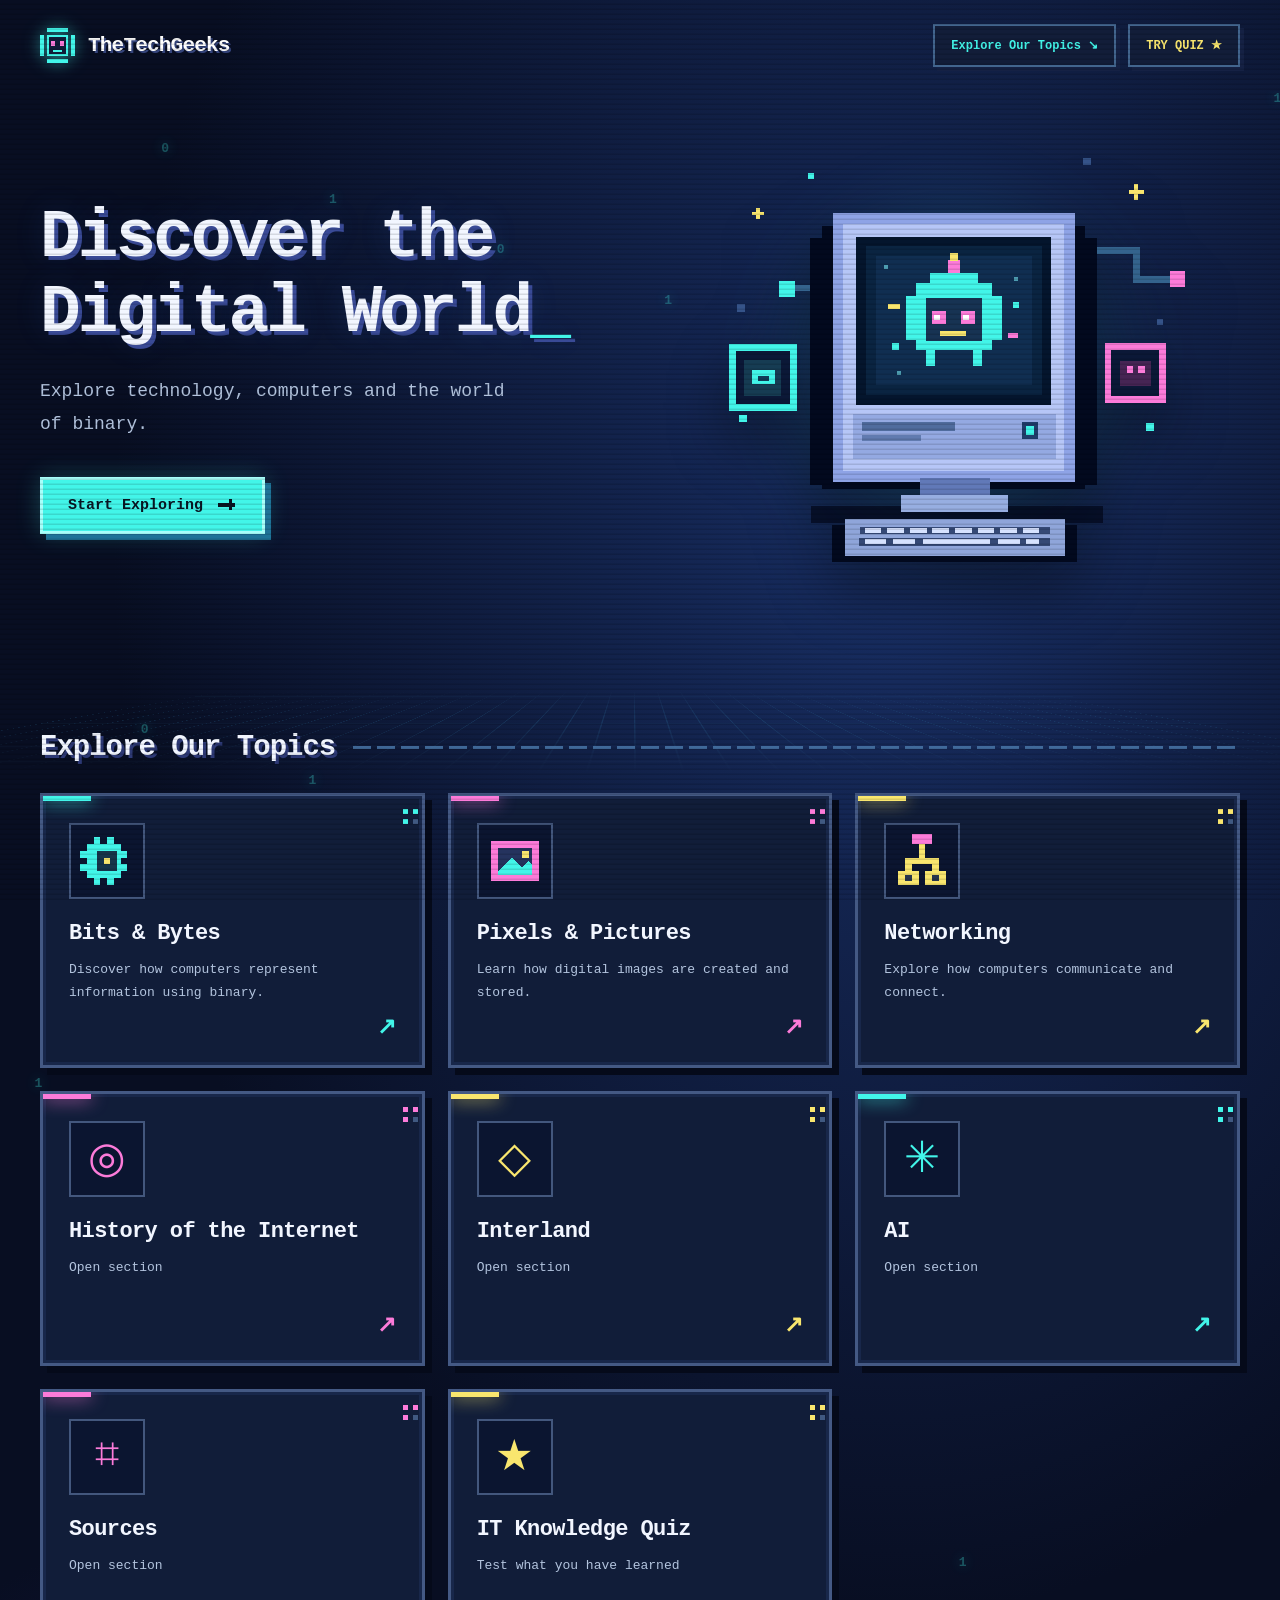
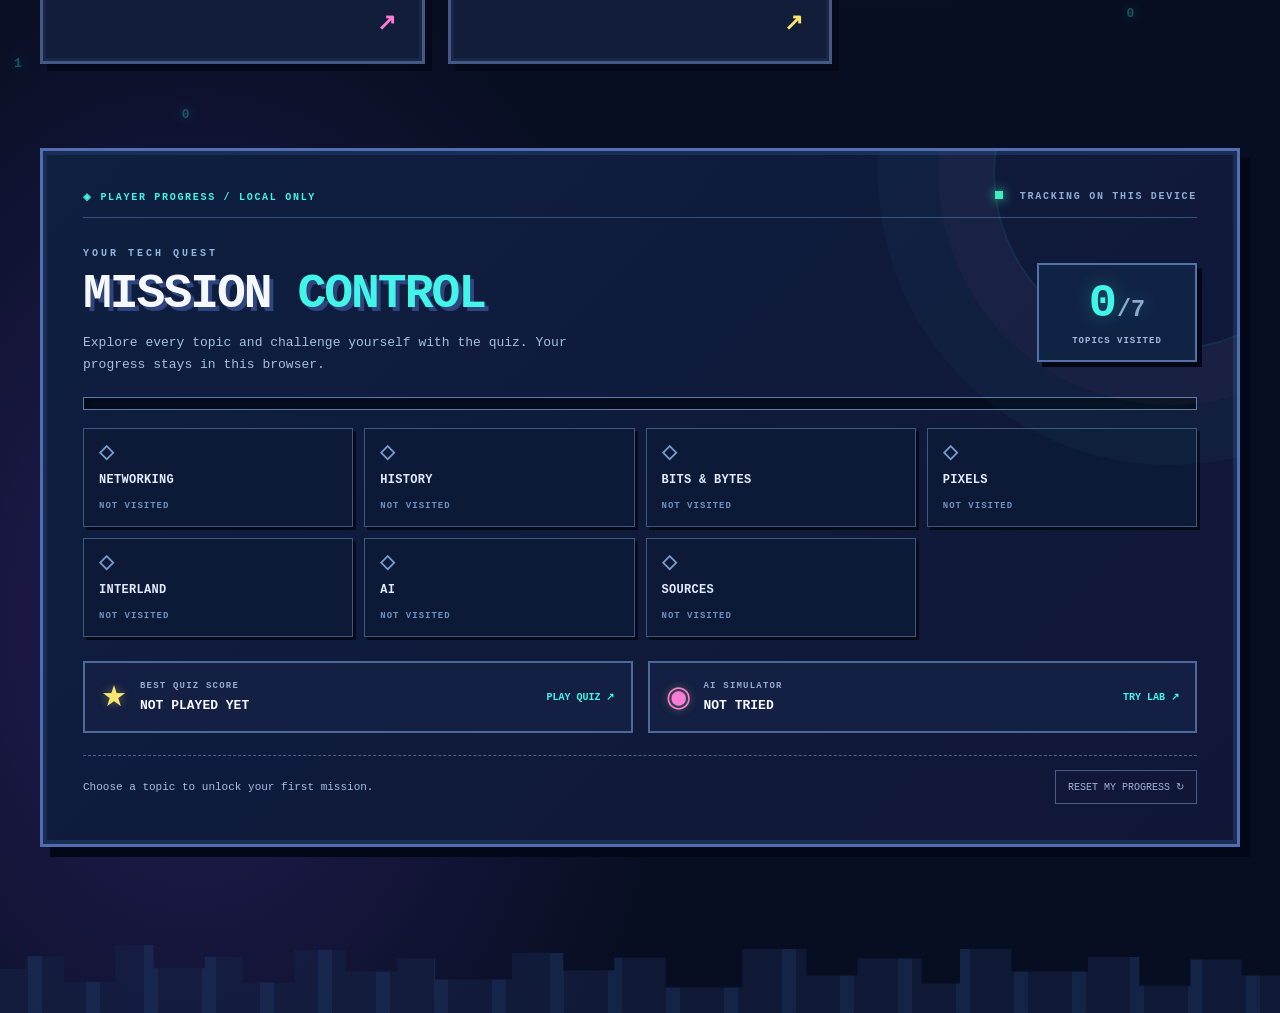
<file: index.html>
<!DOCTYPE html>

<html lang="en">
<head>
<meta charset="utf-8"/>
<meta content="width=device-width, initial-scale=1.0" name="viewport"/>
<meta content="#080e22" name="theme-color"/>
<title>TheTechGeeks</title>

<link href="style.css" rel="stylesheet"/><script src="binary-background.js" defer></script><script src="mission-control.js" defer></script></head>
<body>
<header class="topbar">
<a aria-label="TheTechGeeks" class="logo" href="index.html">
<svg aria-hidden="true" class="logo-icon" shape-rendering="crispEdges" viewbox="0 0 16 16">
<path d="M3 0h10v2H3zM0 3h2v10H0zm14 0h2v10h-2zM3 14h10v2H3zM3 3h10v10H3z" fill="#42f5e9"></path>
<path d="M4 4h8v8H4z" fill="#111d39"></path>
<path d="M5 6h2v2H5zm4 0h2v2H9z" fill="#fc7bd9"></path>
<path d="M6 10h4v1H6z" fill="#42f5e9"></path>
</svg>
      TheTechGeeks
    </a>

<div class="home-nav-actions"><a class="nav-link" href="#topics">Explore Our Topics ↘</a><a class="nav-link quiz-entry" href="quiz.html">TRY QUIZ ★</a></div></header>
<main class="world" id="top">
<div aria-hidden="true" class="grid-floor"></div>
<div aria-hidden="true" class="bits" id="bits"></div>
<section aria-labelledby="main-heading" class="hero">
<div class="hero-copy">
<h1 id="main-heading">Discover the Digital World</h1>
<p>Explore technology, computers and the world of binary.</p>
<a class="button" href="#topics">
          Start Exploring
          <svg aria-hidden="true" shape-rendering="crispEdges" viewbox="0 0 20 20"><path d="M2 8h10V4h3v4h3v3h-3v3h-3v-3H2z" fill="currentColor"></path></svg>
</a>
</div>
<div aria-hidden="true" class="hero-art">
<svg shape-rendering="crispEdges" viewbox="0 0 520 470" xmlns="http://www.w3.org/2000/svg">
<!-- pixel stars and satellites -->
<g class="star" fill="#f9e66e"><rect height="4" width="12" x="55" y="76"></rect><rect height="12" width="4" x="59" y="72"></rect><rect height="4" width="16" x="439" y="54"></rect><rect height="16" width="4" x="445" y="48"></rect></g>
<g class="star delay" fill="#42f5e9"><rect height="8" width="8" x="42" y="283"></rect><rect height="8" width="8" x="457" y="292"></rect><rect height="6" width="6" x="112" y="37"></rect></g>
<g fill="#355389"><rect height="8" width="8" x="40" y="170"></rect><rect height="6" width="6" x="468" y="186"></rect><rect height="8" width="8" x="393" y="21"></rect></g>
<!-- overhead pixel wiring -->
<path d="M92 154h44v-22h44M404 116h43v29h42" fill="none" stroke="#34638d" stroke-width="7"></path>
<rect fill="#42f5e9" height="16" width="16" x="83" y="147"></rect><rect fill="#fc7bd9" height="16" width="16" x="481" y="137"></rect>
<!-- monitor shadow -->
<rect fill="#020719" height="18" opacity=".7" width="298" x="115" y="376"></rect>
<!-- pixel computer frame -->
<rect fill="#02091e" height="252" width="293" x="114" y="103"></rect>
<rect fill="#02091e" height="268" width="269" x="126" y="91"></rect>
<rect fill="#8ea3e6" height="274" width="246" x="138" y="78"></rect>
<rect fill="#b6c6f7" height="252" width="225" x="148" y="89"></rect>
<rect fill="#04152d" height="171" width="199" x="161" y="102"></rect>
<rect fill="#0a2441" height="152" width="180" x="171" y="111"></rect>
<!-- screen contour and little stars -->
<rect fill="#102e51" height="132" width="160" x="181" y="121"></rect>
<rect fill="#4d9cb0" height="4" width="4" x="190" y="131"></rect><rect fill="#4d9cb0" height="4" width="4" x="322" y="143"></rect><rect fill="#4d9cb0" height="4" width="4" x="203" y="239"></rect>
<!-- pixel robot character -->
<rect fill="#42f5e9" height="10" width="48" x="237" y="139"></rect>
<rect fill="#42f5e9" height="68" width="78" x="222" y="149"></rect>
<rect fill="#42f5e9" height="45" width="10" x="212" y="162"></rect>
<rect fill="#42f5e9" height="45" width="10" x="300" y="162"></rect>
<rect fill="#42f5e9" height="16" width="10" x="232" y="217"></rect>
<rect fill="#42f5e9" height="16" width="10" x="280" y="217"></rect>
<rect fill="#173353" height="44" width="58" x="232" y="164"></rect>
<rect fill="#fc7bd9" height="14" width="14" x="239" y="177"></rect>
<rect fill="#fc7bd9" height="14" width="14" x="268" y="177"></rect>
<rect fill="#fff" height="6" width="6" x="241" y="181"></rect>
<rect fill="#fff" height="6" width="6" x="270" y="181"></rect>
<rect class="screen-pixel" fill="#f9e66e" height="5" width="26" x="247" y="198"></rect>
<rect fill="#fc7bd9" height="14" width="12" x="255" y="125"></rect>
<rect fill="#f9e66e" height="8" width="8" x="257" y="118"></rect>
<!-- neon on-screen accents -->
<rect fill="#f9e66e" height="5" width="12" x="194" y="170"></rect><rect fill="#fc7bd9" height="5" width="10" x="316" y="200"></rect>
<rect fill="#42f5e9" height="7" width="7" x="198" y="210"></rect><rect fill="#42f5e9" height="6" width="6" x="321" y="168"></rect>
<!-- front panel -->
<rect fill="#94a9e2" height="46" width="207" x="158" y="282"></rect>
<rect fill="#506c9e" height="9" width="95" x="167" y="291"></rect>
<rect fill="#617bb0" height="6" width="60" x="167" y="304"></rect>
<rect fill="#203d6b" height="17" width="17" x="330" y="291"></rect>
<rect fill="#42f5e9" height="9" width="9" x="334" y="295"></rect>
<!-- base stand -->
<rect fill="#6179b8" height="17" width="72" x="226" y="348"></rect>
<rect fill="#97aee1" height="17" width="109" x="207" y="365"></rect>
<!-- keyboard -->
<rect fill="#02091e" height="37" width="249" x="137" y="396"></rect>
<rect fill="#8fa5da" height="38" width="224" x="150" y="389"></rect>
<rect fill="#354976" height="7" width="194" x="165" y="398"></rect>
<rect fill="#354976" height="8" width="195" x="164" y="409"></rect>
<g fill="#d6e2ff"><rect height="5" width="17" x="170" y="399"></rect><rect height="5" width="17" x="193" y="399"></rect><rect height="5" width="17" x="216" y="399"></rect><rect height="5" width="17" x="239" y="399"></rect><rect height="5" width="17" x="262" y="399"></rect><rect height="5" width="17" x="285" y="399"></rect><rect height="5" width="17" x="308" y="399"></rect><rect height="5" width="17" x="331" y="399"></rect><rect height="5" width="22" x="170" y="410"></rect><rect height="5" width="22" x="199" y="410"></rect><rect height="5" width="69" x="229" y="410"></rect><rect height="5" width="22" x="306" y="410"></rect><rect height="5" width="14" x="334" y="410"></rect></g>
<!-- satellite pixel decorations -->
<g><rect fill="#0b1837" height="61" stroke="#42f5e9" stroke-width="7" width="62" x="35" y="215"></rect><rect fill="#163c53" height="37" width="38" x="47" y="227"></rect><rect fill="#42f5e9" height="14" width="23" x="55" y="238"></rect><rect fill="#103c59" height="5" width="11" x="61" y="244"></rect></g>
<g><rect fill="#0b1837" height="54" stroke="#fc7bd9" stroke-width="7" width="56" x="418" y="214"></rect><rect fill="#462554" height="26" width="32" x="430" y="228"></rect><rect fill="#fc7bd9" height="7" width="7" x="437" y="234"></rect><rect fill="#fc7bd9" height="7" width="7" x="449" y="234"></rect></g>
</svg>
</div>
</section>
<div class="section-wrap">
<section aria-labelledby="topics-heading" class="topics" id="topics">
<div class="section-head">
<h2 id="topics-heading">Explore Our Topics</h2>
<div aria-hidden="true" class="pixel-line"></div>
</div>
<div class="cards">
<a class="card card-cyan" href="bits-bytes.html">
<span aria-hidden="true" class="card-icon">
<svg shape-rendering="crispEdges" viewbox="0 0 16 16"><path d="M4 1h2v2h2V1h2v2h2v2h2v2h-2v2h2v2h-2v2h-2v2H8v-2H6v2H4v-2H2v-2H0V9h2V7H0V5h2V3h2z" fill="#42f5e9"></path><rect fill="#16354b" height="6" width="6" x="5" y="5"></rect><rect fill="#f9e66e" height="2" width="2" x="7" y="7"></rect></svg>
</span>
<h3>Bits &amp; Bytes</h3>
<p>Discover how computers represent information using binary.</p>
<span aria-hidden="true" class="corner-arrow">↗</span>
</a>
<a class="card card-pink" href="pixels-pictures.html">
<span aria-hidden="true" class="card-icon">
<svg shape-rendering="crispEdges" viewbox="0 0 16 16"><rect fill="#fc7bd9" height="12" width="14" x="1" y="2"></rect><rect fill="#25335e" height="8" width="10" x="3" y="4"></rect><rect fill="#f9e66e" height="2" width="2" x="10" y="5"></rect><path d="M3 11l4-4 3 3 2-2 1 1v3H3" fill="#42f5e9"></path></svg>
</span>
<h3>Pixels &amp; Pictures</h3>
<p>Learn how digital images are created and stored.</p>
<span aria-hidden="true" class="corner-arrow">↗</span>
</a>
<a class="card card-yellow" href="networking.html">
<span aria-hidden="true" class="card-icon">
<svg shape-rendering="crispEdges" viewbox="0 0 16 16"><path d="M7 1h2v2H7zM7 3h2v4H7zM3 7h10v2H3zM3 9h2v2H3zm8 0h2v2h-2zM1 11h6v4H1zm8 0h6v4H9z" fill="#f9e66e"></path><rect fill="#27354d" height="2" width="2" x="3" y="12"></rect><rect fill="#27354d" height="2" width="2" x="11" y="12"></rect><rect fill="#fc7bd9" height="3" width="6" x="5" y="0"></rect></svg>
</span>
<h3>Networking</h3>
<p>Explore how computers communicate and connect.</p>
<span aria-hidden="true" class="corner-arrow">↗</span>
</a>
<a class="card card-pink" href="history-of-the-internet.html"><span aria-hidden="true" class="card-icon" style="font-size:43px;color:var(--accent)">◎</span><h3>History of the Internet</h3><p>Open section</p><span aria-hidden="true" class="corner-arrow">↗</span></a><a class="card card-yellow" href="interland.html"><span aria-hidden="true" class="card-icon" style="font-size:43px;color:var(--accent)">◇</span><h3>Interland</h3><p>Open section</p><span aria-hidden="true" class="corner-arrow">↗</span></a><a class="card card-cyan" href="artificial-intelligence.html"><span aria-hidden="true" class="card-icon" style="font-size:43px;color:var(--accent)">✳</span><h3>AI</h3><p>Open section</p><span aria-hidden="true" class="corner-arrow">↗</span></a><a class="card card-pink" href="sources.html"><span aria-hidden="true" class="card-icon" style="font-size:43px;color:var(--accent)">⌗</span><h3>Sources</h3><p>Open section</p><span aria-hidden="true" class="corner-arrow">↗</span></a><a class="card card-yellow" href="quiz.html"><span class="card-icon" style="font-size:43px;color:var(--accent)" aria-hidden="true">★</span><h3>IT Knowledge Quiz</h3><p>Test what you have learned</p><span class="corner-arrow" aria-hidden="true">↗</span></a></div>
</section>
</div>

<section class="mission-control" id="mission-control" aria-labelledby="mission-heading">
  <div class="mission-topline"><span class="mission-kicker">◈ PLAYER PROGRESS / LOCAL ONLY</span><span class="mission-online"><i></i> TRACKING ON THIS DEVICE</span></div>
  <div class="mission-heading-row"><div><p class="mission-pretitle">YOUR TECH QUEST</p><h2 id="mission-heading">MISSION <span>CONTROL</span></h2><p class="mission-description">Explore every topic and challenge yourself with the quiz. Your progress stays in this browser.</p></div><div class="mission-total" aria-live="polite"><strong id="mission-count">0<span>/7</span></strong><small>TOPICS VISITED</small></div></div>
  <div class="mission-meter" role="progressbar" aria-label="Topics visited" aria-valuemin="0" aria-valuemax="7" aria-valuenow="0" id="mission-progress"><span id="mission-meter-fill"></span></div>
  <div class="mission-grid" id="mission-grid" aria-label="Topics to explore">
    <a class="mission-item" href="networking.html" data-mission-topic="networking.html"><span class="mission-status" aria-hidden="true">◇</span><span>NETWORKING</span><small>NOT VISITED</small></a>
    <a class="mission-item" href="history-of-the-internet.html" data-mission-topic="history-of-the-internet.html"><span class="mission-status" aria-hidden="true">◇</span><span>HISTORY</span><small>NOT VISITED</small></a>
    <a class="mission-item" href="bits-bytes.html" data-mission-topic="bits-bytes.html"><span class="mission-status" aria-hidden="true">◇</span><span>BITS &amp; BYTES</span><small>NOT VISITED</small></a>
    <a class="mission-item" href="pixels-pictures.html" data-mission-topic="pixels-pictures.html"><span class="mission-status" aria-hidden="true">◇</span><span>PIXELS</span><small>NOT VISITED</small></a>
    <a class="mission-item" href="interland.html" data-mission-topic="interland.html"><span class="mission-status" aria-hidden="true">◇</span><span>INTERLAND</span><small>NOT VISITED</small></a>
    <a class="mission-item" href="artificial-intelligence.html" data-mission-topic="artificial-intelligence.html"><span class="mission-status" aria-hidden="true">◇</span><span>AI</span><small>NOT VISITED</small></a>
    <a class="mission-item" href="sources.html" data-mission-topic="sources.html"><span class="mission-status" aria-hidden="true">◇</span><span>SOURCES</span><small>NOT VISITED</small></a>
  </div>
  <div class="mission-bottom"><div class="mission-best"><span class="mission-best-icon" aria-hidden="true">★</span><div><small>BEST QUIZ SCORE</small><strong id="mission-quiz-best">NOT PLAYED YET</strong></div><a href="quiz.html">PLAY QUIZ ↗</a></div><div class="mission-ai-status"><span aria-hidden="true">◉</span><div><small>AI SIMULATOR</small><strong id="mission-ai-state">NOT TRIED</strong></div><a href="artificial-intelligence.html#ai-lab">TRY LAB ↗</a></div></div>
  <div class="mission-footer"><p id="mission-message" role="status">Start exploring to unlock your first topic.</p><button id="mission-reset" type="button">RESET MY PROGRESS ↻</button></div>
</section>
<div aria-hidden="true" class="bottom-decor"></div>
</main>

<script>
    // Decorative binary bits only. No assessment text is changed by this script.
    const bitField = document.getElementById('bits');
    if (bitField && !window.matchMedia('(prefers-reduced-motion: reduce)').matches) {
      for (let i = 0; i < 26; i++) {
        const bit = document.createElement('span');
        bit.className = 'bit';
        bit.textContent = i % 2 === 0 ? '0' : '1';
        bit.style.left = `${(i * 37.7 + 11) % 100}%`;
        bit.style.top = `${(i * 29 + 25) % 85}%`;
        bit.style.setProperty('--duration', `${11 + (i % 7) * 2}s`);
        bit.style.setProperty('--delay', `${-i * 0.8}s`);
        bitField.appendChild(bit);
      }
    }


  </script>
</body>
</html>
</file>
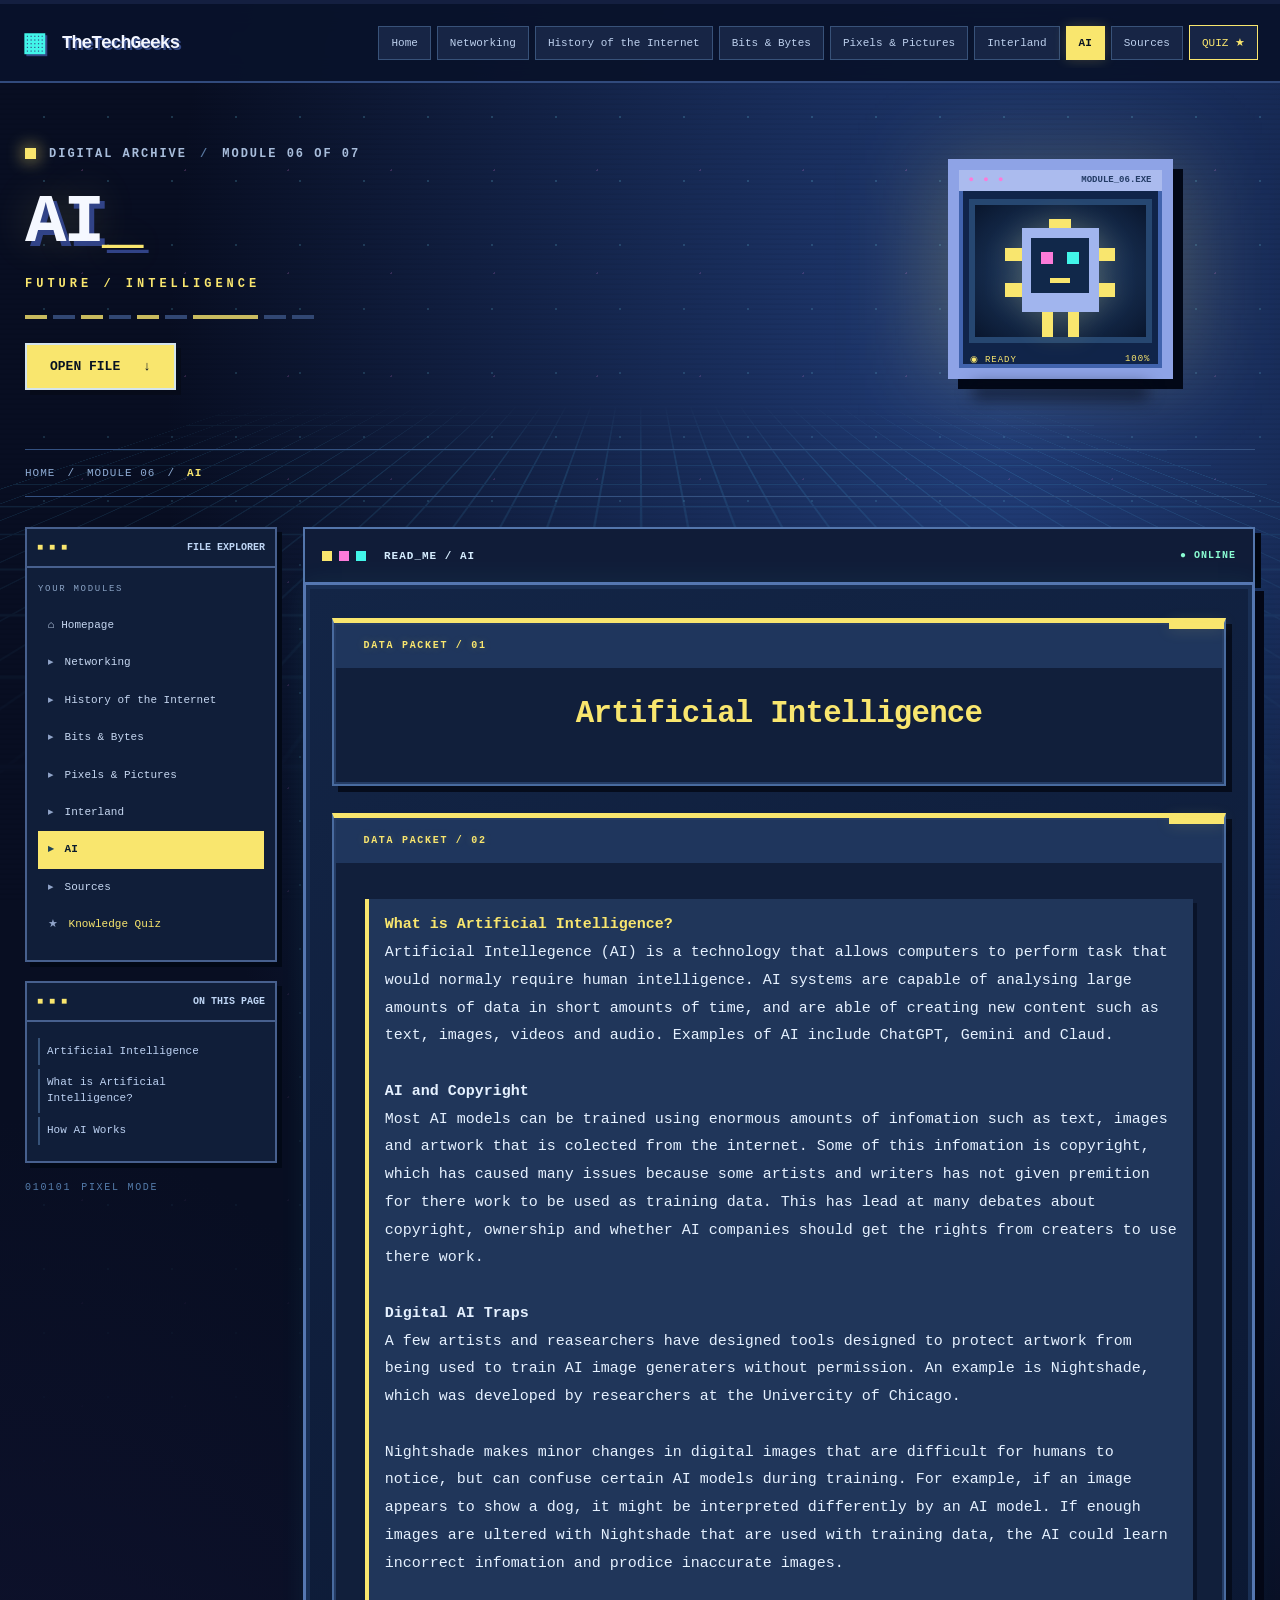
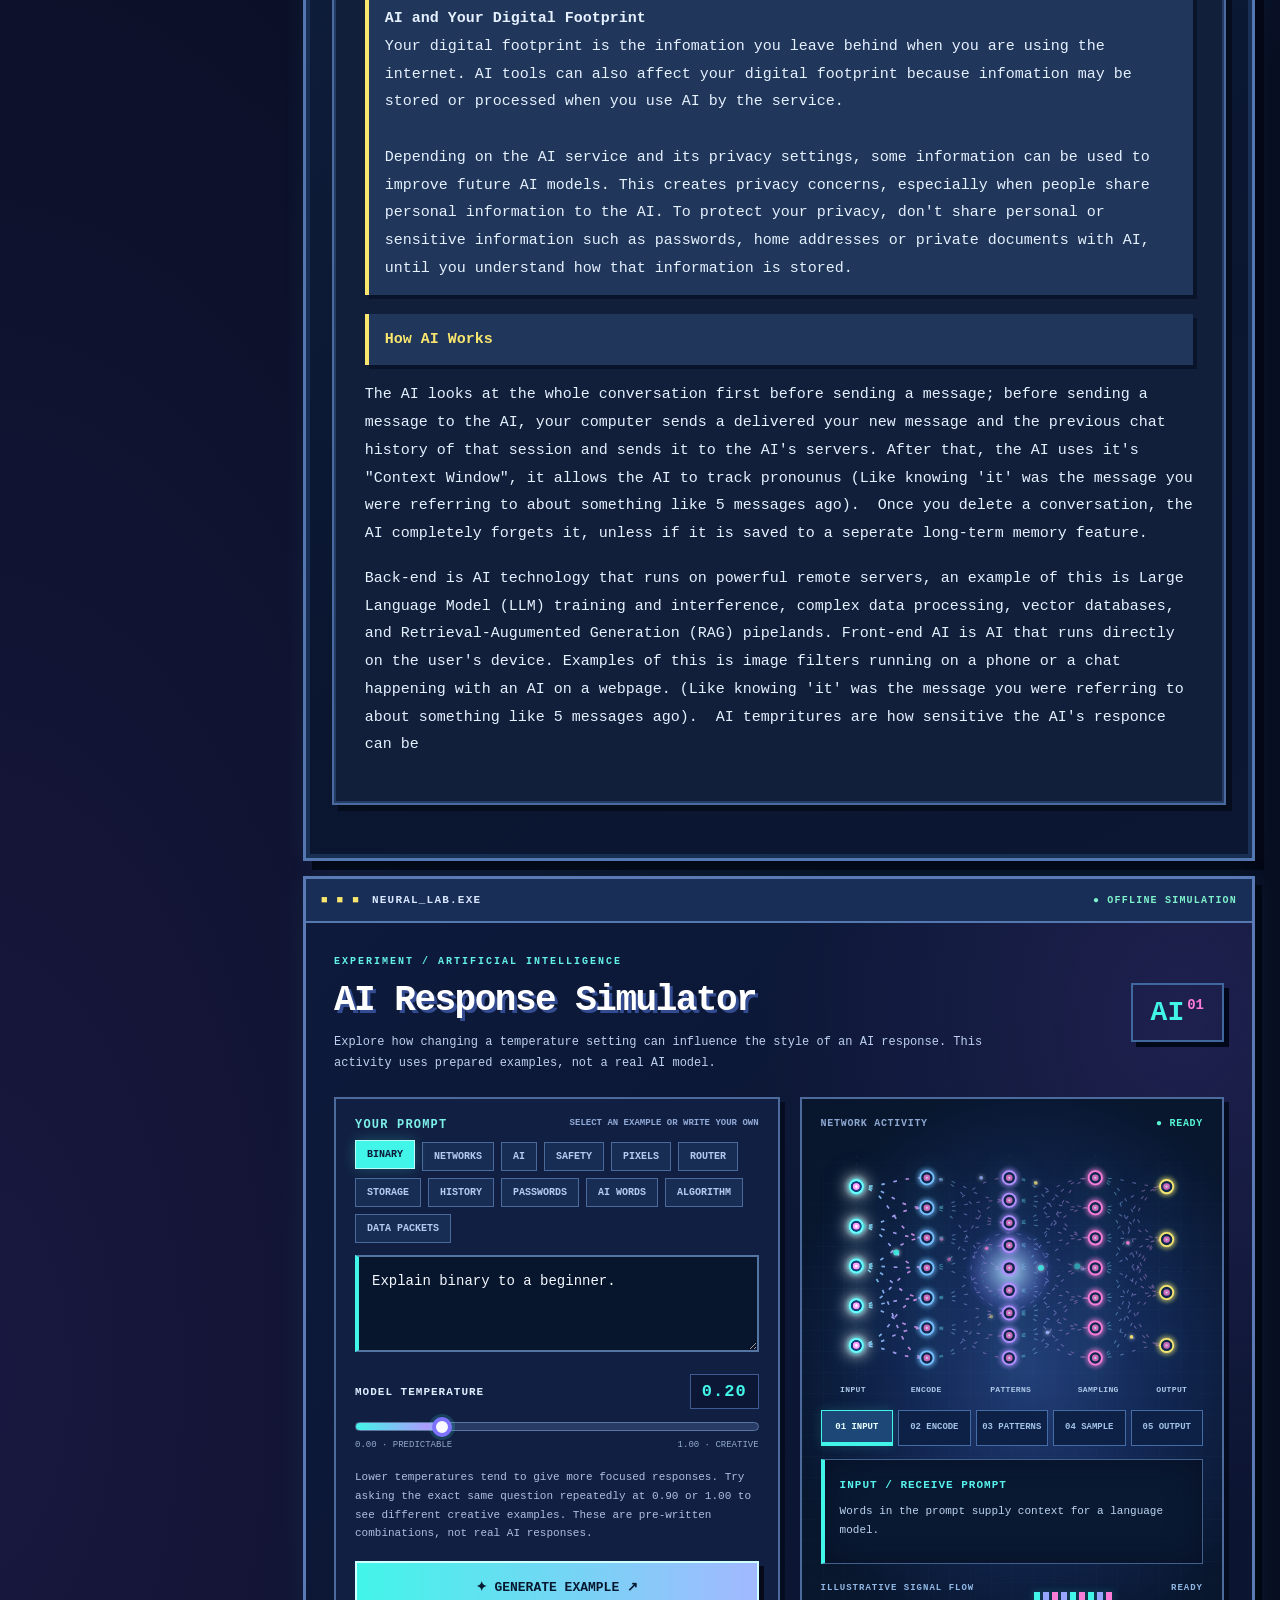
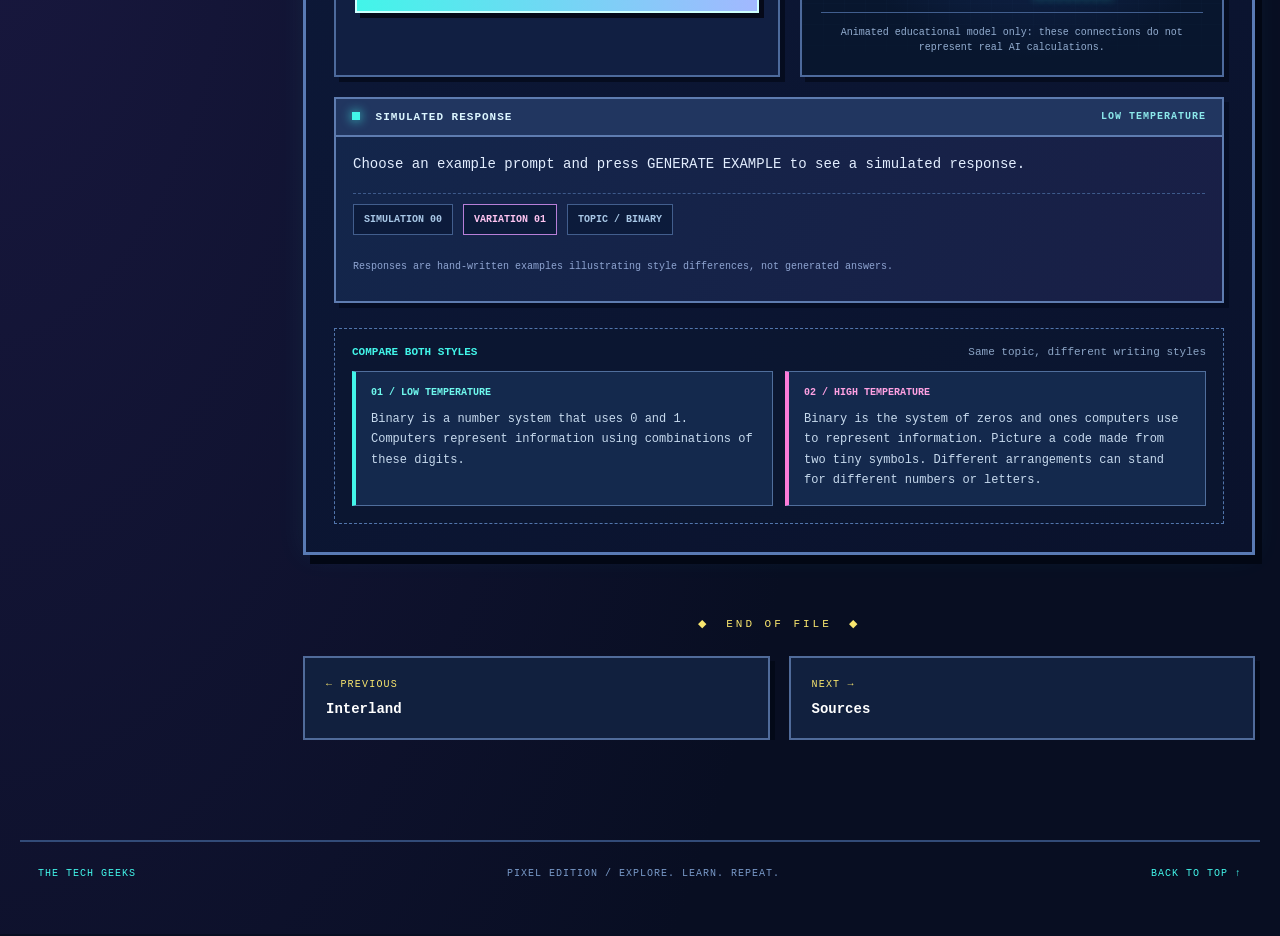
<file: artificial-intelligence.html>
<!DOCTYPE html>
<html lang="en"><head><meta charset="utf-8"><meta name="viewport" content="width=device-width, initial-scale=1"><meta name="theme-color" content="#080e22"><title>AI | TheTechGeeks</title><link rel="stylesheet" href="style.css"><script src="topic.js" defer></script><script src="binary-background.js" defer></script><script src="mission-control.js" defer></script><script src="ai-simulator.js" defer></script></head>
<body class="topic-page module-yellow" id="top">
<div class="reading-progress" aria-hidden="true"><span id="reading-progress-bar"></span></div>
<header class="topic-nav"><div class="topic-nav-inner"><a href="index.html" class="topic-logo" aria-label="TheTechGeeks homepage"><span class="tiny-chip" aria-hidden="true">▦</span> TheTechGeeks</a><nav class="topic-links" aria-label="Main navigation"><a href="index.html">Home</a><a href="networking.html">Networking</a><a href="history-of-the-internet.html">History of the Internet</a><a href="bits-bytes.html">Bits &amp; Bytes</a><a href="pixels-pictures.html">Pixels &amp; Pictures</a><a href="interland.html">Interland</a><a href="artificial-intelligence.html" aria-current="page" class="current">AI</a><a href="sources.html">Sources</a><a class="quiz-nav-cta" href="quiz.html">QUIZ ★</a></nav></div></header>
<main class="topic-world"><div class="topic-stars" aria-hidden="true"></div><div class="topic-grid" aria-hidden="true"></div>
<section class="module-hero" aria-labelledby="module-heading"><div class="module-headline"><div class="module-signal"><span class="live-light"></span> DIGITAL ARCHIVE <span class="signal-div">/</span> MODULE 06 OF 07</div><h1 id="module-heading" class="heading">AI<span aria-hidden="true" class="cursor">_</span></h1><div class="module-prompt">FUTURE / INTELLIGENCE</div><div class="hero-trace" aria-hidden="true"><b></b><b></b><b></b><b></b><b></b><b></b><b></b><b></b><b></b></div><a class="start-reading" href="#content-start">OPEN FILE <span aria-hidden="true">↓</span></a></div>
<div class="module-sprite" aria-hidden="true"><div class="sprite-halo"></div><div class="sprite-frame"><div class="sprite-top"><span>● ● ●</span><strong>MODULE_06.EXE</strong></div><div class="sprite-screen"><svg viewBox="0 0 96 96" shape-rendering="crispEdges" aria-hidden="true"><rect x="20" y="17" width="56" height="61" fill="#a1b5ee"/><rect x="27" y="24" width="42" height="40" fill="#11284a"/><rect x="34" y="34" width="9" height="9" fill="#fc7bd9"/><rect x="53" y="34" width="9" height="9" fill="#42f5e9"/><rect x="41" y="53" width="14" height="4" fill="#f9e66e"/><path d="M40 10h16v7H40zM8 31h12v10H8zm0 26h12v10H8zm68-26h12v10H76zm0 26h12v10H76zm-41 47v-26h8v26zm19 0v-26h8v26z" fill="#f9e66e"/></svg></div><div class="sprite-status"><span>◉ READY</span><span>100%</span></div></div><div class="sprite-shadow"></div></div></section>
<div class="chapter-route"><span>HOME</span><span aria-hidden="true">/</span><span>MODULE 06</span><span aria-hidden="true">/</span><strong>AI</strong></div>
<section class="reading-layout" id="content-start" aria-label="Assessment information"><aside class="reading-aside" aria-label="Section navigation"><div class="aside-panel"><div class="aside-bar"><span aria-hidden="true">■ ■ ■</span><span>FILE EXPLORER</span></div><div class="aside-body"><span class="aside-label">YOUR MODULES</span><a href="index.html" class="tree-home">⌂ Homepage</a><a class="tree-link" href="networking.html"><span class="tree-dot">▸</span> Networking</a><a class="tree-link" href="history-of-the-internet.html"><span class="tree-dot">▸</span> History of the Internet</a><a class="tree-link" href="bits-bytes.html"><span class="tree-dot">▸</span> Bits &amp; Bytes</a><a class="tree-link" href="pixels-pictures.html"><span class="tree-dot">▸</span> Pixels &amp; Pictures</a><a class="tree-link" href="interland.html"><span class="tree-dot">▸</span> Interland</a><a class="tree-link selected" href="artificial-intelligence.html"><span class="tree-dot">▸</span> AI</a><a class="tree-link" href="sources.html"><span class="tree-dot">▸</span> Sources</a><a class="tree-link bonus-quiz-link" href="quiz.html"><span class="tree-dot">★</span> Knowledge Quiz</a></div></div><div class="aside-panel outline-panel"><div class="aside-bar"><span aria-hidden="true">■ ■ ■</span><span>ON THIS PAGE</span></div><div class="aside-body"><ol id="topic-outline" class="topic-outline"><li>Contents loading</li></ol></div></div><div class="aside-chips" aria-hidden="true"><span>010101</span><span>PIXEL MODE</span></div></aside>
<div class="reader-main"><div class="reader-titlebar"><div class="reader-window-dots" aria-hidden="true"><i></i><i></i><i></i></div><span>READ_ME / AI</span><span class="reader-ready">● ONLINE</span></div><article class="original-content" id="original-content"><!-- ORIGINAL_CONTENT_START -->
<div class="original-section">
<h1 id="h.7q62ftziizna" dir="ltr" class="zfr3Q duRjpb CDt4Ke " style="text-align: center;"><span class="C9DxTc " style="">Artificial Intelligence</span></h1></div>
<div class="original-section">
<p  dir="ltr" class="zfr3Q CDt4Ke " style=""><span class="C9DxTc " style="font-family: Montserrat, Arial; font-weight: 700;">What is Artificial Intelligence?</span><span class="C9DxTc " style=""><br></span><span class="C9DxTc " style="">Artificial Intellegence (AI) is a technology that allows computers to perform task that would normaly require human intelligence. AI systems are capable of analysing large amounts of data in short amounts of time, and are able of creating new content such as text, images, videos and audio. Examples of AI include ChatGPT, Gemini and Claud.</span><span class="C9DxTc " style=""><br></span><span class="C9DxTc " style="font-family: Montserrat, Arial; font-weight: 700;"><br></span><span class="C9DxTc " style="font-family: Montserrat, Arial; font-weight: 700;">AI and Copyright</span><span class="C9DxTc " style=""><br></span><span class="C9DxTc " style="">Most AI models can be trained using enormous amounts of infomation such as text, images and artwork that is colected from the internet. Some of this infomation is copyright, which has caused many issues because some artists and writers has not given premition for there work to be used as training data. This has lead at many debates about copyright, ownership and whether AI companies should get the rights from creaters to use there work.</span><span class="C9DxTc " style=""><br></span><span class="C9DxTc " style=""><br></span><span class="C9DxTc " style="font-family: Montserrat, Arial; font-weight: 700;">Digital AI Traps</span><span class="C9DxTc " style=""><br></span><span class="C9DxTc " style="">A few artists and reasearchers have designed tools designed to protect artwork from being used to train AI image generaters without permission. An example is Nightshade, which was developed by researchers at the Univercity of Chicago.</span><span class="C9DxTc " style=""><br></span><span class="C9DxTc " style=""><br></span><span class="C9DxTc " style="">Nightshade makes minor changes in digital images that are difficult for humans to notice, but can confuse certain AI models during training. For example, if an image appears to show a dog, it might be interpreted differently by an AI model. If enough images are ultered with Nightshade that are used with training data, the AI could learn incorrect infomation and prodice inaccurate images.</span><span class="C9DxTc " style=""><br></span><span class="C9DxTc " style=""><br></span><span class="C9DxTc " style="font-family: Montserrat, Arial; font-weight: 700;">AI and Your Digital Footprint</span><span class="C9DxTc " style=""><br></span><span class="C9DxTc " style="">Your digital footprint is the infomation you leave behind when you are using the internet. AI tools can also affect your digital footprint because infomation may be stored or processed when you use AI by the service.</span><span class="C9DxTc " style=""><br></span><span class="C9DxTc " style=""><br></span><span class="C9DxTc " style="">Depending on the AI service and its privacy settings, some information can be used to improve future AI models. This creates privacy concerns, especially when people share personal information to the AI. To protect your privacy, don&#39;t share personal or sensitive information such as passwords, home addresses or private documents with AI, until you understand how that information is stored.</span></p>
<p  dir="ltr" class="zfr3Q CDt4Ke " style=""><span class="C9DxTc " style="font-family: Montserrat, Arial; font-weight: 700;">How AI Works</span></p>
<p  dir="ltr" class="zfr3Q CDt4Ke " style="text-align: left;"><span class="C9DxTc " style="font-variant: normal;">The AI looks at the whole conversation first before sending a message</span><span class="C9DxTc " style="">; before sending a message to the AI, your computer sends a delivered your new message and the previous chat history of that session and sends it to the AI&#39;s servers. After that, the AI uses it&#39;s &quot;Context Window&quot;, it allows the AI to track pronounus </span><span class="C9DxTc " style="font-variant: normal;">(Like knowing &#39;it&#39; was the message you were referring to about something like 5 messages ago). </span><span class="C9DxTc " style=""> Once you delete a conversation, the AI completely forgets it, unless if it is saved to a seperate long-term memory feature.</span></p>
<p  dir="ltr" class="zfr3Q CDt4Ke " style="text-align: left;"><span class="C9DxTc " style="font-variant: normal;">Back-end is AI technology that runs on powerful remote servers</span><span class="C9DxTc " style="">, an example of this is Large Language Model (LLM) training and interference, complex data processing, vector databases, and Retrieval-Augumented Generation (RAG) pipelands. Front-end AI is AI that runs directly on the user&#39;s device. Examples of this is image filters running on a phone or a chat happening with an AI on a webpage. (Like knowing &#39;it&#39; was the message you were referring to about something like 5 messages ago).  AI tempritures are how sensitive the AI&#39;s responce can be</span></p></div>
<!-- ORIGINAL_CONTENT_END --></article>
<!-- V14 interactive teaching demonstration (not part of original imported assessment text) -->
<section class="demo-station ai-lab" id="ai-lab" aria-labelledby="ai-lab-heading">
  <div class="demo-bar"><span aria-hidden="true">■ ■ ■</span><strong>NEURAL_LAB.EXE</strong><span class="demo-live">● OFFLINE SIMULATION</span></div>
  <div class="demo-body">
    <div class="ai-lab-intro">
      <div><span class="demo-eyebrow">EXPERIMENT / ARTIFICIAL INTELLIGENCE</span><h2 id="ai-lab-heading">AI Response Simulator</h2>
        <p>Explore how changing a temperature setting can influence the style of an AI response. This activity uses prepared examples, not a real AI model.</p></div>
      <span class="ai-lab-chip" aria-hidden="true">AI<span>01</span></span>
    </div>
    <div class="ai-simulator-grid">
      <div class="ai-control-panel">
        <label class="ai-label" for="ai-prompt">YOUR PROMPT <small>SELECT AN EXAMPLE OR WRITE YOUR OWN</small></label>
        <div class="ai-examples" role="group" aria-label="Example prompts">
          <button type="button" class="ai-example" data-ai-prompt="Explain binary to a beginner.">BINARY</button>
          <button type="button" class="ai-example" data-ai-prompt="How does a computer network work?">NETWORKS</button>
          <button type="button" class="ai-example" data-ai-prompt="What is artificial intelligence?">AI</button>
          <button type="button" class="ai-example" data-ai-prompt="Why is internet safety important?">SAFETY</button>
          <button type="button" class="ai-example" data-ai-prompt="Explain how pixels make an image.">PIXELS</button>
          <button type="button" class="ai-example" data-ai-prompt="What does a router do?">ROUTER</button>
          <button type="button" class="ai-example" data-ai-prompt="How does a computer store data?">STORAGE</button>
          <button type="button" class="ai-example" data-ai-prompt="What was ARPANET?">HISTORY</button>
          <button type="button" class="ai-example" data-ai-prompt="How do I make a strong password?">PASSWORDS</button>
          <button type="button" class="ai-example" data-ai-prompt="How does AI choose words?">AI WORDS</button>
          <button type="button" class="ai-example" data-ai-prompt="What is a computer algorithm?">ALGORITHM</button>
          <button type="button" class="ai-example" data-ai-prompt="Explain how data travels across the internet.">DATA PACKETS</button>
        </div>
        <textarea id="ai-prompt" rows="3" maxlength="250" spellcheck="false">Explain binary to a beginner.</textarea>
        <div class="ai-temperature-heading"><label for="ai-temperature">MODEL TEMPERATURE</label><output for="ai-temperature" id="ai-temperature-value">0.20</output></div>
        <input id="ai-temperature" type="range" min="0" max="100" step="5" value="20" aria-describedby="ai-temperature-note" />
        <div class="ai-temp-scale"><span>0.00 · PREDICTABLE</span><span>1.00 · CREATIVE</span></div>
        <p id="ai-temperature-note" class="ai-helper">Lower temperatures tend to give more focused responses. Try asking the exact same question repeatedly at 0.90 or 1.00 to see different creative examples. These are pre-written combinations, not real AI responses.</p>
        <button class="ai-generate" id="ai-generate" type="button"><span aria-hidden="true">✦</span> GENERATE EXAMPLE <span aria-hidden="true">↗</span></button>
      </div>
      <div class="ai-brain-panel">
        <div class="ai-brain-top"><span>NETWORK ACTIVITY</span><span id="ai-brain-status">● READY</span></div>
        <svg id="ai-neural-art" class="ai-neural-art ai-neural-v15" viewBox="0 0 520 355" role="img" aria-label="Illustration showing five neural processing stages, moving signals and connected neurons. This is not a live artificial intelligence model.">
<defs>
  <linearGradient id="aiV15Beam"><stop offset="0%" stop-color="#42f5e9"/><stop offset="47%" stop-color="#9faaff"/><stop offset="100%" stop-color="#fc7bd9"/></linearGradient>
  <radialGradient id="aiV15Core"><stop stop-color="#b7faff" stop-opacity=".8"/><stop offset="100%" stop-color="#6d56f7" stop-opacity="0"/></radialGradient>
  <filter id="aiV15Glow"><feGaussianBlur stdDeviation="4" result="blur"/><feMerge><feMergeNode in="blur"/><feMergeNode in="SourceGraphic"/></feMerge></filter>
</defs>
<g class="neural-diagram-grid"><path d="M48 20 V337"/><path d="M144 20 V337"/><path d="M256 20 V337"/><path d="M373 20 V337"/><path d="M470 20 V337"/><path d="M18 177 H502"/></g>
<g class="ai-neural-edges"><path class="neural-synapse" data-path="0" d="M48.0 62.0 C96.0 62.0, 96.0 50.0, 144.0 50.0"/><path class="neural-synapse" data-path="0" d="M48.0 62.0 C96.0 62.0, 96.0 90.8, 144.0 90.8"/><path class="neural-synapse" data-path="0" d="M48.0 62.0 C96.0 62.0, 96.0 131.7, 144.0 131.7"/><path class="neural-synapse" data-path="0" d="M48.0 116.0 C96.0 116.0, 96.0 131.7, 144.0 131.7"/><path class="neural-synapse" data-path="0" d="M48.0 116.0 C96.0 116.0, 96.0 90.8, 144.0 90.8"/><path class="neural-synapse" data-path="0" d="M48.0 116.0 C96.0 116.0, 96.0 172.5, 144.0 172.5"/><path class="neural-synapse" data-path="0" d="M48.0 170.0 C96.0 170.0, 96.0 172.5, 144.0 172.5"/><path class="neural-synapse" data-path="0" d="M48.0 170.0 C96.0 170.0, 96.0 131.7, 144.0 131.7"/><path class="neural-synapse" data-path="0" d="M48.0 170.0 C96.0 170.0, 96.0 213.3, 144.0 213.3"/><path class="neural-synapse" data-path="0" d="M48.0 170.0 C96.0 170.0, 96.0 295.0, 144.0 295.0"/><path class="neural-synapse" data-path="0" d="M48.0 224.0 C96.0 224.0, 96.0 213.3, 144.0 213.3"/><path class="neural-synapse" data-path="0" d="M48.0 224.0 C96.0 224.0, 96.0 254.2, 144.0 254.2"/><path class="neural-synapse" data-path="0" d="M48.0 224.0 C96.0 224.0, 96.0 172.5, 144.0 172.5"/><path class="neural-synapse" data-path="0" d="M48.0 278.0 C96.0 278.0, 96.0 295.0, 144.0 295.0"/><path class="neural-synapse" data-path="0" d="M48.0 278.0 C96.0 278.0, 96.0 254.2, 144.0 254.2"/><path class="neural-synapse" data-path="0" d="M48.0 278.0 C96.0 278.0, 96.0 213.3, 144.0 213.3"/><path class="neural-synapse" data-path="1" d="M144.0 50.0 C200.0 50.0, 200.0 50.0, 256.0 50.0"/><path class="neural-synapse" data-path="1" d="M144.0 50.0 C200.0 50.0, 200.0 80.6, 256.0 80.6"/><path class="neural-synapse" data-path="1" d="M144.0 50.0 C200.0 50.0, 200.0 111.2, 256.0 111.2"/><path class="neural-synapse" data-path="1" d="M144.0 90.8 C200.0 90.8, 200.0 80.6, 256.0 80.6"/><path class="neural-synapse" data-path="1" d="M144.0 90.8 C200.0 90.8, 200.0 111.2, 256.0 111.2"/><path class="neural-synapse" data-path="1" d="M144.0 90.8 C200.0 90.8, 200.0 50.0, 256.0 50.0"/><path class="neural-synapse" data-path="1" d="M144.0 90.8 C200.0 90.8, 200.0 172.5, 256.0 172.5"/><path class="neural-synapse" data-path="1" d="M144.0 131.7 C200.0 131.7, 200.0 141.9, 256.0 141.9"/><path class="neural-synapse" data-path="1" d="M144.0 131.7 C200.0 131.7, 200.0 111.2, 256.0 111.2"/><path class="neural-synapse" data-path="1" d="M144.0 131.7 C200.0 131.7, 200.0 172.5, 256.0 172.5"/><path class="neural-synapse" data-path="1" d="M144.0 172.5 C200.0 172.5, 200.0 172.5, 256.0 172.5"/><path class="neural-synapse" data-path="1" d="M144.0 172.5 C200.0 172.5, 200.0 141.9, 256.0 141.9"/><path class="neural-synapse" data-path="1" d="M144.0 172.5 C200.0 172.5, 200.0 203.1, 256.0 203.1"/><path class="neural-synapse" data-path="1" d="M144.0 172.5 C200.0 172.5, 200.0 80.6, 256.0 80.6"/><path class="neural-synapse" data-path="1" d="M144.0 213.3 C200.0 213.3, 200.0 203.1, 256.0 203.1"/><path class="neural-synapse" data-path="1" d="M144.0 213.3 C200.0 213.3, 200.0 233.8, 256.0 233.8"/><path class="neural-synapse" data-path="1" d="M144.0 213.3 C200.0 213.3, 200.0 172.5, 256.0 172.5"/><path class="neural-synapse" data-path="1" d="M144.0 254.2 C200.0 254.2, 200.0 264.4, 256.0 264.4"/><path class="neural-synapse" data-path="1" d="M144.0 254.2 C200.0 254.2, 200.0 233.8, 256.0 233.8"/><path class="neural-synapse" data-path="1" d="M144.0 254.2 C200.0 254.2, 200.0 295.0, 256.0 295.0"/><path class="neural-synapse" data-path="1" d="M144.0 295.0 C200.0 295.0, 200.0 295.0, 256.0 295.0"/><path class="neural-synapse" data-path="1" d="M144.0 295.0 C200.0 295.0, 200.0 264.4, 256.0 264.4"/><path class="neural-synapse" data-path="1" d="M144.0 295.0 C200.0 295.0, 200.0 233.8, 256.0 233.8"/><path class="neural-synapse" data-path="2" d="M256.0 50.0 C314.5 50.0, 314.5 50.0, 373.0 50.0"/><path class="neural-synapse" data-path="2" d="M256.0 50.0 C314.5 50.0, 314.5 90.8, 373.0 90.8"/><path class="neural-synapse" data-path="2" d="M256.0 50.0 C314.5 50.0, 314.5 131.7, 373.0 131.7"/><path class="neural-synapse" data-path="2" d="M256.0 80.6 C314.5 80.6, 314.5 90.8, 373.0 90.8"/><path class="neural-synapse" data-path="2" d="M256.0 80.6 C314.5 80.6, 314.5 50.0, 373.0 50.0"/><path class="neural-synapse" data-path="2" d="M256.0 80.6 C314.5 80.6, 314.5 131.7, 373.0 131.7"/><path class="neural-synapse" data-path="2" d="M256.0 111.2 C314.5 111.2, 314.5 90.8, 373.0 90.8"/><path class="neural-synapse" data-path="2" d="M256.0 111.2 C314.5 111.2, 314.5 131.7, 373.0 131.7"/><path class="neural-synapse" data-path="2" d="M256.0 111.2 C314.5 111.2, 314.5 50.0, 373.0 50.0"/><path class="neural-synapse" data-path="2" d="M256.0 141.9 C314.5 141.9, 314.5 131.7, 373.0 131.7"/><path class="neural-synapse" data-path="2" d="M256.0 141.9 C314.5 141.9, 314.5 172.5, 373.0 172.5"/><path class="neural-synapse" data-path="2" d="M256.0 141.9 C314.5 141.9, 314.5 90.8, 373.0 90.8"/><path class="neural-synapse" data-path="2" d="M256.0 172.5 C314.5 172.5, 314.5 172.5, 373.0 172.5"/><path class="neural-synapse" data-path="2" d="M256.0 172.5 C314.5 172.5, 314.5 131.7, 373.0 131.7"/><path class="neural-synapse" data-path="2" d="M256.0 172.5 C314.5 172.5, 314.5 213.3, 373.0 213.3"/><path class="neural-synapse" data-path="2" d="M256.0 172.5 C314.5 172.5, 314.5 50.0, 373.0 50.0"/><path class="neural-synapse" data-path="2" d="M256.0 203.1 C314.5 203.1, 314.5 213.3, 373.0 213.3"/><path class="neural-synapse" data-path="2" d="M256.0 203.1 C314.5 203.1, 314.5 172.5, 373.0 172.5"/><path class="neural-synapse" data-path="2" d="M256.0 203.1 C314.5 203.1, 314.5 254.2, 373.0 254.2"/><path class="neural-synapse" data-path="2" d="M256.0 233.8 C314.5 233.8, 314.5 213.3, 373.0 213.3"/><path class="neural-synapse" data-path="2" d="M256.0 233.8 C314.5 233.8, 314.5 254.2, 373.0 254.2"/><path class="neural-synapse" data-path="2" d="M256.0 233.8 C314.5 233.8, 314.5 172.5, 373.0 172.5"/><path class="neural-synapse" data-path="2" d="M256.0 233.8 C314.5 233.8, 314.5 295.0, 373.0 295.0"/><path class="neural-synapse" data-path="2" d="M256.0 264.4 C314.5 264.4, 314.5 254.2, 373.0 254.2"/><path class="neural-synapse" data-path="2" d="M256.0 264.4 C314.5 264.4, 314.5 295.0, 373.0 295.0"/><path class="neural-synapse" data-path="2" d="M256.0 264.4 C314.5 264.4, 314.5 213.3, 373.0 213.3"/><path class="neural-synapse" data-path="2" d="M256.0 295.0 C314.5 295.0, 314.5 295.0, 373.0 295.0"/><path class="neural-synapse" data-path="2" d="M256.0 295.0 C314.5 295.0, 314.5 254.2, 373.0 254.2"/><path class="neural-synapse" data-path="2" d="M256.0 295.0 C314.5 295.0, 314.5 213.3, 373.0 213.3"/><path class="neural-synapse" data-path="3" d="M373.0 50.0 C421.5 50.0, 421.5 62.0, 470.0 62.0"/><path class="neural-synapse" data-path="3" d="M373.0 50.0 C421.5 50.0, 421.5 134.0, 470.0 134.0"/><path class="neural-synapse" data-path="3" d="M373.0 50.0 C421.5 50.0, 421.5 206.0, 470.0 206.0"/><path class="neural-synapse" data-path="3" d="M373.0 90.8 C421.5 90.8, 421.5 62.0, 470.0 62.0"/><path class="neural-synapse" data-path="3" d="M373.0 90.8 C421.5 90.8, 421.5 134.0, 470.0 134.0"/><path class="neural-synapse" data-path="3" d="M373.0 90.8 C421.5 90.8, 421.5 206.0, 470.0 206.0"/><path class="neural-synapse" data-path="3" d="M373.0 131.7 C421.5 131.7, 421.5 134.0, 470.0 134.0"/><path class="neural-synapse" data-path="3" d="M373.0 131.7 C421.5 131.7, 421.5 62.0, 470.0 62.0"/><path class="neural-synapse" data-path="3" d="M373.0 131.7 C421.5 131.7, 421.5 206.0, 470.0 206.0"/><path class="neural-synapse" data-path="3" d="M373.0 172.5 C421.5 172.5, 421.5 206.0, 470.0 206.0"/><path class="neural-synapse" data-path="3" d="M373.0 172.5 C421.5 172.5, 421.5 134.0, 470.0 134.0"/><path class="neural-synapse" data-path="3" d="M373.0 172.5 C421.5 172.5, 421.5 278.0, 470.0 278.0"/><path class="neural-synapse" data-path="3" d="M373.0 172.5 C421.5 172.5, 421.5 62.0, 470.0 62.0"/><path class="neural-synapse" data-path="3" d="M373.0 213.3 C421.5 213.3, 421.5 206.0, 470.0 206.0"/><path class="neural-synapse" data-path="3" d="M373.0 213.3 C421.5 213.3, 421.5 278.0, 470.0 278.0"/><path class="neural-synapse" data-path="3" d="M373.0 213.3 C421.5 213.3, 421.5 134.0, 470.0 134.0"/><path class="neural-synapse" data-path="3" d="M373.0 254.2 C421.5 254.2, 421.5 278.0, 470.0 278.0"/><path class="neural-synapse" data-path="3" d="M373.0 254.2 C421.5 254.2, 421.5 206.0, 470.0 206.0"/><path class="neural-synapse" data-path="3" d="M373.0 254.2 C421.5 254.2, 421.5 134.0, 470.0 134.0"/><path class="neural-synapse" data-path="3" d="M373.0 295.0 C421.5 295.0, 421.5 278.0, 470.0 278.0"/><path class="neural-synapse" data-path="3" d="M373.0 295.0 C421.5 295.0, 421.5 206.0, 470.0 206.0"/><path class="neural-synapse" data-path="3" d="M373.0 295.0 C421.5 295.0, 421.5 134.0, 470.0 134.0"/></g>
<circle class="neural-core-halo" cx="256" cy="177" r="61" fill="url(#aiV15Core)"/>
<circle class="neural-orbit neural-orbit-outer" cx="256" cy="177" r="52"/>
<circle class="neural-orbit neural-orbit-inner" cx="256" cy="177" r="38"/>
<g class="ai-neural-nodes"><g class="neural-neuron neural-neuron-0" data-neuron-stage="0" style="--neuron-delay:-0.00s;--neuron-color:#42f5e9" transform="translate(48.0 62.0)"><circle class="neuron-halo" r="16"/><circle class="neuron-ring" r="9"/><circle class="neuron-center" r="3"/></g><g class="neural-neuron neural-neuron-0" data-neuron-stage="0" style="--neuron-delay:-1.89s;--neuron-color:#42f5e9" transform="translate(48.0 116.0)"><circle class="neuron-halo" r="16"/><circle class="neuron-ring" r="9"/><circle class="neuron-center" r="3"/></g><g class="neural-neuron neural-neuron-0" data-neuron-stage="0" style="--neuron-delay:-3.78s;--neuron-color:#42f5e9" transform="translate(48.0 170.0)"><circle class="neuron-halo" r="16"/><circle class="neuron-ring" r="9"/><circle class="neuron-center" r="3"/></g><g class="neural-neuron neural-neuron-0" data-neuron-stage="0" style="--neuron-delay:-0.54s;--neuron-color:#42f5e9" transform="translate(48.0 224.0)"><circle class="neuron-halo" r="16"/><circle class="neuron-ring" r="9"/><circle class="neuron-center" r="3"/></g><g class="neural-neuron neural-neuron-0" data-neuron-stage="0" style="--neuron-delay:-2.43s;--neuron-color:#42f5e9" transform="translate(48.0 278.0)"><circle class="neuron-halo" r="16"/><circle class="neuron-ring" r="9"/><circle class="neuron-center" r="3"/></g><g class="neural-neuron neural-neuron-1" data-neuron-stage="1" style="--neuron-delay:-0.81s;--neuron-color:#78bfff" transform="translate(144.0 50.0)"><circle class="neuron-halo" r="16"/><circle class="neuron-ring" r="9"/><circle class="neuron-center" r="3"/></g><g class="neural-neuron neural-neuron-1" data-neuron-stage="1" style="--neuron-delay:-2.70s;--neuron-color:#78bfff" transform="translate(144.0 90.8)"><circle class="neuron-halo" r="16"/><circle class="neuron-ring" r="9"/><circle class="neuron-center" r="3"/></g><g class="neural-neuron neural-neuron-1" data-neuron-stage="1" style="--neuron-delay:-4.59s;--neuron-color:#78bfff" transform="translate(144.0 131.7)"><circle class="neuron-halo" r="16"/><circle class="neuron-ring" r="9"/><circle class="neuron-center" r="3"/></g><g class="neural-neuron neural-neuron-1" data-neuron-stage="1" style="--neuron-delay:-1.35s;--neuron-color:#78bfff" transform="translate(144.0 172.5)"><circle class="neuron-halo" r="16"/><circle class="neuron-ring" r="9"/><circle class="neuron-center" r="3"/></g><g class="neural-neuron neural-neuron-1" data-neuron-stage="1" style="--neuron-delay:-3.24s;--neuron-color:#78bfff" transform="translate(144.0 213.3)"><circle class="neuron-halo" r="16"/><circle class="neuron-ring" r="9"/><circle class="neuron-center" r="3"/></g><g class="neural-neuron neural-neuron-1" data-neuron-stage="1" style="--neuron-delay:-0.00s;--neuron-color:#78bfff" transform="translate(144.0 254.2)"><circle class="neuron-halo" r="16"/><circle class="neuron-ring" r="9"/><circle class="neuron-center" r="3"/></g><g class="neural-neuron neural-neuron-1" data-neuron-stage="1" style="--neuron-delay:-1.89s;--neuron-color:#78bfff" transform="translate(144.0 295.0)"><circle class="neuron-halo" r="16"/><circle class="neuron-ring" r="9"/><circle class="neuron-center" r="3"/></g><g class="neural-neuron neural-neuron-2" data-neuron-stage="2" style="--neuron-delay:-1.62s;--neuron-color:#b48dff" transform="translate(256.0 50.0)"><circle class="neuron-halo" r="16"/><circle class="neuron-ring" r="9"/><circle class="neuron-center" r="3"/></g><g class="neural-neuron neural-neuron-2" data-neuron-stage="2" style="--neuron-delay:-3.51s;--neuron-color:#b48dff" transform="translate(256.0 80.6)"><circle class="neuron-halo" r="16"/><circle class="neuron-ring" r="9"/><circle class="neuron-center" r="3"/></g><g class="neural-neuron neural-neuron-2" data-neuron-stage="2" style="--neuron-delay:-0.27s;--neuron-color:#b48dff" transform="translate(256.0 111.2)"><circle class="neuron-halo" r="16"/><circle class="neuron-ring" r="9"/><circle class="neuron-center" r="3"/></g><g class="neural-neuron neural-neuron-2" data-neuron-stage="2" style="--neuron-delay:-2.16s;--neuron-color:#b48dff" transform="translate(256.0 141.9)"><circle class="neuron-halo" r="16"/><circle class="neuron-ring" r="9"/><circle class="neuron-center" r="3"/></g><g class="neural-neuron neural-neuron-2" data-neuron-stage="2" style="--neuron-delay:-4.05s;--neuron-color:#b48dff" transform="translate(256.0 172.5)"><circle class="neuron-halo" r="16"/><circle class="neuron-ring" r="9"/><circle class="neuron-center" r="3"/></g><g class="neural-neuron neural-neuron-2" data-neuron-stage="2" style="--neuron-delay:-0.81s;--neuron-color:#b48dff" transform="translate(256.0 203.1)"><circle class="neuron-halo" r="16"/><circle class="neuron-ring" r="9"/><circle class="neuron-center" r="3"/></g><g class="neural-neuron neural-neuron-2" data-neuron-stage="2" style="--neuron-delay:-2.70s;--neuron-color:#b48dff" transform="translate(256.0 233.8)"><circle class="neuron-halo" r="16"/><circle class="neuron-ring" r="9"/><circle class="neuron-center" r="3"/></g><g class="neural-neuron neural-neuron-2" data-neuron-stage="2" style="--neuron-delay:-4.59s;--neuron-color:#b48dff" transform="translate(256.0 264.4)"><circle class="neuron-halo" r="16"/><circle class="neuron-ring" r="9"/><circle class="neuron-center" r="3"/></g><g class="neural-neuron neural-neuron-2" data-neuron-stage="2" style="--neuron-delay:-1.35s;--neuron-color:#b48dff" transform="translate(256.0 295.0)"><circle class="neuron-halo" r="16"/><circle class="neuron-ring" r="9"/><circle class="neuron-center" r="3"/></g><g class="neural-neuron neural-neuron-3" data-neuron-stage="3" style="--neuron-delay:-2.43s;--neuron-color:#fc7bd9" transform="translate(373.0 50.0)"><circle class="neuron-halo" r="16"/><circle class="neuron-ring" r="9"/><circle class="neuron-center" r="3"/></g><g class="neural-neuron neural-neuron-3" data-neuron-stage="3" style="--neuron-delay:-4.32s;--neuron-color:#fc7bd9" transform="translate(373.0 90.8)"><circle class="neuron-halo" r="16"/><circle class="neuron-ring" r="9"/><circle class="neuron-center" r="3"/></g><g class="neural-neuron neural-neuron-3" data-neuron-stage="3" style="--neuron-delay:-1.08s;--neuron-color:#fc7bd9" transform="translate(373.0 131.7)"><circle class="neuron-halo" r="16"/><circle class="neuron-ring" r="9"/><circle class="neuron-center" r="3"/></g><g class="neural-neuron neural-neuron-3" data-neuron-stage="3" style="--neuron-delay:-2.97s;--neuron-color:#fc7bd9" transform="translate(373.0 172.5)"><circle class="neuron-halo" r="16"/><circle class="neuron-ring" r="9"/><circle class="neuron-center" r="3"/></g><g class="neural-neuron neural-neuron-3" data-neuron-stage="3" style="--neuron-delay:-4.86s;--neuron-color:#fc7bd9" transform="translate(373.0 213.3)"><circle class="neuron-halo" r="16"/><circle class="neuron-ring" r="9"/><circle class="neuron-center" r="3"/></g><g class="neural-neuron neural-neuron-3" data-neuron-stage="3" style="--neuron-delay:-1.62s;--neuron-color:#fc7bd9" transform="translate(373.0 254.2)"><circle class="neuron-halo" r="16"/><circle class="neuron-ring" r="9"/><circle class="neuron-center" r="3"/></g><g class="neural-neuron neural-neuron-3" data-neuron-stage="3" style="--neuron-delay:-3.51s;--neuron-color:#fc7bd9" transform="translate(373.0 295.0)"><circle class="neuron-halo" r="16"/><circle class="neuron-ring" r="9"/><circle class="neuron-center" r="3"/></g><g class="neural-neuron neural-neuron-4" data-neuron-stage="4" style="--neuron-delay:-3.24s;--neuron-color:#f9e66e" transform="translate(470.0 62.0)"><circle class="neuron-halo" r="16"/><circle class="neuron-ring" r="9"/><circle class="neuron-center" r="3"/></g><g class="neural-neuron neural-neuron-4" data-neuron-stage="4" style="--neuron-delay:-0.00s;--neuron-color:#f9e66e" transform="translate(470.0 134.0)"><circle class="neuron-halo" r="16"/><circle class="neuron-ring" r="9"/><circle class="neuron-center" r="3"/></g><g class="neural-neuron neural-neuron-4" data-neuron-stage="4" style="--neuron-delay:-1.89s;--neuron-color:#f9e66e" transform="translate(470.0 206.0)"><circle class="neuron-halo" r="16"/><circle class="neuron-ring" r="9"/><circle class="neuron-center" r="3"/></g><g class="neural-neuron neural-neuron-4" data-neuron-stage="4" style="--neuron-delay:-3.78s;--neuron-color:#f9e66e" transform="translate(470.0 278.0)"><circle class="neuron-halo" r="16"/><circle class="neuron-ring" r="9"/><circle class="neuron-center" r="3"/></g></g>
<g class="ai-signal-particles" id="ai-signal-particles"></g>
<text class="neural-diagram-label" x="26" y="341">INPUT</text><text class="neural-diagram-label" x="122" y="341">ENCODE</text><text class="neural-diagram-label" x="230" y="341">PATTERNS</text><text class="neural-diagram-label" x="349" y="341">SAMPLING</text><text class="neural-diagram-label" x="456" y="341">OUTPUT</text>
</svg>
        
<div class="neural-stage-toolbar" role="group" aria-label="Explore stages of the illustration">
<button class="ai-stage selected" type="button" data-stage="0" aria-pressed="true">01 INPUT</button>
<button class="ai-stage" type="button" data-stage="1" aria-pressed="false">02 ENCODE</button>
<button class="ai-stage" type="button" data-stage="2" aria-pressed="false">03 PATTERNS</button>
<button class="ai-stage" type="button" data-stage="3" aria-pressed="false">04 SAMPLE</button>
<button class="ai-stage" type="button" data-stage="4" aria-pressed="false">05 OUTPUT</button>
</div>
<div class="neural-stage-info" aria-live="polite"><strong id="ai-stage-title">INPUT / RECEIVE PROMPT</strong><p id="ai-stage-description">The prompt supplies the words the system would process.</p></div>
<div class="neural-diagnostics" aria-hidden="true"><span>ILLUSTRATIVE SIGNAL FLOW</span><div class="neural-signal-bars"><i></i><i></i><i></i><i></i><i></i><i></i><i></i><i></i><i></i></div><span id="ai-pulse-count">READY</span></div>
<p class="neural-caption">Animated educational model only: these connections do not represent real AI calculations.</p>
      </div>
    </div>
    <div class="ai-result-panel" id="ai-result-panel" aria-live="polite" aria-atomic="true">
      <div class="ai-result-header"><span><span class="ai-response-dot"></span> SIMULATED RESPONSE</span><span id="ai-result-mode">LOW TEMPERATURE</span></div>
      <p id="ai-answer">Choose an example prompt and press GENERATE EXAMPLE to see a simulated response.</p>
      <div class="ai-run-meta"><span id="ai-run-count">SIMULATION 00</span><span id="ai-run-variation">VARIATION 01</span><span id="ai-run-topic">TOPIC / BINARY</span></div><p class="ai-example-disclaimer" id="ai-disclaimer">Responses are hand-written examples illustrating style differences, not generated answers.</p>
    </div>
    <div class="ai-comparison"><div class="ai-compare-heading"><strong>COMPARE BOTH STYLES</strong><span>Same topic, different writing styles</span></div>
      <div class="ai-compare-grid"><div class="ai-compare-card ai-compare-focused"><span>01 / LOW TEMPERATURE</span><p id="ai-focused-sample">Direct and factual example text appears here.</p></div><div class="ai-compare-card ai-compare-creative"><span>02 / HIGH TEMPERATURE</span><p id="ai-creative-sample">More descriptive example text appears here.</p></div></div>
    </div>
  </div>
</section>
<div class="end-of-file"><span aria-hidden="true">◆</span> END OF FILE <span aria-hidden="true">◆</span></div><nav class="chapter-switch" aria-label="Previous and next topics"><a href="interland.html"><span>← PREVIOUS</span><strong>Interland</strong></a><a href="sources.html"><span>NEXT →</span><strong>Sources</strong></a></nav></div></section>
</main><footer class="page-foot"><a href="index.html">THE TECH GEEKS</a><span>PIXEL EDITION / EXPLORE. LEARN. REPEAT.</span><a href="#top">BACK TO TOP ↑</a></footer></body></html>
</file>
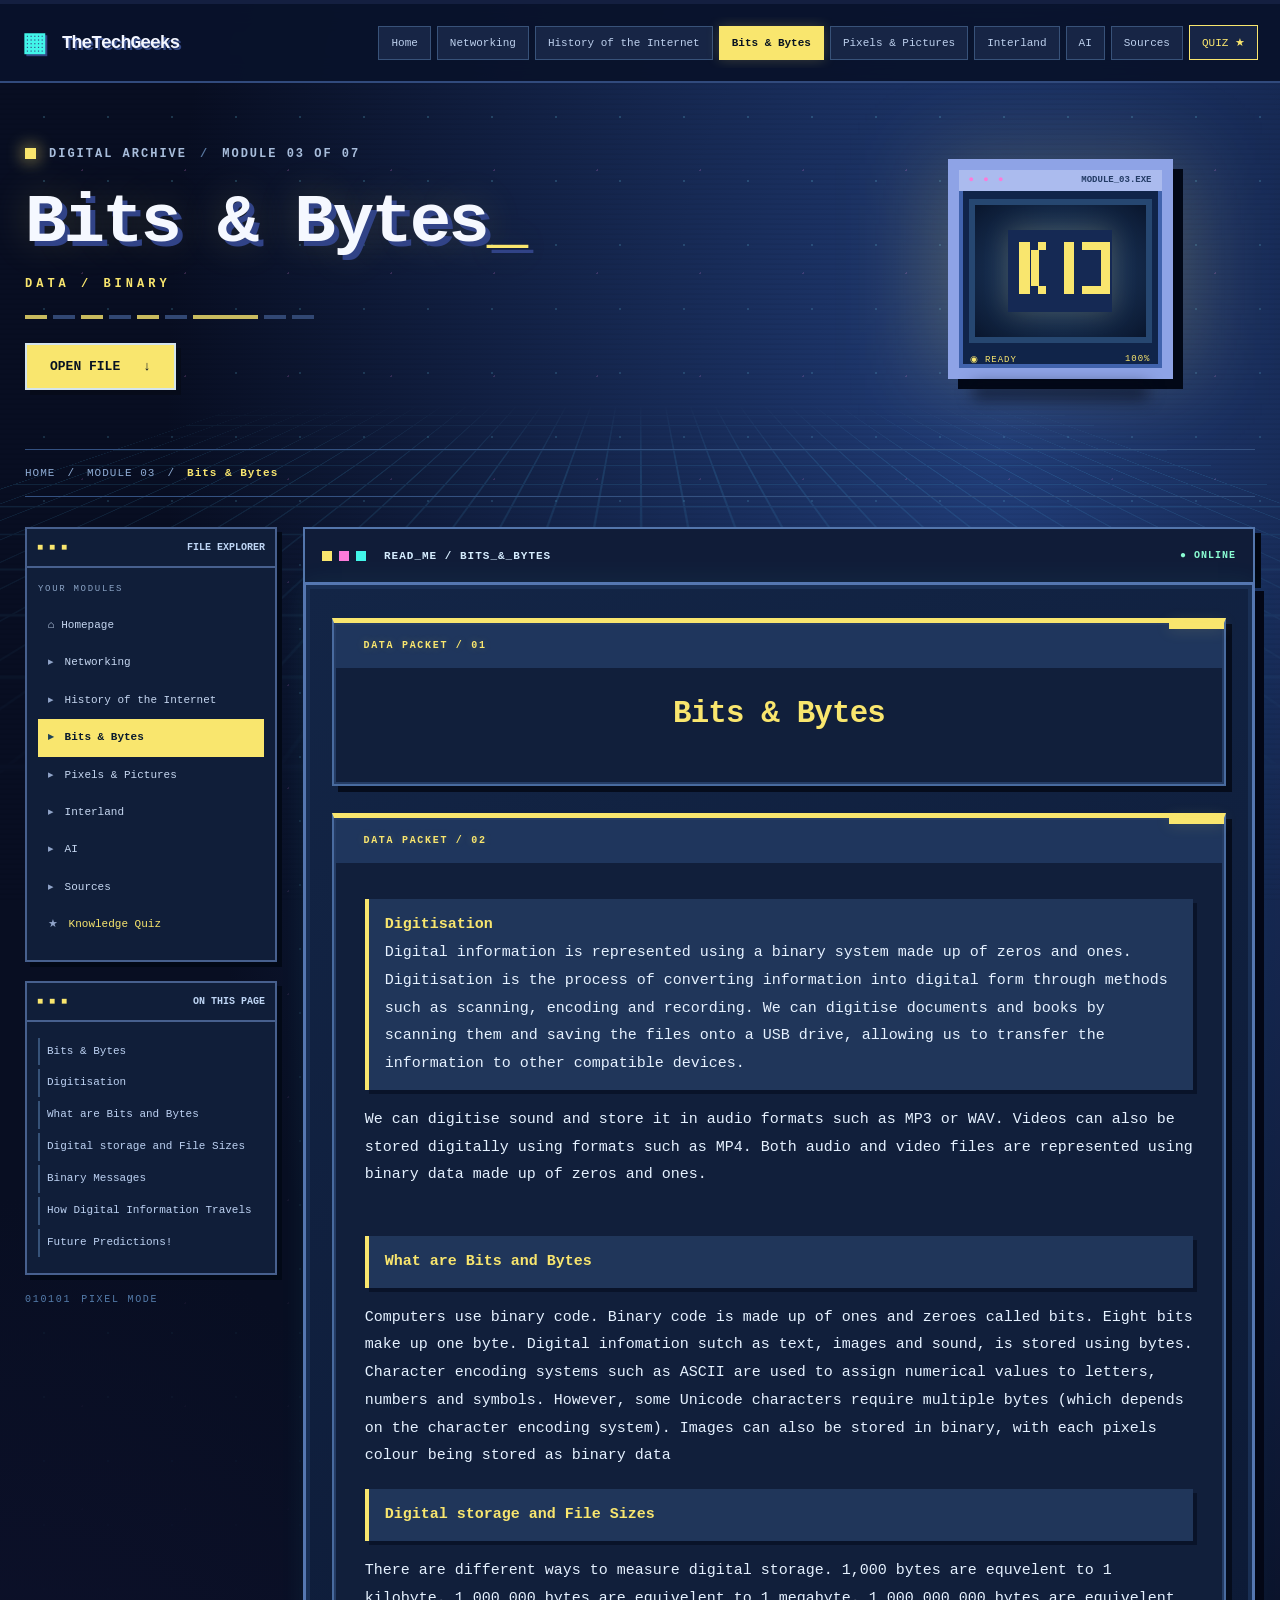
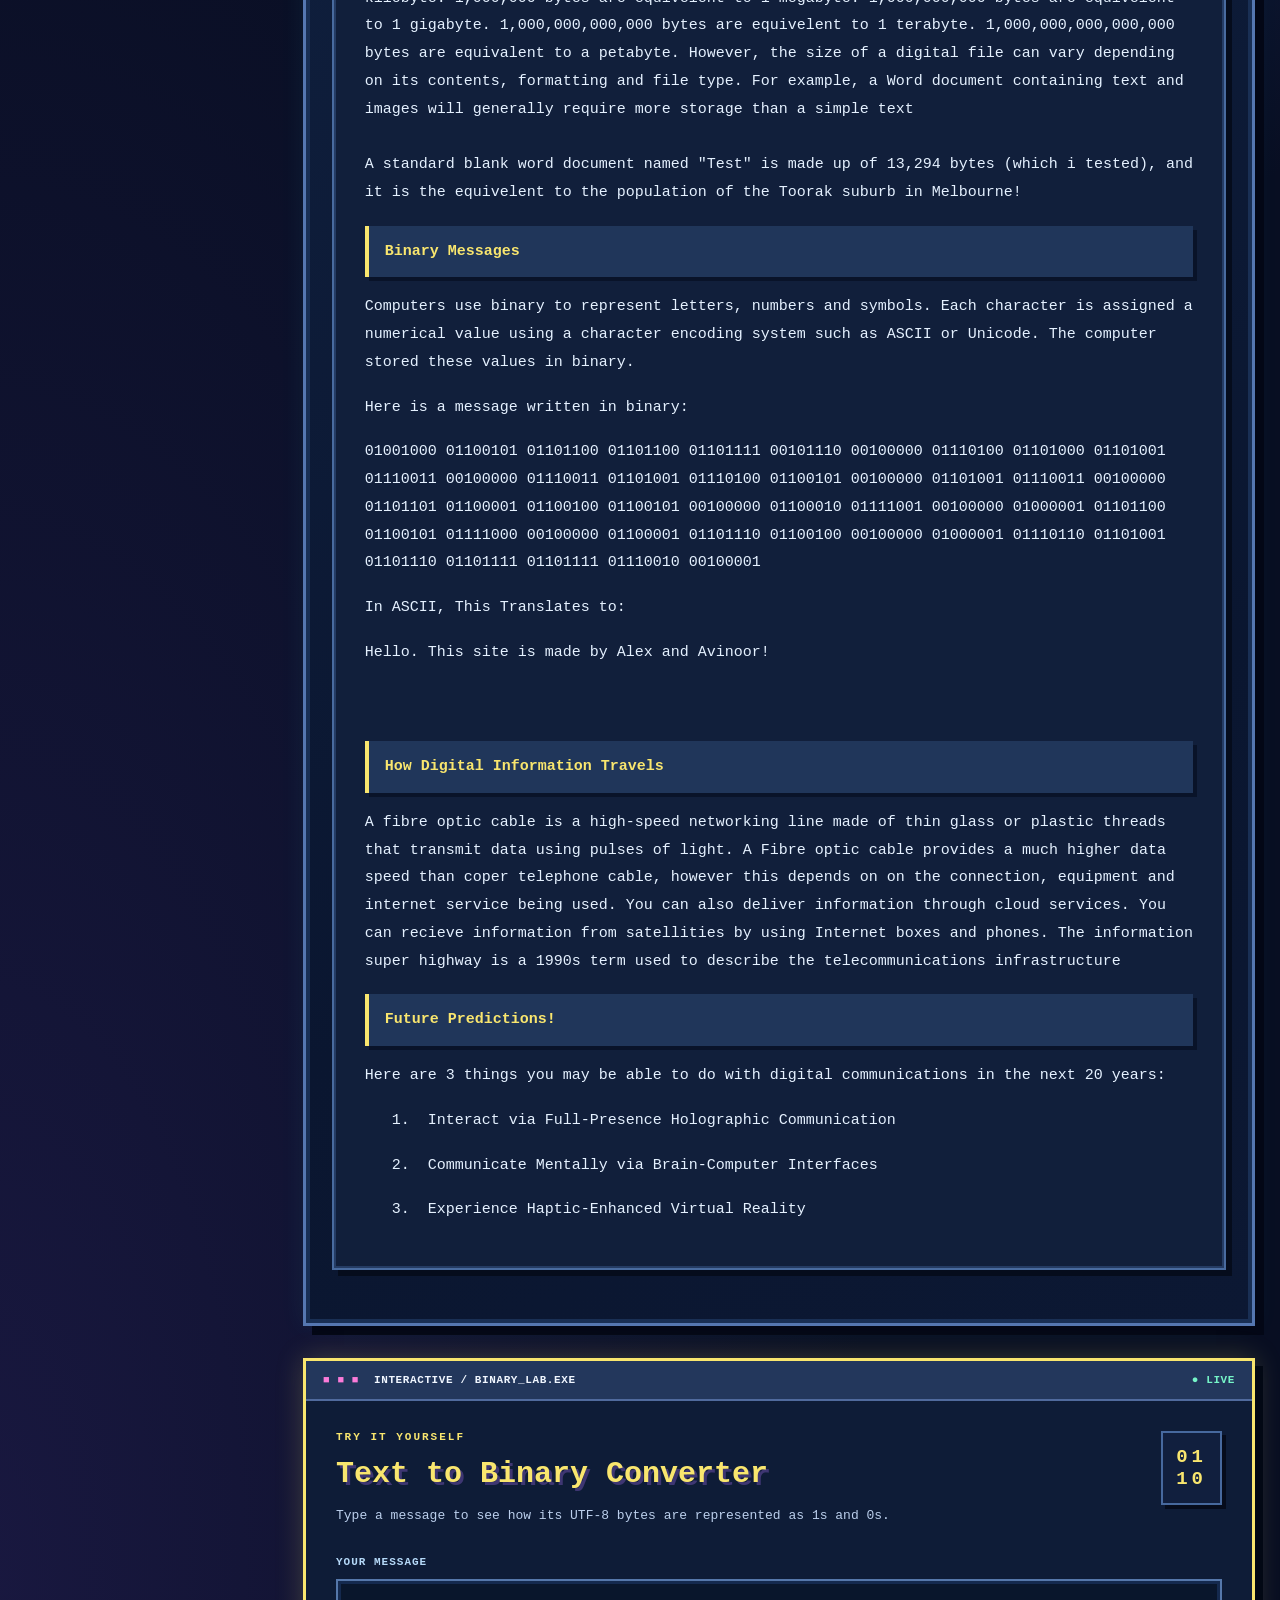
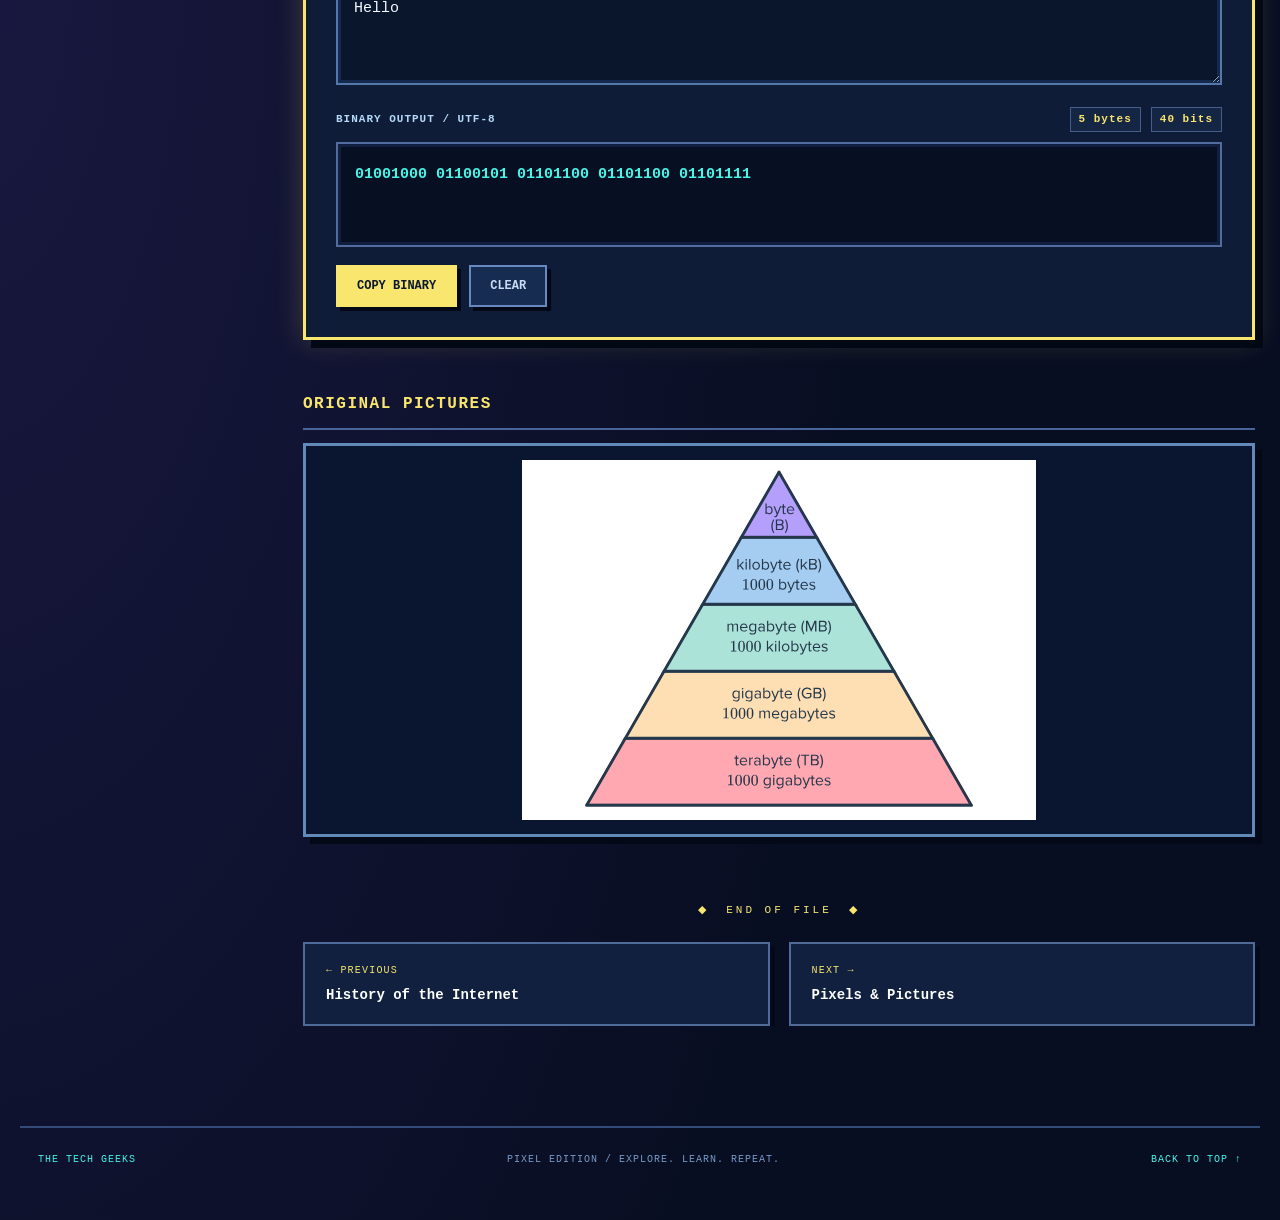
<file: bits-bytes.html>
<!DOCTYPE html>
<html lang="en"><head><meta charset="utf-8"><meta name="viewport" content="width=device-width, initial-scale=1"><meta name="theme-color" content="#080e22"><title>Bits &amp; Bytes | TheTechGeeks</title><link rel="stylesheet" href="style.css"><script src="topic.js" defer></script><script src="binary-converter.js" defer></script><script src="binary-background.js" defer></script><script src="mission-control.js" defer></script></head>
<body class="topic-page module-yellow" id="top">
<div class="reading-progress" aria-hidden="true"><span id="reading-progress-bar"></span></div>
<header class="topic-nav"><div class="topic-nav-inner"><a href="index.html" class="topic-logo" aria-label="TheTechGeeks homepage"><span class="tiny-chip" aria-hidden="true">▦</span> TheTechGeeks</a><nav class="topic-links" aria-label="Main navigation"><a href="index.html">Home</a><a href="networking.html">Networking</a><a href="history-of-the-internet.html">History of the Internet</a><a href="bits-bytes.html" aria-current="page" class="current">Bits &amp; Bytes</a><a href="pixels-pictures.html">Pixels &amp; Pictures</a><a href="interland.html">Interland</a><a href="artificial-intelligence.html">AI</a><a href="sources.html">Sources</a><a class="quiz-nav-cta" href="quiz.html">QUIZ ★</a></nav></div></header>
<main class="topic-world"><div class="topic-stars" aria-hidden="true"></div><div class="topic-grid" aria-hidden="true"></div>
<section class="module-hero" aria-labelledby="module-heading"><div class="module-headline"><div class="module-signal"><span class="live-light"></span> DIGITAL ARCHIVE <span class="signal-div">/</span> MODULE 03 OF 07</div><h1 id="module-heading" class="heading">Bits &amp; Bytes<span aria-hidden="true" class="cursor">_</span></h1><div class="module-prompt">DATA / BINARY</div><div class="hero-trace" aria-hidden="true"><b></b><b></b><b></b><b></b><b></b><b></b><b></b><b></b><b></b></div><a class="start-reading" href="#content-start">OPEN FILE <span aria-hidden="true">↓</span></a></div>
<div class="module-sprite" aria-hidden="true"><div class="sprite-halo"></div><div class="sprite-frame"><div class="sprite-top"><span>● ● ●</span><strong>MODULE_03.EXE</strong></div><div class="sprite-screen"><svg viewBox="0 0 96 96" shape-rendering="crispEdges" aria-hidden="true"><rect x="10" y="18" width="76" height="60" fill="#152954"/><path d="M18 27h8v38h-8zm14 0h6v6h-6zm-5 6h6v26h-6zm5 26h6v6h-6zm19-32h7v38h-7zm13 0h20v6H64zm14 6h6v26h-6zm-14 26h20v6H64z" fill="#f9e66e"/></svg></div><div class="sprite-status"><span>◉ READY</span><span>100%</span></div></div><div class="sprite-shadow"></div></div></section>
<div class="chapter-route"><span>HOME</span><span aria-hidden="true">/</span><span>MODULE 03</span><span aria-hidden="true">/</span><strong>Bits &amp; Bytes</strong></div>
<section class="reading-layout" id="content-start" aria-label="Assessment information"><aside class="reading-aside" aria-label="Section navigation"><div class="aside-panel"><div class="aside-bar"><span aria-hidden="true">■ ■ ■</span><span>FILE EXPLORER</span></div><div class="aside-body"><span class="aside-label">YOUR MODULES</span><a href="index.html" class="tree-home">⌂ Homepage</a><a class="tree-link" href="networking.html"><span class="tree-dot">▸</span> Networking</a><a class="tree-link" href="history-of-the-internet.html"><span class="tree-dot">▸</span> History of the Internet</a><a class="tree-link selected" href="bits-bytes.html"><span class="tree-dot">▸</span> Bits &amp; Bytes</a><a class="tree-link" href="pixels-pictures.html"><span class="tree-dot">▸</span> Pixels &amp; Pictures</a><a class="tree-link" href="interland.html"><span class="tree-dot">▸</span> Interland</a><a class="tree-link" href="artificial-intelligence.html"><span class="tree-dot">▸</span> AI</a><a class="tree-link" href="sources.html"><span class="tree-dot">▸</span> Sources</a><a class="tree-link bonus-quiz-link" href="quiz.html"><span class="tree-dot">★</span> Knowledge Quiz</a></div></div><div class="aside-panel outline-panel"><div class="aside-bar"><span aria-hidden="true">■ ■ ■</span><span>ON THIS PAGE</span></div><div class="aside-body"><ol id="topic-outline" class="topic-outline"><li>Contents loading</li></ol></div></div><div class="aside-chips" aria-hidden="true"><span>010101</span><span>PIXEL MODE</span></div></aside>
<div class="reader-main"><div class="reader-titlebar"><div class="reader-window-dots" aria-hidden="true"><i></i><i></i><i></i></div><span>READ_ME / BITS_&amp;_BYTES</span><span class="reader-ready">● ONLINE</span></div><article class="original-content" id="original-content"><!-- ORIGINAL_CONTENT_START -->
<div class="original-section">
<h1 id="h.3dh99nt7ssc" dir="ltr" class="zfr3Q duRjpb CDt4Ke " style="text-align: center;"><span class="C9DxTc " style="">Bits &amp; Bytes</span></h1></div>
<div class="original-section">
<p  dir="ltr" class="zfr3Q CDt4Ke " style="background-color: transparent; border-bottom: none; border-left: none; border-right: none; border-top: none; line-height: 1.38; margin-bottom: 0.0pt; margin-left: 0.0pt; margin-top: 0.0pt; padding-bottom: 0.0pt; padding-left: 0.0pt; padding-right: 0.0pt; padding-top: 0.0pt; text-indent: 0.0pt;"><span class="C9DxTc " style="color: #000000; font-family: Montserrat, Arial; font-weight: 700;">Digitisation</span><span class="C9DxTc " style="color: #000000; font-family: Montserrat, Arial; font-weight: 700;"><br></span><span class="C9DxTc " style="color: #000000;">Digital information is represented using a binary system made up of zeros and ones. Digitisation is the process of converting information into digital form through methods such as scanning, encoding and recording. We can digitise documents and books by scanning them and saving the files onto a USB drive, allowing us to transfer the information to other compatible devices.</span></p>
<p  dir="ltr" class="zfr3Q CDt4Ke " style="background-color: transparent; border-bottom: none; border-left: none; border-right: none; border-top: none; line-height: 1.38; margin-bottom: 12.0pt; margin-top: 12.0pt; padding-bottom: 0.0pt; padding-left: 0.0pt; padding-right: 0.0pt; padding-top: 0.0pt;"><span class="C9DxTc " style="color: #000000;">We can digitise sound and store it in audio formats such as MP3 or WAV. Videos can also be stored digitally using formats such as MP4. Both audio and video files are represented using binary data made up of zeros and ones.</span><span class="C9DxTc " style="color: #000000;"><br><br></span></p>
<p  dir="ltr" class="zfr3Q CDt4Ke " style="background-color: transparent; border-bottom: none; border-left: none; border-right: none; border-top: none; line-height: 1.38; margin-bottom: 0.0pt; margin-left: 0.0pt; margin-top: 0.0pt; padding-bottom: 0.0pt; padding-left: 0.0pt; padding-right: 0.0pt; padding-top: 0.0pt; text-indent: 0.0pt;"><span class="C9DxTc " style="color: #000000; font-family: Montserrat, Arial; font-weight: 700;">What are Bits and Bytes</span></p>
<p  dir="ltr" class="zfr3Q CDt4Ke " style="background-color: transparent; border-bottom: none; border-left: none; border-right: none; border-top: none; line-height: 1.38; margin-bottom: 0.0pt; margin-left: 0.0pt; margin-top: 0.0pt; padding-bottom: 0.0pt; padding-left: 0.0pt; padding-right: 0.0pt; padding-top: 0.0pt; text-indent: 0.0pt;"><span class="C9DxTc " style="color: #000000;">Computers use binary code. Binary code is made up of ones and zeroes called bits. Eight bits make up one byte. Digital infomation sutch as text, images and sound, is stored using bytes. Character encoding systems such as ASCII are used to assign numerical values to letters, numbers and symbols. However, some Unicode characters require multiple bytes (which depends on the character encoding system). Images can also be stored in binary, with each pixels colour being stored as binary data</span></p>
<p  dir="ltr" class="zfr3Q CDt4Ke " style="background-color: transparent; border-bottom: none; border-left: none; border-right: none; border-top: none; line-height: 1.38; margin-bottom: 0.0pt; margin-left: 0.0pt; margin-top: 0.0pt; padding-bottom: 0.0pt; padding-left: 0.0pt; padding-right: 0.0pt; padding-top: 0.0pt; text-indent: 0.0pt;"><span class="C9DxTc " style="color: #000000; font-family: Montserrat, Arial; font-weight: 700;">Digital storage and File Sizes</span></p>
<p  dir="ltr" class="zfr3Q CDt4Ke " style="background-color: transparent; border-bottom: none; border-left: none; border-right: none; border-top: none; line-height: 1.38; margin-bottom: 0.0pt; margin-left: 0.0pt; margin-top: 0.0pt; padding-bottom: 0.0pt; padding-left: 0.0pt; padding-right: 0.0pt; padding-top: 0.0pt; text-indent: 0.0pt;"><span class="C9DxTc " style="color: #333333; font-variant: normal;">There are different ways </span><span class="C9DxTc " style="color: #333333;">to measure digital storage</span><span class="C9DxTc " style="color: #333333; font-variant: normal;">. 1,000 bytes are equvelent to 1 kilobyte. 1,000,000 bytes are equivelent to 1 megabyte. 1,000,000,000 bytes are equivelent to 1 gigabyte. 1,000,000,000,000 bytes are equivelent to 1 terabyte. 1,000,000,000,000,000 bytes are equiv</span><span class="C9DxTc " style="color: #333333;">a</span><span class="C9DxTc " style="color: #333333; font-variant: normal;">lent to a petabyte. However, the size of a digital file can vary depending on its contents, formatting and file type. For example, a Word document containing text and images will generally require more storage than a simple text</span><span class="C9DxTc " style="color: #333333; font-variant: normal;"><br></span><span class="C9DxTc " style="color: #333333; font-variant: normal;"><br></span><span class="C9DxTc " style="color: #000000; font-variant: normal;">A stand</span><span class="C9DxTc " style="color: #000000;">ar</span><span class="C9DxTc " style="color: #000000; font-variant: normal;">d blank word document name</span><span class="C9DxTc " style="color: #000000;">d &quot;Test&quot; </span><span class="C9DxTc " style="color: #000000; font-variant: normal;">is made up of 13,294 bytes (which i </span><span class="C9DxTc " style="color: #000000;">tested)</span><span class="C9DxTc " style="color: #000000; font-variant: normal;">, </span><span class="C9DxTc " style="color: #000000;">and it</span><span class="C9DxTc " style="color: #000000; font-variant: normal;"> is the equivelent to the population of the Toorak suburb in Melbourne! </span></p>
<p  dir="ltr" class="zfr3Q CDt4Ke " style="background-color: transparent; border-bottom: none; border-left: none; border-right: none; border-top: none; line-height: 1.38; margin-bottom: 0.0pt; margin-left: 0.0pt; margin-top: 0.0pt; padding-bottom: 0.0pt; padding-left: 0.0pt; padding-right: 0.0pt; padding-top: 0.0pt; text-indent: 0.0pt;"><span class="C9DxTc " style="color: #000000; font-family: Montserrat, Arial; font-weight: 700;">Binary Messages</span></p>
<p  dir="ltr" class="zfr3Q CDt4Ke " style="background-color: transparent; border-bottom: none; border-left: none; border-right: none; border-top: none; line-height: 1.38; margin-bottom: 0.0pt; margin-left: 0.0pt; margin-top: 0.0pt; padding-bottom: 0.0pt; padding-left: 0.0pt; padding-right: 0.0pt; padding-top: 0.0pt; text-indent: 0.0pt;"><span class="C9DxTc " style="color: #000000;">Computers use binary to represent letters, numbers and symbols. Each character is assigned a numerical value using a character encoding system such as ASCII or Unicode. The computer stored these values in binary.</span></p>
<p  dir="ltr" class="zfr3Q CDt4Ke " style="background-color: transparent; border-bottom: none; border-left: none; border-right: none; border-top: none; line-height: 1.38; margin-bottom: 0.0pt; margin-left: 0.0pt; margin-top: 0.0pt; padding-bottom: 0.0pt; padding-left: 0.0pt; padding-right: 0.0pt; padding-top: 0.0pt; text-indent: 0.0pt;"><span class="C9DxTc " style="color: #000000; font-variant: normal;">Here is a message written in binary:</span></p>
<p  dir="ltr" class="zfr3Q CDt4Ke " style="background-color: transparent; border-bottom: none; border-left: none; border-right: none; border-top: none; line-height: 1.38; margin-bottom: 0.0pt; margin-left: 0.0pt; margin-top: 0.0pt; padding-bottom: 0.0pt; padding-left: 0.0pt; padding-right: 0.0pt; padding-top: 0.0pt; text-indent: 0.0pt;"><span class="C9DxTc " style="color: #333333; font-variant: normal;">01001000 01100101 01101100 01101100 01101111 00101110 00100000 01110100 01101000 01101001 01110011 00100000 01110011 01101001 01110100 01100101 00100000 01101001 01110011 00100000 01101101 01100001 01100100 01100101 00100000 01100010 01111001 00100000 01000001 01101100 01100101 01111000 00100000 01100001 01101110 01100100 00100000 01000001 01110110 01101001 01101110 01101111 01101111 01110010 00100001</span></p>
<p  dir="ltr" class="zfr3Q CDt4Ke " style="background-color: transparent; border-bottom: none; border-left: none; border-right: none; border-top: none; line-height: 1.38; margin-bottom: 0.0pt; margin-left: 0.0pt; margin-top: 0.0pt; padding-bottom: 0.0pt; padding-left: 0.0pt; padding-right: 0.0pt; padding-top: 0.0pt; text-indent: 0.0pt;"><span class="C9DxTc " style="color: #333333;">In ASCII, </span><span class="C9DxTc " style="color: #333333; font-variant: normal;">This Translates to:</span></p>
<p  dir="ltr" class="zfr3Q CDt4Ke " style="background-color: transparent; border-bottom: none; border-left: none; border-right: none; border-top: none; line-height: 1.38; margin-bottom: 0.0pt; margin-left: 0.0pt; margin-top: 0.0pt; padding-bottom: 0.0pt; padding-left: 0.0pt; padding-right: 0.0pt; padding-top: 0.0pt; text-indent: 0.0pt;"><span class="C9DxTc " style="color: #333333; font-variant: normal;">Hello. This site is made by Alex and Avinoor!</span><span class="C9DxTc " style="color: #333333; font-variant: normal;"><br></span><span class="C9DxTc " style="color: #333333;"><br><br></span></p>
<p  dir="ltr" class="zfr3Q CDt4Ke " style="background-color: transparent; border-bottom: none; border-left: none; border-right: none; border-top: none; line-height: 1.38; margin-bottom: 0.0pt; margin-left: 0.0pt; margin-top: 0.0pt; padding-bottom: 0.0pt; padding-left: 0.0pt; padding-right: 0.0pt; padding-top: 0.0pt; text-indent: 0.0pt;"><span class="C9DxTc " style="color: #333333; font-family: Montserrat, Arial; font-weight: 700;">How Digital Information Travels</span></p>
<p  dir="ltr" class="zfr3Q CDt4Ke " style="background-color: transparent; border-bottom: none; border-left: none; border-right: none; border-top: none; line-height: 1.38; margin-bottom: 0.0pt; margin-left: 0.0pt; margin-top: 0.0pt; padding-bottom: 0.0pt; padding-left: 0.0pt; padding-right: 0.0pt; padding-top: 0.0pt; text-indent: 0.0pt;"><span class="C9DxTc " style="color: #000000; font-variant: normal;">A fibre optic cable is a high-speed networking line made of thin glass or plastic threads that transmit data using pulses of light. </span><span class="C9DxTc " style="color: #000000; font-variant: normal;">A </span><span class="C9DxTc " style="color: #000000; font-variant: normal;">Fibre</span><span class="C9DxTc " style="color: #000000;"> </span><span class="C9DxTc " style="color: #000000; font-variant: normal;">optic cable </span><span class="C9DxTc " style="color: #000000;">provides a much higher data speed than coper telephone cable, however this depends on on the connection, equipment and internet service being used.</span><span class="C9DxTc " style="color: #000000; font-variant: normal;"> </span><span class="C9DxTc " style="color: #000000; font-variant: normal;">You can also deliver information t</span><span class="C9DxTc " style="color: #000000; font-variant: normal;">hrough cloud services.</span><span class="C9DxTc " style="color: #000000;"> </span><span class="C9DxTc " style="color: #000000; font-variant: normal;">You can recieve information from satellities by using Internet boxes and phones</span><span class="C9DxTc " style="color: #000000;">. </span><span class="C9DxTc " style="color: #000000; font-variant: normal;">The information super highway is a 1990s term used to describe the telecommunications infrastructure</span></p>
<p  dir="ltr" class="zfr3Q CDt4Ke " style="background-color: transparent; border-bottom: none; border-left: none; border-right: none; border-top: none; line-height: 1.38; margin-bottom: 0.0pt; margin-left: 0.0pt; margin-top: 0.0pt; padding-bottom: 0.0pt; padding-left: 0.0pt; padding-right: 0.0pt; padding-top: 0.0pt; text-indent: 0.0pt;"><span class="C9DxTc " style="color: #000000; font-family: Montserrat, Arial; font-weight: 700;">Future Predictions!</span></p>
<p  dir="ltr" class="zfr3Q CDt4Ke " style="background-color: transparent; border-bottom: none; border-left: none; border-right: none; border-top: none; line-height: 1.38; margin-bottom: 0.0pt; margin-left: 0.0pt; margin-top: 0.0pt; padding-bottom: 0.0pt; padding-left: 0.0pt; padding-right: 0.0pt; padding-top: 0.0pt; text-indent: 0.0pt;"><span class="C9DxTc " style="color: #000000;">Here are </span><span class="C9DxTc " style="color: #000000; font-variant: normal;">3 things you </span><span class="C9DxTc " style="color: #000000;">may</span><span class="C9DxTc " style="color: #000000; font-variant: normal;"> be able to do with digital communications in the next 20 years:</span></p>
<p  dir="ltr" class="zfr3Q CDt4Ke " style="background-color: transparent; border-bottom: none; border-left: none; border-right: none; border-top: none; line-height: 1.38; margin-bottom: 0.0pt; margin-left: 0.0pt; margin-top: 0.0pt; padding-bottom: 0.0pt; padding-left: 0.0pt; padding-right: 0.0pt; padding-top: 0.0pt; text-indent: 0.0pt;"><span class="C9DxTc " style="color: #000000;">   </span><span class="C9DxTc " style="color: #000000; font-variant: normal;">1.</span><span class="C9DxTc " style="color: #000000; font-variant: normal;">  </span><span class="C9DxTc " style="color: #000000; font-variant: normal;">Interact via Full-Presence Holographic Communication</span></p>
<p  dir="ltr" class="zfr3Q CDt4Ke " style="background-color: transparent; border-bottom: none; border-left: none; border-right: none; border-top: none; line-height: 1.38; margin-bottom: 0.0pt; margin-left: 0.0pt; margin-top: 0.0pt; padding-bottom: 0.0pt; padding-left: 0.0pt; padding-right: 0.0pt; padding-top: 0.0pt; text-indent: 0.0pt;"><span class="C9DxTc " style="color: #000000;">   </span><span class="C9DxTc " style="color: #000000; font-variant: normal;">2.</span><span class="C9DxTc " style="color: #000000; font-variant: normal;">  </span><span class="C9DxTc " style="color: #000000; font-variant: normal;">Communicate Mentally via Brain-Computer Interfaces</span></p>
<p  dir="ltr" class="zfr3Q CDt4Ke " style="background-color: transparent; border-bottom: none; border-left: none; border-right: none; border-top: none; line-height: 1.38; margin-bottom: 0.0pt; margin-left: 0.0pt; margin-top: 0.0pt; padding-bottom: 0.0pt; padding-left: 0.0pt; padding-right: 0.0pt; padding-top: 0.0pt; text-indent: 0.0pt;"><span class="C9DxTc " style="color: #000000;">   </span><span class="C9DxTc " style="color: #000000; font-variant: normal;">3.</span><span class="C9DxTc " style="color: #000000; font-variant: normal;">  </span><span class="C9DxTc " style="color: #000000; font-variant: normal;">Experience Haptic-Enhanced Virtual Reality</span></p></div>
<div class="original-section">
<figure class="original-picture"><img src="assets/8e6b8ce6a3fea85a20f9.png" class="CENy8b" role="img"></figure></div>
<!-- ORIGINAL_CONTENT_END --></article>
<section class="binary-lab" aria-labelledby="binary-lab-title" id="binary-lab">
  <div class="binary-lab-bar"><span aria-hidden="true">■ ■ ■</span><span>INTERACTIVE / BINARY_LAB.EXE</span><span class="binary-lab-online">● LIVE</span></div>
  <div class="binary-lab-body">
    <div class="binary-lab-heading"><div>
      <div class="binary-lab-kicker">TRY IT YOURSELF</div>
      <h2 id="binary-lab-title">Text to Binary Converter</h2>
      <p>Type a message to see how its UTF-8 bytes are represented as 1s and 0s.</p>
    </div><div class="binary-lab-icon" aria-hidden="true">01<br>10</div></div>
    <label for="binary-lab-input">YOUR MESSAGE</label>
    <textarea id="binary-lab-input" rows="3" maxlength="160" spellcheck="false" autocomplete="off">Hello</textarea>
    <div class="binary-lab-result-heading">
      <span>BINARY OUTPUT / UTF-8</span>
      <div class="binary-lab-stats"><span id="binary-byte-count">0 bytes</span><span id="binary-bit-count">0 bits</span></div>
    </div>
    <div class="binary-lab-output" role="region" aria-label="Binary conversion result"><code id="binary-lab-output"></code></div>
    <div class="binary-lab-actions">
      <button type="button" id="binary-copy">COPY BINARY</button>
      <button type="button" id="binary-clear" class="binary-clear">CLEAR</button>
      <span id="binary-lab-status" role="status" aria-live="polite"></span>
    </div>
  </div>
</section>
<section class="binary-original-pictures" id="binary-original-pictures" aria-labelledby="binary-original-pictures-heading" hidden>
  <h2 id="binary-original-pictures-heading">ORIGINAL PICTURES</h2>
  <div class="binary-original-gallery" id="binary-original-gallery"></div>
</section>
<div class="end-of-file"><span aria-hidden="true">◆</span> END OF FILE <span aria-hidden="true">◆</span></div><nav class="chapter-switch" aria-label="Previous and next topics"><a href="history-of-the-internet.html"><span>← PREVIOUS</span><strong>History of the Internet</strong></a><a href="pixels-pictures.html"><span>NEXT →</span><strong>Pixels &amp; Pictures</strong></a></nav></div></section>
</main><footer class="page-foot"><a href="index.html">THE TECH GEEKS</a><span>PIXEL EDITION / EXPLORE. LEARN. REPEAT.</span><a href="#top">BACK TO TOP ↑</a></footer></body></html>
</file>
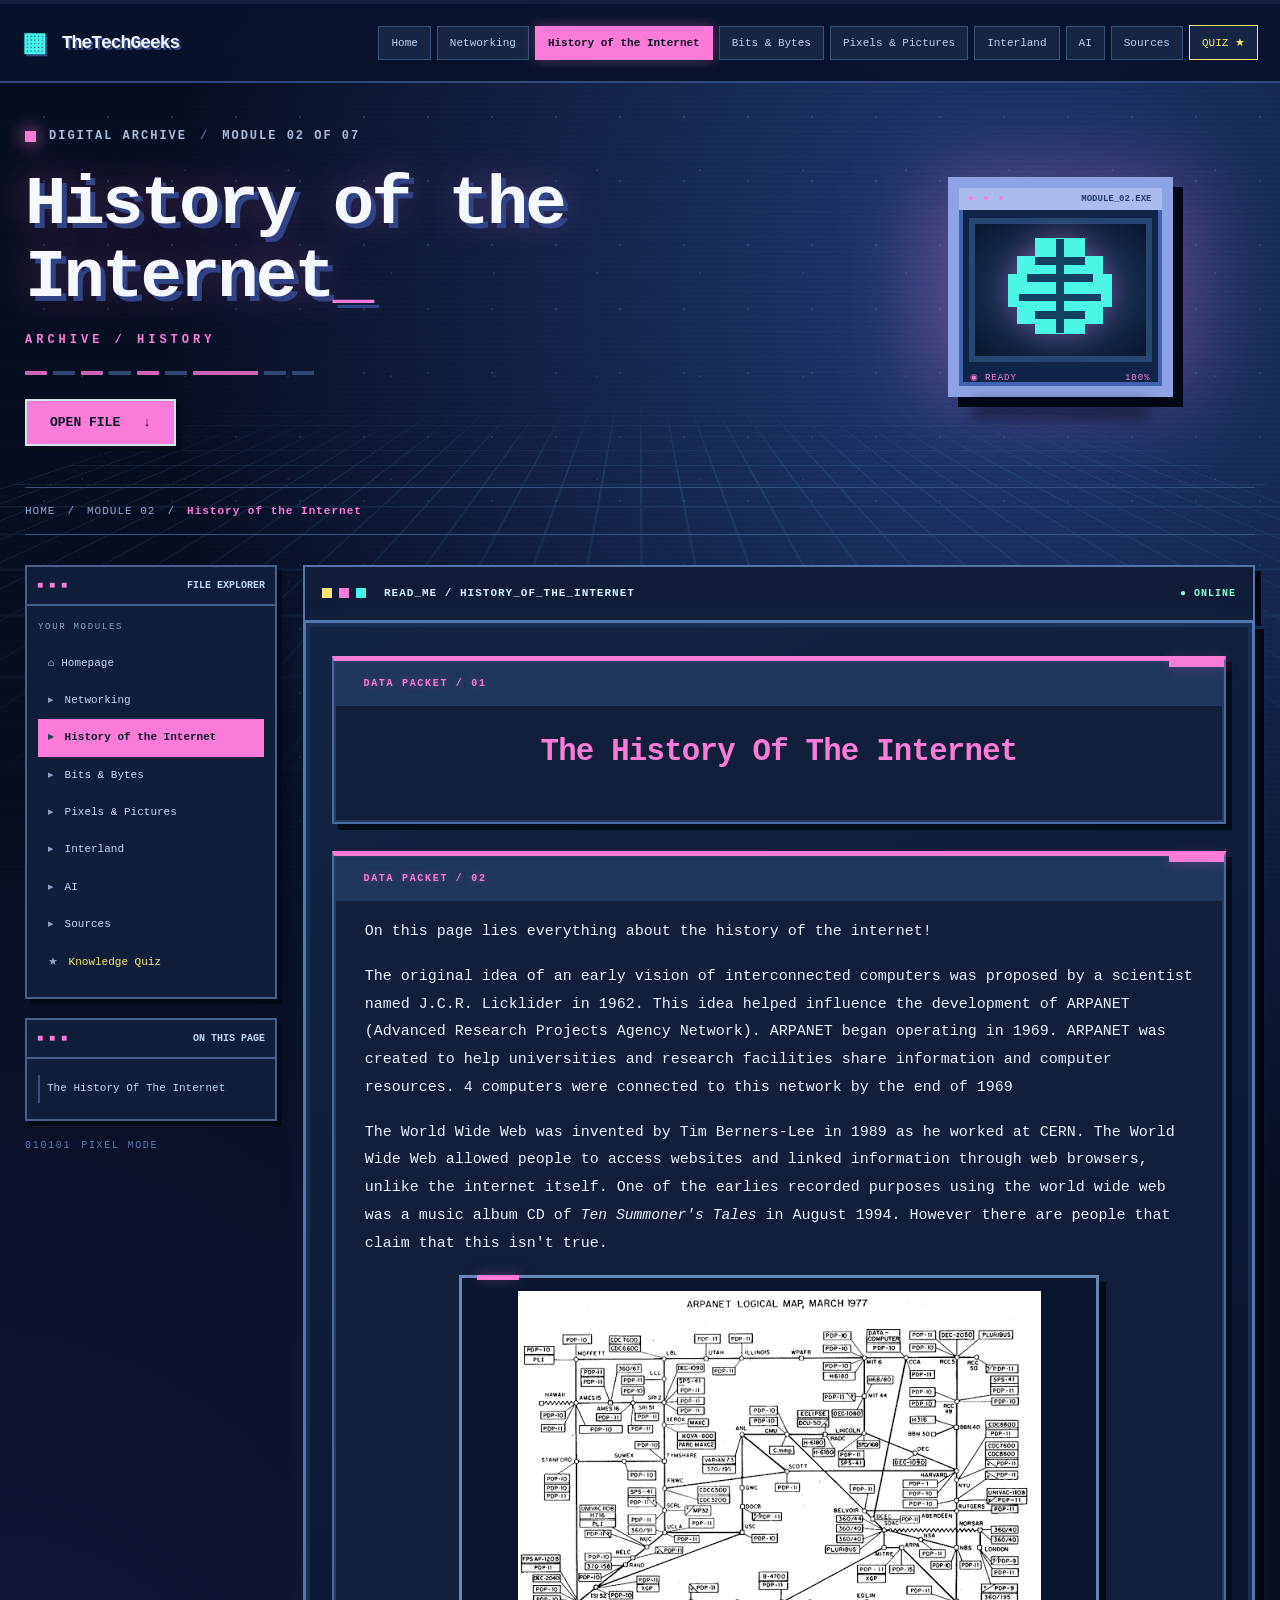
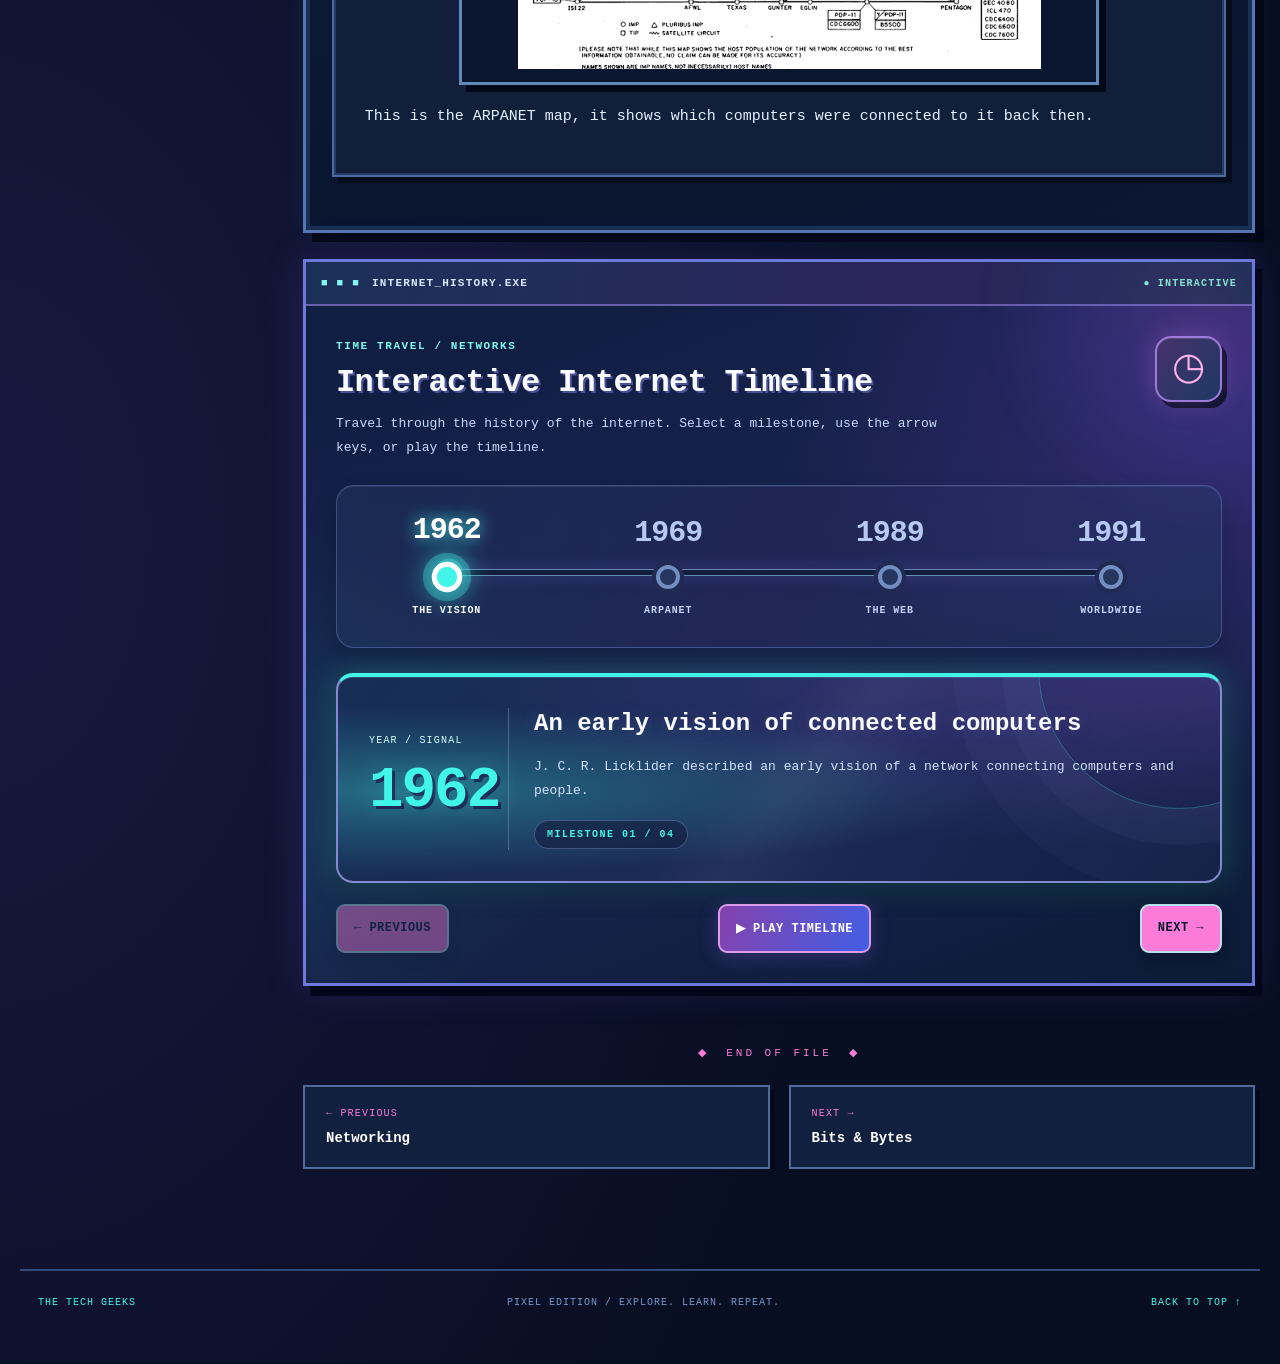
<file: history-of-the-internet.html>
<!DOCTYPE html>
<html lang="en"><head><meta charset="utf-8"><meta name="viewport" content="width=device-width, initial-scale=1"><meta name="theme-color" content="#080e22"><title>History of the Internet | TheTechGeeks</title><link rel="stylesheet" href="style.css"><script src="topic.js" defer></script><script src="binary-background.js" defer></script><script src="mission-control.js" defer></script><script src="interactive-labs.js" defer></script></head>
<body class="topic-page module-pink" id="top">
<div class="reading-progress" aria-hidden="true"><span id="reading-progress-bar"></span></div>
<header class="topic-nav"><div class="topic-nav-inner"><a href="index.html" class="topic-logo" aria-label="TheTechGeeks homepage"><span class="tiny-chip" aria-hidden="true">▦</span> TheTechGeeks</a><nav class="topic-links" aria-label="Main navigation"><a href="index.html">Home</a><a href="networking.html">Networking</a><a href="history-of-the-internet.html" aria-current="page" class="current">History of the Internet</a><a href="bits-bytes.html">Bits &amp; Bytes</a><a href="pixels-pictures.html">Pixels &amp; Pictures</a><a href="interland.html">Interland</a><a href="artificial-intelligence.html">AI</a><a href="sources.html">Sources</a><a class="quiz-nav-cta" href="quiz.html">QUIZ ★</a></nav></div></header>
<main class="topic-world"><div class="topic-stars" aria-hidden="true"></div><div class="topic-grid" aria-hidden="true"></div>
<section class="module-hero" aria-labelledby="module-heading"><div class="module-headline"><div class="module-signal"><span class="live-light"></span> DIGITAL ARCHIVE <span class="signal-div">/</span> MODULE 02 OF 07</div><h1 id="module-heading" class="heading">History of the Internet<span aria-hidden="true" class="cursor">_</span></h1><div class="module-prompt">ARCHIVE / HISTORY</div><div class="hero-trace" aria-hidden="true"><b></b><b></b><b></b><b></b><b></b><b></b><b></b><b></b><b></b></div><a class="start-reading" href="#content-start">OPEN FILE <span aria-hidden="true">↓</span></a></div>
<div class="module-sprite" aria-hidden="true"><div class="sprite-halo"></div><div class="sprite-frame"><div class="sprite-top"><span>● ● ●</span><strong>MODULE_02.EXE</strong></div><div class="sprite-screen"><svg viewBox="0 0 96 96" shape-rendering="crispEdges" aria-hidden="true"><path d="M30 10h36v7H30zM17 23h13v-6h36v6h13v13h7v24h-7v13H66v7H30v-7H17V60h-7V36h7z" fill="#4cf6e7"/><path d="M30 24h36v6H30zm-6 12h48v6H24zm-6 15h60v5H18zm12 12h36v6H30z" fill="#124261"/><path d="M45 11h6v68h-6z" fill="#124261"/></svg></div><div class="sprite-status"><span>◉ READY</span><span>100%</span></div></div><div class="sprite-shadow"></div></div></section>
<div class="chapter-route"><span>HOME</span><span aria-hidden="true">/</span><span>MODULE 02</span><span aria-hidden="true">/</span><strong>History of the Internet</strong></div>
<section class="reading-layout" id="content-start" aria-label="Assessment information"><aside class="reading-aside" aria-label="Section navigation"><div class="aside-panel"><div class="aside-bar"><span aria-hidden="true">■ ■ ■</span><span>FILE EXPLORER</span></div><div class="aside-body"><span class="aside-label">YOUR MODULES</span><a href="index.html" class="tree-home">⌂ Homepage</a><a class="tree-link" href="networking.html"><span class="tree-dot">▸</span> Networking</a><a class="tree-link selected" href="history-of-the-internet.html"><span class="tree-dot">▸</span> History of the Internet</a><a class="tree-link" href="bits-bytes.html"><span class="tree-dot">▸</span> Bits &amp; Bytes</a><a class="tree-link" href="pixels-pictures.html"><span class="tree-dot">▸</span> Pixels &amp; Pictures</a><a class="tree-link" href="interland.html"><span class="tree-dot">▸</span> Interland</a><a class="tree-link" href="artificial-intelligence.html"><span class="tree-dot">▸</span> AI</a><a class="tree-link" href="sources.html"><span class="tree-dot">▸</span> Sources</a><a class="tree-link bonus-quiz-link" href="quiz.html"><span class="tree-dot">★</span> Knowledge Quiz</a></div></div><div class="aside-panel outline-panel"><div class="aside-bar"><span aria-hidden="true">■ ■ ■</span><span>ON THIS PAGE</span></div><div class="aside-body"><ol id="topic-outline" class="topic-outline"><li>Contents loading</li></ol></div></div><div class="aside-chips" aria-hidden="true"><span>010101</span><span>PIXEL MODE</span></div></aside>
<div class="reader-main"><div class="reader-titlebar"><div class="reader-window-dots" aria-hidden="true"><i></i><i></i><i></i></div><span>READ_ME / HISTORY_OF_THE_INTERNET</span><span class="reader-ready">● ONLINE</span></div><article class="original-content" id="original-content"><!-- ORIGINAL_CONTENT_START -->
<div class="original-section">
<h1 id="h.x1jingrlc5jw" dir="ltr" class="zfr3Q duRjpb CDt4Ke " style="text-align: center;"><span class="C9DxTc " style="">The History Of The Internet</span></h1></div>
<div class="original-section">
<p  dir="ltr" class="zfr3Q CDt4Ke " style=""><span class="C9DxTc " style="font-variant: normal;">On this page lies everything about the history of the internet!</span></p>
<p  dir="ltr" class="zfr3Q CDt4Ke " style="background-color: transparent; border-bottom: none; border-left: none; border-right: none; border-top: none; line-height: 1.38; margin-bottom: 12.0pt; margin-top: 12.0pt; padding-bottom: 0.0pt; padding-left: 0.0pt; padding-right: 0.0pt; padding-top: 0.0pt;"><span class="C9DxTc " style="color: #000000;">The original idea of an early vision of interconnected computers was proposed by a scientist named J.C.R. Licklider in 1962. This idea helped influence the development of ARPANET (Advanced Research Projects Agency Network). ARPANET began operating in 1969. </span><span class="C9DxTc " style="color: #000000; font-variant: normal;">ARPANET was crea</span><span class="C9DxTc " style="color: #000000;">ted to help universities and research facilities share information and computer resources. 4 computers were connected to this network by the end of 1969</span></p>
<p  dir="ltr" class="zfr3Q CDt4Ke " style="background-color: transparent; border-bottom: none; border-left: none; border-right: none; border-top: none; line-height: 1.38; margin-bottom: 12.0pt; margin-top: 12.0pt; padding-bottom: 0.0pt; padding-left: 0.0pt; padding-right: 0.0pt; padding-top: 0.0pt;"><span class="C9DxTc " style="color: #000000;">The World Wide Web was invented by Tim Berners-Lee in 1989 as he worked at CERN. The World Wide Web allowed people to access websites and linked information through web browsers, unlike the internet itself. One of the earlies recorded purposes using the world wide web was a music album CD of </span><span class="C9DxTc " style="color: #000000; font-size: 11.0pt; font-style: italic; vertical-align: baseline;">Ten Summoner&#39;s Tales </span><span class="C9DxTc " style="color: #000000;">in August 1994. However there are people that claim that this isn&#39;t true.</span></p>
<figure class="original-picture"><img src="assets/144fd2f619fed0433037.png" class="CENy8b" role="img"></figure>
<p  dir="ltr" class="zfr3Q CDt4Ke " style=""><span class="C9DxTc " style="">This is the ARPANET map, it shows which computers were connected to it back then.</span></p></div>
<!-- ORIGINAL_CONTENT_END --></article>
<section aria-labelledby="timeline-heading" class="demo-station timeline-lab" data-interactive-version="10" data-era="1962" id="internet-timeline">
<div class="demo-bar"><span>■ ■ ■</span><strong>INTERNET_HISTORY.EXE</strong><span class="demo-live">● INTERACTIVE</span></div>
<div class="demo-body"><div class="demo-head"><div><span class="demo-eyebrow">TIME TRAVEL / NETWORKS</span><h2 id="timeline-heading">Interactive Internet Timeline</h2><p>Travel through the history of the internet. Select a milestone, use the arrow keys, or play the timeline.</p></div><span aria-hidden="true" class="demo-symbol">◷</span></div>
<div aria-label="Internet history milestones" class="timeline-track" role="group"><div aria-hidden="true" class="time-rail"><div class="time-rail-fill" id="timeline-rail-fill"></div><span class="rail-spark" id="timeline-rail-spark"></span></div><button aria-pressed="true" class="timeline-stop active" data-year="1962" type="button"><span class="timeline-year">1962</span><span class="timeline-dot"></span><small>THE VISION</small></button><button aria-pressed="false" class="timeline-stop" data-year="1969" type="button"><span class="timeline-year">1969</span><span class="timeline-dot"></span><small>ARPANET</small></button><button aria-pressed="false" class="timeline-stop" data-year="1989" type="button"><span class="timeline-year">1989</span><span class="timeline-dot"></span><small>THE WEB</small></button><button aria-pressed="false" class="timeline-stop" data-year="1991" type="button"><span class="timeline-year">1991</span><span class="timeline-dot"></span><small>WORLDWIDE</small></button></div>
<span aria-live="polite" class="sr-only" id="timeline-announce" role="status"></span><div aria-live="off" class="timeline-card" id="timeline-story-card"><div class="timeline-year-wrap"><span class="timeline-file-label">YEAR / SIGNAL</span><span class="timeline-big-year" id="timeline-selected-year">1962</span></div><div><h3 id="timeline-selected-title">An early vision of connected computers</h3><p id="timeline-selected-text">J. C. R. Licklider described an early vision of a network connecting computers and people.</p><div class="timeline-progress-copy" id="timeline-progress-copy">MILESTONE 01 / 04</div></div></div><div class="timeline-arrows"><button aria-label="Previous milestone" id="timeline-prev" type="button">← PREVIOUS</button><button aria-pressed="false" class="timeline-play" id="timeline-play" type="button"><span aria-hidden="true">▶</span> PLAY TIMELINE</button><button aria-label="Next milestone" id="timeline-next" type="button">NEXT →</button></div>
</div>
</section><div class="end-of-file"><span aria-hidden="true">◆</span> END OF FILE <span aria-hidden="true">◆</span></div><nav class="chapter-switch" aria-label="Previous and next topics"><a href="networking.html"><span>← PREVIOUS</span><strong>Networking</strong></a><a href="bits-bytes.html"><span>NEXT →</span><strong>Bits &amp; Bytes</strong></a></nav></div></section>
</main><footer class="page-foot"><a href="index.html">THE TECH GEEKS</a><span>PIXEL EDITION / EXPLORE. LEARN. REPEAT.</span><a href="#top">BACK TO TOP ↑</a></footer></body></html>
</file>
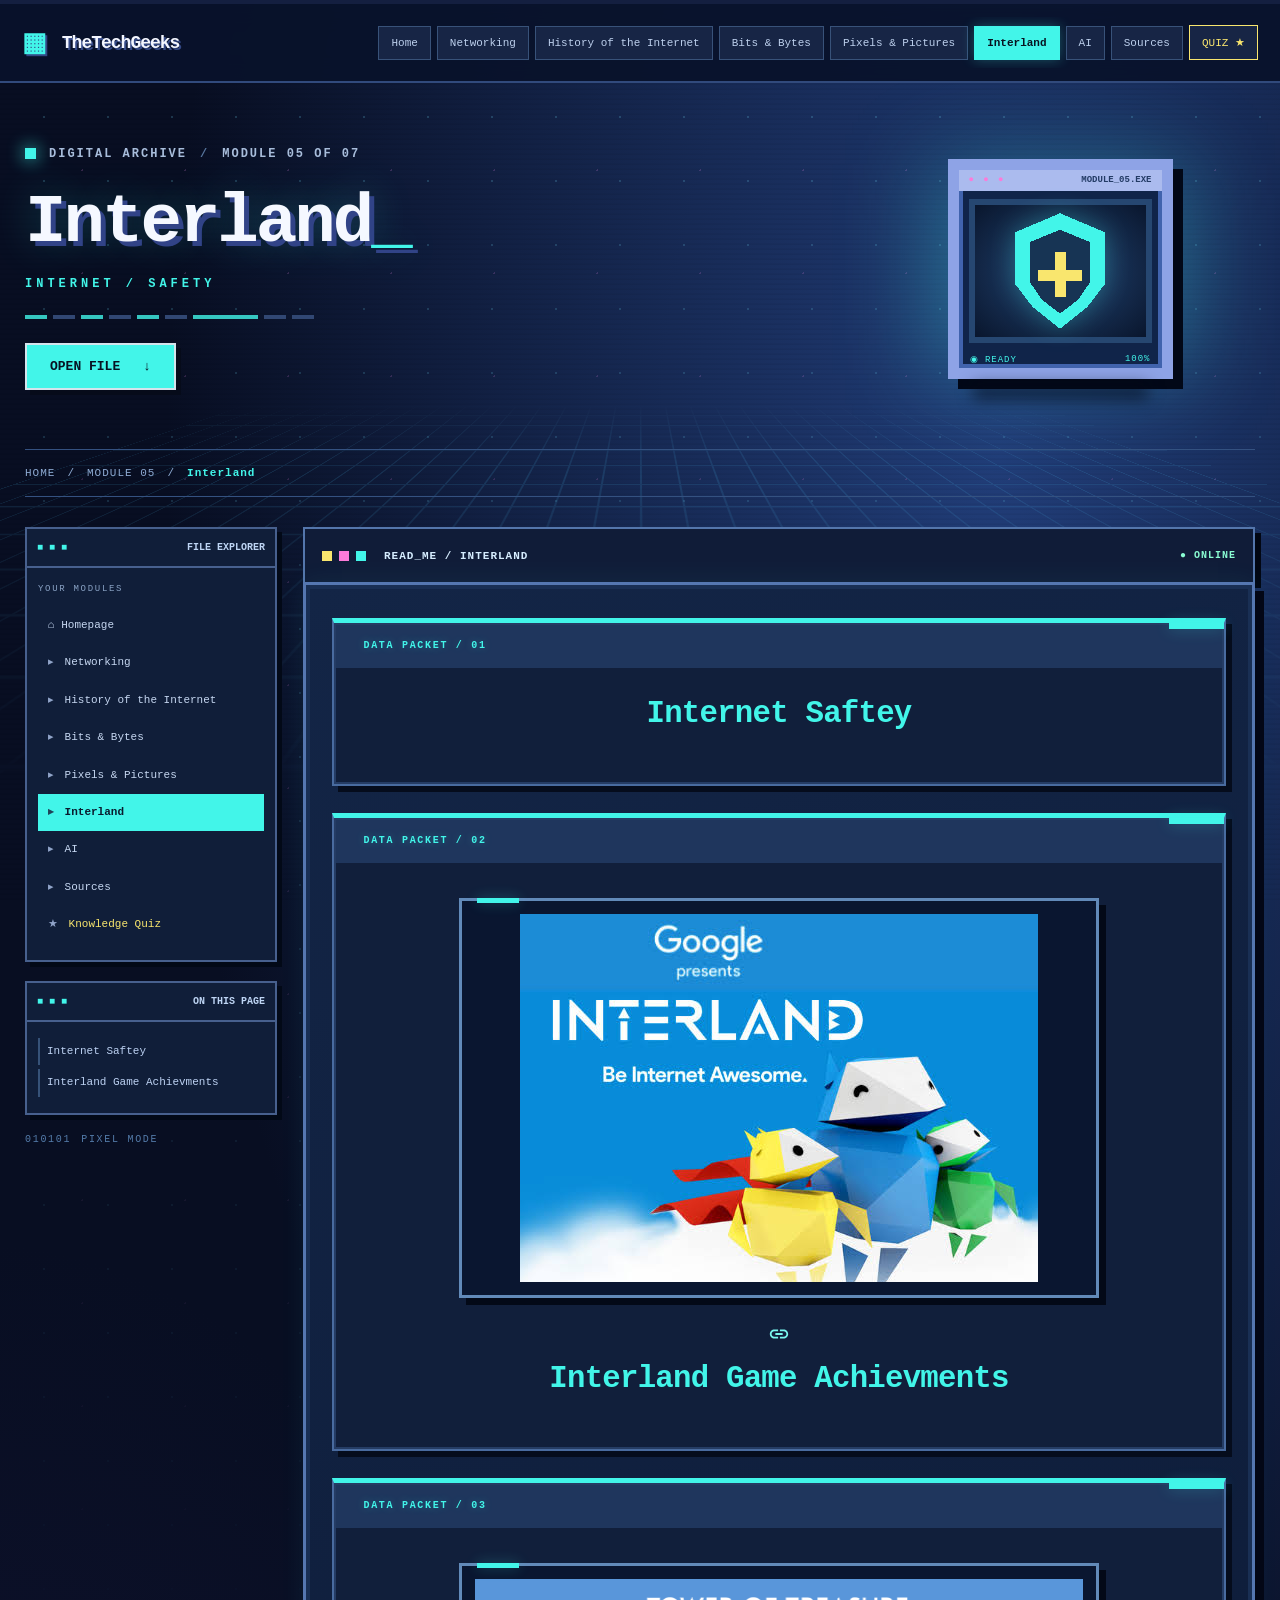
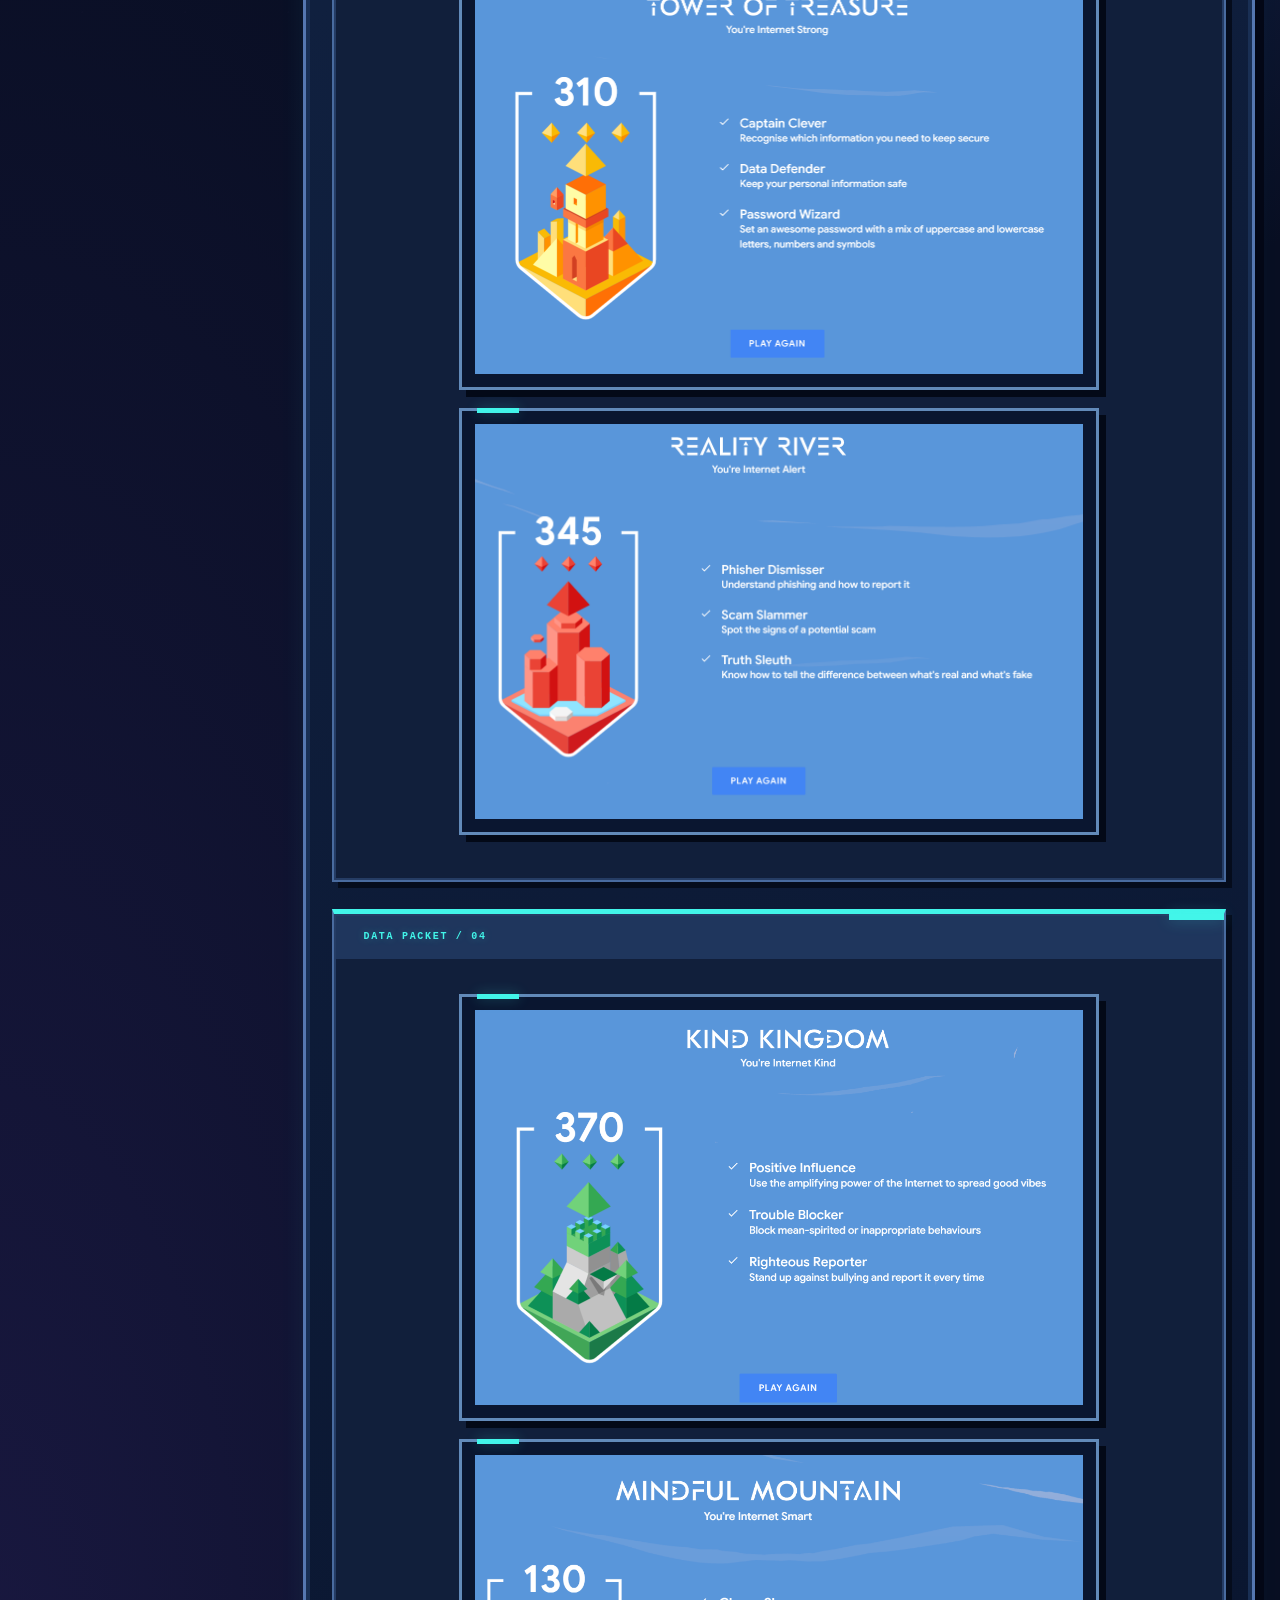
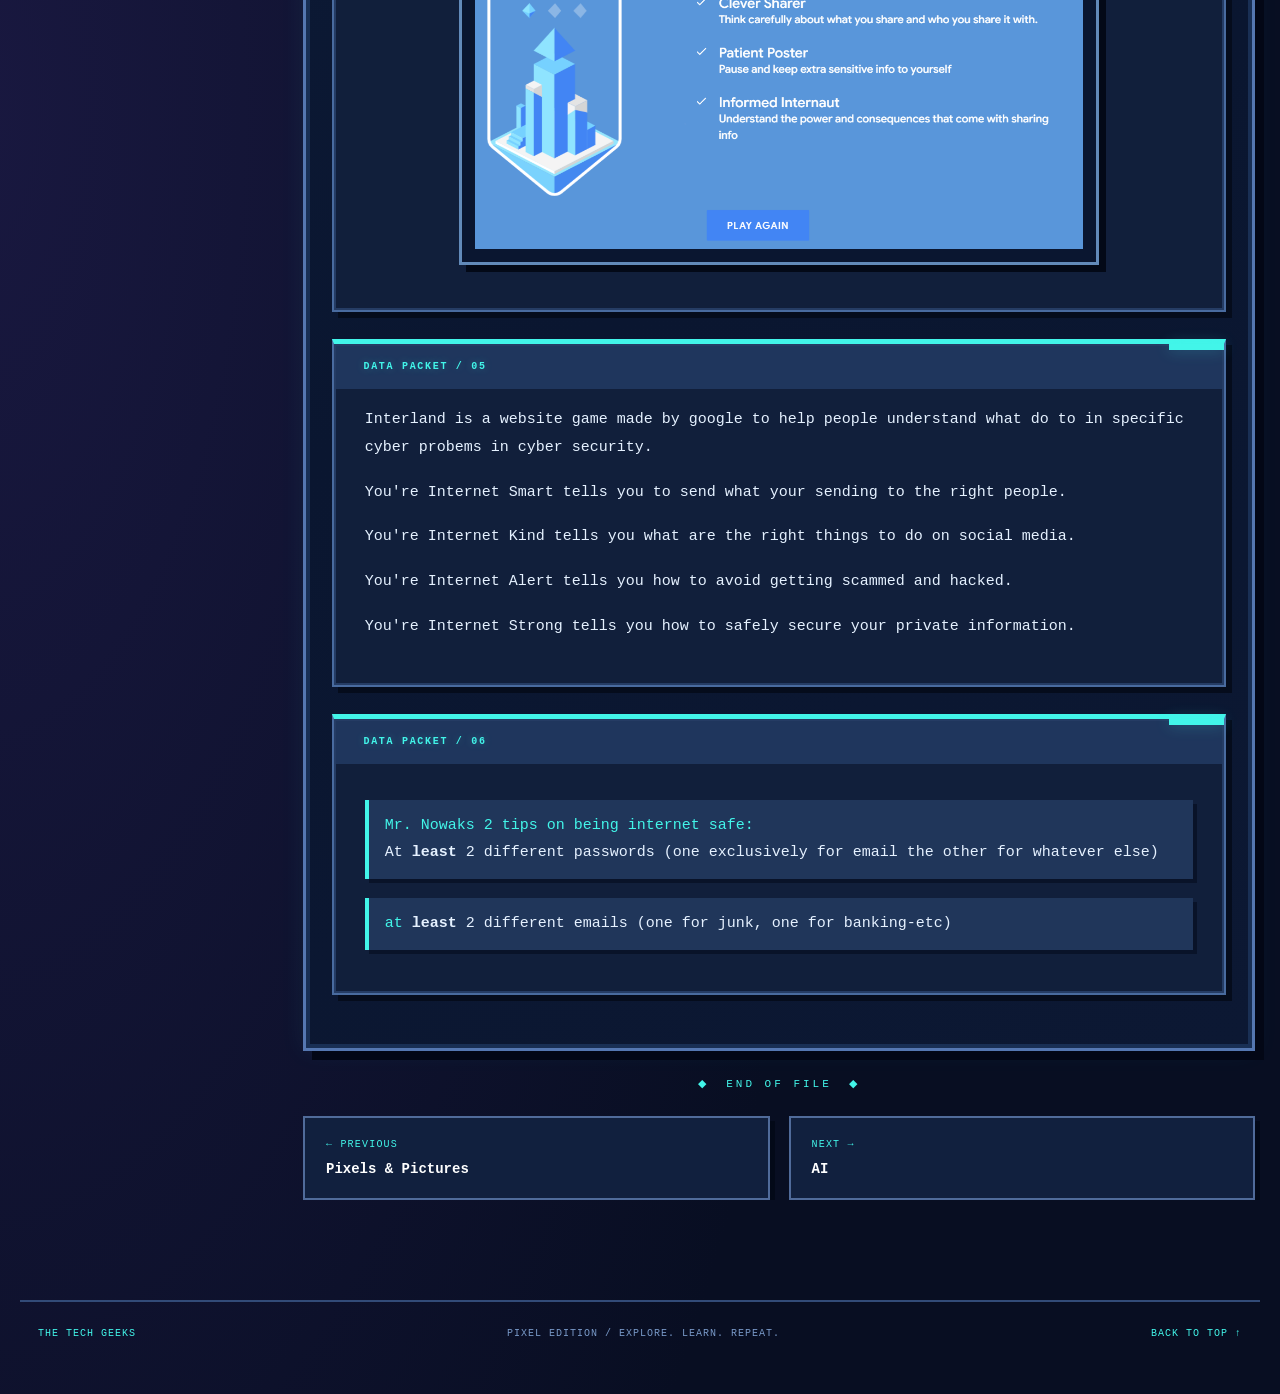
<file: interland.html>
<!DOCTYPE html>
<html lang="en"><head><meta charset="utf-8"><meta name="viewport" content="width=device-width, initial-scale=1"><meta name="theme-color" content="#080e22"><title>Interland | TheTechGeeks</title><link rel="stylesheet" href="style.css"><script src="topic.js" defer></script><script src="binary-background.js" defer></script><script src="mission-control.js" defer></script></head>
<body class="topic-page module-cyan" id="top">
<div class="reading-progress" aria-hidden="true"><span id="reading-progress-bar"></span></div>
<header class="topic-nav"><div class="topic-nav-inner"><a href="index.html" class="topic-logo" aria-label="TheTechGeeks homepage"><span class="tiny-chip" aria-hidden="true">▦</span> TheTechGeeks</a><nav class="topic-links" aria-label="Main navigation"><a href="index.html">Home</a><a href="networking.html">Networking</a><a href="history-of-the-internet.html">History of the Internet</a><a href="bits-bytes.html">Bits &amp; Bytes</a><a href="pixels-pictures.html">Pixels &amp; Pictures</a><a href="interland.html" aria-current="page" class="current">Interland</a><a href="artificial-intelligence.html">AI</a><a href="sources.html">Sources</a><a class="quiz-nav-cta" href="quiz.html">QUIZ ★</a></nav></div></header>
<main class="topic-world"><div class="topic-stars" aria-hidden="true"></div><div class="topic-grid" aria-hidden="true"></div>
<section class="module-hero" aria-labelledby="module-heading"><div class="module-headline"><div class="module-signal"><span class="live-light"></span> DIGITAL ARCHIVE <span class="signal-div">/</span> MODULE 05 OF 07</div><h1 id="module-heading" class="heading">Interland<span aria-hidden="true" class="cursor">_</span></h1><div class="module-prompt">INTERNET / SAFETY</div><div class="hero-trace" aria-hidden="true"><b></b><b></b><b></b><b></b><b></b><b></b><b></b><b></b><b></b></div><a class="start-reading" href="#content-start">OPEN FILE <span aria-hidden="true">↓</span></a></div>
<div class="module-sprite" aria-hidden="true"><div class="sprite-halo"></div><div class="sprite-frame"><div class="sprite-top"><span>● ● ●</span><strong>MODULE_05.EXE</strong></div><div class="sprite-screen"><svg viewBox="0 0 96 96" shape-rendering="crispEdges" aria-hidden="true"><path d="M48 6L81 20v37L68 74 48 90 28 74 15 57V20z" fill="#42f5e9"/><path d="M48 18l22 9v29L61 69 48 79 35 69 26 56V27z" fill="#173454"/><path d="M32 47h12V34h8v13h12v8H52v12h-8V55H32z" fill="#f9e66e"/></svg></div><div class="sprite-status"><span>◉ READY</span><span>100%</span></div></div><div class="sprite-shadow"></div></div></section>
<div class="chapter-route"><span>HOME</span><span aria-hidden="true">/</span><span>MODULE 05</span><span aria-hidden="true">/</span><strong>Interland</strong></div>
<section class="reading-layout" id="content-start" aria-label="Assessment information"><aside class="reading-aside" aria-label="Section navigation"><div class="aside-panel"><div class="aside-bar"><span aria-hidden="true">■ ■ ■</span><span>FILE EXPLORER</span></div><div class="aside-body"><span class="aside-label">YOUR MODULES</span><a href="index.html" class="tree-home">⌂ Homepage</a><a class="tree-link" href="networking.html"><span class="tree-dot">▸</span> Networking</a><a class="tree-link" href="history-of-the-internet.html"><span class="tree-dot">▸</span> History of the Internet</a><a class="tree-link" href="bits-bytes.html"><span class="tree-dot">▸</span> Bits &amp; Bytes</a><a class="tree-link" href="pixels-pictures.html"><span class="tree-dot">▸</span> Pixels &amp; Pictures</a><a class="tree-link selected" href="interland.html"><span class="tree-dot">▸</span> Interland</a><a class="tree-link" href="artificial-intelligence.html"><span class="tree-dot">▸</span> AI</a><a class="tree-link" href="sources.html"><span class="tree-dot">▸</span> Sources</a><a class="tree-link bonus-quiz-link" href="quiz.html"><span class="tree-dot">★</span> Knowledge Quiz</a></div></div><div class="aside-panel outline-panel"><div class="aside-bar"><span aria-hidden="true">■ ■ ■</span><span>ON THIS PAGE</span></div><div class="aside-body"><ol id="topic-outline" class="topic-outline"><li>Contents loading</li></ol></div></div><div class="aside-chips" aria-hidden="true"><span>010101</span><span>PIXEL MODE</span></div></aside>
<div class="reader-main"><div class="reader-titlebar"><div class="reader-window-dots" aria-hidden="true"><i></i><i></i><i></i></div><span>READ_ME / INTERLAND</span><span class="reader-ready">● ONLINE</span></div><article class="original-content" id="original-content"><!-- ORIGINAL_CONTENT_START -->
<div class="original-section">
<h1 id="h.hhbo7hm9e37b" dir="ltr" class="zfr3Q duRjpb CDt4Ke " style="text-align: center;"><span class="C9DxTc " style="">Internet Saftey</span></h1></div>
<div class="original-section">
<figure class="original-picture"><img src="assets/fcf9db15a1d7209109c0.png" class="CENy8b" role="img"></figure>
<h1 id="h.lk2vv79v7xsj_l" dir="ltr" class="zfr3Q duRjpb CDt4Ke " style="text-align: center;"><div jscontroller="Ae65rd" jsaction="touchstart:UrsOsc; click:KjsqPd; focusout:QZoaZ; mouseover:y0pDld; mouseout:dq0hvd;fv1Rjc:jbFSOd;CrfLRd:SzACGe;" class="CjVfdc"><div class="PPhIP rviiZ" jsname="haAclf"><div role="presentation" class="U26fgb mUbCce fKz7Od LRAOtb Znu9nd M9Bg4d" jscontroller="mxS5xe" jsaction="click:cOuCgd; mousedown:UX7yZ; mouseup:lbsD7e; mouseenter:tfO1Yc; mouseleave:JywGue; focus:AHmuwe; blur:O22p3e; contextmenu:mg9Pef;" jsshadow aria-describedby="h.lk2vv79v7xsj_l" aria-label="Copy heading link" aria-disabled="false" data-tooltip="Copy heading link" aria-hidden="true" data-tooltip-position="top" data-tooltip-vertical-offset="12" data-tooltip-horizontal-offset="0"><a class="FKF6mc TpQm9d" href="#h.lk2vv79v7xsj" aria-label="Copy heading link" jsname="hiK3ld" role="button" aria-describedby="h.lk2vv79v7xsj_l"><div class="VTBa7b MbhUzd" jsname="ksKsZd"></div><span jsslot class="xjKiLb"><span class="Ce1Y1c" style="top: -11px"><svg class="OUGEr QdAdhf" width="22px" height="22px" viewBox="0 0 24 24" fill="currentColor" focusable="false"><path d="M0 0h24v24H0z" fill="none"/><path d="M3.9 12c0-1.71 1.39-3.1 3.1-3.1h4V7H7c-2.76 0-5 2.24-5 5s2.24 5 5 5h4v-1.9H7c-1.71 0-3.1-1.39-3.1-3.1zM8 13h8v-2H8v2zm9-6h-4v1.9h4c1.71 0 3.1 1.39 3.1 3.1s-1.39 3.1-3.1 3.1h-4V17h4c2.76 0 5-2.24 5-5s-2.24-5-5-5z"/></svg></span></span></a></div></div><span class="C9DxTc " style="">Interland Game Achievments</span></div></h1></div>
<div class="original-section">
<figure class="original-picture"><img src="assets/73268f71edfcdeb48bc8.png" class="CENy8b" role="img"></figure>
<figure class="original-picture"><img src="assets/0953393071484431320a.png" class="CENy8b" role="img"></figure></div>
<div class="original-section">
<figure class="original-picture"><img src="assets/860c2023ad24833c664d.png" class="CENy8b" role="img"></figure>
<figure class="original-picture"><img src="assets/779cf05bc6896598615a.png" class="CENy8b" role="img"></figure></div>
<div class="original-section">
<p  dir="ltr" class="zfr3Q CDt4Ke " style=""><span class="C9DxTc " style="">Interland is a website game made by google to help people understand what do to in specific cyber probems in cyber security.</span></p>
<p  dir="ltr" class="zfr3Q CDt4Ke " style=""><span class="C9DxTc " style="">You&#39;re Internet Smart tells you to send what your sending to the right people.</span></p>
<p  dir="ltr" class="zfr3Q CDt4Ke " style=""><span class="C9DxTc " style="">You&#39;re Internet Kind tells you what are the right things to do on social media.</span></p>
<p  dir="ltr" class="zfr3Q CDt4Ke " style=""><span class="C9DxTc " style="">You&#39;re Internet Alert tells you how to avoid getting scammed and hacked.</span></p>
<p  dir="ltr" class="zfr3Q CDt4Ke " style=""><span class="C9DxTc " style="">You&#39;re Internet Strong tells you how to safely secure your private information.</span></p></div>
<div class="original-section">
<p  dir="ltr" class="zfr3Q CDt4Ke " style="text-align: left;"><span class="C9DxTc " style="">Mr. Nowaks 2 tips on being internet safe:</span><span class="C9DxTc " style=""><br></span><span class="C9DxTc " style="">At </span><span class="C9DxTc " style="font-family: Montserrat, Arial; font-weight: 700;">least </span><span class="C9DxTc " style="">2 different passwords (one exclusively for email the other for whatever else)</span></p>
<p  dir="ltr" class="zfr3Q CDt4Ke " style="text-align: left;"><span class="C9DxTc " style="">at </span><span class="C9DxTc " style="font-family: Montserrat, Arial; font-weight: 700;">least </span><span class="C9DxTc " style="">2 different emails (one for junk, one for banking-etc) </span></p></div>
<!-- ORIGINAL_CONTENT_END --></article><div class="end-of-file"><span aria-hidden="true">◆</span> END OF FILE <span aria-hidden="true">◆</span></div><nav class="chapter-switch" aria-label="Previous and next topics"><a href="pixels-pictures.html"><span>← PREVIOUS</span><strong>Pixels &amp; Pictures</strong></a><a href="artificial-intelligence.html"><span>NEXT →</span><strong>AI</strong></a></nav></div></section>
</main><footer class="page-foot"><a href="index.html">THE TECH GEEKS</a><span>PIXEL EDITION / EXPLORE. LEARN. REPEAT.</span><a href="#top">BACK TO TOP ↑</a></footer></body></html>
</file>
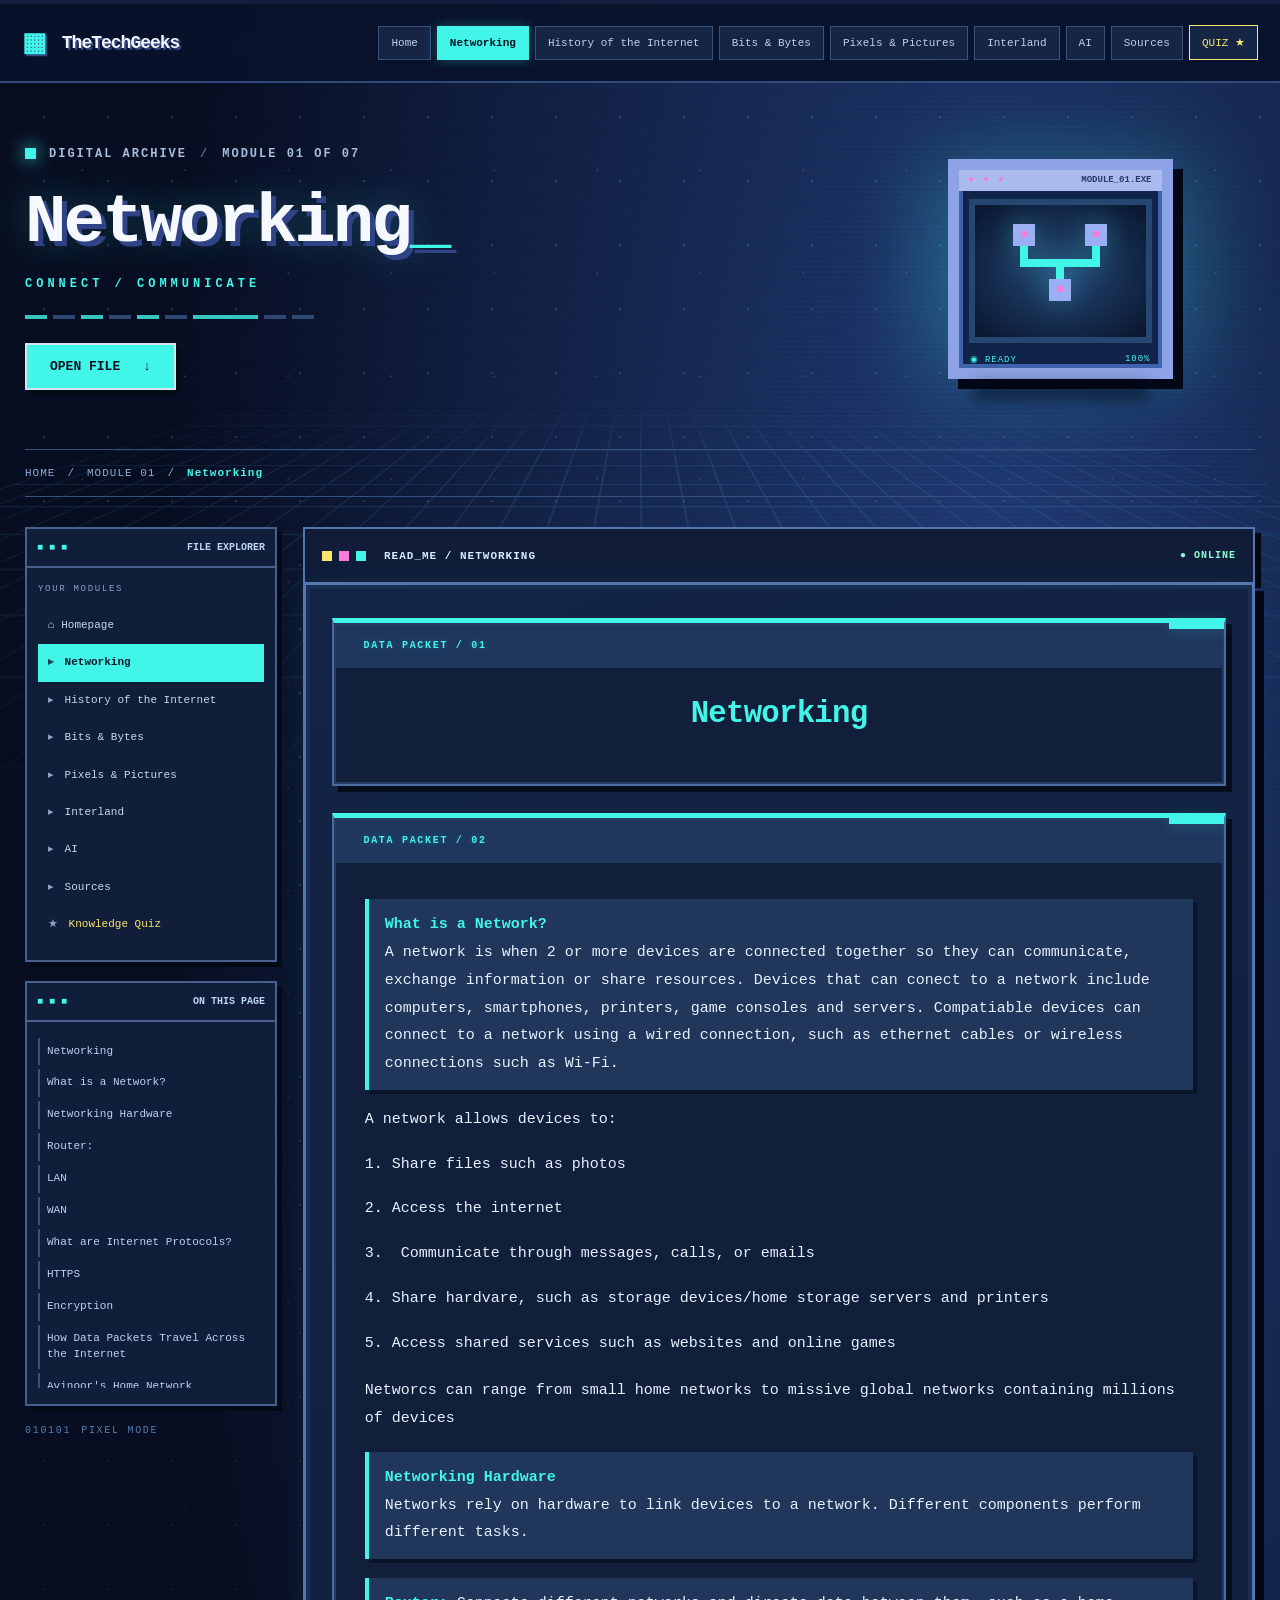
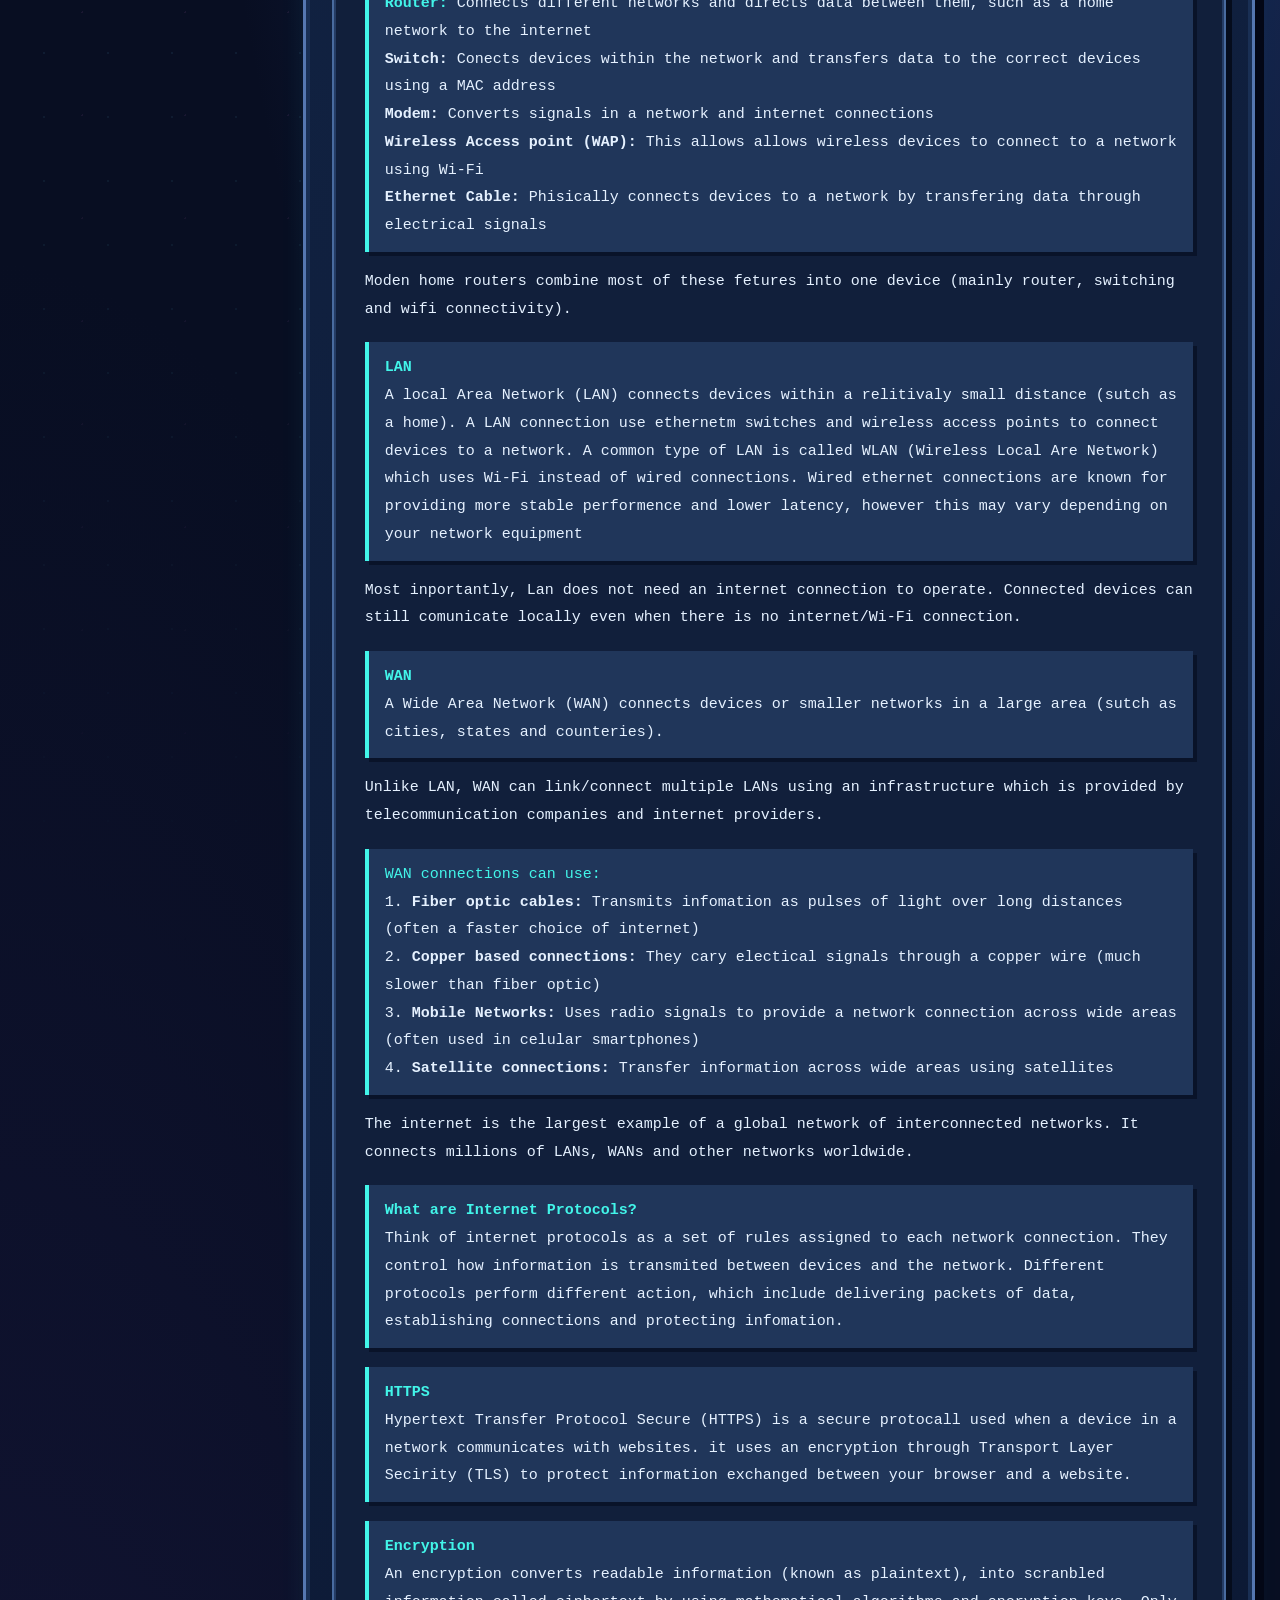
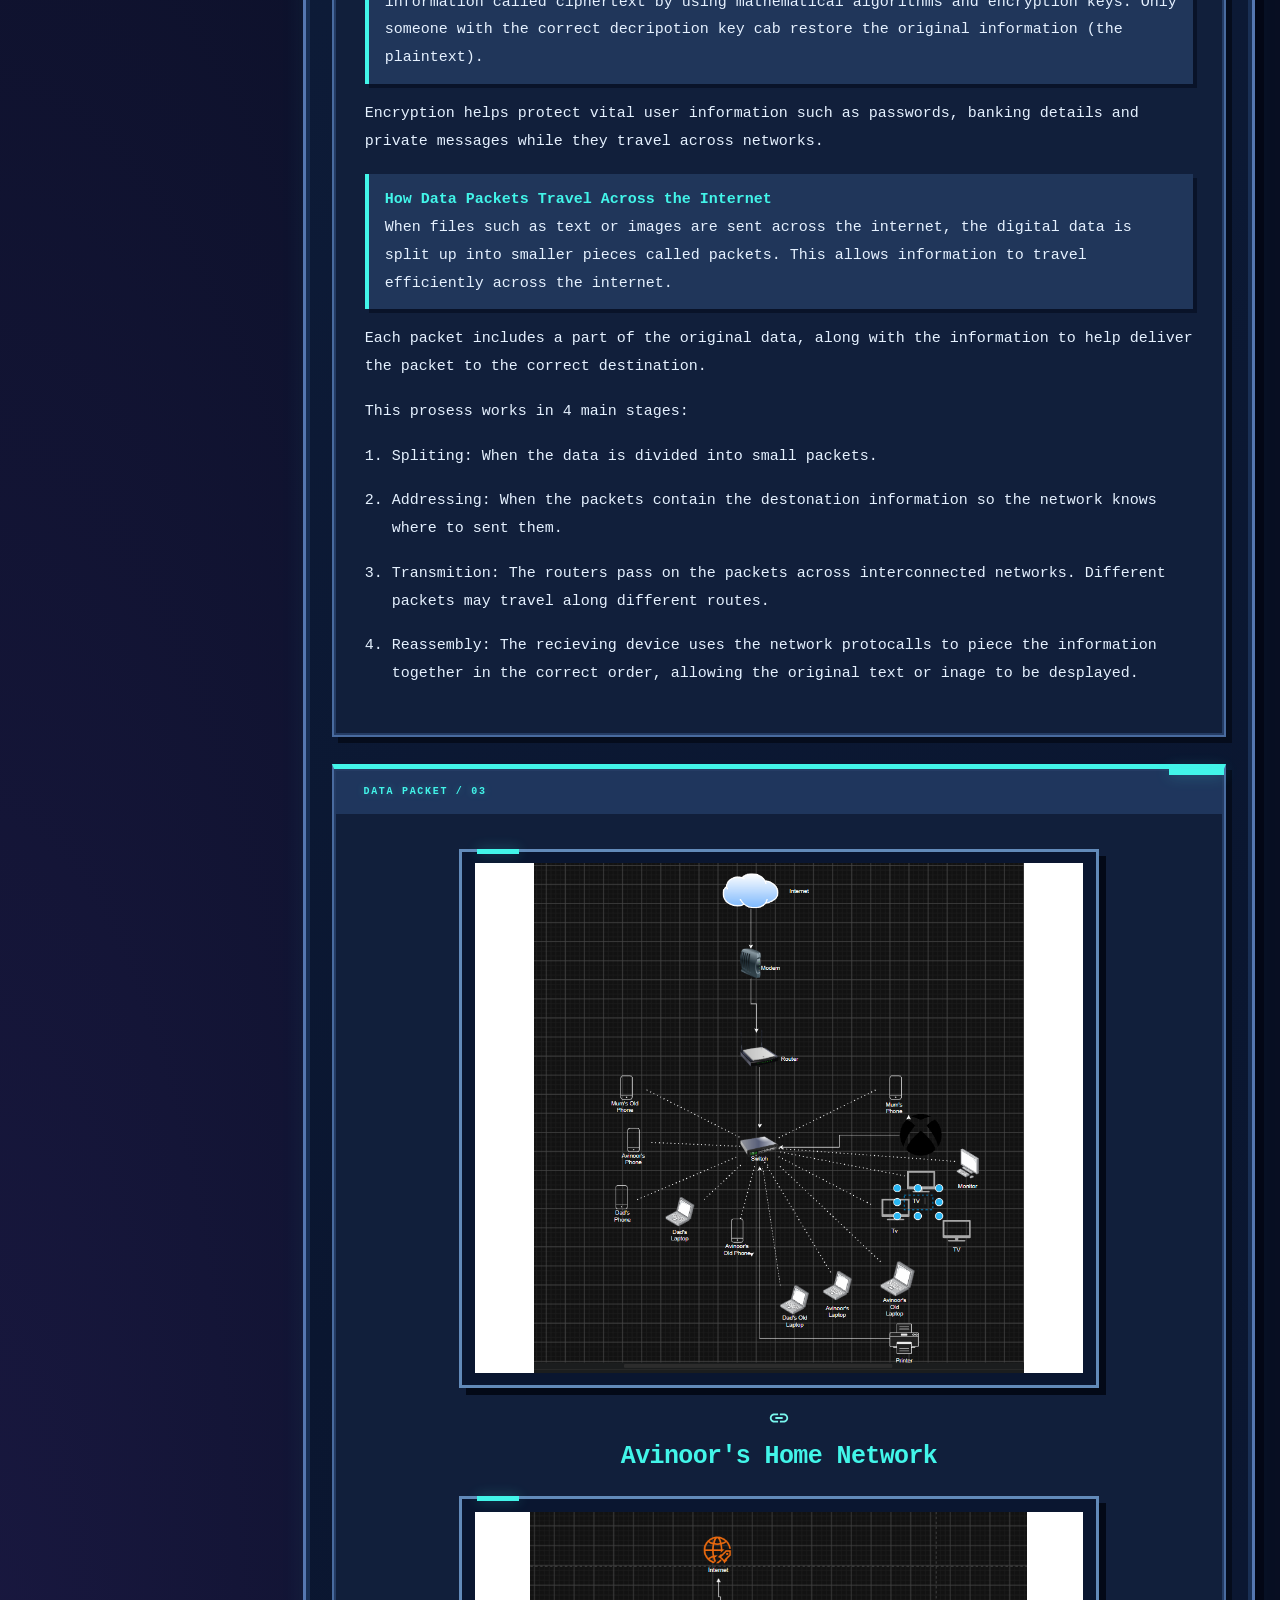
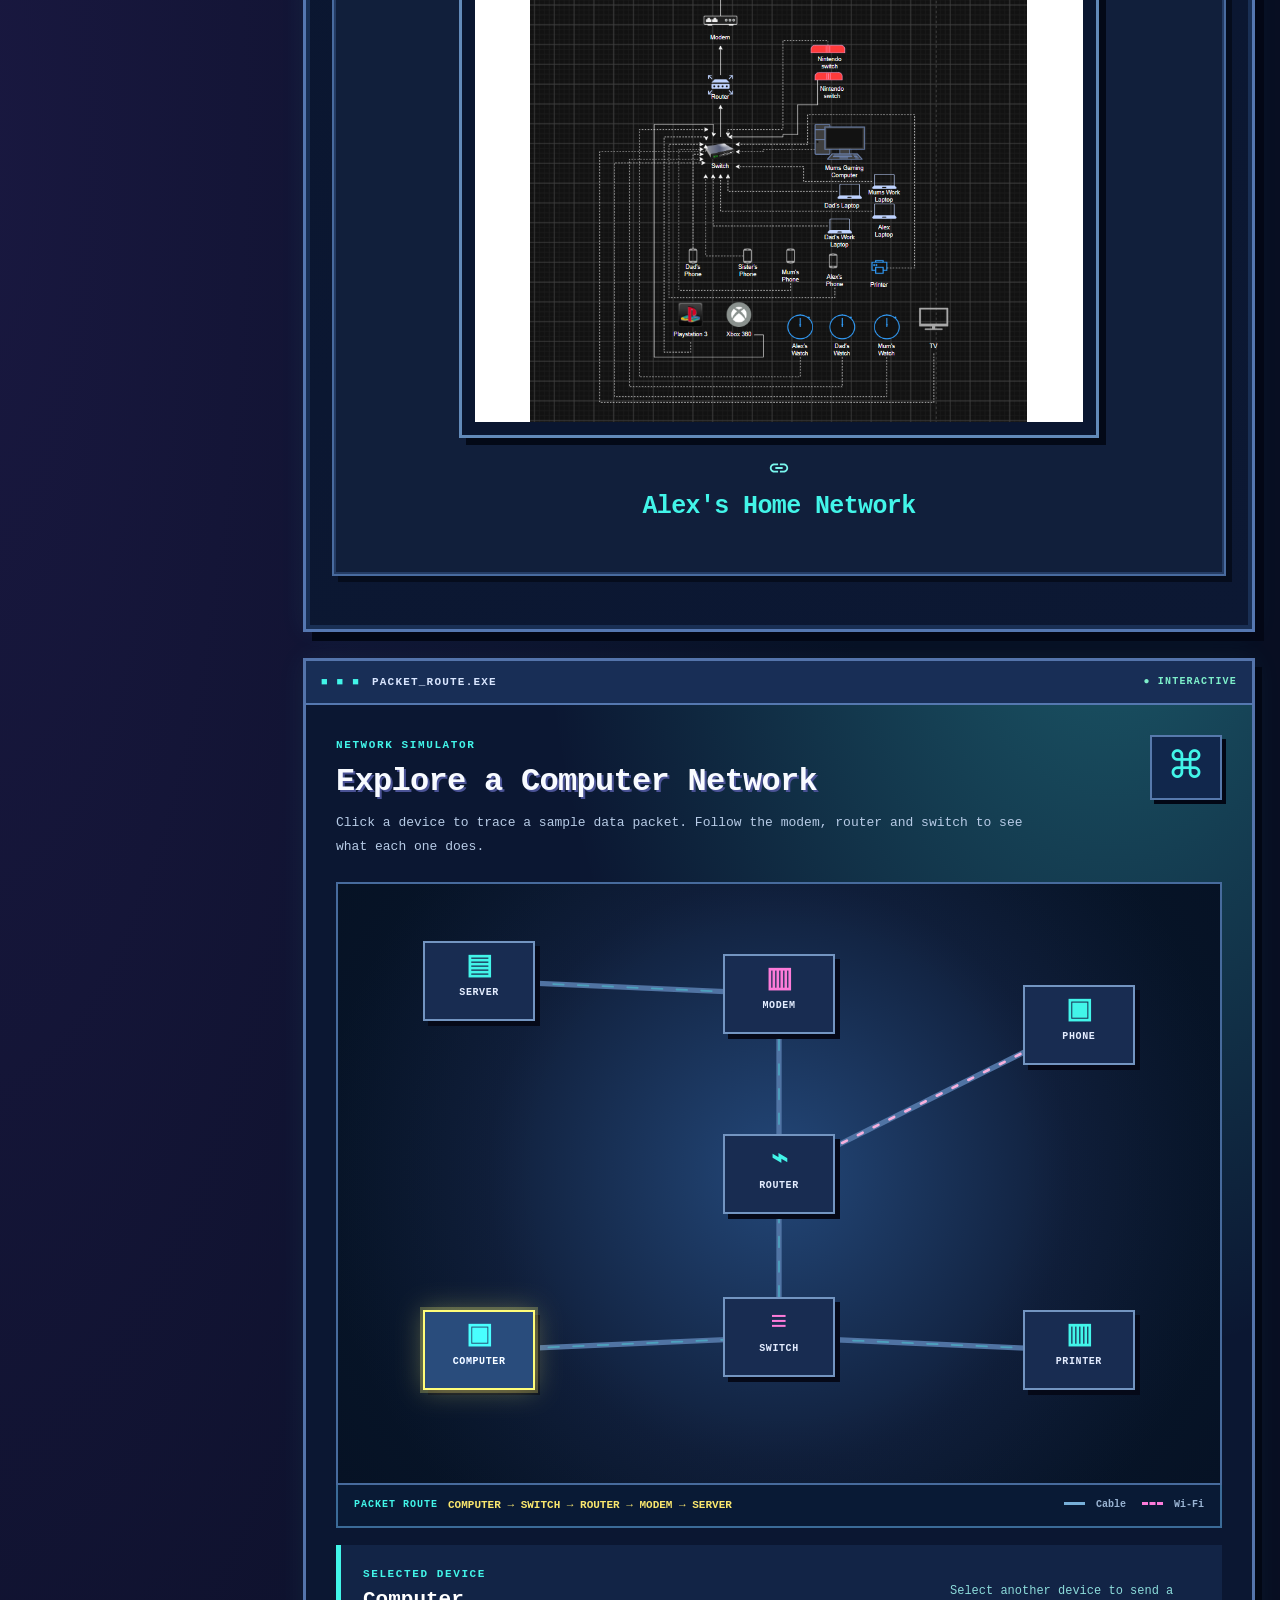
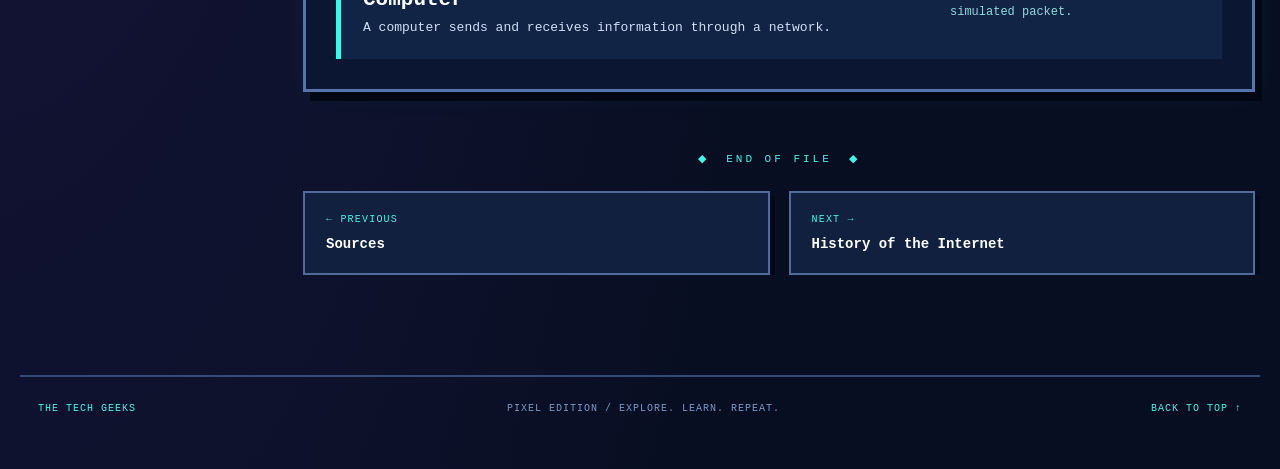
<file: networking.html>
<!DOCTYPE html>
<html lang="en"><head><meta charset="utf-8"><meta name="viewport" content="width=device-width, initial-scale=1"><meta name="theme-color" content="#080e22"><title>Networking | TheTechGeeks</title><link rel="stylesheet" href="style.css"><script src="topic.js" defer></script><script src="binary-background.js" defer></script><script src="mission-control.js" defer></script><script src="interactive-labs.js" defer></script></head>
<body class="topic-page module-cyan" id="top">
<div class="reading-progress" aria-hidden="true"><span id="reading-progress-bar"></span></div>
<header class="topic-nav"><div class="topic-nav-inner"><a href="index.html" class="topic-logo" aria-label="TheTechGeeks homepage"><span class="tiny-chip" aria-hidden="true">▦</span> TheTechGeeks</a><nav class="topic-links" aria-label="Main navigation"><a href="index.html">Home</a><a href="networking.html" aria-current="page" class="current">Networking</a><a href="history-of-the-internet.html">History of the Internet</a><a href="bits-bytes.html">Bits &amp; Bytes</a><a href="pixels-pictures.html">Pixels &amp; Pictures</a><a href="interland.html">Interland</a><a href="artificial-intelligence.html">AI</a><a href="sources.html">Sources</a><a class="quiz-nav-cta" href="quiz.html">QUIZ ★</a></nav></div></header>
<main class="topic-world"><div class="topic-stars" aria-hidden="true"></div><div class="topic-grid" aria-hidden="true"></div>
<section class="module-hero" aria-labelledby="module-heading"><div class="module-headline"><div class="module-signal"><span class="live-light"></span> DIGITAL ARCHIVE <span class="signal-div">/</span> MODULE 01 OF 07</div><h1 id="module-heading" class="heading">Networking<span aria-hidden="true" class="cursor">_</span></h1><div class="module-prompt">CONNECT / COMMUNICATE</div><div class="hero-trace" aria-hidden="true"><b></b><b></b><b></b><b></b><b></b><b></b><b></b><b></b><b></b></div><a class="start-reading" href="#content-start">OPEN FILE <span aria-hidden="true">↓</span></a></div>
<div class="module-sprite" aria-hidden="true"><div class="sprite-halo"></div><div class="sprite-frame"><div class="sprite-top"><span>● ● ●</span><strong>MODULE_01.EXE</strong></div><div class="sprite-screen"><svg viewBox="0 0 96 96" shape-rendering="crispEdges" aria-hidden="true"><path d="M14 14h16v16H14zm52 0h16v16H66zM40 54h16v16H40z" fill="#9baff5"/><path d="M22 30v12h26v12M74 30v12H48" fill="none" stroke="#42f5e9" stroke-width="6"/><path d="M20 19h4v4h-4zm52 0h4v4h-4zM46 59h4v4h-4z" fill="#fc7bd9"/></svg></div><div class="sprite-status"><span>◉ READY</span><span>100%</span></div></div><div class="sprite-shadow"></div></div></section>
<div class="chapter-route"><span>HOME</span><span aria-hidden="true">/</span><span>MODULE 01</span><span aria-hidden="true">/</span><strong>Networking</strong></div>
<section class="reading-layout" id="content-start" aria-label="Assessment information"><aside class="reading-aside" aria-label="Section navigation"><div class="aside-panel"><div class="aside-bar"><span aria-hidden="true">■ ■ ■</span><span>FILE EXPLORER</span></div><div class="aside-body"><span class="aside-label">YOUR MODULES</span><a href="index.html" class="tree-home">⌂ Homepage</a><a class="tree-link selected" href="networking.html"><span class="tree-dot">▸</span> Networking</a><a class="tree-link" href="history-of-the-internet.html"><span class="tree-dot">▸</span> History of the Internet</a><a class="tree-link" href="bits-bytes.html"><span class="tree-dot">▸</span> Bits &amp; Bytes</a><a class="tree-link" href="pixels-pictures.html"><span class="tree-dot">▸</span> Pixels &amp; Pictures</a><a class="tree-link" href="interland.html"><span class="tree-dot">▸</span> Interland</a><a class="tree-link" href="artificial-intelligence.html"><span class="tree-dot">▸</span> AI</a><a class="tree-link" href="sources.html"><span class="tree-dot">▸</span> Sources</a><a class="tree-link bonus-quiz-link" href="quiz.html"><span class="tree-dot">★</span> Knowledge Quiz</a></div></div><div class="aside-panel outline-panel"><div class="aside-bar"><span aria-hidden="true">■ ■ ■</span><span>ON THIS PAGE</span></div><div class="aside-body"><ol id="topic-outline" class="topic-outline"><li>Contents loading</li></ol></div></div><div class="aside-chips" aria-hidden="true"><span>010101</span><span>PIXEL MODE</span></div></aside>
<div class="reader-main"><div class="reader-titlebar"><div class="reader-window-dots" aria-hidden="true"><i></i><i></i><i></i></div><span>READ_ME / NETWORKING</span><span class="reader-ready">● ONLINE</span></div><article class="original-content" id="original-content"><!-- ORIGINAL_CONTENT_START -->
<div class="original-section">
<h1 id="h.now3gt1ds2m" dir="ltr" class="zfr3Q duRjpb CDt4Ke " style="text-align: center;"><span class="C9DxTc " style="">Networking</span></h1></div>
<div class="original-section">
<p  dir="ltr" class="zfr3Q CDt4Ke " style=""><span class="C9DxTc " style="font-family: Montserrat, Arial; font-weight: 700;">What is a Network?</span><span class="C9DxTc " style=""><br></span><span class="C9DxTc " style="">A network is when 2 or more devices are connected together so they can communicate, exchange information or share resources. Devices that can conect to a network include computers, smartphones, printers, game consoles and servers. Compatiable devices can connect to a network using a wired connection, such as ethernet cables or wireless connections such as Wi-Fi. </span></p>
<p  dir="ltr" class="zfr3Q CDt4Ke " style=""><span class="C9DxTc " style="">A network allows devices to:</span></p>
<ol class="n8H08c BKnRcf " style="list-style-type: decimal; margin-left: 0; margin-right: 0; padding: 0;"><li  dir="ltr" class="zfr3Q TYR86d lsiHE " style="margin-left: 15.0pt;"><p  dir="ltr" role="presentation" class="zfr3Q CDt4Ke " style="margin-left: 0.0pt; padding-left: 0.0pt; text-indent: 0.0pt;"><span class="C9DxTc " style="">Share files such as photos</span></p></li><li  dir="ltr" class="zfr3Q TYR86d lsiHE " style="margin-left: 15.0pt;"><p  dir="ltr" role="presentation" class="zfr3Q CDt4Ke " style="margin-left: 0.0pt; padding-left: 0.0pt; text-indent: 0.0pt;"><span class="C9DxTc " style="">Access the internet</span></p></li><li  dir="ltr" class="zfr3Q TYR86d lsiHE " style="margin-left: 15.0pt;"><p  dir="ltr" role="presentation" class="zfr3Q CDt4Ke " style="margin-left: 0.0pt; padding-left: 0.0pt; text-indent: 0.0pt;"><span class="C9DxTc " style=""> Communicate through messages, calls, or emails</span></p></li><li  dir="ltr" class="zfr3Q TYR86d lsiHE " style="margin-left: 15.0pt;"><p  dir="ltr" role="presentation" class="zfr3Q CDt4Ke " style="margin-left: 0.0pt; padding-left: 0.0pt; text-indent: 0.0pt;"><span class="C9DxTc " style="">Share hardvare, such as storage devices/home storage servers and printers</span></p></li><li  dir="ltr" class="zfr3Q TYR86d lsiHE " style="margin-left: 15.0pt;"><p  dir="ltr" role="presentation" class="zfr3Q CDt4Ke " style="margin-left: 0.0pt; padding-left: 0.0pt; text-indent: 0.0pt;"><span class="C9DxTc " style="">Access shared services such as websites and online games</span></p></li></ol>
<p  dir="ltr" class="zfr3Q CDt4Ke " style="margin-left: 0.0pt; padding-left: 0.0pt; text-indent: 0.0pt;"><span class="C9DxTc " style="">Networcs can range from small home networks to missive global networks containing millions of devices</span></p>
<p  dir="ltr" class="zfr3Q CDt4Ke " style="margin-left: 0.0pt; padding-left: 0.0pt; text-indent: 0.0pt;"><span class="C9DxTc " style="font-family: Montserrat, Arial; font-weight: 700;">Networking Hardware</span><span class="C9DxTc " style="font-family: Montserrat, Arial; font-weight: 700;"><br></span><span class="C9DxTc " style="">Networks rely on hardware to link devices to a network. Different components perform different tasks.</span></p>
<p  dir="ltr" class="zfr3Q CDt4Ke " style="margin-left: 0.0pt; padding-left: 0.0pt; text-indent: 0.0pt;"><span class="C9DxTc " style="font-family: Montserrat, Arial; font-weight: 700;">Router:</span><span class="C9DxTc " style=""> Connects different networks and directs data between them, such as a home network to the internet</span><span class="C9DxTc " style=""><br></span><span class="C9DxTc " style="font-family: Montserrat, Arial; font-weight: 700;">Switch:</span><span class="C9DxTc " style=""> Conects devices within the network and transfers data to the correct devices using a MAC address</span><span class="C9DxTc " style=""><br></span><span class="C9DxTc " style="font-family: Montserrat, Arial; font-weight: 700;">Modem: </span><span class="C9DxTc " style="">Converts signals in a network and internet connections</span><span class="C9DxTc " style=""><br></span><span class="C9DxTc " style="font-family: Montserrat, Arial; font-weight: 700;">Wireless Access point (WAP): </span><span class="C9DxTc " style="">This allows allows wireless devices to connect to a network using Wi-Fi</span><span class="C9DxTc " style=""><br></span><span class="C9DxTc " style="font-family: Montserrat, Arial; font-weight: 700;">Ethernet Cable:</span><span class="C9DxTc " style=""> Phisically connects devices to a network by transfering data through electrical signals</span></p>
<p  dir="ltr" class="zfr3Q CDt4Ke " style="margin-left: 0.0pt; padding-left: 0.0pt; text-indent: 0.0pt;"><span class="C9DxTc " style="">Moden home routers combine most of these fetures into one device (mainly router, switching and wifi connectivity).</span></p>
<p  dir="ltr" class="zfr3Q CDt4Ke " style="margin-left: 0.0pt; padding-left: 0.0pt; text-indent: 0.0pt;"><span class="C9DxTc " style="font-family: Montserrat, Arial; font-weight: 700;">LAN</span><span class="C9DxTc " style="font-family: Montserrat, Arial; font-weight: 700;"><br></span><span class="C9DxTc " style="">A local Area Network (LAN) connects devices within a relitivaly small distance (sutch as a home). A LAN connection use ethernetm switches and wireless access points to connect devices to a network. A common type of LAN is called WLAN (Wireless Local Are Network) which uses Wi-Fi instead of wired connections. Wired ethernet connections are known for providing more stable performence and lower latency, however this may vary depending on your network equipment</span></p>
<p  dir="ltr" class="zfr3Q CDt4Ke " style="margin-left: 0.0pt; padding-left: 0.0pt; text-indent: 0.0pt;"><span class="C9DxTc " style="">Most inportantly, Lan does not need an internet connection to operate. Connected devices can still comunicate locally even when there is no internet/Wi-Fi connection.</span></p>
<p  dir="ltr" class="zfr3Q CDt4Ke " style="margin-left: 0.0pt; padding-left: 0.0pt; text-indent: 0.0pt;"><span class="C9DxTc " style="font-family: Montserrat, Arial; font-weight: 700;">WAN</span><span class="C9DxTc " style=""><br></span><span class="C9DxTc " style="">A Wide Area Network (WAN) connects devices or smaller networks in a large area (sutch as cities, states and counteries).</span></p>
<p  dir="ltr" class="zfr3Q CDt4Ke " style="margin-left: 0.0pt; padding-left: 0.0pt; text-indent: 0.0pt;"><span class="C9DxTc " style="">Unlike LAN, WAN can link/connect multiple LANs using an infrastructure which is provided by telecommunication companies and internet providers.</span></p>
<p  dir="ltr" class="zfr3Q CDt4Ke " style="margin-left: 0.0pt; padding-left: 0.0pt; text-indent: 0.0pt;"><span class="C9DxTc " style="">WAN connections can use:</span><span class="C9DxTc " style=""><br></span><span class="C9DxTc " style="">1. </span><span class="C9DxTc " style="font-family: Montserrat, Arial; font-weight: 700;">Fiber optic cables:</span><span class="C9DxTc " style=""> Transmits infomation as pulses of light over long distances (often a faster choice of internet)</span><span class="C9DxTc " style=""><br></span><span class="C9DxTc " style="">2. </span><span class="C9DxTc " style="font-family: Montserrat, Arial; font-weight: 700;">Copper based connections: </span><span class="C9DxTc " style="">They cary electical signals through a copper wire (much slower than fiber optic)</span><span class="C9DxTc " style=""><br></span><span class="C9DxTc " style="">3. </span><span class="C9DxTc " style="font-family: Montserrat, Arial; font-weight: 700;">Mobile Networks: </span><span class="C9DxTc " style="">Uses radio signals to provide a network connection across wide areas (often used in celular smartphones)</span><span class="C9DxTc " style=""><br></span><span class="C9DxTc " style="">4. </span><span class="C9DxTc " style="font-family: Montserrat, Arial; font-weight: 700;">Satellite connections: </span><span class="C9DxTc " style="">Transfer information across wide areas using satellites</span></p>
<p  dir="ltr" class="zfr3Q CDt4Ke " style="background-color: transparent; border-bottom: none; border-left: none; border-right: none; border-top: none; line-height: 1.38; margin-bottom: 12.0pt; margin-top: 12.0pt; padding-bottom: 0.0pt; padding-left: 0.0pt; padding-right: 0.0pt; padding-top: 0.0pt;"><span class="C9DxTc " style="">The internet is the largest example of a global network of interconnected networks. It connects millions of LANs, WANs and other networks worldwide.</span></p>
<p  dir="ltr" class="zfr3Q CDt4Ke " style="background-color: transparent; border-bottom: none; border-left: none; border-right: none; border-top: none; line-height: 1.38; margin-bottom: 12.0pt; margin-top: 12.0pt; padding-bottom: 0.0pt; padding-left: 0.0pt; padding-right: 0.0pt; padding-top: 0.0pt;"><span class="C9DxTc " style="font-family: Montserrat, Arial; font-weight: 700;">What are Internet Protocols?</span><span class="C9DxTc " style="font-family: Montserrat, Arial; font-weight: 700;"><br></span><span class="C9DxTc " style="">Think of internet protocols as a set of rules assigned to each network connection. They control how information is transmited between devices and the network. Different protocols perform different action, which include delivering packets of data, establishing connections and protecting infomation.</span></p>
<p  dir="ltr" class="zfr3Q CDt4Ke " style="background-color: transparent; border-bottom: none; border-left: none; border-right: none; border-top: none; line-height: 1.38; margin-bottom: 12.0pt; margin-top: 12.0pt; padding-bottom: 0.0pt; padding-left: 0.0pt; padding-right: 0.0pt; padding-top: 0.0pt;"><span class="C9DxTc " style="font-family: Montserrat, Arial; font-weight: 700;">HTTPS</span><span class="C9DxTc " style="font-family: Montserrat, Arial; font-weight: 700;"><br></span><span class="C9DxTc " style="">Hypertext Transfer Protocol Secure (HTTPS) is a secure protocall used when a device in a network communicates with websites. it uses an encryption through Transport Layer Secirity (TLS) to protect information exchanged between your browser and a website.</span></p>
<p  dir="ltr" class="zfr3Q CDt4Ke " style="background-color: transparent; border-bottom: none; border-left: none; border-right: none; border-top: none; line-height: 1.38; margin-bottom: 12.0pt; margin-top: 12.0pt; padding-bottom: 0.0pt; padding-left: 0.0pt; padding-right: 0.0pt; padding-top: 0.0pt;"><span class="C9DxTc " style="font-family: Montserrat, Arial; font-weight: 700;">Encryption</span><span class="C9DxTc " style="font-family: Montserrat, Arial; font-weight: 700;"><br></span><span class="C9DxTc " style="">An encryption converts readable information (known as plaintext), into scranbled information called ciphertext by using mathematical algorithms and encryption keys. Only someone with the correct decripotion key cab restore the original information (the plaintext).</span></p>
<p  dir="ltr" class="zfr3Q CDt4Ke " style="background-color: transparent; border-bottom: none; border-left: none; border-right: none; border-top: none; line-height: 1.38; margin-bottom: 12.0pt; margin-top: 12.0pt; padding-bottom: 0.0pt; padding-left: 0.0pt; padding-right: 0.0pt; padding-top: 0.0pt;"><span class="C9DxTc " style="">Encryption helps protect vital user information such as passwords, banking details and private messages while they travel across networks.</span></p>
<p  dir="ltr" class="zfr3Q CDt4Ke " style="background-color: transparent; border-bottom: none; border-left: none; border-right: none; border-top: none; line-height: 1.7999999999999998; margin-bottom: 0.0pt; margin-left: 0.0pt; margin-top: 0.0pt; padding-bottom: 0.0pt; padding-left: 0.0pt; padding-right: 0.0pt; padding-top: 0.0pt; text-indent: 0.0pt;"><span class="C9DxTc " style="color: #333333; font-family: Montserrat, Arial; font-variant: normal; font-weight: 700;">How Data Packets Travel Across the Internet</span><span class="C9DxTc " style="color: #333333; font-family: Montserrat, Arial; font-variant: normal; font-weight: 700;"><br></span><span class="C9DxTc " style="color: #333333; font-variant: normal;">When files such as text or images are sent across the internet, the digital data is split up into smaller pieces called packets. This allows information to travel efficiently across the internet.</span></p>
<p  dir="ltr" class="zfr3Q CDt4Ke " style="background-color: transparent; border-bottom: none; border-left: none; border-right: none; border-top: none; line-height: 1.7999999999999998; margin-bottom: 0.0pt; margin-left: 0.0pt; margin-top: 0.0pt; padding-bottom: 0.0pt; padding-left: 0.0pt; padding-right: 0.0pt; padding-top: 0.0pt; text-indent: 0.0pt;"><span class="C9DxTc " style="color: #333333; font-variant: normal;">Each packet includes a part of the original data, along with the information to help deliver the packet to the correct destination.</span></p>
<p  dir="ltr" class="zfr3Q CDt4Ke " style="background-color: transparent; border-bottom: none; border-left: none; border-right: none; border-top: none; line-height: 1.7999999999999998; margin-bottom: 0.0pt; margin-left: 0.0pt; margin-top: 0.0pt; padding-bottom: 0.0pt; padding-left: 0.0pt; padding-right: 0.0pt; padding-top: 0.0pt; text-indent: 0.0pt;"><span class="C9DxTc " style="color: #333333; font-variant: normal;">This prosess works in 4 main stages:</span></p>
<ol class="n8H08c BKnRcf " style="list-style-type: decimal; margin-left: 0; margin-right: 0; padding: 0;"><li  dir="ltr" class="zfr3Q TYR86d lsiHE " style="margin-left: 15.0pt;"><p  dir="ltr" role="presentation" class="zfr3Q CDt4Ke " style="background-color: transparent; border-bottom: none; border-left: none; border-right: none; border-top: none; line-height: 1.7999999999999998; margin-bottom: 0.0pt; margin-left: 0.0pt; margin-top: 0.0pt; padding-bottom: 0.0pt; padding-left: 0.0pt; padding-right: 0.0pt; padding-top: 0.0pt; text-indent: 0.0pt;"><span class="C9DxTc " style="color: #333333; font-variant: normal;">Spliting: When the data is divided into small packets.</span></p></li><li  dir="ltr" class="zfr3Q TYR86d lsiHE " style="margin-left: 15.0pt;"><p  dir="ltr" role="presentation" class="zfr3Q CDt4Ke " style="background-color: transparent; border-bottom: none; border-left: none; border-right: none; border-top: none; line-height: 1.7999999999999998; margin-bottom: 0.0pt; margin-left: 0.0pt; margin-top: 0.0pt; padding-bottom: 0.0pt; padding-left: 0.0pt; padding-right: 0.0pt; padding-top: 0.0pt; text-indent: 0.0pt;"><span class="C9DxTc " style="color: #333333; font-variant: normal;">Addressing: When the packets contain the destonation information so the network knows where to sent them.</span></p></li><li  dir="ltr" class="zfr3Q TYR86d lsiHE " style="margin-left: 15.0pt;"><p  dir="ltr" role="presentation" class="zfr3Q CDt4Ke " style="background-color: transparent; border-bottom: none; border-left: none; border-right: none; border-top: none; line-height: 1.7999999999999998; margin-bottom: 0.0pt; margin-left: 0.0pt; margin-top: 0.0pt; padding-bottom: 0.0pt; padding-left: 0.0pt; padding-right: 0.0pt; padding-top: 0.0pt; text-indent: 0.0pt;"><span class="C9DxTc " style="color: #333333; font-variant: normal;">Transmition: The routers pass on the packets across interconnected networks. Different packets may travel along different routes.</span></p></li><li  dir="ltr" class="zfr3Q TYR86d lsiHE " style="margin-left: 15.0pt;"><p  dir="ltr" role="presentation" class="zfr3Q CDt4Ke " style="background-color: transparent; border-bottom: none; border-left: none; border-right: none; border-top: none; line-height: 1.7999999999999998; margin-bottom: 0.0pt; margin-left: 0.0pt; margin-top: 0.0pt; padding-bottom: 0.0pt; padding-left: 0.0pt; padding-right: 0.0pt; padding-top: 0.0pt; text-indent: 0.0pt;"><span class="C9DxTc " style="color: #333333; font-variant: normal;">Reassembly: The recieving device uses the network protocalls to piece the information together in the correct order, allowing the original text or inage to be desplayed.</span></p></li></ol></div>
<div class="original-section">
<figure class="original-picture"><img src="assets/54ae8eba4200d3881142.png" class="CENy8b" role="img" style="width: 100%; margin: -0.2547949989% 0 -0.2547949989% 0%"></figure>
<h2 id="h.dak3lf6z9tod_l" dir="ltr" class="zfr3Q JYVBee CDt4Ke " style="text-align: center;"><div jscontroller="Ae65rd" jsaction="touchstart:UrsOsc; click:KjsqPd; focusout:QZoaZ; mouseover:y0pDld; mouseout:dq0hvd;fv1Rjc:jbFSOd;CrfLRd:SzACGe;" class="CjVfdc"><div class="PPhIP rviiZ" jsname="haAclf"><div role="presentation" class="U26fgb mUbCce fKz7Od LRAOtb Znu9nd M9Bg4d" jscontroller="mxS5xe" jsaction="click:cOuCgd; mousedown:UX7yZ; mouseup:lbsD7e; mouseenter:tfO1Yc; mouseleave:JywGue; focus:AHmuwe; blur:O22p3e; contextmenu:mg9Pef;" jsshadow aria-describedby="h.dak3lf6z9tod_l" aria-label="Copy heading link" aria-disabled="false" data-tooltip="Copy heading link" aria-hidden="true" data-tooltip-position="top" data-tooltip-vertical-offset="12" data-tooltip-horizontal-offset="0"><a class="FKF6mc TpQm9d" href="#h.dak3lf6z9tod" aria-label="Copy heading link" jsname="hiK3ld" role="button" aria-describedby="h.dak3lf6z9tod_l"><div class="VTBa7b MbhUzd" jsname="ksKsZd"></div><span jsslot class="xjKiLb"><span class="Ce1Y1c" style="top: -11px"><svg class="OUGEr QdAdhf" width="22px" height="22px" viewBox="0 0 24 24" fill="currentColor" focusable="false"><path d="M0 0h24v24H0z" fill="none"/><path d="M3.9 12c0-1.71 1.39-3.1 3.1-3.1h4V7H7c-2.76 0-5 2.24-5 5s2.24 5 5 5h4v-1.9H7c-1.71 0-3.1-1.39-3.1-3.1zM8 13h8v-2H8v2zm9-6h-4v1.9h4c1.71 0 3.1 1.39 3.1 3.1s-1.39 3.1-3.1 3.1h-4V17h4c2.76 0 5-2.24 5-5s-2.24-5-5-5z"/></svg></span></span></a></div></div><span class="C9DxTc " style="">Avinoor&#39;s Home Network</span></div></h2>
<figure class="original-picture"><img src="assets/5a66a05e615c146eb3e0.png" class="CENy8b" role="img" style="width: 100.0509364755%; margin: -0% 0 -0% -0.0254682378%"></figure>
<h2 id="h.jofdtro4d82b_l" dir="ltr" class="zfr3Q JYVBee CDt4Ke " style="text-align: center;"><div jscontroller="Ae65rd" jsaction="touchstart:UrsOsc; click:KjsqPd; focusout:QZoaZ; mouseover:y0pDld; mouseout:dq0hvd;fv1Rjc:jbFSOd;CrfLRd:SzACGe;" class="CjVfdc"><div class="PPhIP rviiZ" jsname="haAclf"><div role="presentation" class="U26fgb mUbCce fKz7Od LRAOtb Znu9nd M9Bg4d" jscontroller="mxS5xe" jsaction="click:cOuCgd; mousedown:UX7yZ; mouseup:lbsD7e; mouseenter:tfO1Yc; mouseleave:JywGue; focus:AHmuwe; blur:O22p3e; contextmenu:mg9Pef;" jsshadow aria-describedby="h.jofdtro4d82b_l" aria-label="Copy heading link" aria-disabled="false" data-tooltip="Copy heading link" aria-hidden="true" data-tooltip-position="top" data-tooltip-vertical-offset="12" data-tooltip-horizontal-offset="0"><a class="FKF6mc TpQm9d" href="#h.jofdtro4d82b" aria-label="Copy heading link" jsname="hiK3ld" role="button" aria-describedby="h.jofdtro4d82b_l"><div class="VTBa7b MbhUzd" jsname="ksKsZd"></div><span jsslot class="xjKiLb"><span class="Ce1Y1c" style="top: -11px"><svg class="OUGEr QdAdhf" width="22px" height="22px" viewBox="0 0 24 24" fill="currentColor" focusable="false"><path d="M0 0h24v24H0z" fill="none"/><path d="M3.9 12c0-1.71 1.39-3.1 3.1-3.1h4V7H7c-2.76 0-5 2.24-5 5s2.24 5 5 5h4v-1.9H7c-1.71 0-3.1-1.39-3.1-3.1zM8 13h8v-2H8v2zm9-6h-4v1.9h4c1.71 0 3.1 1.39 3.1 3.1s-1.39 3.1-3.1 3.1h-4V17h4c2.76 0 5-2.24 5-5s-2.24-5-5-5z"/></svg></span></span></a></div></div><span class="C9DxTc " style="">Alex&#39;s Home Network</span></div></h2></div>
<!-- ORIGINAL_CONTENT_END --></article>
<section aria-labelledby="network-lab-heading" class="demo-station network-lab" data-interactive-version="9" id="network-lab">
<div class="demo-bar"><span>■ ■ ■</span><strong>PACKET_ROUTE.EXE</strong><span class="demo-live">● INTERACTIVE</span></div>
<div class="demo-body"><div class="demo-head"><div><span class="demo-eyebrow">NETWORK SIMULATOR</span><h2 id="network-lab-heading">Explore a Computer Network</h2><p>Click a device to trace a sample data packet. Follow the modem, router and switch to see what each one does.</p></div><span aria-hidden="true" class="demo-symbol">⌘</span></div>
<div class="network-canvas network-map-v9" id="network-canvas">
<svg aria-hidden="true" class="network-cables" preserveAspectRatio="none" preserveaspectratio="none" viewBox="0 0 1000 680" viewbox="0 0 1000 520"><g fill="none" id="net-all-cables" stroke-linecap="round" stroke-linejoin="round">
<path class="cable-wired" d="M160 110 L500 125 L500 330 L500 515 L160 530 M500 515 L840 530 M500 330 L840 160"></path>
<path class="cable-wifi" d="M500 330 L840 160"></path>
<path class="cable-signal" d="M160 110 L500 125 L500 330 L500 515 L160 530 M500 515 L840 530"></path>
</g>
<path class="net-route-active" d="" fill="none" id="net-route-active"></path>
<circle cx="160" cy="530" fill="#42f5e9" fill-opacity=".24" id="net-packet-halo" opacity="0" r="24"></circle>
<circle cx="160" cy="530" fill="#f9e66e" id="net-packet" opacity="0" r="10" stroke="#fff" stroke-width="3"></circle></svg>





<button class="network-node" data-device="server" data-x="160" data-y="110" style="--node-x:16.00%;--node-y:16.18%" type="button"><span aria-hidden="true">▤</span><strong>SERVER</strong></button><button class="network-node" data-device="modem" data-x="500" data-y="125" style="--node-x:50.00%;--node-y:18.38%" type="button"><span aria-hidden="true">▥</span><strong>MODEM</strong></button><button class="network-node" data-device="phone" data-x="840" data-y="160" style="--node-x:84.00%;--node-y:23.53%" type="button"><span aria-hidden="true">▣</span><strong>PHONE</strong></button><button class="network-node" data-device="router" data-x="500" data-y="330" style="--node-x:50.00%;--node-y:48.53%" type="button"><span aria-hidden="true">⌁</span><strong>ROUTER</strong></button><button class="network-node" data-device="switch" data-x="500" data-y="515" style="--node-x:50.00%;--node-y:75.74%" type="button"><span aria-hidden="true">≡</span><strong>SWITCH</strong></button><button class="network-node" data-device="computer" data-x="160" data-y="530" style="--node-x:16.00%;--node-y:77.94%" type="button"><span aria-hidden="true">▣</span><strong>COMPUTER</strong></button><button class="network-node" data-device="printer" data-x="840" data-y="530" style="--node-x:84.00%;--node-y:77.94%" type="button"><span aria-hidden="true">▥</span><strong>PRINTER</strong></button></div><div aria-live="polite" class="network-route-display">
<span class="route-label">PACKET ROUTE</span>
<output id="network-route">COMPUTER → SWITCH → ROUTER → MODEM → SERVER</output>
<span class="route-key"><b class="legend-wire"></b> Cable <b class="legend-wifi"></b> Wi-Fi</span>
</div><div class="network-details"><div><span class="demo-label">SELECTED DEVICE</span><h3 id="network-device-name">Computer</h3><p id="network-device-description">A computer sends and receives information through a network.</p></div><p aria-live="polite" id="network-status" role="status">Select another device to send a simulated packet.</p></div>
</div>
</section><div class="end-of-file"><span aria-hidden="true">◆</span> END OF FILE <span aria-hidden="true">◆</span></div><nav class="chapter-switch" aria-label="Previous and next topics"><a href="sources.html"><span>← PREVIOUS</span><strong>Sources</strong></a><a href="history-of-the-internet.html"><span>NEXT →</span><strong>History of the Internet</strong></a></nav></div></section>
</main><footer class="page-foot"><a href="index.html">THE TECH GEEKS</a><span>PIXEL EDITION / EXPLORE. LEARN. REPEAT.</span><a href="#top">BACK TO TOP ↑</a></footer></body></html>
</file>
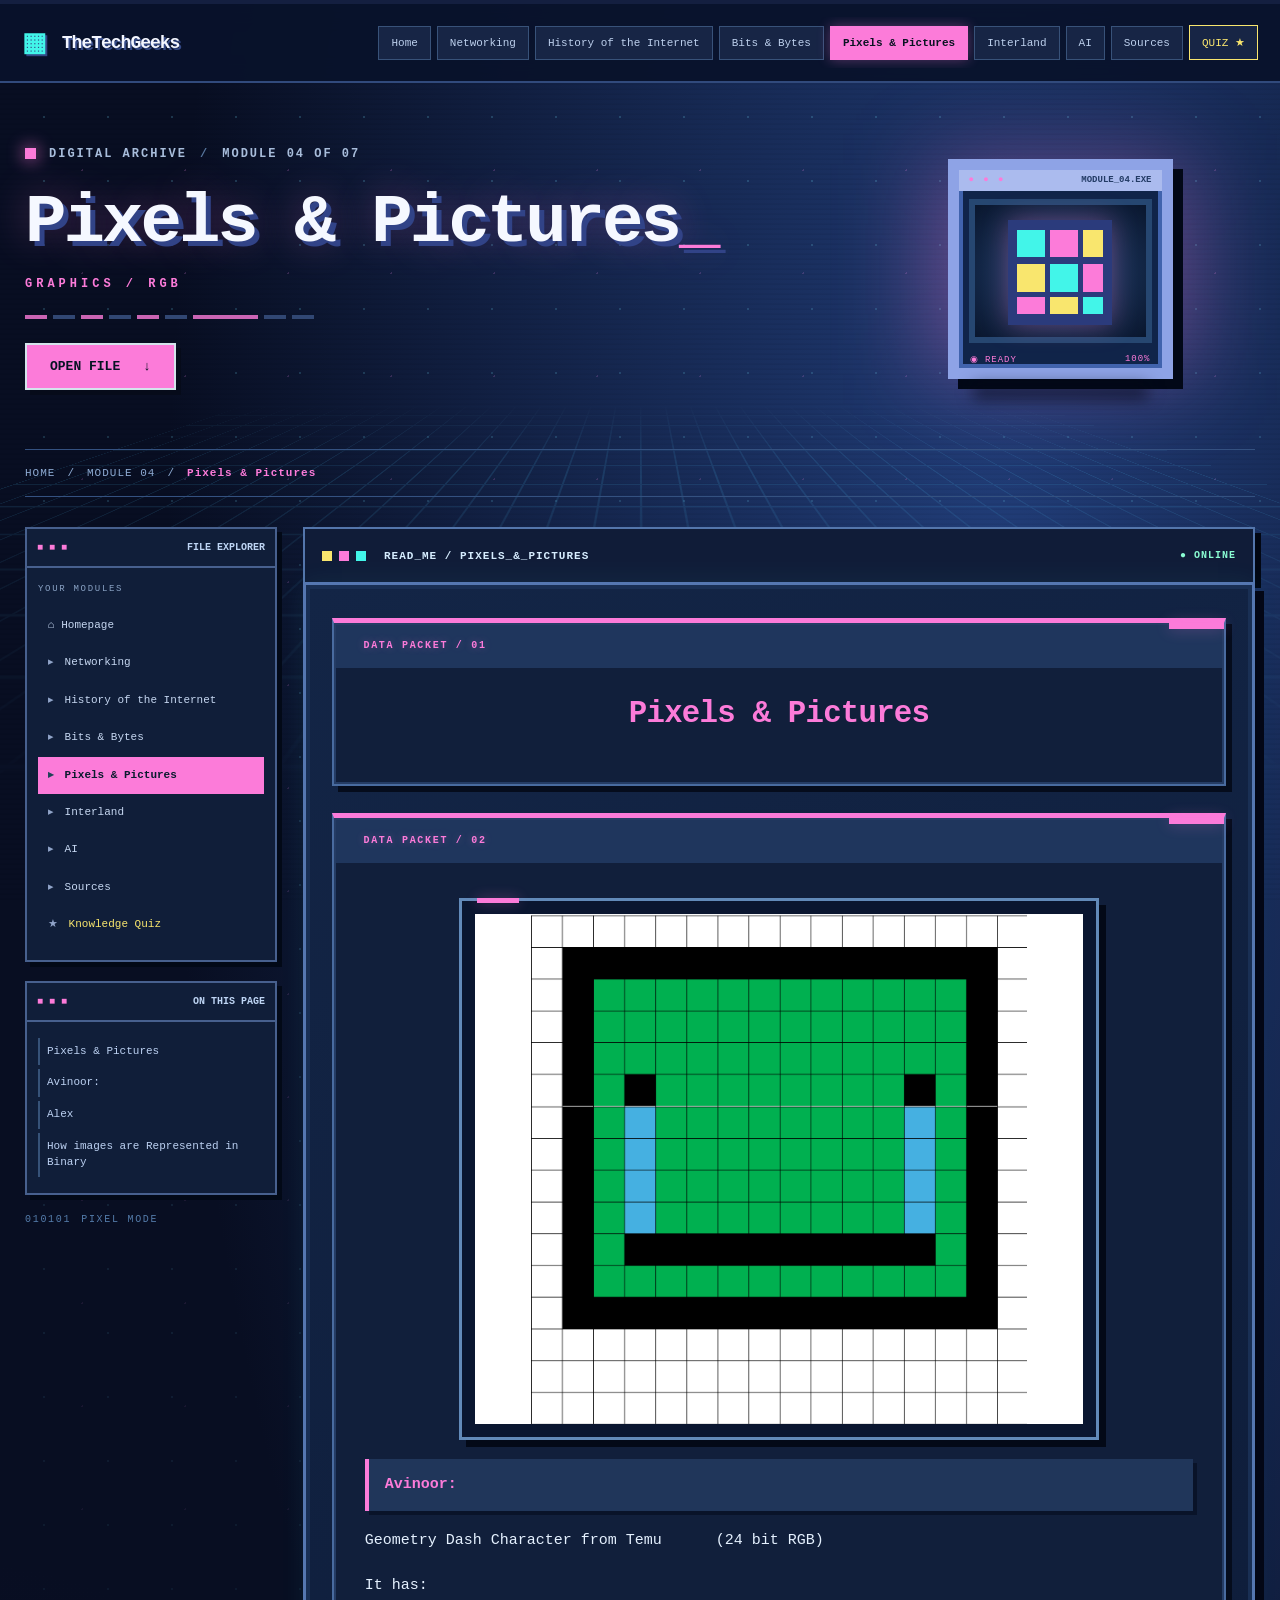
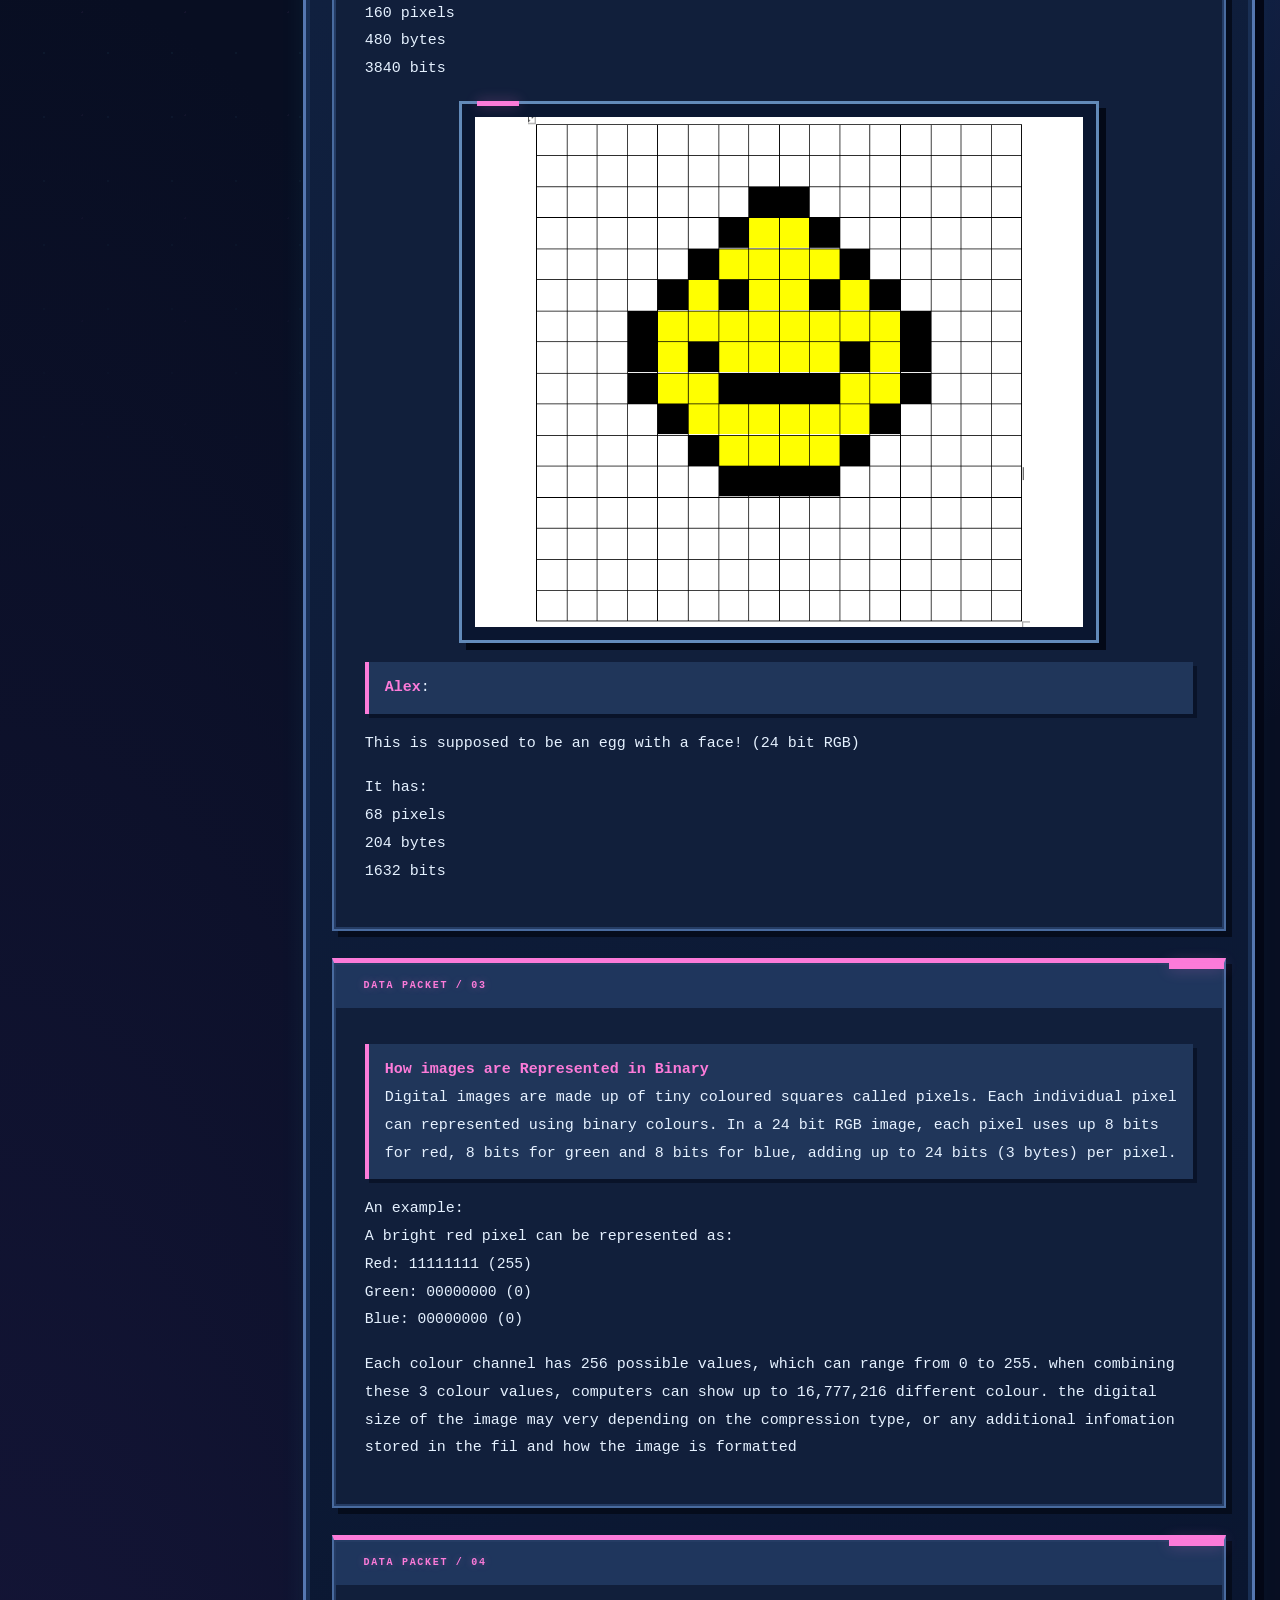
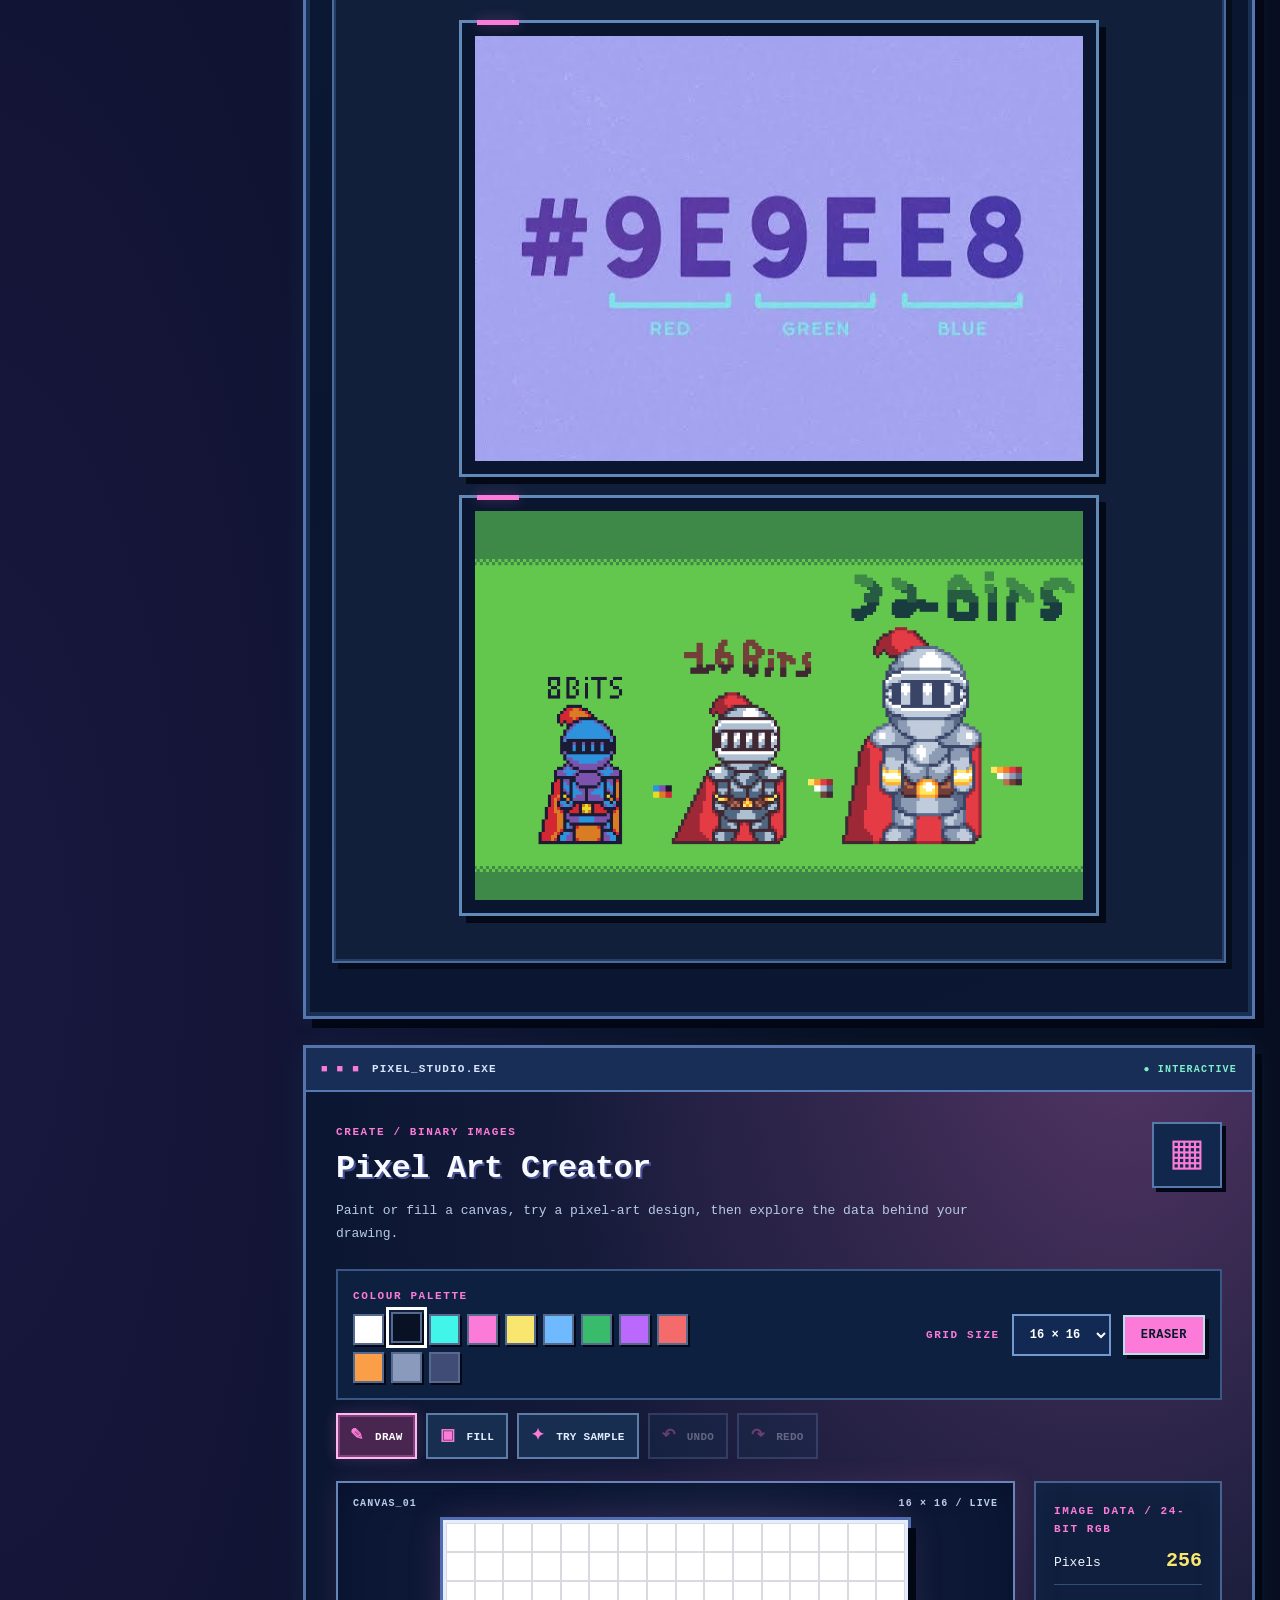
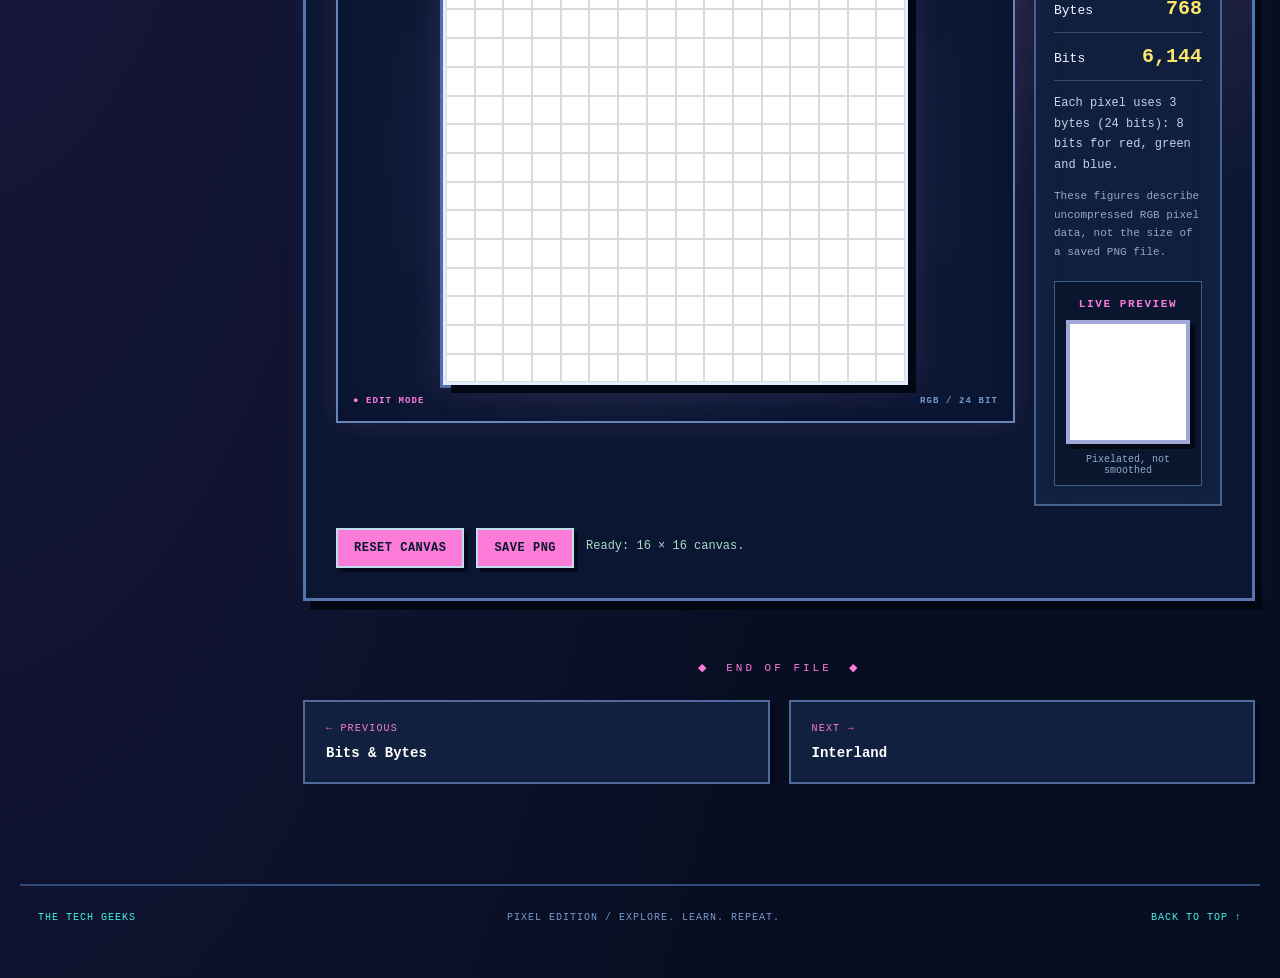
<file: pixels-pictures.html>
<!DOCTYPE html>
<html lang="en"><head><meta charset="utf-8"><meta name="viewport" content="width=device-width, initial-scale=1"><meta name="theme-color" content="#080e22"><title>Pixels &amp; Pictures | TheTechGeeks</title><link rel="stylesheet" href="style.css"><script src="topic.js" defer></script><script src="binary-background.js" defer></script><script src="mission-control.js" defer></script><script src="interactive-labs.js" defer></script></head>
<body class="topic-page module-pink" id="top">
<div class="reading-progress" aria-hidden="true"><span id="reading-progress-bar"></span></div>
<header class="topic-nav"><div class="topic-nav-inner"><a href="index.html" class="topic-logo" aria-label="TheTechGeeks homepage"><span class="tiny-chip" aria-hidden="true">▦</span> TheTechGeeks</a><nav class="topic-links" aria-label="Main navigation"><a href="index.html">Home</a><a href="networking.html">Networking</a><a href="history-of-the-internet.html">History of the Internet</a><a href="bits-bytes.html">Bits &amp; Bytes</a><a href="pixels-pictures.html" aria-current="page" class="current">Pixels &amp; Pictures</a><a href="interland.html">Interland</a><a href="artificial-intelligence.html">AI</a><a href="sources.html">Sources</a><a class="quiz-nav-cta" href="quiz.html">QUIZ ★</a></nav></div></header>
<main class="topic-world"><div class="topic-stars" aria-hidden="true"></div><div class="topic-grid" aria-hidden="true"></div>
<section class="module-hero" aria-labelledby="module-heading"><div class="module-headline"><div class="module-signal"><span class="live-light"></span> DIGITAL ARCHIVE <span class="signal-div">/</span> MODULE 04 OF 07</div><h1 id="module-heading" class="heading">Pixels &amp; Pictures<span aria-hidden="true" class="cursor">_</span></h1><div class="module-prompt">GRAPHICS / RGB</div><div class="hero-trace" aria-hidden="true"><b></b><b></b><b></b><b></b><b></b><b></b><b></b><b></b><b></b></div><a class="start-reading" href="#content-start">OPEN FILE <span aria-hidden="true">↓</span></a></div>
<div class="module-sprite" aria-hidden="true"><div class="sprite-halo"></div><div class="sprite-frame"><div class="sprite-top"><span>● ● ●</span><strong>MODULE_04.EXE</strong></div><div class="sprite-screen"><svg viewBox="0 0 96 96" shape-rendering="crispEdges" aria-hidden="true"><rect x="10" y="11" width="76" height="76" fill="#2b3b7c"/><rect x="17" y="18" width="20" height="20" fill="#42f5e9"/><rect x="41" y="18" width="20" height="20" fill="#fc7bd9"/><rect x="65" y="18" width="14" height="20" fill="#f9e66e"/><rect x="17" y="43" width="20" height="20" fill="#f9e66e"/><rect x="41" y="43" width="20" height="20" fill="#42f5e9"/><rect x="65" y="43" width="14" height="20" fill="#fc7bd9"/><rect x="17" y="67" width="20" height="12" fill="#fc7bd9"/><rect x="41" y="67" width="20" height="12" fill="#f9e66e"/><rect x="65" y="67" width="14" height="12" fill="#42f5e9"/></svg></div><div class="sprite-status"><span>◉ READY</span><span>100%</span></div></div><div class="sprite-shadow"></div></div></section>
<div class="chapter-route"><span>HOME</span><span aria-hidden="true">/</span><span>MODULE 04</span><span aria-hidden="true">/</span><strong>Pixels &amp; Pictures</strong></div>
<section class="reading-layout" id="content-start" aria-label="Assessment information"><aside class="reading-aside" aria-label="Section navigation"><div class="aside-panel"><div class="aside-bar"><span aria-hidden="true">■ ■ ■</span><span>FILE EXPLORER</span></div><div class="aside-body"><span class="aside-label">YOUR MODULES</span><a href="index.html" class="tree-home">⌂ Homepage</a><a class="tree-link" href="networking.html"><span class="tree-dot">▸</span> Networking</a><a class="tree-link" href="history-of-the-internet.html"><span class="tree-dot">▸</span> History of the Internet</a><a class="tree-link" href="bits-bytes.html"><span class="tree-dot">▸</span> Bits &amp; Bytes</a><a class="tree-link selected" href="pixels-pictures.html"><span class="tree-dot">▸</span> Pixels &amp; Pictures</a><a class="tree-link" href="interland.html"><span class="tree-dot">▸</span> Interland</a><a class="tree-link" href="artificial-intelligence.html"><span class="tree-dot">▸</span> AI</a><a class="tree-link" href="sources.html"><span class="tree-dot">▸</span> Sources</a><a class="tree-link bonus-quiz-link" href="quiz.html"><span class="tree-dot">★</span> Knowledge Quiz</a></div></div><div class="aside-panel outline-panel"><div class="aside-bar"><span aria-hidden="true">■ ■ ■</span><span>ON THIS PAGE</span></div><div class="aside-body"><ol id="topic-outline" class="topic-outline"><li>Contents loading</li></ol></div></div><div class="aside-chips" aria-hidden="true"><span>010101</span><span>PIXEL MODE</span></div></aside>
<div class="reader-main"><div class="reader-titlebar"><div class="reader-window-dots" aria-hidden="true"><i></i><i></i><i></i></div><span>READ_ME / PIXELS_&amp;_PICTURES</span><span class="reader-ready">● ONLINE</span></div><article class="original-content" id="original-content"><!-- ORIGINAL_CONTENT_START -->
<div class="original-section">
<h1 id="h.u1ep5yf9fpll" dir="ltr" class="zfr3Q duRjpb CDt4Ke " style="text-align: center;"><span class="C9DxTc " style="">Pixels &amp; Pictures</span></h1></div>
<div class="original-section">
<figure class="original-picture"><img src="assets/5765192b5e919343c1fa.png" class="CENy8b" role="img" style="width: 100%; margin: -0.0000005261% 0 -0.0000005261% 0%"></figure>
<p  dir="ltr" class="zfr3Q CDt4Ke " style=""><span class="C9DxTc " style="font-family: Montserrat, Arial; font-weight: 700;">Avinoor:</span></p>
<p  dir="ltr" class="zfr3Q CDt4Ke " style=""><span class="C9DxTc " style="">Geometry Dash Character from Temu      (24 bit RGB)</span></p>
<p  dir="ltr" class="zfr3Q CDt4Ke " style=""><span class="C9DxTc " style="">It has:</span><span class="C9DxTc " style=""><br></span><span class="C9DxTc " style="">160 pixels</span><span class="C9DxTc " style=""><br></span><span class="C9DxTc " style="">480 bytes</span><span class="C9DxTc " style=""><br></span><span class="C9DxTc " style="">3840 bits</span></p>
<figure class="original-picture"><img src="assets/7854c9f55a2d764fb907.png" class="CENy8b" role="img" style="width: 100%; margin: -0.0000008568% 0 -0.0000008568% 0%"></figure>
<p  dir="ltr" class="zfr3Q CDt4Ke " style=""><span class="C9DxTc " style="font-family: Montserrat, Arial; font-weight: 700;">Alex</span><span class="C9DxTc " style="">:</span></p>
<p  dir="ltr" class="zfr3Q CDt4Ke " style=""><span class="C9DxTc " style="">This is supposed to be an egg with a face! (24 bit RGB)</span></p>
<p  dir="ltr" class="zfr3Q CDt4Ke " style=""><span class="C9DxTc " style="">It has:</span><span class="C9DxTc " style=""><br></span><span class="C9DxTc " style="">68 pixels</span><span class="C9DxTc " style=""><br></span><span class="C9DxTc " style="">204 bytes</span><span class="C9DxTc " style=""><br></span><span class="C9DxTc " style="">1632 bits</span></p></div>
<div class="original-section">
<p  dir="ltr" class="zfr3Q CDt4Ke " style=""><span class="C9DxTc " style="color: #000000; font-family: Montserrat, Arial; font-weight: 700;">How images are Represented in Binary</span><span class="C9DxTc " style="color: #000000;"><br></span><span class="C9DxTc " style="color: #000000;">Digital images are made up of tiny coloured squares called pixels. Each individual pixel can represented using binary colours. In a 24 bit RGB image, each pixel uses up 8 bits for red, 8 bits for green and 8 bits for blue, adding up to 24 bits (3 bytes) per pixel.</span></p>
<p  dir="ltr" class="zfr3Q CDt4Ke " style=""><span class="C9DxTc " style="color: #000000; font-variant: normal;">An example:</span><span class="C9DxTc " style="color: #000000; font-variant: normal;"><br></span><span class="C9DxTc " style="color: #000000; font-variant: normal;">A bright red pixel can be represented as:</span><span class="C9DxTc " style="color: #000000; font-variant: normal;"><br></span><span class="C9DxTc " style="color: #000000; font-size: 11.0pt; font-variant: normal; vertical-align: baseline;">Red: </span><span class="C9DxTc " style="color: #000000; font-size: 11.0pt; font-variant: normal; vertical-align: baseline;">11111111</span><span class="C9DxTc " style="color: #000000; font-size: 11.0pt; font-variant: normal; vertical-align: baseline;"> (255) </span><span class="C9DxTc " style="color: #000000; font-size: 11.0pt; font-variant: normal; vertical-align: baseline;"><br></span><span class="C9DxTc " style="color: #000000; font-size: 11.0pt; font-variant: normal; vertical-align: baseline;">Green: </span><span class="C9DxTc " style="color: #000000; font-size: 11.0pt; font-variant: normal; vertical-align: baseline;">00000000</span><span class="C9DxTc " style="color: #000000; font-size: 11.0pt; font-variant: normal; vertical-align: baseline;"> (0) </span><span class="C9DxTc " style="color: #000000; font-size: 11.0pt; font-variant: normal; vertical-align: baseline;"><br></span><span class="C9DxTc " style="color: #000000; font-size: 11.0pt; font-variant: normal; vertical-align: baseline;">Blue: </span><span class="C9DxTc " style="color: #000000; font-size: 11.0pt; font-variant: normal; vertical-align: baseline;">00000000</span><span class="C9DxTc " style="color: #000000; font-size: 11.0pt; font-variant: normal; vertical-align: baseline;"> (0)</span></p>
<p  dir="ltr" class="zfr3Q CDt4Ke " style=""><span class="C9DxTc " style="color: #000000;">Each colour channel has 256 possible values, which can range from 0 to 255. when combining these 3 colour values, computers can show up to 16,777,216 different colour. the digital size of the image may very depending on the compression type, or any additional infomation stored in the fil and how the image is formatted</span></p></div>
<div class="original-section">
<figure class="original-picture"><img src="assets/edf7e952abf5066f2fc8.jpg" class="CENy8b" role="img" style="width: 100%; margin: -0.0000005101% 0 -0.0000005101% 0%"></figure>
<figure class="original-picture"><img src="assets/e1136b75d4f45b23b262.png" class="CENy8b" role="img" style="width: 100%; margin: -0.0000000388% 0 -0.0000000388% 0%"></figure></div>
<!-- ORIGINAL_CONTENT_END --></article>
<section aria-labelledby="pixel-lab-heading" class="demo-station pixel-lab" data-interactive-version="9" id="pixel-lab">
<div class="demo-bar"><span>■ ■ ■</span><strong>PIXEL_STUDIO.EXE</strong><span class="demo-live">● INTERACTIVE</span></div>
<div class="demo-body">
<div class="demo-head"><div><span class="demo-eyebrow">CREATE / BINARY IMAGES</span><h2 id="pixel-lab-heading">Pixel Art Creator</h2><p>Paint or fill a canvas, try a pixel-art design, then explore the data behind your drawing.</p></div><span aria-hidden="true" class="demo-symbol">▦</span></div>
<div class="pixel-toolbar">
<div><span class="demo-label">COLOUR PALETTE</span><div aria-label="Choose paint colour" class="pixel-palette" id="pixel-palette" role="group"></div></div>
<div class="pixel-tools"><label class="demo-label" for="pixel-size">GRID SIZE</label><select id="pixel-size"><option value="16">16 × 16</option><option value="8">8 × 8</option><option value="24">24 × 24</option></select><button id="pixel-eraser" type="button">ERASER</button></div>
</div><div aria-label="Painting tools" class="studio-toolstrip" role="group">
<button aria-pressed="true" class="studio-tool active" id="pixel-pencil" type="button"><span aria-hidden="true">✎</span> DRAW</button>
<button aria-pressed="false" class="studio-tool" id="pixel-fill" type="button"><span aria-hidden="true">▣</span> FILL</button>
<button class="studio-tool" id="pixel-sample" type="button"><span aria-hidden="true">✦</span> TRY SAMPLE</button>
<button class="studio-tool" disabled="" id="pixel-undo" type="button"><span aria-hidden="true">↶</span> UNDO</button>
<button class="studio-tool" disabled="" id="pixel-redo" type="button"><span aria-hidden="true">↷</span> REDO</button>
</div>
<div class="pixel-workspace"><div class="pixel-board-wrap studio-stage"><div class="studio-grid-title"><span>CANVAS_01</span><span id="studio-zoom-label">16 × 16 / LIVE</span></div><div aria-label="Pixel painting grid" class="pixel-board" id="pixel-board" role="group"></div><div aria-hidden="true" class="studio-stage-footer"><span>● EDIT MODE</span><span>RGB / 24 BIT</span></div></div>
<div class="pixel-info"><span class="demo-label">IMAGE DATA / 24-BIT RGB</span><div class="pixel-metric"><span>Pixels</span><strong id="pixel-total">256</strong></div><div class="pixel-metric"><span>Bytes</span><strong id="pixel-bytes">768</strong></div><div class="pixel-metric"><span>Bits</span><strong id="pixel-bits">6,144</strong></div><p>Each pixel uses 3 bytes (24 bits): 8 bits for red, green and blue.</p><p class="pixel-info-note">These figures describe uncompressed RGB pixel data, not the size of a saved PNG file.</p><div class="studio-preview-panel"><span class="demo-label">LIVE PREVIEW</span>
<canvas aria-label="A small live preview of your pixel art" height="96" id="pixel-preview" role="img" width="96"></canvas>
<span class="studio-preview-note">Pixelated, not smoothed</span></div></div></div>
<div class="demo-actions"><button id="pixel-clear" type="button">RESET CANVAS</button><button id="pixel-download" type="button">SAVE PNG</button><span aria-live="polite" id="pixel-status" role="status"></span></div>
</div>
</section><div class="end-of-file"><span aria-hidden="true">◆</span> END OF FILE <span aria-hidden="true">◆</span></div><nav class="chapter-switch" aria-label="Previous and next topics"><a href="bits-bytes.html"><span>← PREVIOUS</span><strong>Bits &amp; Bytes</strong></a><a href="interland.html"><span>NEXT →</span><strong>Interland</strong></a></nav></div></section>
</main><footer class="page-foot"><a href="index.html">THE TECH GEEKS</a><span>PIXEL EDITION / EXPLORE. LEARN. REPEAT.</span><a href="#top">BACK TO TOP ↑</a></footer></body></html>
</file>
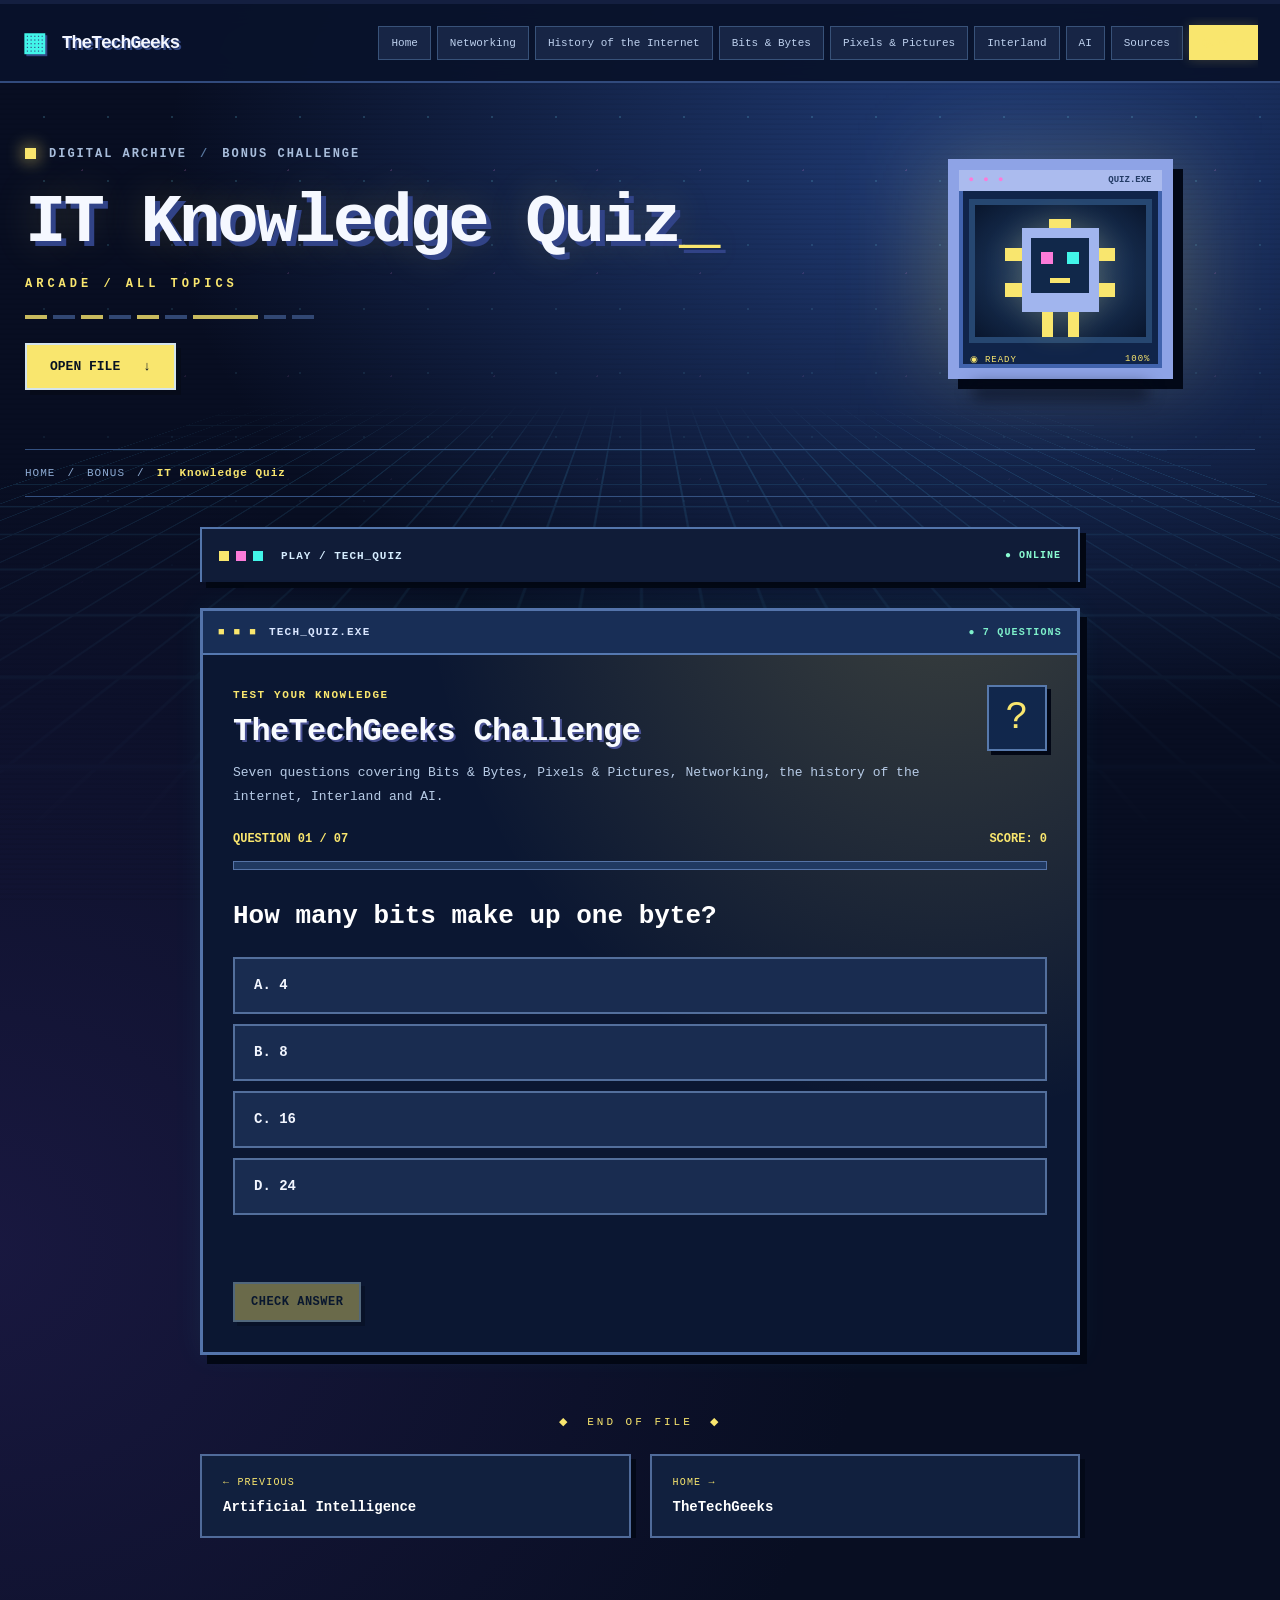
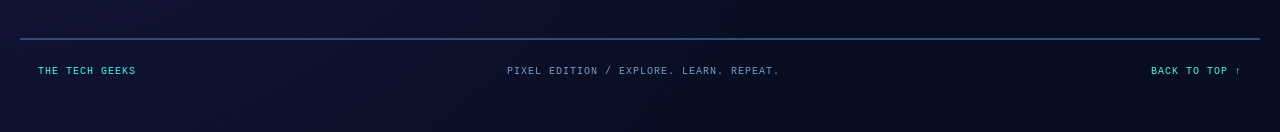
<file: quiz.html>
<!DOCTYPE html>
<html lang="en"><head><meta charset="utf-8"><meta name="viewport" content="width=device-width, initial-scale=1"><meta name="theme-color" content="#080e22"><title>IT Knowledge Quiz | TheTechGeeks</title><link rel="stylesheet" href="style.css"><script src="topic.js" defer></script><script src="binary-background.js" defer></script><script src="mission-control.js" defer></script><script src="interactive-labs.js" defer></script></head>
<body class="topic-page module-yellow" id="top">
<div class="reading-progress" aria-hidden="true"><span id="reading-progress-bar"></span></div>
<header class="topic-nav"><div class="topic-nav-inner"><a href="index.html" class="topic-logo" aria-label="TheTechGeeks homepage"><span class="tiny-chip" aria-hidden="true">▦</span> TheTechGeeks</a><nav class="topic-links" aria-label="Main navigation"><a href="index.html">Home</a><a href="networking.html">Networking</a><a href="history-of-the-internet.html">History of the Internet</a><a href="bits-bytes.html">Bits &amp; Bytes</a><a href="pixels-pictures.html">Pixels &amp; Pictures</a><a href="interland.html">Interland</a><a href="artificial-intelligence.html">AI</a><a href="sources.html">Sources</a><a class="quiz-nav-cta current" aria-current="page" href="quiz.html">QUIZ ★</a></nav></div></header>
<main class="topic-world"><div class="topic-stars" aria-hidden="true"></div><div class="topic-grid" aria-hidden="true"></div>
<section class="module-hero" aria-labelledby="module-heading"><div class="module-headline"><div class="module-signal"><span class="live-light"></span> DIGITAL ARCHIVE <span class="signal-div">/</span> BONUS CHALLENGE</div><h1 id="module-heading" class="heading">IT Knowledge Quiz<span aria-hidden="true" class="cursor">_</span></h1><div class="module-prompt">ARCADE / ALL TOPICS</div><div class="hero-trace" aria-hidden="true"><b></b><b></b><b></b><b></b><b></b><b></b><b></b><b></b><b></b></div><a class="start-reading" href="#content-start">OPEN FILE <span aria-hidden="true">↓</span></a></div>
<div class="module-sprite" aria-hidden="true"><div class="sprite-halo"></div><div class="sprite-frame"><div class="sprite-top"><span>● ● ●</span><strong>QUIZ.EXE</strong></div><div class="sprite-screen"><svg viewBox="0 0 96 96" shape-rendering="crispEdges" aria-hidden="true"><rect x="20" y="17" width="56" height="61" fill="#a1b5ee"/><rect x="27" y="24" width="42" height="40" fill="#11284a"/><rect x="34" y="34" width="9" height="9" fill="#fc7bd9"/><rect x="53" y="34" width="9" height="9" fill="#42f5e9"/><rect x="41" y="53" width="14" height="4" fill="#f9e66e"/><path d="M40 10h16v7H40zM8 31h12v10H8zm0 26h12v10H8zm68-26h12v10H76zm0 26h12v10H76zm-41 47v-26h8v26zm19 0v-26h8v26z" fill="#f9e66e"/></svg></div><div class="sprite-status"><span>◉ READY</span><span>100%</span></div></div><div class="sprite-shadow"></div></div></section>
<div class="chapter-route"><span>HOME</span><span aria-hidden="true">/</span><span>BONUS</span><span aria-hidden="true">/</span><strong>IT Knowledge Quiz</strong></div>
<section class="reading-layout quiz-reading-layout" id="content-start" aria-label="Interactive IT quiz">
<div class="reader-main"><div class="reader-titlebar"><div class="reader-window-dots" aria-hidden="true"><i></i><i></i><i></i></div><span>PLAY / TECH_QUIZ</span><span class="reader-ready">● ONLINE</span></div><section class="demo-station quiz-lab" id="quiz-lab" aria-labelledby="quiz-heading">
 <div class="demo-bar"><span>■ ■ ■</span><strong>TECH_QUIZ.EXE</strong><span class="demo-live">● 7 QUESTIONS</span></div>
 <div class="demo-body"><div class="demo-head"><div><span class="demo-eyebrow">TEST YOUR KNOWLEDGE</span><h2 id="quiz-heading">TheTechGeeks Challenge</h2><p>Seven questions covering Bits &amp; Bytes, Pixels &amp; Pictures, Networking, the history of the internet, Interland and AI.</p></div><span class="demo-symbol" aria-hidden="true">?</span></div>
  <div id="quiz-playing" class="quiz-playing"><div class="quiz-status-bar"><span id="quiz-count">QUESTION 01 / 07</span><span id="quiz-score">SCORE: 0</span></div><div class="quiz-progress-track"><span id="quiz-progress"></span></div><h3 id="quiz-question">Loading question...</h3><div id="quiz-options" class="quiz-options" role="group" aria-label="Answer choices"></div><p id="quiz-feedback" class="quiz-feedback" role="status" aria-live="polite"></p><button type="button" id="quiz-next" class="demo-primary" disabled>CHECK ANSWER</button></div>
  <div id="quiz-results" class="quiz-results" hidden><span class="quiz-trophy" aria-hidden="true">★</span><h3>CHALLENGE COMPLETE!</h3><div id="quiz-final-score" class="quiz-final-score">0 / 7</div><p id="quiz-final-message"></p><button type="button" id="quiz-restart" class="demo-primary">PLAY AGAIN ↻</button></div>
 </div>
</section><div class="end-of-file"><span aria-hidden="true">◆</span> END OF FILE <span aria-hidden="true">◆</span></div><nav class="chapter-switch" aria-label="Previous and next topics"><a href="artificial-intelligence.html"><span>← PREVIOUS</span><strong>Artificial Intelligence</strong></a><a href="index.html"><span>HOME →</span><strong>TheTechGeeks</strong></a></nav></div></section>
</main><footer class="page-foot"><a href="index.html">THE TECH GEEKS</a><span>PIXEL EDITION / EXPLORE. LEARN. REPEAT.</span><a href="#top">BACK TO TOP ↑</a></footer></body></html>
</file>
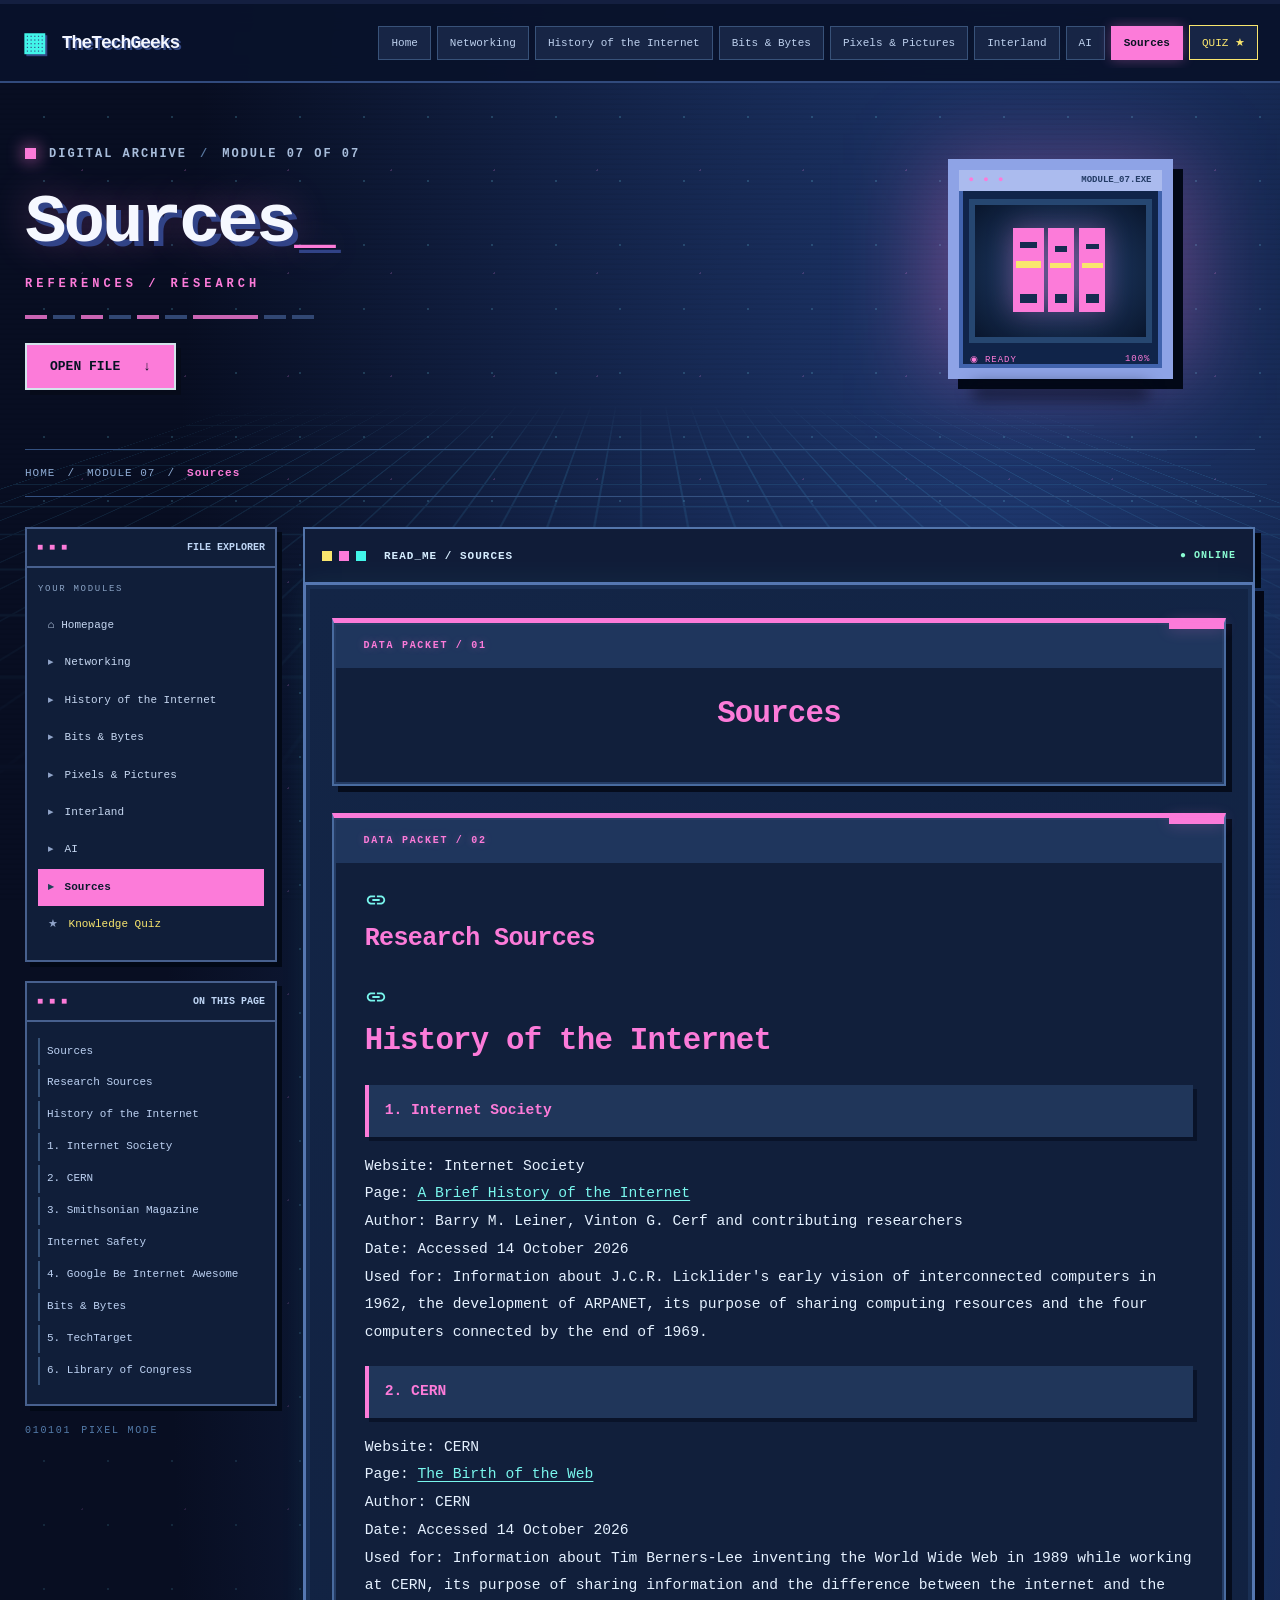
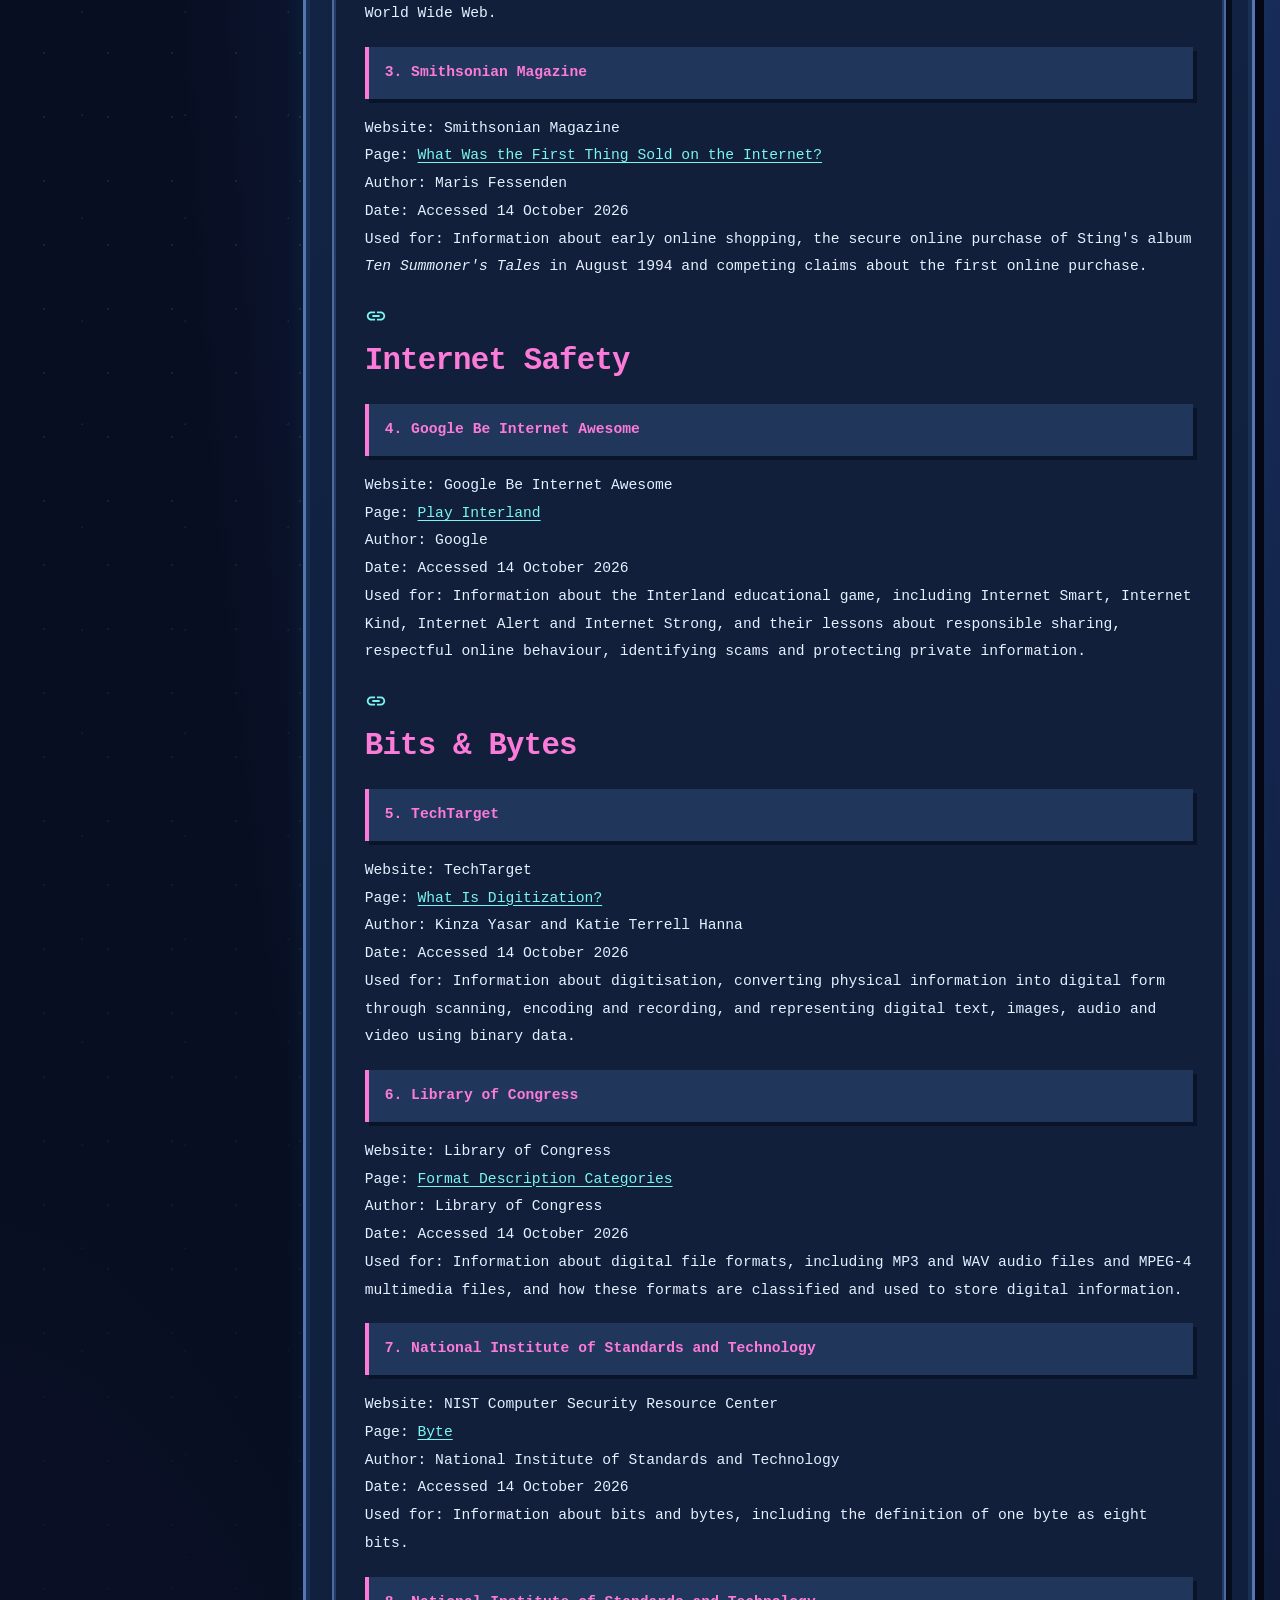
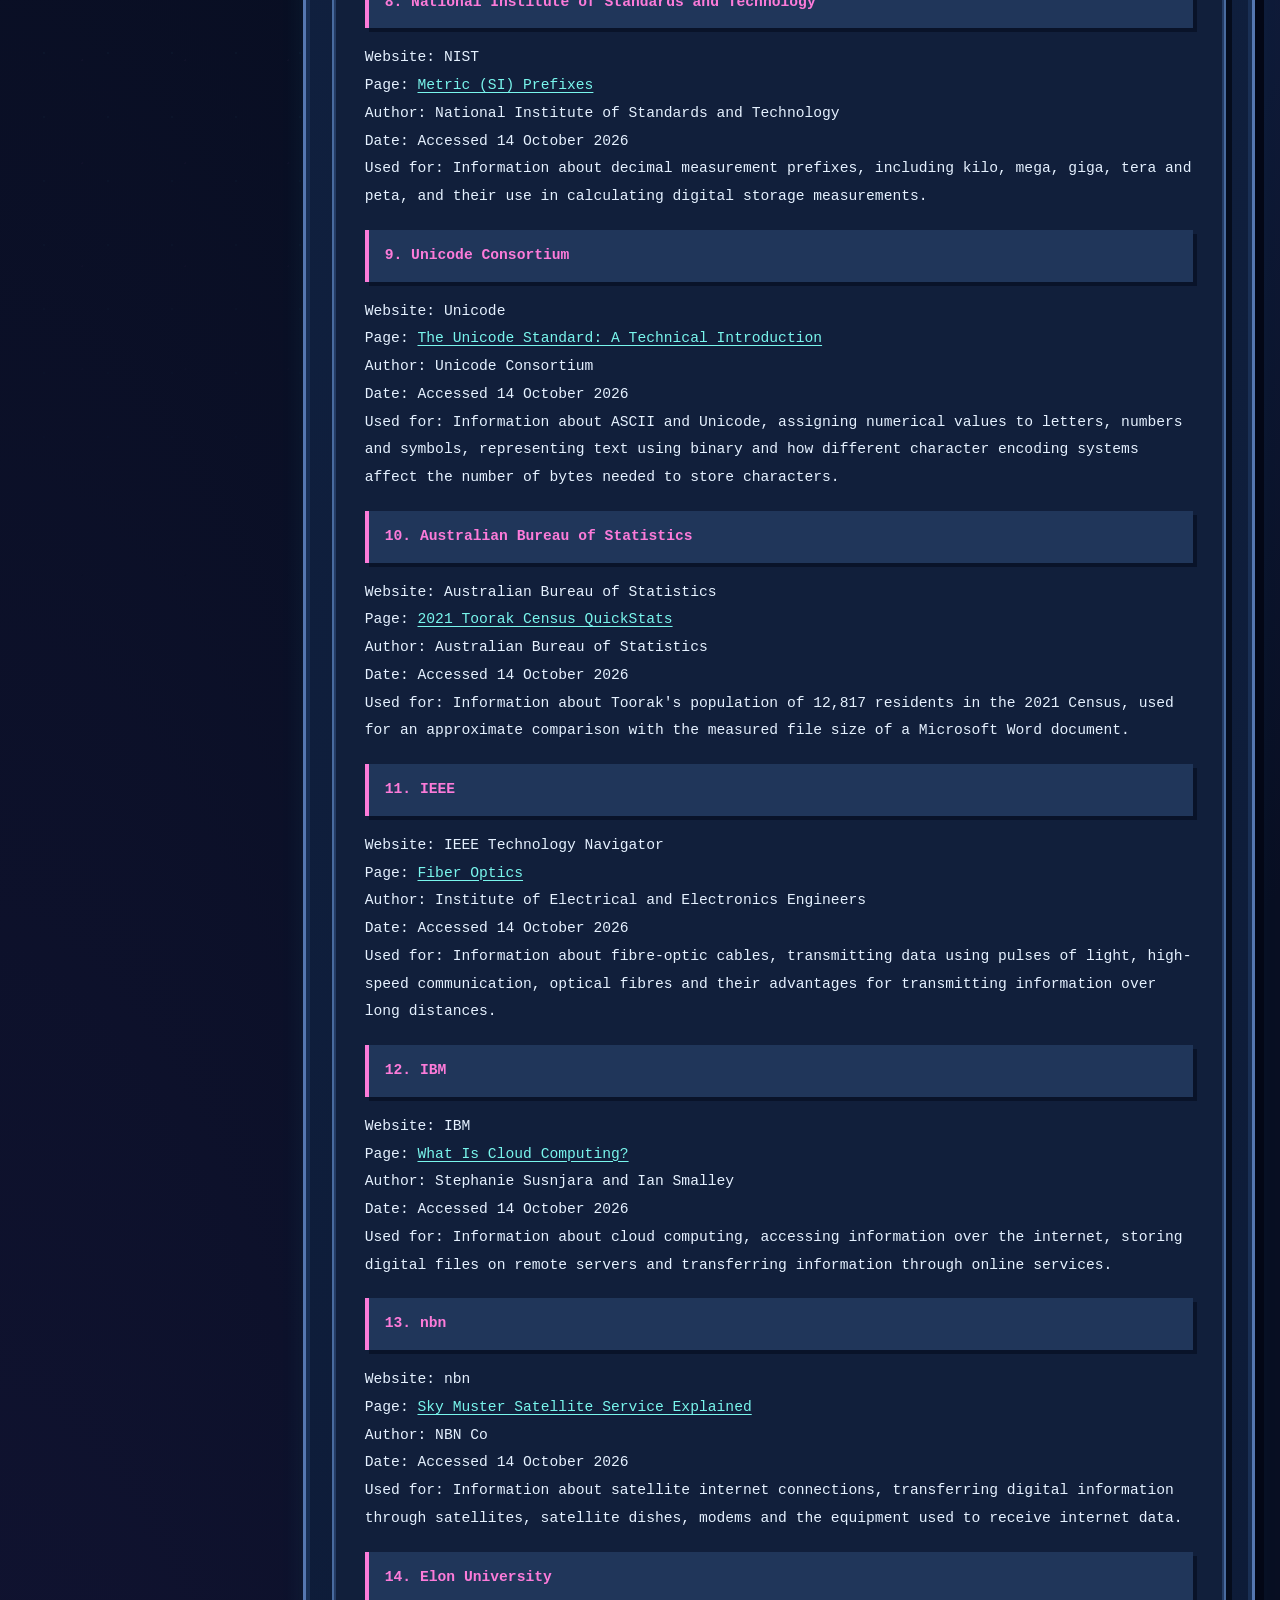
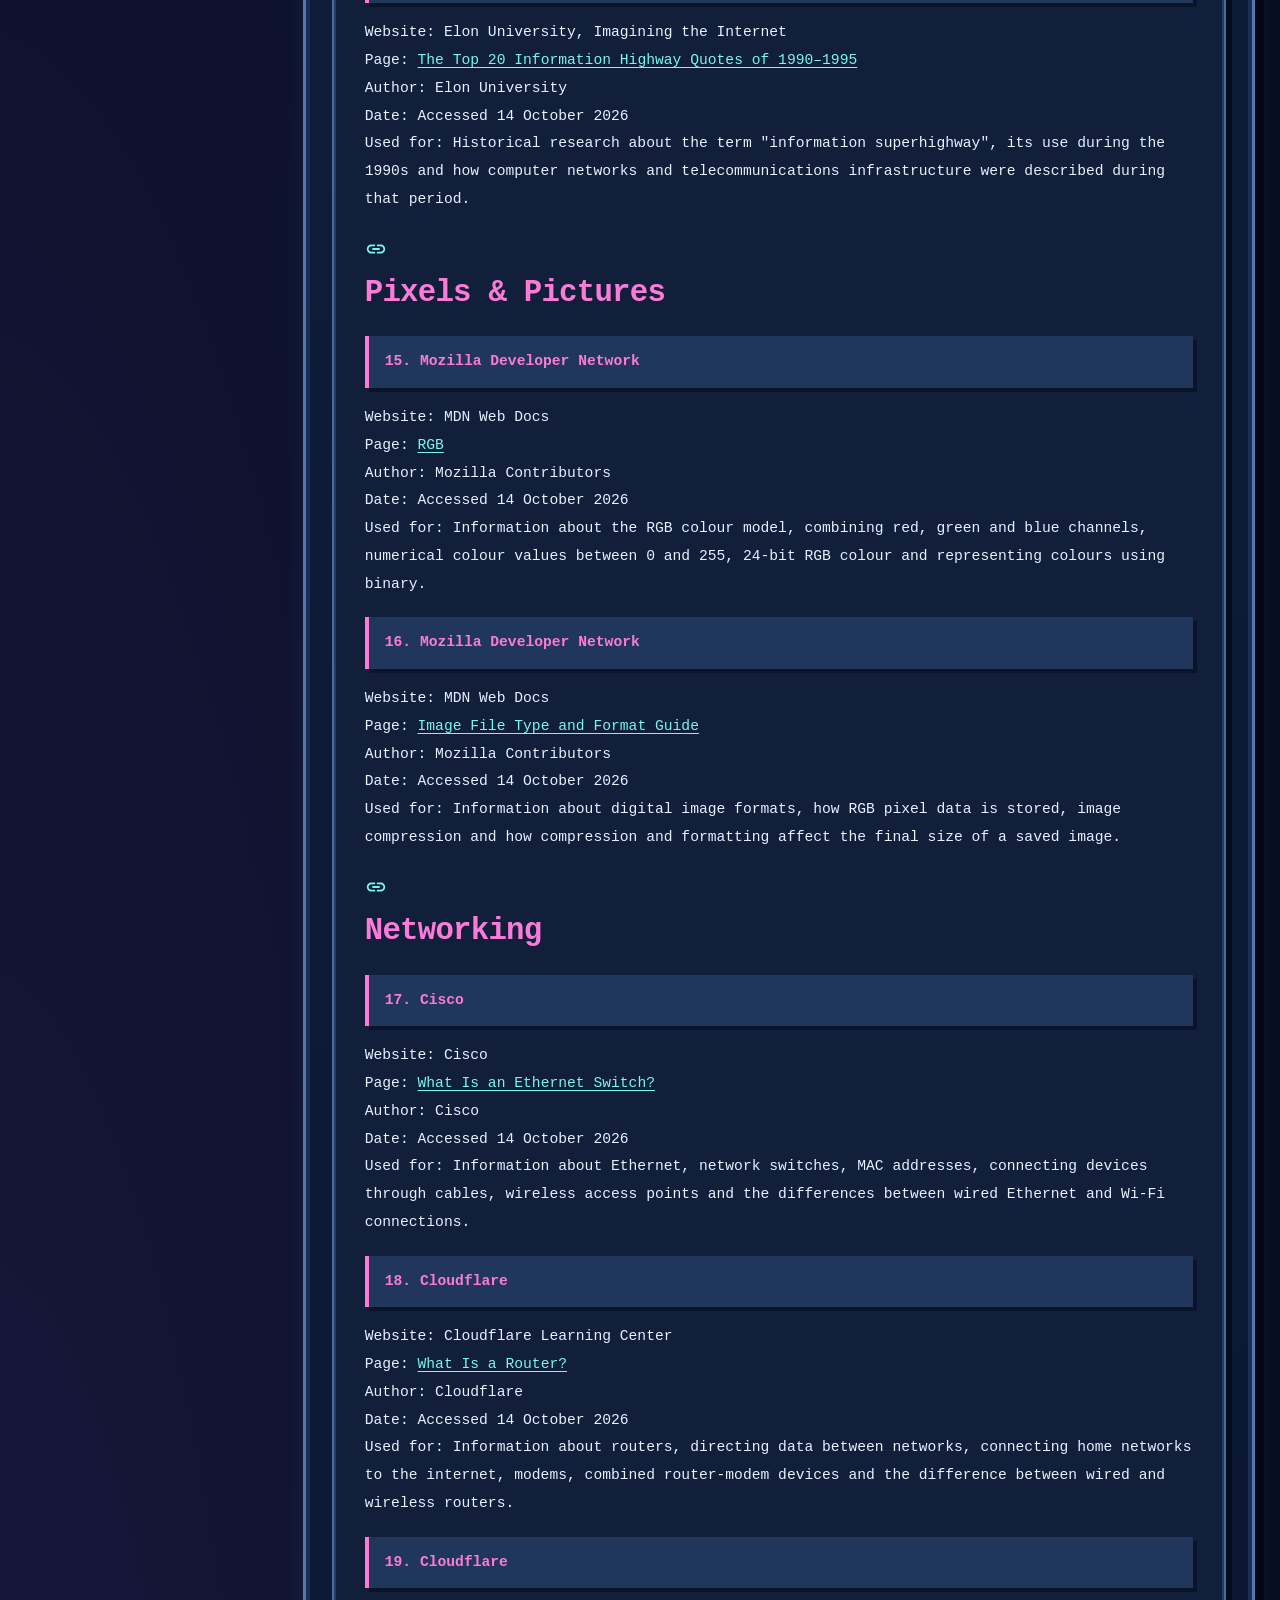
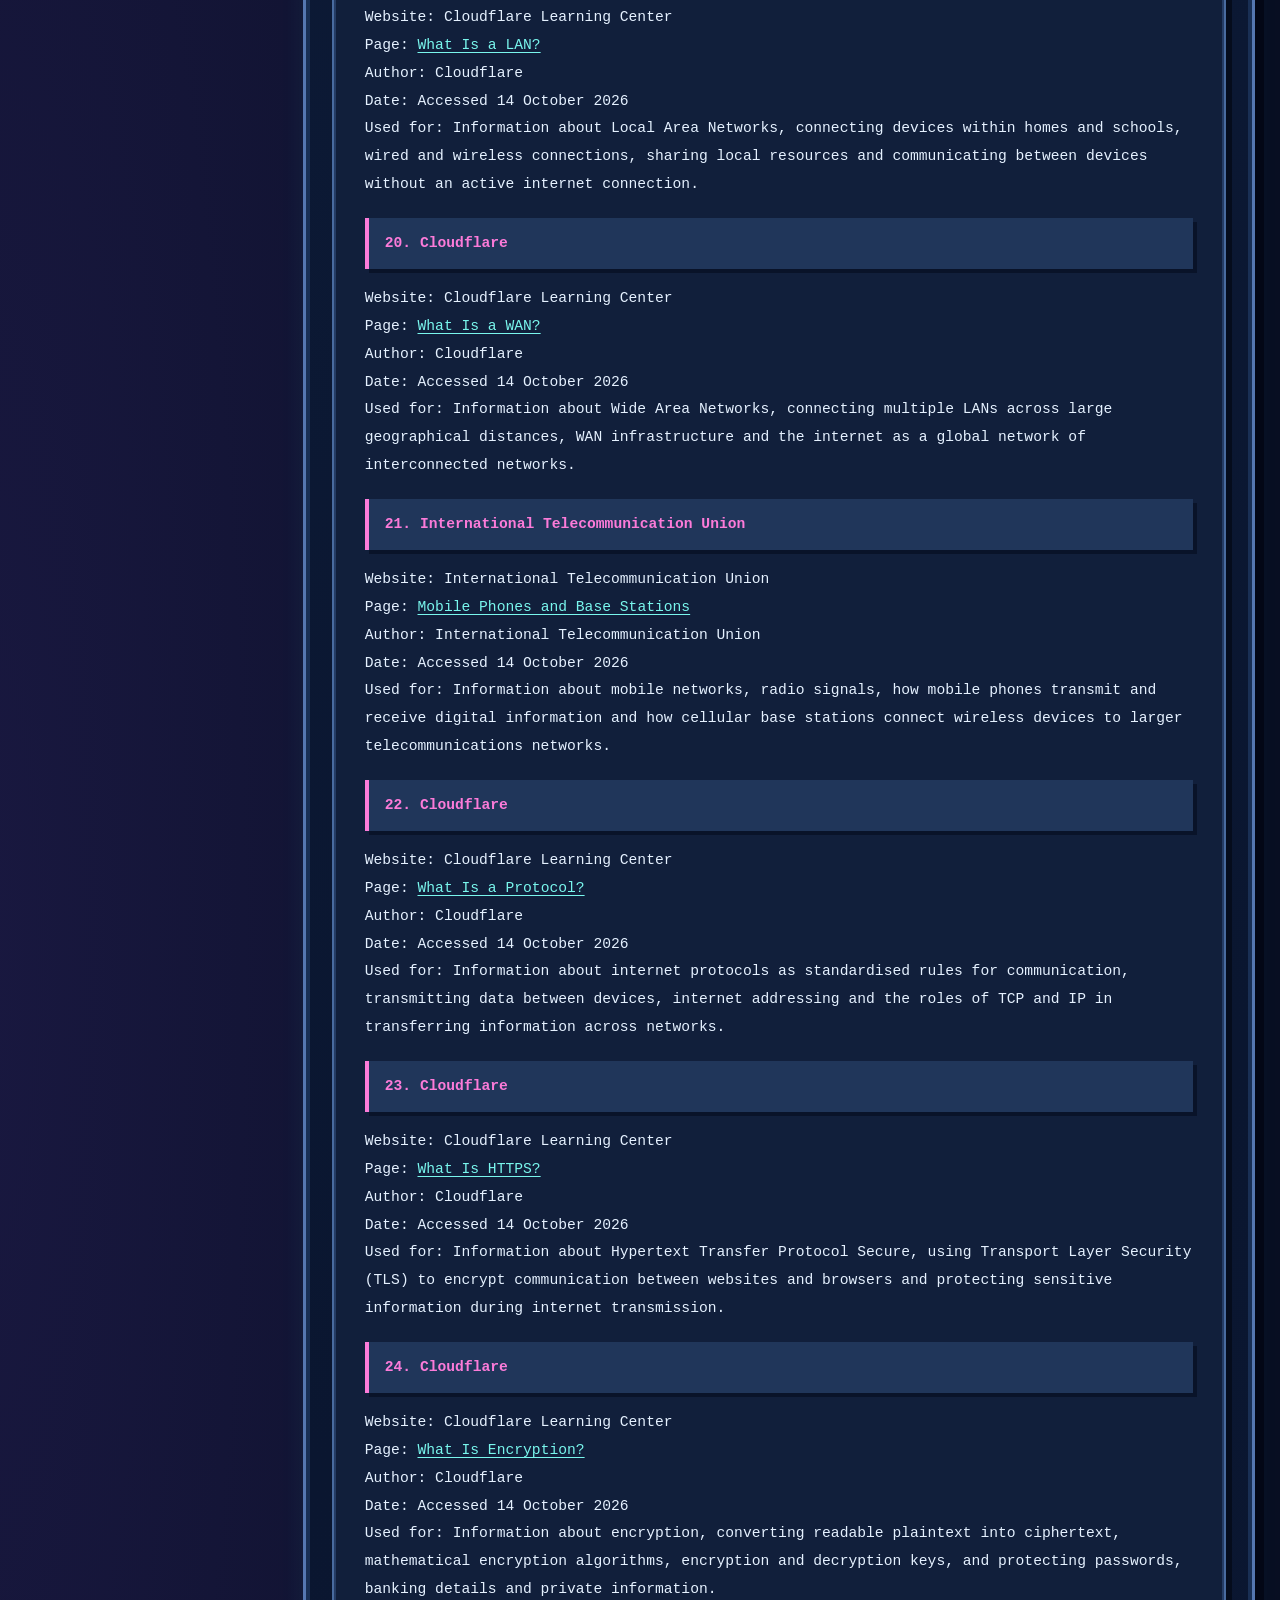
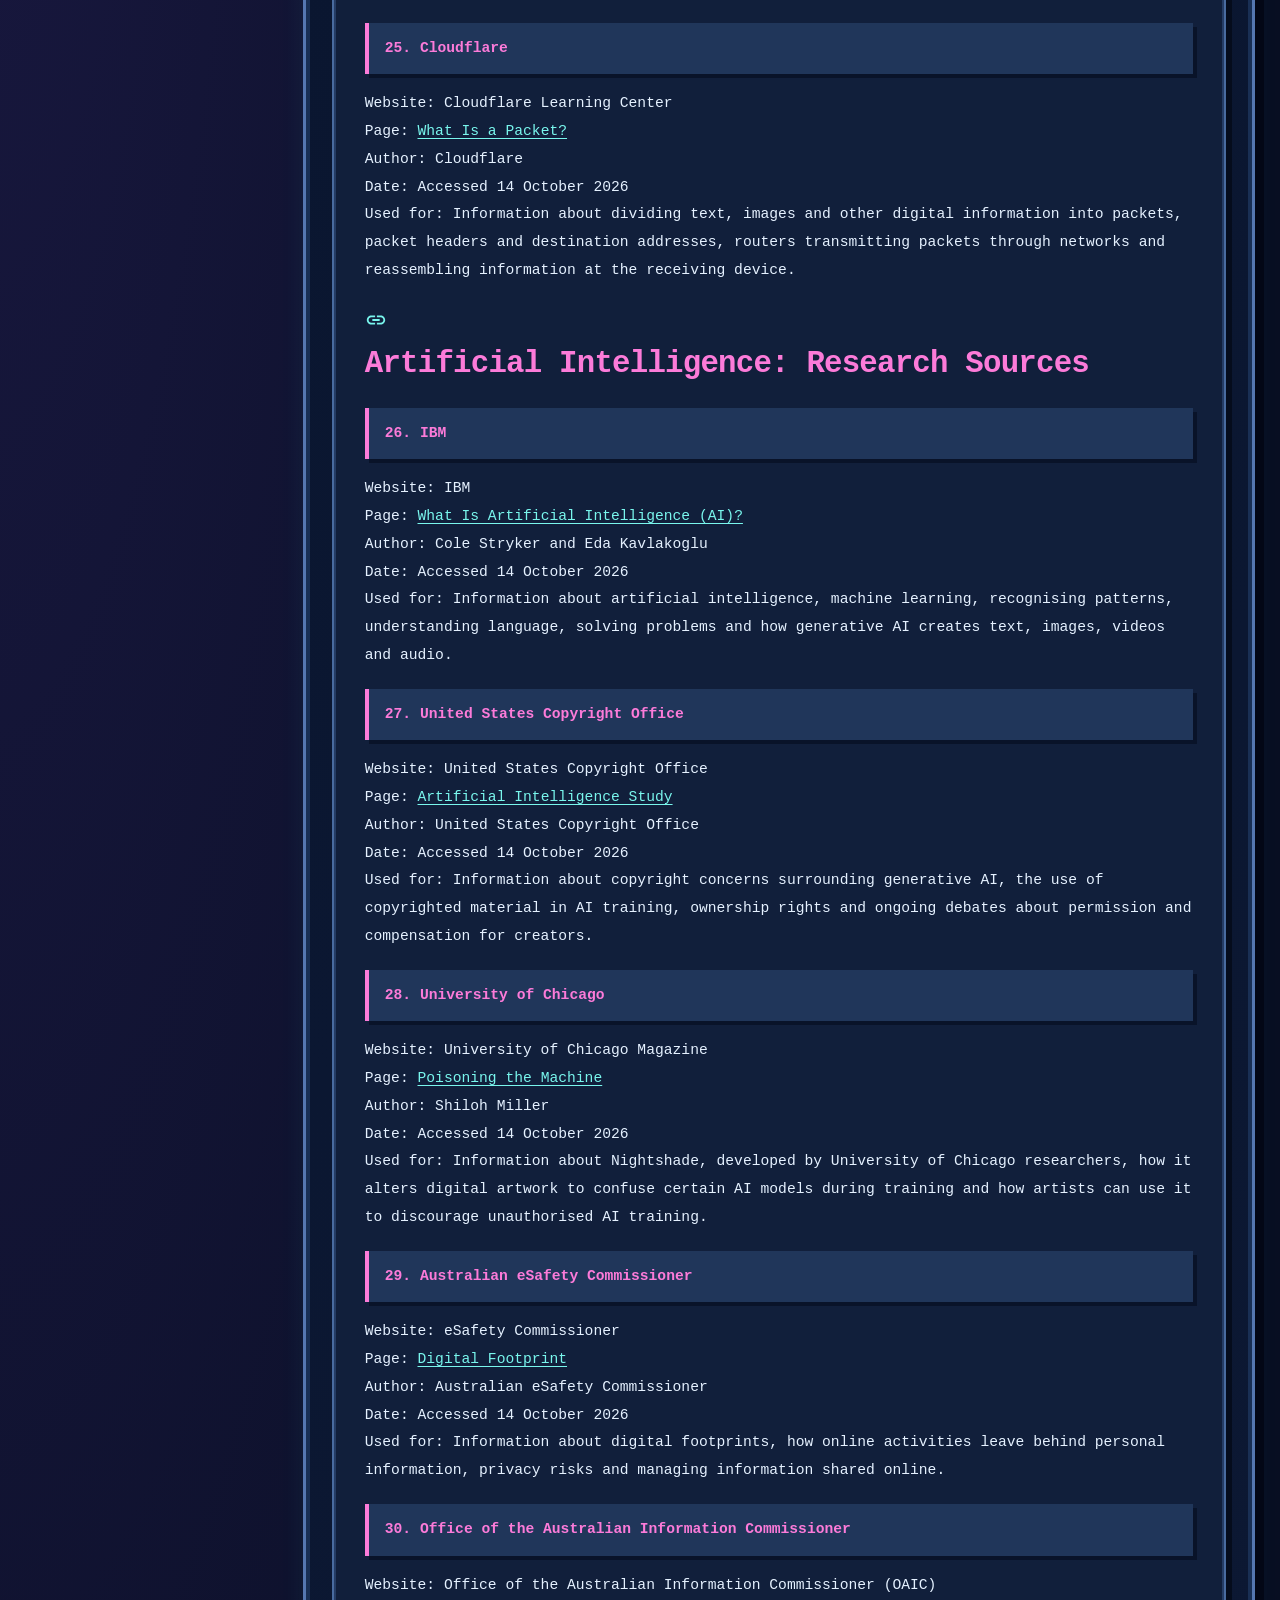
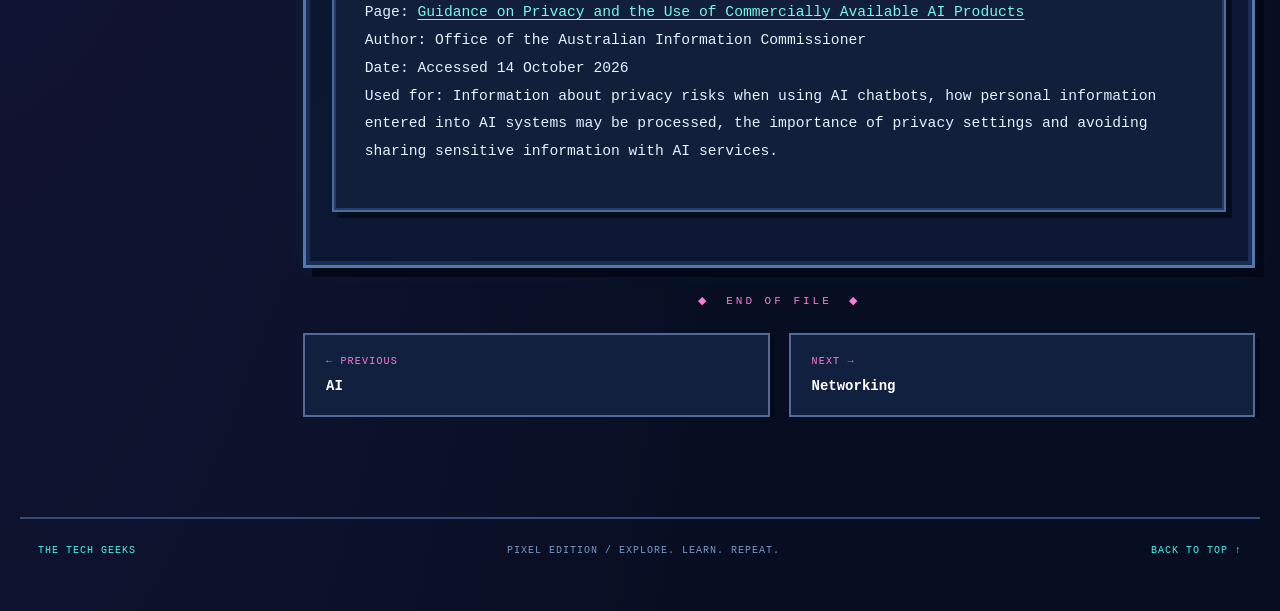
<file: sources.html>
<!DOCTYPE html>
<html lang="en"><head><meta charset="utf-8"><meta name="viewport" content="width=device-width, initial-scale=1"><meta name="theme-color" content="#080e22"><title>Sources | TheTechGeeks</title><link rel="stylesheet" href="style.css"><script src="topic.js" defer></script><script src="binary-background.js" defer></script><script src="mission-control.js" defer></script></head>
<body class="topic-page module-pink" id="top">
<div class="reading-progress" aria-hidden="true"><span id="reading-progress-bar"></span></div>
<header class="topic-nav"><div class="topic-nav-inner"><a href="index.html" class="topic-logo" aria-label="TheTechGeeks homepage"><span class="tiny-chip" aria-hidden="true">▦</span> TheTechGeeks</a><nav class="topic-links" aria-label="Main navigation"><a href="index.html">Home</a><a href="networking.html">Networking</a><a href="history-of-the-internet.html">History of the Internet</a><a href="bits-bytes.html">Bits &amp; Bytes</a><a href="pixels-pictures.html">Pixels &amp; Pictures</a><a href="interland.html">Interland</a><a href="artificial-intelligence.html">AI</a><a href="sources.html" aria-current="page" class="current">Sources</a><a class="quiz-nav-cta" href="quiz.html">QUIZ ★</a></nav></div></header>
<main class="topic-world"><div class="topic-stars" aria-hidden="true"></div><div class="topic-grid" aria-hidden="true"></div>
<section class="module-hero" aria-labelledby="module-heading"><div class="module-headline"><div class="module-signal"><span class="live-light"></span> DIGITAL ARCHIVE <span class="signal-div">/</span> MODULE 07 OF 07</div><h1 id="module-heading" class="heading">Sources<span aria-hidden="true" class="cursor">_</span></h1><div class="module-prompt">REFERENCES / RESEARCH</div><div class="hero-trace" aria-hidden="true"><b></b><b></b><b></b><b></b><b></b><b></b><b></b><b></b><b></b></div><a class="start-reading" href="#content-start">OPEN FILE <span aria-hidden="true">↓</span></a></div>
<div class="module-sprite" aria-hidden="true"><div class="sprite-halo"></div><div class="sprite-frame"><div class="sprite-top"><span>● ● ●</span><strong>MODULE_07.EXE</strong></div><div class="sprite-screen"><svg viewBox="0 0 96 96" shape-rendering="crispEdges" aria-hidden="true"><path d="M14 17h22v61H14zm25 0h19v61H39zm23 0h19v61H62z" fill="#fc7bd9"/><path d="M19 27h12v4H19zm25 3h9v4h-9zm23-2h9v4h-9zM19 65h12v6H19zm25 0h9v6h-9zm23 0h9v6h-9z" fill="#162b50"/><path d="M16 41h18v5H16zm25 1h15v4H41zm23 0h15v4H64z" fill="#f9e66e"/></svg></div><div class="sprite-status"><span>◉ READY</span><span>100%</span></div></div><div class="sprite-shadow"></div></div></section>
<div class="chapter-route"><span>HOME</span><span aria-hidden="true">/</span><span>MODULE 07</span><span aria-hidden="true">/</span><strong>Sources</strong></div>
<section class="reading-layout" id="content-start" aria-label="Assessment information"><aside class="reading-aside" aria-label="Section navigation"><div class="aside-panel"><div class="aside-bar"><span aria-hidden="true">■ ■ ■</span><span>FILE EXPLORER</span></div><div class="aside-body"><span class="aside-label">YOUR MODULES</span><a href="index.html" class="tree-home">⌂ Homepage</a><a class="tree-link" href="networking.html"><span class="tree-dot">▸</span> Networking</a><a class="tree-link" href="history-of-the-internet.html"><span class="tree-dot">▸</span> History of the Internet</a><a class="tree-link" href="bits-bytes.html"><span class="tree-dot">▸</span> Bits &amp; Bytes</a><a class="tree-link" href="pixels-pictures.html"><span class="tree-dot">▸</span> Pixels &amp; Pictures</a><a class="tree-link" href="interland.html"><span class="tree-dot">▸</span> Interland</a><a class="tree-link" href="artificial-intelligence.html"><span class="tree-dot">▸</span> AI</a><a class="tree-link selected" href="sources.html"><span class="tree-dot">▸</span> Sources</a><a class="tree-link bonus-quiz-link" href="quiz.html"><span class="tree-dot">★</span> Knowledge Quiz</a></div></div><div class="aside-panel outline-panel"><div class="aside-bar"><span aria-hidden="true">■ ■ ■</span><span>ON THIS PAGE</span></div><div class="aside-body"><ol id="topic-outline" class="topic-outline"><li>Contents loading</li></ol></div></div><div class="aside-chips" aria-hidden="true"><span>010101</span><span>PIXEL MODE</span></div></aside>
<div class="reader-main"><div class="reader-titlebar"><div class="reader-window-dots" aria-hidden="true"><i></i><i></i><i></i></div><span>READ_ME / SOURCES</span><span class="reader-ready">● ONLINE</span></div><article class="original-content" id="original-content"><!-- ORIGINAL_CONTENT_START -->
<div class="original-section">
<h1 id="h.ke53o1g0g00y" dir="ltr" class="zfr3Q duRjpb CDt4Ke " style="text-align: center;"><span class="C9DxTc " style="">Sources</span></h1></div>
<div class="original-section">
<h2 id="h.tbouzncuxh2u_l" dir="ltr" class="zfr3Q JYVBee CDt4Ke " style="background-color: transparent; border-bottom: none; border-left: none; border-right: none; border-top: none; line-height: 1.38; margin-bottom: 4.0pt; margin-top: 18.0pt; padding-bottom: 0.0pt; padding-left: 0.0pt; padding-right: 0.0pt; padding-top: 0.0pt;"><div jscontroller="Ae65rd" jsaction="touchstart:UrsOsc; click:KjsqPd; focusout:QZoaZ; mouseover:y0pDld; mouseout:dq0hvd;fv1Rjc:jbFSOd;CrfLRd:SzACGe;" class="CjVfdc"><div class="PPhIP rviiZ" jsname="haAclf"><div role="presentation" class="U26fgb mUbCce fKz7Od LRAOtb Znu9nd M9Bg4d" jscontroller="mxS5xe" jsaction="click:cOuCgd; mousedown:UX7yZ; mouseup:lbsD7e; mouseenter:tfO1Yc; mouseleave:JywGue; focus:AHmuwe; blur:O22p3e; contextmenu:mg9Pef;" jsshadow aria-describedby="h.tbouzncuxh2u_l" aria-label="Copy heading link" aria-disabled="false" data-tooltip="Copy heading link" aria-hidden="true" data-tooltip-position="top" data-tooltip-vertical-offset="12" data-tooltip-horizontal-offset="0"><a class="FKF6mc TpQm9d" href="#h.tbouzncuxh2u" aria-label="Copy heading link" jsname="hiK3ld" role="button" aria-describedby="h.tbouzncuxh2u_l"><div class="VTBa7b MbhUzd" jsname="ksKsZd"></div><span jsslot class="xjKiLb"><span class="Ce1Y1c" style="top: -11px"><svg class="OUGEr QdAdhf" width="22px" height="22px" viewBox="0 0 24 24" fill="currentColor" focusable="false"><path d="M0 0h24v24H0z" fill="none"/><path d="M3.9 12c0-1.71 1.39-3.1 3.1-3.1h4V7H7c-2.76 0-5 2.24-5 5s2.24 5 5 5h4v-1.9H7c-1.71 0-3.1-1.39-3.1-3.1zM8 13h8v-2H8v2zm9-6h-4v1.9h4c1.71 0 3.1 1.39 3.1 3.1s-1.39 3.1-3.1 3.1h-4V17h4c2.76 0 5-2.24 5-5s-2.24-5-5-5z"/></svg></span></span></a></div></div><span class="jW0mOd C9DxTc " style="color: #000000; vertical-align: baseline;">Research Sources</span></div></h2>
<h1 id="h.gufmfc3wwpy3_l" dir="ltr" class="zfr3Q duRjpb CDt4Ke " style="background-color: transparent; border-bottom: none; border-left: none; border-right: none; border-top: none; line-height: 1.38; margin-bottom: 6.0pt; margin-top: 24.0pt; padding-bottom: 0.0pt; padding-left: 0.0pt; padding-right: 0.0pt; padding-top: 0.0pt;"><div jscontroller="Ae65rd" jsaction="touchstart:UrsOsc; click:KjsqPd; focusout:QZoaZ; mouseover:y0pDld; mouseout:dq0hvd;fv1Rjc:jbFSOd;CrfLRd:SzACGe;" class="CjVfdc"><div class="PPhIP rviiZ" jsname="haAclf"><div role="presentation" class="U26fgb mUbCce fKz7Od LRAOtb Znu9nd M9Bg4d" jscontroller="mxS5xe" jsaction="click:cOuCgd; mousedown:UX7yZ; mouseup:lbsD7e; mouseenter:tfO1Yc; mouseleave:JywGue; focus:AHmuwe; blur:O22p3e; contextmenu:mg9Pef;" jsshadow aria-describedby="h.gufmfc3wwpy3_l" aria-label="Copy heading link" aria-disabled="false" data-tooltip="Copy heading link" aria-hidden="true" data-tooltip-position="top" data-tooltip-vertical-offset="12" data-tooltip-horizontal-offset="0"><a class="FKF6mc TpQm9d" href="#h.gufmfc3wwpy3" aria-label="Copy heading link" jsname="hiK3ld" role="button" aria-describedby="h.gufmfc3wwpy3_l"><div class="VTBa7b MbhUzd" jsname="ksKsZd"></div><span jsslot class="xjKiLb"><span class="Ce1Y1c" style="top: -11px"><svg class="OUGEr QdAdhf" width="22px" height="22px" viewBox="0 0 24 24" fill="currentColor" focusable="false"><path d="M0 0h24v24H0z" fill="none"/><path d="M3.9 12c0-1.71 1.39-3.1 3.1-3.1h4V7H7c-2.76 0-5 2.24-5 5s2.24 5 5 5h4v-1.9H7c-1.71 0-3.1-1.39-3.1-3.1zM8 13h8v-2H8v2zm9-6h-4v1.9h4c1.71 0 3.1 1.39 3.1 3.1s-1.39 3.1-3.1 3.1h-4V17h4c2.76 0 5-2.24 5-5s-2.24-5-5-5z"/></svg></span></span></a></div></div><span class="jwAKzb C9DxTc " style="color: #000000; vertical-align: baseline;">History of the Internet</span></div></h1>
<p  dir="ltr" class="zfr3Q CDt4Ke " style="background-color: transparent; border-bottom: none; border-left: none; border-right: none; border-top: none; line-height: 1.38; margin-bottom: 12.0pt; margin-top: 12.0pt; padding-bottom: 0.0pt; padding-left: 0.0pt; padding-right: 0.0pt; padding-top: 0.0pt;"><span class="C9DxTc " style="color: #000000; font-family: Montserrat, Arial; font-size: 11.0pt; font-weight: 700; vertical-align: baseline;">1. Internet Society</span></p>
<p  dir="ltr" class="zfr3Q CDt4Ke " style="background-color: transparent; border-bottom: none; border-left: none; border-right: none; border-top: none; line-height: 1.38; margin-bottom: 12.0pt; margin-top: 12.0pt; padding-bottom: 0.0pt; padding-left: 0.0pt; padding-right: 0.0pt; padding-top: 0.0pt;"><span class="C9DxTc " style="color: #000000; font-size: 11.0pt; vertical-align: baseline;">Website: Internet Society</span><span class="C9DxTc " style="color: #000000; font-size: 11.0pt; vertical-align: baseline;"><br></span><span class="C9DxTc " style="color: #000000; font-size: 11.0pt; vertical-align: baseline;">Page:</span><a class="XqQF9c" href="https://www.internetsociety.org/internet/history-internet/brief-history-internet/" target="_blank" style="color: inherit; text-decoration: none;"><span class="C9DxTc " style="color: #000000; font-size: 11.0pt; vertical-align: baseline;"> </span><span class="C9DxTc aw5Odc " style="font-size: 11.0pt; text-decoration: underline; vertical-align: baseline;">A Brief History of the Internet</span><span class="C9DxTc aw5Odc " style="font-size: 11.0pt; text-decoration: underline; vertical-align: baseline;"><br></span></a><span class="C9DxTc " style="color: #000000; font-size: 11.0pt; vertical-align: baseline;">Author: Barry M. Leiner, Vinton G. Cerf and contributing researchers</span><span class="C9DxTc " style="color: #000000; font-size: 11.0pt; vertical-align: baseline;"><br></span><span class="C9DxTc " style="color: #000000; font-size: 11.0pt; vertical-align: baseline;">Date: Accessed 14 October 2026</span><span class="C9DxTc " style="color: #000000; font-size: 11.0pt; vertical-align: baseline;"><br></span><span class="C9DxTc " style="color: #000000; font-size: 11.0pt; vertical-align: baseline;">Used for: Information about J.C.R. Licklider&#39;s early vision of interconnected computers in 1962, the development of ARPANET, its purpose of sharing computing resources and the four computers connected by the end of 1969.</span></p>
<p  dir="ltr" class="zfr3Q CDt4Ke " style="background-color: transparent; border-bottom: none; border-left: none; border-right: none; border-top: none; line-height: 1.38; margin-bottom: 12.0pt; margin-top: 12.0pt; padding-bottom: 0.0pt; padding-left: 0.0pt; padding-right: 0.0pt; padding-top: 0.0pt;"><span class="C9DxTc " style="color: #000000; font-family: Montserrat, Arial; font-size: 11.0pt; font-weight: 700; vertical-align: baseline;">2. CERN</span></p>
<p  dir="ltr" class="zfr3Q CDt4Ke " style="background-color: transparent; border-bottom: none; border-left: none; border-right: none; border-top: none; line-height: 1.38; margin-bottom: 12.0pt; margin-top: 12.0pt; padding-bottom: 0.0pt; padding-left: 0.0pt; padding-right: 0.0pt; padding-top: 0.0pt;"><span class="C9DxTc " style="color: #000000; font-size: 11.0pt; vertical-align: baseline;">Website: CERN</span><span class="C9DxTc " style="color: #000000; font-size: 11.0pt; vertical-align: baseline;"><br></span><span class="C9DxTc " style="color: #000000; font-size: 11.0pt; vertical-align: baseline;">Page:</span><a class="XqQF9c" href="https://home.cern/science/computing/the-birth-of-the-web/" target="_blank" style="color: inherit; text-decoration: none;"><span class="C9DxTc " style="color: #000000; font-size: 11.0pt; vertical-align: baseline;"> </span><span class="C9DxTc aw5Odc " style="font-size: 11.0pt; text-decoration: underline; vertical-align: baseline;">The Birth of the Web</span><span class="C9DxTc aw5Odc " style="font-size: 11.0pt; text-decoration: underline; vertical-align: baseline;"><br></span></a><span class="C9DxTc " style="color: #000000; font-size: 11.0pt; vertical-align: baseline;">Author: CERN</span><span class="C9DxTc " style="color: #000000; font-size: 11.0pt; vertical-align: baseline;"><br></span><span class="C9DxTc " style="color: #000000; font-size: 11.0pt; vertical-align: baseline;">Date: Accessed 14 October 2026</span><span class="C9DxTc " style="color: #000000; font-size: 11.0pt; vertical-align: baseline;"><br></span><span class="C9DxTc " style="color: #000000; font-size: 11.0pt; vertical-align: baseline;">Used for: Information about Tim Berners-Lee inventing the World Wide Web in 1989 while working at CERN, its purpose of sharing information and the difference between the internet and the World Wide Web.</span></p>
<p  dir="ltr" class="zfr3Q CDt4Ke " style="background-color: transparent; border-bottom: none; border-left: none; border-right: none; border-top: none; line-height: 1.38; margin-bottom: 12.0pt; margin-top: 12.0pt; padding-bottom: 0.0pt; padding-left: 0.0pt; padding-right: 0.0pt; padding-top: 0.0pt;"><span class="C9DxTc " style="color: #000000; font-family: Montserrat, Arial; font-size: 11.0pt; font-weight: 700; vertical-align: baseline;">3. Smithsonian Magazine</span></p>
<p  dir="ltr" class="zfr3Q CDt4Ke " style="background-color: transparent; border-bottom: none; border-left: none; border-right: none; border-top: none; line-height: 1.38; margin-bottom: 12.0pt; margin-top: 12.0pt; padding-bottom: 0.0pt; padding-left: 0.0pt; padding-right: 0.0pt; padding-top: 0.0pt;"><span class="C9DxTc " style="color: #000000; font-size: 11.0pt; vertical-align: baseline;">Website: Smithsonian Magazine</span><span class="C9DxTc " style="color: #000000; font-size: 11.0pt; vertical-align: baseline;"><br></span><span class="C9DxTc " style="color: #000000; font-size: 11.0pt; vertical-align: baseline;">Page:</span><a class="XqQF9c" href="https://www.smithsonianmag.com/smart-news/what-was-first-thing-sold-internet-180957414/" target="_blank" style="color: inherit; text-decoration: none;"><span class="C9DxTc " style="color: #000000; font-size: 11.0pt; vertical-align: baseline;"> </span><span class="C9DxTc aw5Odc " style="font-size: 11.0pt; text-decoration: underline; vertical-align: baseline;">What Was the First Thing Sold on the Internet?</span><span class="C9DxTc aw5Odc " style="font-size: 11.0pt; text-decoration: underline; vertical-align: baseline;"><br></span></a><span class="C9DxTc " style="color: #000000; font-size: 11.0pt; vertical-align: baseline;">Author: Maris Fessenden</span><span class="C9DxTc " style="color: #000000; font-size: 11.0pt; vertical-align: baseline;"><br></span><span class="C9DxTc " style="color: #000000; font-size: 11.0pt; vertical-align: baseline;">Date: Accessed 14 October 2026</span><span class="C9DxTc " style="color: #000000; font-size: 11.0pt; vertical-align: baseline;"><br></span><span class="C9DxTc " style="color: #000000; font-size: 11.0pt; vertical-align: baseline;">Used for: Information about early online shopping, the secure online purchase of Sting&#39;s album </span><span class="C9DxTc " style="color: #000000; font-size: 11.0pt; font-style: italic; vertical-align: baseline;">Ten Summoner&#39;s Tales</span><span class="C9DxTc " style="color: #000000; font-size: 11.0pt; vertical-align: baseline;"> in August 1994 and competing claims about the first online purchase.</span></p>
<h1 id="h.6ggu5iqr5q68_l" dir="ltr" class="zfr3Q duRjpb CDt4Ke " style="background-color: transparent; border-bottom: none; border-left: none; border-right: none; border-top: none; line-height: 1.38; margin-bottom: 6.0pt; margin-top: 24.0pt; padding-bottom: 0.0pt; padding-left: 0.0pt; padding-right: 0.0pt; padding-top: 0.0pt;"><div jscontroller="Ae65rd" jsaction="touchstart:UrsOsc; click:KjsqPd; focusout:QZoaZ; mouseover:y0pDld; mouseout:dq0hvd;fv1Rjc:jbFSOd;CrfLRd:SzACGe;" class="CjVfdc"><div class="PPhIP rviiZ" jsname="haAclf"><div role="presentation" class="U26fgb mUbCce fKz7Od LRAOtb Znu9nd M9Bg4d" jscontroller="mxS5xe" jsaction="click:cOuCgd; mousedown:UX7yZ; mouseup:lbsD7e; mouseenter:tfO1Yc; mouseleave:JywGue; focus:AHmuwe; blur:O22p3e; contextmenu:mg9Pef;" jsshadow aria-describedby="h.6ggu5iqr5q68_l" aria-label="Copy heading link" aria-disabled="false" data-tooltip="Copy heading link" aria-hidden="true" data-tooltip-position="top" data-tooltip-vertical-offset="12" data-tooltip-horizontal-offset="0"><a class="FKF6mc TpQm9d" href="#h.6ggu5iqr5q68" aria-label="Copy heading link" jsname="hiK3ld" role="button" aria-describedby="h.6ggu5iqr5q68_l"><div class="VTBa7b MbhUzd" jsname="ksKsZd"></div><span jsslot class="xjKiLb"><span class="Ce1Y1c" style="top: -11px"><svg class="OUGEr QdAdhf" width="22px" height="22px" viewBox="0 0 24 24" fill="currentColor" focusable="false"><path d="M0 0h24v24H0z" fill="none"/><path d="M3.9 12c0-1.71 1.39-3.1 3.1-3.1h4V7H7c-2.76 0-5 2.24-5 5s2.24 5 5 5h4v-1.9H7c-1.71 0-3.1-1.39-3.1-3.1zM8 13h8v-2H8v2zm9-6h-4v1.9h4c1.71 0 3.1 1.39 3.1 3.1s-1.39 3.1-3.1 3.1h-4V17h4c2.76 0 5-2.24 5-5s-2.24-5-5-5z"/></svg></span></span></a></div></div><span class="jwAKzb C9DxTc " style="color: #000000; vertical-align: baseline;">Internet Safety</span></div></h1>
<p  dir="ltr" class="zfr3Q CDt4Ke " style="background-color: transparent; border-bottom: none; border-left: none; border-right: none; border-top: none; line-height: 1.38; margin-bottom: 12.0pt; margin-top: 12.0pt; padding-bottom: 0.0pt; padding-left: 0.0pt; padding-right: 0.0pt; padding-top: 0.0pt;"><span class="C9DxTc " style="color: #000000; font-family: Montserrat, Arial; font-size: 11.0pt; font-weight: 700; vertical-align: baseline;">4. Google Be Internet Awesome</span></p>
<p  dir="ltr" class="zfr3Q CDt4Ke " style="background-color: transparent; border-bottom: none; border-left: none; border-right: none; border-top: none; line-height: 1.38; margin-bottom: 12.0pt; margin-top: 12.0pt; padding-bottom: 0.0pt; padding-left: 0.0pt; padding-right: 0.0pt; padding-top: 0.0pt;"><span class="C9DxTc " style="color: #000000; font-size: 11.0pt; vertical-align: baseline;">Website: Google Be Internet Awesome</span><span class="C9DxTc " style="color: #000000; font-size: 11.0pt; vertical-align: baseline;"><br></span><span class="C9DxTc " style="color: #000000; font-size: 11.0pt; vertical-align: baseline;">Page:</span><a class="XqQF9c" href="https://beinternetawesome.withgoogle.com/en_au/interland/" target="_blank" style="color: inherit; text-decoration: none;"><span class="C9DxTc " style="color: #000000; font-size: 11.0pt; vertical-align: baseline;"> </span><span class="C9DxTc aw5Odc " style="font-size: 11.0pt; text-decoration: underline; vertical-align: baseline;">Play Interland</span><span class="C9DxTc aw5Odc " style="font-size: 11.0pt; text-decoration: underline; vertical-align: baseline;"><br></span></a><span class="C9DxTc " style="color: #000000; font-size: 11.0pt; vertical-align: baseline;">Author: Google</span><span class="C9DxTc " style="color: #000000; font-size: 11.0pt; vertical-align: baseline;"><br></span><span class="C9DxTc " style="color: #000000; font-size: 11.0pt; vertical-align: baseline;">Date: Accessed 14 October 2026</span><span class="C9DxTc " style="color: #000000; font-size: 11.0pt; vertical-align: baseline;"><br></span><span class="C9DxTc " style="color: #000000; font-size: 11.0pt; vertical-align: baseline;">Used for: Information about the Interland educational game, including Internet Smart, Internet Kind, Internet Alert and Internet Strong, and their lessons about responsible sharing, respectful online behaviour, identifying scams and protecting private information.</span></p>
<h1 id="h.fb000gdy2xsj_l" dir="ltr" class="zfr3Q duRjpb CDt4Ke " style="background-color: transparent; border-bottom: none; border-left: none; border-right: none; border-top: none; line-height: 1.38; margin-bottom: 6.0pt; margin-top: 24.0pt; padding-bottom: 0.0pt; padding-left: 0.0pt; padding-right: 0.0pt; padding-top: 0.0pt;"><div jscontroller="Ae65rd" jsaction="touchstart:UrsOsc; click:KjsqPd; focusout:QZoaZ; mouseover:y0pDld; mouseout:dq0hvd;fv1Rjc:jbFSOd;CrfLRd:SzACGe;" class="CjVfdc"><div class="PPhIP rviiZ" jsname="haAclf"><div role="presentation" class="U26fgb mUbCce fKz7Od LRAOtb Znu9nd M9Bg4d" jscontroller="mxS5xe" jsaction="click:cOuCgd; mousedown:UX7yZ; mouseup:lbsD7e; mouseenter:tfO1Yc; mouseleave:JywGue; focus:AHmuwe; blur:O22p3e; contextmenu:mg9Pef;" jsshadow aria-describedby="h.fb000gdy2xsj_l" aria-label="Copy heading link" aria-disabled="false" data-tooltip="Copy heading link" aria-hidden="true" data-tooltip-position="top" data-tooltip-vertical-offset="12" data-tooltip-horizontal-offset="0"><a class="FKF6mc TpQm9d" href="#h.fb000gdy2xsj" aria-label="Copy heading link" jsname="hiK3ld" role="button" aria-describedby="h.fb000gdy2xsj_l"><div class="VTBa7b MbhUzd" jsname="ksKsZd"></div><span jsslot class="xjKiLb"><span class="Ce1Y1c" style="top: -11px"><svg class="OUGEr QdAdhf" width="22px" height="22px" viewBox="0 0 24 24" fill="currentColor" focusable="false"><path d="M0 0h24v24H0z" fill="none"/><path d="M3.9 12c0-1.71 1.39-3.1 3.1-3.1h4V7H7c-2.76 0-5 2.24-5 5s2.24 5 5 5h4v-1.9H7c-1.71 0-3.1-1.39-3.1-3.1zM8 13h8v-2H8v2zm9-6h-4v1.9h4c1.71 0 3.1 1.39 3.1 3.1s-1.39 3.1-3.1 3.1h-4V17h4c2.76 0 5-2.24 5-5s-2.24-5-5-5z"/></svg></span></span></a></div></div><span class="jwAKzb C9DxTc " style="color: #000000; vertical-align: baseline;">Bits &amp; Bytes</span></div></h1>
<p  dir="ltr" class="zfr3Q CDt4Ke " style="background-color: transparent; border-bottom: none; border-left: none; border-right: none; border-top: none; line-height: 1.38; margin-bottom: 12.0pt; margin-top: 12.0pt; padding-bottom: 0.0pt; padding-left: 0.0pt; padding-right: 0.0pt; padding-top: 0.0pt;"><span class="C9DxTc " style="color: #000000; font-family: Montserrat, Arial; font-size: 11.0pt; font-weight: 700; vertical-align: baseline;">5. TechTarget</span></p>
<p  dir="ltr" class="zfr3Q CDt4Ke " style="background-color: transparent; border-bottom: none; border-left: none; border-right: none; border-top: none; line-height: 1.38; margin-bottom: 12.0pt; margin-top: 12.0pt; padding-bottom: 0.0pt; padding-left: 0.0pt; padding-right: 0.0pt; padding-top: 0.0pt;"><span class="C9DxTc " style="color: #000000; font-size: 11.0pt; vertical-align: baseline;">Website: TechTarget</span><span class="C9DxTc " style="color: #000000; font-size: 11.0pt; vertical-align: baseline;"><br></span><span class="C9DxTc " style="color: #000000; font-size: 11.0pt; vertical-align: baseline;">Page:</span><a class="XqQF9c" href="https://www.techtarget.com/whatis/definition/digitization" target="_blank" style="color: inherit; text-decoration: none;"><span class="C9DxTc " style="color: #000000; font-size: 11.0pt; vertical-align: baseline;"> </span><span class="C9DxTc aw5Odc " style="font-size: 11.0pt; text-decoration: underline; vertical-align: baseline;">What Is Digitization?</span><span class="C9DxTc aw5Odc " style="font-size: 11.0pt; text-decoration: underline; vertical-align: baseline;"><br></span></a><span class="C9DxTc " style="color: #000000; font-size: 11.0pt; vertical-align: baseline;">Author: Kinza Yasar and Katie Terrell Hanna</span><span class="C9DxTc " style="color: #000000; font-size: 11.0pt; vertical-align: baseline;"><br></span><span class="C9DxTc " style="color: #000000; font-size: 11.0pt; vertical-align: baseline;">Date: Accessed 14 October 2026</span><span class="C9DxTc " style="color: #000000; font-size: 11.0pt; vertical-align: baseline;"><br></span><span class="C9DxTc " style="color: #000000; font-size: 11.0pt; vertical-align: baseline;">Used for: Information about digitisation, converting physical information into digital form through scanning, encoding and recording, and representing digital text, images, audio and video using binary data.</span></p>
<p  dir="ltr" class="zfr3Q CDt4Ke " style="background-color: transparent; border-bottom: none; border-left: none; border-right: none; border-top: none; line-height: 1.38; margin-bottom: 12.0pt; margin-top: 12.0pt; padding-bottom: 0.0pt; padding-left: 0.0pt; padding-right: 0.0pt; padding-top: 0.0pt;"><span class="C9DxTc " style="color: #000000; font-family: Montserrat, Arial; font-size: 11.0pt; font-weight: 700; vertical-align: baseline;">6. Library of Congress</span></p>
<p  dir="ltr" class="zfr3Q CDt4Ke " style="background-color: transparent; border-bottom: none; border-left: none; border-right: none; border-top: none; line-height: 1.38; margin-bottom: 12.0pt; margin-top: 12.0pt; padding-bottom: 0.0pt; padding-left: 0.0pt; padding-right: 0.0pt; padding-top: 0.0pt;"><span class="C9DxTc " style="color: #000000; font-size: 11.0pt; vertical-align: baseline;">Website: Library of Congress</span><span class="C9DxTc " style="color: #000000; font-size: 11.0pt; vertical-align: baseline;"><br></span><span class="C9DxTc " style="color: #000000; font-size: 11.0pt; vertical-align: baseline;">Page:</span><a class="XqQF9c" href="https://www.loc.gov/preservation/digital/formats/fdd/" target="_blank" style="color: inherit; text-decoration: none;"><span class="C9DxTc " style="color: #000000; font-size: 11.0pt; vertical-align: baseline;"> </span><span class="C9DxTc aw5Odc " style="font-size: 11.0pt; text-decoration: underline; vertical-align: baseline;">Format Description Categories</span><span class="C9DxTc aw5Odc " style="font-size: 11.0pt; text-decoration: underline; vertical-align: baseline;"><br></span></a><span class="C9DxTc " style="color: #000000; font-size: 11.0pt; vertical-align: baseline;">Author: Library of Congress</span><span class="C9DxTc " style="color: #000000; font-size: 11.0pt; vertical-align: baseline;"><br></span><span class="C9DxTc " style="color: #000000; font-size: 11.0pt; vertical-align: baseline;">Date: Accessed 14 October 2026</span><span class="C9DxTc " style="color: #000000; font-size: 11.0pt; vertical-align: baseline;"><br></span><span class="C9DxTc " style="color: #000000; font-size: 11.0pt; vertical-align: baseline;">Used for: Information about digital file formats, including MP3 and WAV audio files and MPEG-4 multimedia files, and how these formats are classified and used to store digital information.</span></p>
<p  dir="ltr" class="zfr3Q CDt4Ke " style="background-color: transparent; border-bottom: none; border-left: none; border-right: none; border-top: none; line-height: 1.38; margin-bottom: 12.0pt; margin-top: 12.0pt; padding-bottom: 0.0pt; padding-left: 0.0pt; padding-right: 0.0pt; padding-top: 0.0pt;"><span class="C9DxTc " style="color: #000000; font-family: Montserrat, Arial; font-size: 11.0pt; font-weight: 700; vertical-align: baseline;">7. National Institute of Standards and Technology</span></p>
<p  dir="ltr" class="zfr3Q CDt4Ke " style="background-color: transparent; border-bottom: none; border-left: none; border-right: none; border-top: none; line-height: 1.38; margin-bottom: 12.0pt; margin-top: 12.0pt; padding-bottom: 0.0pt; padding-left: 0.0pt; padding-right: 0.0pt; padding-top: 0.0pt;"><span class="C9DxTc " style="color: #000000; font-size: 11.0pt; vertical-align: baseline;">Website: NIST Computer Security Resource Center</span><span class="C9DxTc " style="color: #000000; font-size: 11.0pt; vertical-align: baseline;"><br></span><span class="C9DxTc " style="color: #000000; font-size: 11.0pt; vertical-align: baseline;">Page:</span><a class="XqQF9c" href="https://csrc.nist.gov/glossary/term/byte" target="_blank" style="color: inherit; text-decoration: none;"><span class="C9DxTc " style="color: #000000; font-size: 11.0pt; vertical-align: baseline;"> </span><span class="C9DxTc aw5Odc " style="font-size: 11.0pt; text-decoration: underline; vertical-align: baseline;">Byte</span><span class="C9DxTc aw5Odc " style="font-size: 11.0pt; text-decoration: underline; vertical-align: baseline;"><br></span></a><span class="C9DxTc " style="color: #000000; font-size: 11.0pt; vertical-align: baseline;">Author: National Institute of Standards and Technology</span><span class="C9DxTc " style="color: #000000; font-size: 11.0pt; vertical-align: baseline;"><br></span><span class="C9DxTc " style="color: #000000; font-size: 11.0pt; vertical-align: baseline;">Date: Accessed 14 October 2026</span><span class="C9DxTc " style="color: #000000; font-size: 11.0pt; vertical-align: baseline;"><br></span><span class="C9DxTc " style="color: #000000; font-size: 11.0pt; vertical-align: baseline;">Used for: Information about bits and bytes, including the definition of one byte as eight bits.</span></p>
<p  dir="ltr" class="zfr3Q CDt4Ke " style="background-color: transparent; border-bottom: none; border-left: none; border-right: none; border-top: none; line-height: 1.38; margin-bottom: 12.0pt; margin-top: 12.0pt; padding-bottom: 0.0pt; padding-left: 0.0pt; padding-right: 0.0pt; padding-top: 0.0pt;"><span class="C9DxTc " style="color: #000000; font-family: Montserrat, Arial; font-size: 11.0pt; font-weight: 700; vertical-align: baseline;">8. National Institute of Standards and Technology</span></p>
<p  dir="ltr" class="zfr3Q CDt4Ke " style="background-color: transparent; border-bottom: none; border-left: none; border-right: none; border-top: none; line-height: 1.38; margin-bottom: 12.0pt; margin-top: 12.0pt; padding-bottom: 0.0pt; padding-left: 0.0pt; padding-right: 0.0pt; padding-top: 0.0pt;"><span class="C9DxTc " style="color: #000000; font-size: 11.0pt; vertical-align: baseline;">Website: NIST</span><span class="C9DxTc " style="color: #000000; font-size: 11.0pt; vertical-align: baseline;"><br></span><span class="C9DxTc " style="color: #000000; font-size: 11.0pt; vertical-align: baseline;">Page:</span><a class="XqQF9c" href="https://www.nist.gov/pml/owm/metric-si-prefixes" target="_blank" style="color: inherit; text-decoration: none;"><span class="C9DxTc " style="color: #000000; font-size: 11.0pt; vertical-align: baseline;"> </span><span class="C9DxTc aw5Odc " style="font-size: 11.0pt; text-decoration: underline; vertical-align: baseline;">Metric (SI) Prefixes</span><span class="C9DxTc aw5Odc " style="font-size: 11.0pt; text-decoration: underline; vertical-align: baseline;"><br></span></a><span class="C9DxTc " style="color: #000000; font-size: 11.0pt; vertical-align: baseline;">Author: National Institute of Standards and Technology</span><span class="C9DxTc " style="color: #000000; font-size: 11.0pt; vertical-align: baseline;"><br></span><span class="C9DxTc " style="color: #000000; font-size: 11.0pt; vertical-align: baseline;">Date: Accessed 14 October 2026</span><span class="C9DxTc " style="color: #000000; font-size: 11.0pt; vertical-align: baseline;"><br></span><span class="C9DxTc " style="color: #000000; font-size: 11.0pt; vertical-align: baseline;">Used for: Information about decimal measurement prefixes, including kilo, mega, giga, tera and peta, and their use in calculating digital storage measurements.</span></p>
<p  dir="ltr" class="zfr3Q CDt4Ke " style="background-color: transparent; border-bottom: none; border-left: none; border-right: none; border-top: none; line-height: 1.38; margin-bottom: 12.0pt; margin-top: 12.0pt; padding-bottom: 0.0pt; padding-left: 0.0pt; padding-right: 0.0pt; padding-top: 0.0pt;"><span class="C9DxTc " style="color: #000000; font-family: Montserrat, Arial; font-size: 11.0pt; font-weight: 700; vertical-align: baseline;">9. Unicode Consortium</span></p>
<p  dir="ltr" class="zfr3Q CDt4Ke " style="background-color: transparent; border-bottom: none; border-left: none; border-right: none; border-top: none; line-height: 1.38; margin-bottom: 12.0pt; margin-top: 12.0pt; padding-bottom: 0.0pt; padding-left: 0.0pt; padding-right: 0.0pt; padding-top: 0.0pt;"><span class="C9DxTc " style="color: #000000; font-size: 11.0pt; vertical-align: baseline;">Website: Unicode</span><span class="C9DxTc " style="color: #000000; font-size: 11.0pt; vertical-align: baseline;"><br></span><span class="C9DxTc " style="color: #000000; font-size: 11.0pt; vertical-align: baseline;">Page:</span><a class="XqQF9c" href="https://unicode.org/standard/principles.html" target="_blank" style="color: inherit; text-decoration: none;"><span class="C9DxTc " style="color: #000000; font-size: 11.0pt; vertical-align: baseline;"> </span><span class="C9DxTc aw5Odc " style="font-size: 11.0pt; text-decoration: underline; vertical-align: baseline;">The Unicode Standard: A Technical Introduction</span><span class="C9DxTc aw5Odc " style="font-size: 11.0pt; text-decoration: underline; vertical-align: baseline;"><br></span></a><span class="C9DxTc " style="color: #000000; font-size: 11.0pt; vertical-align: baseline;">Author: Unicode Consortium</span><span class="C9DxTc " style="color: #000000; font-size: 11.0pt; vertical-align: baseline;"><br></span><span class="C9DxTc " style="color: #000000; font-size: 11.0pt; vertical-align: baseline;">Date: Accessed 14 October 2026</span><span class="C9DxTc " style="color: #000000; font-size: 11.0pt; vertical-align: baseline;"><br></span><span class="C9DxTc " style="color: #000000; font-size: 11.0pt; vertical-align: baseline;">Used for: Information about ASCII and Unicode, assigning numerical values to letters, numbers and symbols, representing text using binary and how different character encoding systems affect the number of bytes needed to store characters.</span></p>
<p  dir="ltr" class="zfr3Q CDt4Ke " style="background-color: transparent; border-bottom: none; border-left: none; border-right: none; border-top: none; line-height: 1.38; margin-bottom: 12.0pt; margin-top: 12.0pt; padding-bottom: 0.0pt; padding-left: 0.0pt; padding-right: 0.0pt; padding-top: 0.0pt;"><span class="C9DxTc " style="color: #000000; font-family: Montserrat, Arial; font-size: 11.0pt; font-weight: 700; vertical-align: baseline;">10. Australian Bureau of Statistics</span></p>
<p  dir="ltr" class="zfr3Q CDt4Ke " style="background-color: transparent; border-bottom: none; border-left: none; border-right: none; border-top: none; line-height: 1.38; margin-bottom: 12.0pt; margin-top: 12.0pt; padding-bottom: 0.0pt; padding-left: 0.0pt; padding-right: 0.0pt; padding-top: 0.0pt;"><span class="C9DxTc " style="color: #000000; font-size: 11.0pt; vertical-align: baseline;">Website: Australian Bureau of Statistics</span><span class="C9DxTc " style="color: #000000; font-size: 11.0pt; vertical-align: baseline;"><br></span><span class="C9DxTc " style="color: #000000; font-size: 11.0pt; vertical-align: baseline;">Page:</span><a class="XqQF9c" href="https://www.abs.gov.au/census/find-census-data/quickstats/2021/SAL22547" target="_blank" style="color: inherit; text-decoration: none;"><span class="C9DxTc " style="color: #000000; font-size: 11.0pt; vertical-align: baseline;"> </span><span class="C9DxTc aw5Odc " style="font-size: 11.0pt; text-decoration: underline; vertical-align: baseline;">2021 Toorak Census QuickStats</span><span class="C9DxTc aw5Odc " style="font-size: 11.0pt; text-decoration: underline; vertical-align: baseline;"><br></span></a><span class="C9DxTc " style="color: #000000; font-size: 11.0pt; vertical-align: baseline;">Author: Australian Bureau of Statistics</span><span class="C9DxTc " style="color: #000000; font-size: 11.0pt; vertical-align: baseline;"><br></span><span class="C9DxTc " style="color: #000000; font-size: 11.0pt; vertical-align: baseline;">Date: Accessed 14 October 2026</span><span class="C9DxTc " style="color: #000000; font-size: 11.0pt; vertical-align: baseline;"><br></span><span class="C9DxTc " style="color: #000000; font-size: 11.0pt; vertical-align: baseline;">Used for: Information about Toorak&#39;s population of 12,817 residents in the 2021 Census, used for an approximate comparison with the measured file size of a Microsoft Word document.</span></p>
<p  dir="ltr" class="zfr3Q CDt4Ke " style="background-color: transparent; border-bottom: none; border-left: none; border-right: none; border-top: none; line-height: 1.38; margin-bottom: 12.0pt; margin-top: 12.0pt; padding-bottom: 0.0pt; padding-left: 0.0pt; padding-right: 0.0pt; padding-top: 0.0pt;"><span class="C9DxTc " style="color: #000000; font-family: Montserrat, Arial; font-size: 11.0pt; font-weight: 700; vertical-align: baseline;">11. IEEE</span></p>
<p  dir="ltr" class="zfr3Q CDt4Ke " style="background-color: transparent; border-bottom: none; border-left: none; border-right: none; border-top: none; line-height: 1.38; margin-bottom: 12.0pt; margin-top: 12.0pt; padding-bottom: 0.0pt; padding-left: 0.0pt; padding-right: 0.0pt; padding-top: 0.0pt;"><span class="C9DxTc " style="color: #000000; font-size: 11.0pt; vertical-align: baseline;">Website: IEEE Technology Navigator</span><span class="C9DxTc " style="color: #000000; font-size: 11.0pt; vertical-align: baseline;"><br></span><span class="C9DxTc " style="color: #000000; font-size: 11.0pt; vertical-align: baseline;">Page:</span><a class="XqQF9c" href="https://technav.ieee.org/topic/fiber-optics/" target="_blank" style="color: inherit; text-decoration: none;"><span class="C9DxTc " style="color: #000000; font-size: 11.0pt; vertical-align: baseline;"> </span><span class="C9DxTc aw5Odc " style="font-size: 11.0pt; text-decoration: underline; vertical-align: baseline;">Fiber Optics</span><span class="C9DxTc aw5Odc " style="font-size: 11.0pt; text-decoration: underline; vertical-align: baseline;"><br></span></a><span class="C9DxTc " style="color: #000000; font-size: 11.0pt; vertical-align: baseline;">Author: Institute of Electrical and Electronics Engineers</span><span class="C9DxTc " style="color: #000000; font-size: 11.0pt; vertical-align: baseline;"><br></span><span class="C9DxTc " style="color: #000000; font-size: 11.0pt; vertical-align: baseline;">Date: Accessed 14 October 2026</span><span class="C9DxTc " style="color: #000000; font-size: 11.0pt; vertical-align: baseline;"><br></span><span class="C9DxTc " style="color: #000000; font-size: 11.0pt; vertical-align: baseline;">Used for: Information about fibre-optic cables, transmitting data using pulses of light, high-speed communication, optical fibres and their advantages for transmitting information over long distances.</span></p>
<p  dir="ltr" class="zfr3Q CDt4Ke " style="background-color: transparent; border-bottom: none; border-left: none; border-right: none; border-top: none; line-height: 1.38; margin-bottom: 12.0pt; margin-top: 12.0pt; padding-bottom: 0.0pt; padding-left: 0.0pt; padding-right: 0.0pt; padding-top: 0.0pt;"><span class="C9DxTc " style="color: #000000; font-family: Montserrat, Arial; font-size: 11.0pt; font-weight: 700; vertical-align: baseline;">12. IBM</span></p>
<p  dir="ltr" class="zfr3Q CDt4Ke " style="background-color: transparent; border-bottom: none; border-left: none; border-right: none; border-top: none; line-height: 1.38; margin-bottom: 12.0pt; margin-top: 12.0pt; padding-bottom: 0.0pt; padding-left: 0.0pt; padding-right: 0.0pt; padding-top: 0.0pt;"><span class="C9DxTc " style="color: #000000; font-size: 11.0pt; vertical-align: baseline;">Website: IBM</span><span class="C9DxTc " style="color: #000000; font-size: 11.0pt; vertical-align: baseline;"><br></span><span class="C9DxTc " style="color: #000000; font-size: 11.0pt; vertical-align: baseline;">Page:</span><a class="XqQF9c" href="https://www.ibm.com/think/topics/cloud-computing" target="_blank" style="color: inherit; text-decoration: none;"><span class="C9DxTc " style="color: #000000; font-size: 11.0pt; vertical-align: baseline;"> </span><span class="C9DxTc aw5Odc " style="font-size: 11.0pt; text-decoration: underline; vertical-align: baseline;">What Is Cloud Computing?</span><span class="C9DxTc aw5Odc " style="font-size: 11.0pt; text-decoration: underline; vertical-align: baseline;"><br></span></a><span class="C9DxTc " style="color: #000000; font-size: 11.0pt; vertical-align: baseline;">Author: Stephanie Susnjara and Ian Smalley</span><span class="C9DxTc " style="color: #000000; font-size: 11.0pt; vertical-align: baseline;"><br></span><span class="C9DxTc " style="color: #000000; font-size: 11.0pt; vertical-align: baseline;">Date: Accessed 14 October 2026</span><span class="C9DxTc " style="color: #000000; font-size: 11.0pt; vertical-align: baseline;"><br></span><span class="C9DxTc " style="color: #000000; font-size: 11.0pt; vertical-align: baseline;">Used for: Information about cloud computing, accessing information over the internet, storing digital files on remote servers and transferring information through online services.</span></p>
<p  dir="ltr" class="zfr3Q CDt4Ke " style="background-color: transparent; border-bottom: none; border-left: none; border-right: none; border-top: none; line-height: 1.38; margin-bottom: 12.0pt; margin-top: 12.0pt; padding-bottom: 0.0pt; padding-left: 0.0pt; padding-right: 0.0pt; padding-top: 0.0pt;"><span class="C9DxTc " style="color: #000000; font-family: Montserrat, Arial; font-size: 11.0pt; font-weight: 700; vertical-align: baseline;">13. nbn</span></p>
<p  dir="ltr" class="zfr3Q CDt4Ke " style="background-color: transparent; border-bottom: none; border-left: none; border-right: none; border-top: none; line-height: 1.38; margin-bottom: 12.0pt; margin-top: 12.0pt; padding-bottom: 0.0pt; padding-left: 0.0pt; padding-right: 0.0pt; padding-top: 0.0pt;"><span class="C9DxTc " style="color: #000000; font-size: 11.0pt; vertical-align: baseline;">Website: nbn</span><span class="C9DxTc " style="color: #000000; font-size: 11.0pt; vertical-align: baseline;"><br></span><span class="C9DxTc " style="color: #000000; font-size: 11.0pt; vertical-align: baseline;">Page:</span><a class="XqQF9c" href="https://www.nbnco.com.au/learn/network-technology/sky-muster-explained" target="_blank" style="color: inherit; text-decoration: none;"><span class="C9DxTc " style="color: #000000; font-size: 11.0pt; vertical-align: baseline;"> </span><span class="C9DxTc aw5Odc " style="font-size: 11.0pt; text-decoration: underline; vertical-align: baseline;">Sky Muster Satellite Service Explained</span><span class="C9DxTc aw5Odc " style="font-size: 11.0pt; text-decoration: underline; vertical-align: baseline;"><br></span></a><span class="C9DxTc " style="color: #000000; font-size: 11.0pt; vertical-align: baseline;">Author: NBN Co</span><span class="C9DxTc " style="color: #000000; font-size: 11.0pt; vertical-align: baseline;"><br></span><span class="C9DxTc " style="color: #000000; font-size: 11.0pt; vertical-align: baseline;">Date: Accessed 14 October 2026</span><span class="C9DxTc " style="color: #000000; font-size: 11.0pt; vertical-align: baseline;"><br></span><span class="C9DxTc " style="color: #000000; font-size: 11.0pt; vertical-align: baseline;">Used for: Information about satellite internet connections, transferring digital information through satellites, satellite dishes, modems and the equipment used to receive internet data.</span></p>
<p  dir="ltr" class="zfr3Q CDt4Ke " style="background-color: transparent; border-bottom: none; border-left: none; border-right: none; border-top: none; line-height: 1.38; margin-bottom: 12.0pt; margin-top: 12.0pt; padding-bottom: 0.0pt; padding-left: 0.0pt; padding-right: 0.0pt; padding-top: 0.0pt;"><span class="C9DxTc " style="color: #000000; font-family: Montserrat, Arial; font-size: 11.0pt; font-weight: 700; vertical-align: baseline;">14. Elon University</span></p>
<p  dir="ltr" class="zfr3Q CDt4Ke " style="background-color: transparent; border-bottom: none; border-left: none; border-right: none; border-top: none; line-height: 1.38; margin-bottom: 12.0pt; margin-top: 12.0pt; padding-bottom: 0.0pt; padding-left: 0.0pt; padding-right: 0.0pt; padding-top: 0.0pt;"><span class="C9DxTc " style="color: #000000; font-size: 11.0pt; vertical-align: baseline;">Website: Elon University, Imagining the Internet</span><span class="C9DxTc " style="color: #000000; font-size: 11.0pt; vertical-align: baseline;"><br></span><span class="C9DxTc " style="color: #000000; font-size: 11.0pt; vertical-align: baseline;">Page:</span><a class="XqQF9c" href="https://www.elon.edu/u/imagining/time-capsule/early-90s/information-highway-quotes/" target="_blank" style="color: inherit; text-decoration: none;"><span class="C9DxTc " style="color: #000000; font-size: 11.0pt; vertical-align: baseline;"> </span><span class="C9DxTc aw5Odc " style="font-size: 11.0pt; text-decoration: underline; vertical-align: baseline;">The Top 20 Information Highway Quotes of 1990–1995</span><span class="C9DxTc aw5Odc " style="font-size: 11.0pt; text-decoration: underline; vertical-align: baseline;"><br></span></a><span class="C9DxTc " style="color: #000000; font-size: 11.0pt; vertical-align: baseline;">Author: Elon University</span><span class="C9DxTc " style="color: #000000; font-size: 11.0pt; vertical-align: baseline;"><br></span><span class="C9DxTc " style="color: #000000; font-size: 11.0pt; vertical-align: baseline;">Date: Accessed 14 October 2026</span><span class="C9DxTc " style="color: #000000; font-size: 11.0pt; vertical-align: baseline;"><br></span><span class="C9DxTc " style="color: #000000; font-size: 11.0pt; vertical-align: baseline;">Used for: Historical research about the term &quot;information superhighway&quot;, its use during the 1990s and how computer networks and telecommunications infrastructure were described during that period.</span></p>
<h1 id="h.7y126addn4z2_l" dir="ltr" class="zfr3Q duRjpb CDt4Ke " style="background-color: transparent; border-bottom: none; border-left: none; border-right: none; border-top: none; line-height: 1.38; margin-bottom: 6.0pt; margin-top: 24.0pt; padding-bottom: 0.0pt; padding-left: 0.0pt; padding-right: 0.0pt; padding-top: 0.0pt;"><div jscontroller="Ae65rd" jsaction="touchstart:UrsOsc; click:KjsqPd; focusout:QZoaZ; mouseover:y0pDld; mouseout:dq0hvd;fv1Rjc:jbFSOd;CrfLRd:SzACGe;" class="CjVfdc"><div class="PPhIP rviiZ" jsname="haAclf"><div role="presentation" class="U26fgb mUbCce fKz7Od LRAOtb Znu9nd M9Bg4d" jscontroller="mxS5xe" jsaction="click:cOuCgd; mousedown:UX7yZ; mouseup:lbsD7e; mouseenter:tfO1Yc; mouseleave:JywGue; focus:AHmuwe; blur:O22p3e; contextmenu:mg9Pef;" jsshadow aria-describedby="h.7y126addn4z2_l" aria-label="Copy heading link" aria-disabled="false" data-tooltip="Copy heading link" aria-hidden="true" data-tooltip-position="top" data-tooltip-vertical-offset="12" data-tooltip-horizontal-offset="0"><a class="FKF6mc TpQm9d" href="#h.7y126addn4z2" aria-label="Copy heading link" jsname="hiK3ld" role="button" aria-describedby="h.7y126addn4z2_l"><div class="VTBa7b MbhUzd" jsname="ksKsZd"></div><span jsslot class="xjKiLb"><span class="Ce1Y1c" style="top: -11px"><svg class="OUGEr QdAdhf" width="22px" height="22px" viewBox="0 0 24 24" fill="currentColor" focusable="false"><path d="M0 0h24v24H0z" fill="none"/><path d="M3.9 12c0-1.71 1.39-3.1 3.1-3.1h4V7H7c-2.76 0-5 2.24-5 5s2.24 5 5 5h4v-1.9H7c-1.71 0-3.1-1.39-3.1-3.1zM8 13h8v-2H8v2zm9-6h-4v1.9h4c1.71 0 3.1 1.39 3.1 3.1s-1.39 3.1-3.1 3.1h-4V17h4c2.76 0 5-2.24 5-5s-2.24-5-5-5z"/></svg></span></span></a></div></div><span class="jwAKzb C9DxTc " style="color: #000000; vertical-align: baseline;">Pixels &amp; Pictures</span></div></h1>
<p  dir="ltr" class="zfr3Q CDt4Ke " style="background-color: transparent; border-bottom: none; border-left: none; border-right: none; border-top: none; line-height: 1.38; margin-bottom: 12.0pt; margin-top: 12.0pt; padding-bottom: 0.0pt; padding-left: 0.0pt; padding-right: 0.0pt; padding-top: 0.0pt;"><span class="C9DxTc " style="color: #000000; font-family: Montserrat, Arial; font-size: 11.0pt; font-weight: 700; vertical-align: baseline;">15. Mozilla Developer Network</span></p>
<p  dir="ltr" class="zfr3Q CDt4Ke " style="background-color: transparent; border-bottom: none; border-left: none; border-right: none; border-top: none; line-height: 1.38; margin-bottom: 12.0pt; margin-top: 12.0pt; padding-bottom: 0.0pt; padding-left: 0.0pt; padding-right: 0.0pt; padding-top: 0.0pt;"><span class="C9DxTc " style="color: #000000; font-size: 11.0pt; vertical-align: baseline;">Website: MDN Web Docs</span><span class="C9DxTc " style="color: #000000; font-size: 11.0pt; vertical-align: baseline;"><br></span><span class="C9DxTc " style="color: #000000; font-size: 11.0pt; vertical-align: baseline;">Page:</span><a class="XqQF9c" href="https://developer.mozilla.org/en-US/docs/Glossary/RGB" target="_blank" style="color: inherit; text-decoration: none;"><span class="C9DxTc " style="color: #000000; font-size: 11.0pt; vertical-align: baseline;"> </span><span class="C9DxTc aw5Odc " style="font-size: 11.0pt; text-decoration: underline; vertical-align: baseline;">RGB</span><span class="C9DxTc aw5Odc " style="font-size: 11.0pt; text-decoration: underline; vertical-align: baseline;"><br></span></a><span class="C9DxTc " style="color: #000000; font-size: 11.0pt; vertical-align: baseline;">Author: Mozilla Contributors</span><span class="C9DxTc " style="color: #000000; font-size: 11.0pt; vertical-align: baseline;"><br></span><span class="C9DxTc " style="color: #000000; font-size: 11.0pt; vertical-align: baseline;">Date: Accessed 14 October 2026</span><span class="C9DxTc " style="color: #000000; font-size: 11.0pt; vertical-align: baseline;"><br></span><span class="C9DxTc " style="color: #000000; font-size: 11.0pt; vertical-align: baseline;">Used for: Information about the RGB colour model, combining red, green and blue channels, numerical colour values between 0 and 255, 24-bit RGB colour and representing colours using binary.</span></p>
<p  dir="ltr" class="zfr3Q CDt4Ke " style="background-color: transparent; border-bottom: none; border-left: none; border-right: none; border-top: none; line-height: 1.38; margin-bottom: 12.0pt; margin-top: 12.0pt; padding-bottom: 0.0pt; padding-left: 0.0pt; padding-right: 0.0pt; padding-top: 0.0pt;"><span class="C9DxTc " style="color: #000000; font-family: Montserrat, Arial; font-size: 11.0pt; font-weight: 700; vertical-align: baseline;">16. Mozilla Developer Network</span></p>
<p  dir="ltr" class="zfr3Q CDt4Ke " style="background-color: transparent; border-bottom: none; border-left: none; border-right: none; border-top: none; line-height: 1.38; margin-bottom: 12.0pt; margin-top: 12.0pt; padding-bottom: 0.0pt; padding-left: 0.0pt; padding-right: 0.0pt; padding-top: 0.0pt;"><span class="C9DxTc " style="color: #000000; font-size: 11.0pt; vertical-align: baseline;">Website: MDN Web Docs</span><span class="C9DxTc " style="color: #000000; font-size: 11.0pt; vertical-align: baseline;"><br></span><span class="C9DxTc " style="color: #000000; font-size: 11.0pt; vertical-align: baseline;">Page:</span><a class="XqQF9c" href="https://developer.mozilla.org/en-US/docs/Web/Media/Guides/Formats/Image_types" target="_blank" style="color: inherit; text-decoration: none;"><span class="C9DxTc " style="color: #000000; font-size: 11.0pt; vertical-align: baseline;"> </span><span class="C9DxTc aw5Odc " style="font-size: 11.0pt; text-decoration: underline; vertical-align: baseline;">Image File Type and Format Guide</span><span class="C9DxTc aw5Odc " style="font-size: 11.0pt; text-decoration: underline; vertical-align: baseline;"><br></span></a><span class="C9DxTc " style="color: #000000; font-size: 11.0pt; vertical-align: baseline;">Author: Mozilla Contributors</span><span class="C9DxTc " style="color: #000000; font-size: 11.0pt; vertical-align: baseline;"><br></span><span class="C9DxTc " style="color: #000000; font-size: 11.0pt; vertical-align: baseline;">Date: Accessed 14 October 2026</span><span class="C9DxTc " style="color: #000000; font-size: 11.0pt; vertical-align: baseline;"><br></span><span class="C9DxTc " style="color: #000000; font-size: 11.0pt; vertical-align: baseline;">Used for: Information about digital image formats, how RGB pixel data is stored, image compression and how compression and formatting affect the final size of a saved image.</span></p>
<h1 id="h.2slnjcz71u34_l" dir="ltr" class="zfr3Q duRjpb CDt4Ke " style="background-color: transparent; border-bottom: none; border-left: none; border-right: none; border-top: none; line-height: 1.38; margin-bottom: 6.0pt; margin-top: 24.0pt; padding-bottom: 0.0pt; padding-left: 0.0pt; padding-right: 0.0pt; padding-top: 0.0pt;"><div jscontroller="Ae65rd" jsaction="touchstart:UrsOsc; click:KjsqPd; focusout:QZoaZ; mouseover:y0pDld; mouseout:dq0hvd;fv1Rjc:jbFSOd;CrfLRd:SzACGe;" class="CjVfdc"><div class="PPhIP rviiZ" jsname="haAclf"><div role="presentation" class="U26fgb mUbCce fKz7Od LRAOtb Znu9nd M9Bg4d" jscontroller="mxS5xe" jsaction="click:cOuCgd; mousedown:UX7yZ; mouseup:lbsD7e; mouseenter:tfO1Yc; mouseleave:JywGue; focus:AHmuwe; blur:O22p3e; contextmenu:mg9Pef;" jsshadow aria-describedby="h.2slnjcz71u34_l" aria-label="Copy heading link" aria-disabled="false" data-tooltip="Copy heading link" aria-hidden="true" data-tooltip-position="top" data-tooltip-vertical-offset="12" data-tooltip-horizontal-offset="0"><a class="FKF6mc TpQm9d" href="#h.2slnjcz71u34" aria-label="Copy heading link" jsname="hiK3ld" role="button" aria-describedby="h.2slnjcz71u34_l"><div class="VTBa7b MbhUzd" jsname="ksKsZd"></div><span jsslot class="xjKiLb"><span class="Ce1Y1c" style="top: -11px"><svg class="OUGEr QdAdhf" width="22px" height="22px" viewBox="0 0 24 24" fill="currentColor" focusable="false"><path d="M0 0h24v24H0z" fill="none"/><path d="M3.9 12c0-1.71 1.39-3.1 3.1-3.1h4V7H7c-2.76 0-5 2.24-5 5s2.24 5 5 5h4v-1.9H7c-1.71 0-3.1-1.39-3.1-3.1zM8 13h8v-2H8v2zm9-6h-4v1.9h4c1.71 0 3.1 1.39 3.1 3.1s-1.39 3.1-3.1 3.1h-4V17h4c2.76 0 5-2.24 5-5s-2.24-5-5-5z"/></svg></span></span></a></div></div><span class="jwAKzb C9DxTc " style="color: #000000; vertical-align: baseline;">Networking</span></div></h1>
<p  dir="ltr" class="zfr3Q CDt4Ke " style="background-color: transparent; border-bottom: none; border-left: none; border-right: none; border-top: none; line-height: 1.38; margin-bottom: 12.0pt; margin-top: 12.0pt; padding-bottom: 0.0pt; padding-left: 0.0pt; padding-right: 0.0pt; padding-top: 0.0pt;"><span class="C9DxTc " style="color: #000000; font-family: Montserrat, Arial; font-size: 11.0pt; font-weight: 700; vertical-align: baseline;">17. Cisco</span></p>
<p  dir="ltr" class="zfr3Q CDt4Ke " style="background-color: transparent; border-bottom: none; border-left: none; border-right: none; border-top: none; line-height: 1.38; margin-bottom: 12.0pt; margin-top: 12.0pt; padding-bottom: 0.0pt; padding-left: 0.0pt; padding-right: 0.0pt; padding-top: 0.0pt;"><span class="C9DxTc " style="color: #000000; font-size: 11.0pt; vertical-align: baseline;">Website: Cisco</span><span class="C9DxTc " style="color: #000000; font-size: 11.0pt; vertical-align: baseline;"><br></span><span class="C9DxTc " style="color: #000000; font-size: 11.0pt; vertical-align: baseline;">Page:</span><a class="XqQF9c" href="https://www.cisco.com/site/us/en/learn/topics/networking/what-is-an-ethernet-switch.html" target="_blank" style="color: inherit; text-decoration: none;"><span class="C9DxTc " style="color: #000000; font-size: 11.0pt; vertical-align: baseline;"> </span><span class="C9DxTc aw5Odc " style="font-size: 11.0pt; text-decoration: underline; vertical-align: baseline;">What Is an Ethernet Switch?</span><span class="C9DxTc aw5Odc " style="font-size: 11.0pt; text-decoration: underline; vertical-align: baseline;"><br></span></a><span class="C9DxTc " style="color: #000000; font-size: 11.0pt; vertical-align: baseline;">Author: Cisco</span><span class="C9DxTc " style="color: #000000; font-size: 11.0pt; vertical-align: baseline;"><br></span><span class="C9DxTc " style="color: #000000; font-size: 11.0pt; vertical-align: baseline;">Date: Accessed 14 October 2026</span><span class="C9DxTc " style="color: #000000; font-size: 11.0pt; vertical-align: baseline;"><br></span><span class="C9DxTc " style="color: #000000; font-size: 11.0pt; vertical-align: baseline;">Used for: Information about Ethernet, network switches, MAC addresses, connecting devices through cables, wireless access points and the differences between wired Ethernet and Wi-Fi connections.</span></p>
<p  dir="ltr" class="zfr3Q CDt4Ke " style="background-color: transparent; border-bottom: none; border-left: none; border-right: none; border-top: none; line-height: 1.38; margin-bottom: 12.0pt; margin-top: 12.0pt; padding-bottom: 0.0pt; padding-left: 0.0pt; padding-right: 0.0pt; padding-top: 0.0pt;"><span class="C9DxTc " style="color: #000000; font-family: Montserrat, Arial; font-size: 11.0pt; font-weight: 700; vertical-align: baseline;">18. Cloudflare</span></p>
<p  dir="ltr" class="zfr3Q CDt4Ke " style="background-color: transparent; border-bottom: none; border-left: none; border-right: none; border-top: none; line-height: 1.38; margin-bottom: 12.0pt; margin-top: 12.0pt; padding-bottom: 0.0pt; padding-left: 0.0pt; padding-right: 0.0pt; padding-top: 0.0pt;"><span class="C9DxTc " style="color: #000000; font-size: 11.0pt; vertical-align: baseline;">Website: Cloudflare Learning Center</span><span class="C9DxTc " style="color: #000000; font-size: 11.0pt; vertical-align: baseline;"><br></span><span class="C9DxTc " style="color: #000000; font-size: 11.0pt; vertical-align: baseline;">Page:</span><a class="XqQF9c" href="https://www.cloudflare.com/learning/network-layer/what-is-a-router/" target="_blank" style="color: inherit; text-decoration: none;"><span class="C9DxTc " style="color: #000000; font-size: 11.0pt; vertical-align: baseline;"> </span><span class="C9DxTc aw5Odc " style="font-size: 11.0pt; text-decoration: underline; vertical-align: baseline;">What Is a Router?</span><span class="C9DxTc aw5Odc " style="font-size: 11.0pt; text-decoration: underline; vertical-align: baseline;"><br></span></a><span class="C9DxTc " style="color: #000000; font-size: 11.0pt; vertical-align: baseline;">Author: Cloudflare</span><span class="C9DxTc " style="color: #000000; font-size: 11.0pt; vertical-align: baseline;"><br></span><span class="C9DxTc " style="color: #000000; font-size: 11.0pt; vertical-align: baseline;">Date: Accessed 14 October 2026</span><span class="C9DxTc " style="color: #000000; font-size: 11.0pt; vertical-align: baseline;"><br></span><span class="C9DxTc " style="color: #000000; font-size: 11.0pt; vertical-align: baseline;">Used for: Information about routers, directing data between networks, connecting home networks to the internet, modems, combined router-modem devices and the difference between wired and wireless routers.</span></p>
<p  dir="ltr" class="zfr3Q CDt4Ke " style="background-color: transparent; border-bottom: none; border-left: none; border-right: none; border-top: none; line-height: 1.38; margin-bottom: 12.0pt; margin-top: 12.0pt; padding-bottom: 0.0pt; padding-left: 0.0pt; padding-right: 0.0pt; padding-top: 0.0pt;"><span class="C9DxTc " style="color: #000000; font-family: Montserrat, Arial; font-size: 11.0pt; font-weight: 700; vertical-align: baseline;">19. Cloudflare</span></p>
<p  dir="ltr" class="zfr3Q CDt4Ke " style="background-color: transparent; border-bottom: none; border-left: none; border-right: none; border-top: none; line-height: 1.38; margin-bottom: 12.0pt; margin-top: 12.0pt; padding-bottom: 0.0pt; padding-left: 0.0pt; padding-right: 0.0pt; padding-top: 0.0pt;"><span class="C9DxTc " style="color: #000000; font-size: 11.0pt; vertical-align: baseline;">Website: Cloudflare Learning Center</span><span class="C9DxTc " style="color: #000000; font-size: 11.0pt; vertical-align: baseline;"><br></span><span class="C9DxTc " style="color: #000000; font-size: 11.0pt; vertical-align: baseline;">Page:</span><a class="XqQF9c" href="https://www.cloudflare.com/learning/network-layer/what-is-a-lan/" target="_blank" style="color: inherit; text-decoration: none;"><span class="C9DxTc " style="color: #000000; font-size: 11.0pt; vertical-align: baseline;"> </span><span class="C9DxTc aw5Odc " style="font-size: 11.0pt; text-decoration: underline; vertical-align: baseline;">What Is a LAN?</span><span class="C9DxTc aw5Odc " style="font-size: 11.0pt; text-decoration: underline; vertical-align: baseline;"><br></span></a><span class="C9DxTc " style="color: #000000; font-size: 11.0pt; vertical-align: baseline;">Author: Cloudflare</span><span class="C9DxTc " style="color: #000000; font-size: 11.0pt; vertical-align: baseline;"><br></span><span class="C9DxTc " style="color: #000000; font-size: 11.0pt; vertical-align: baseline;">Date: Accessed 14 October 2026</span><span class="C9DxTc " style="color: #000000; font-size: 11.0pt; vertical-align: baseline;"><br></span><span class="C9DxTc " style="color: #000000; font-size: 11.0pt; vertical-align: baseline;">Used for: Information about Local Area Networks, connecting devices within homes and schools, wired and wireless connections, sharing local resources and communicating between devices without an active internet connection.</span></p>
<p  dir="ltr" class="zfr3Q CDt4Ke " style="background-color: transparent; border-bottom: none; border-left: none; border-right: none; border-top: none; line-height: 1.38; margin-bottom: 12.0pt; margin-top: 12.0pt; padding-bottom: 0.0pt; padding-left: 0.0pt; padding-right: 0.0pt; padding-top: 0.0pt;"><span class="C9DxTc " style="color: #000000; font-family: Montserrat, Arial; font-size: 11.0pt; font-weight: 700; vertical-align: baseline;">20. Cloudflare</span></p>
<p  dir="ltr" class="zfr3Q CDt4Ke " style="background-color: transparent; border-bottom: none; border-left: none; border-right: none; border-top: none; line-height: 1.38; margin-bottom: 12.0pt; margin-top: 12.0pt; padding-bottom: 0.0pt; padding-left: 0.0pt; padding-right: 0.0pt; padding-top: 0.0pt;"><span class="C9DxTc " style="color: #000000; font-size: 11.0pt; vertical-align: baseline;">Website: Cloudflare Learning Center</span><span class="C9DxTc " style="color: #000000; font-size: 11.0pt; vertical-align: baseline;"><br></span><span class="C9DxTc " style="color: #000000; font-size: 11.0pt; vertical-align: baseline;">Page:</span><a class="XqQF9c" href="https://www.cloudflare.com/learning/network-layer/what-is-a-wan/" target="_blank" style="color: inherit; text-decoration: none;"><span class="C9DxTc " style="color: #000000; font-size: 11.0pt; vertical-align: baseline;"> </span><span class="C9DxTc aw5Odc " style="font-size: 11.0pt; text-decoration: underline; vertical-align: baseline;">What Is a WAN?</span><span class="C9DxTc aw5Odc " style="font-size: 11.0pt; text-decoration: underline; vertical-align: baseline;"><br></span></a><span class="C9DxTc " style="color: #000000; font-size: 11.0pt; vertical-align: baseline;">Author: Cloudflare</span><span class="C9DxTc " style="color: #000000; font-size: 11.0pt; vertical-align: baseline;"><br></span><span class="C9DxTc " style="color: #000000; font-size: 11.0pt; vertical-align: baseline;">Date: Accessed 14 October 2026</span><span class="C9DxTc " style="color: #000000; font-size: 11.0pt; vertical-align: baseline;"><br></span><span class="C9DxTc " style="color: #000000; font-size: 11.0pt; vertical-align: baseline;">Used for: Information about Wide Area Networks, connecting multiple LANs across large geographical distances, WAN infrastructure and the internet as a global network of interconnected networks.</span></p>
<p  dir="ltr" class="zfr3Q CDt4Ke " style="background-color: transparent; border-bottom: none; border-left: none; border-right: none; border-top: none; line-height: 1.38; margin-bottom: 12.0pt; margin-top: 12.0pt; padding-bottom: 0.0pt; padding-left: 0.0pt; padding-right: 0.0pt; padding-top: 0.0pt;"><span class="C9DxTc " style="color: #000000; font-family: Montserrat, Arial; font-size: 11.0pt; font-weight: 700; vertical-align: baseline;">21. International Telecommunication Union</span></p>
<p  dir="ltr" class="zfr3Q CDt4Ke " style="background-color: transparent; border-bottom: none; border-left: none; border-right: none; border-top: none; line-height: 1.38; margin-bottom: 12.0pt; margin-top: 12.0pt; padding-bottom: 0.0pt; padding-left: 0.0pt; padding-right: 0.0pt; padding-top: 0.0pt;"><span class="C9DxTc " style="color: #000000; font-size: 11.0pt; vertical-align: baseline;">Website: International Telecommunication Union</span><span class="C9DxTc " style="color: #000000; font-size: 11.0pt; vertical-align: baseline;"><br></span><span class="C9DxTc " style="color: #000000; font-size: 11.0pt; vertical-align: baseline;">Page:</span><a class="XqQF9c" href="https://www.itu.int/net4/mob/ituemf/en/emfguide_m.html" target="_blank" style="color: inherit; text-decoration: none;"><span class="C9DxTc " style="color: #000000; font-size: 11.0pt; vertical-align: baseline;"> </span><span class="C9DxTc aw5Odc " style="font-size: 11.0pt; text-decoration: underline; vertical-align: baseline;">Mobile Phones and Base Stations</span><span class="C9DxTc aw5Odc " style="font-size: 11.0pt; text-decoration: underline; vertical-align: baseline;"><br></span></a><span class="C9DxTc " style="color: #000000; font-size: 11.0pt; vertical-align: baseline;">Author: International Telecommunication Union</span><span class="C9DxTc " style="color: #000000; font-size: 11.0pt; vertical-align: baseline;"><br></span><span class="C9DxTc " style="color: #000000; font-size: 11.0pt; vertical-align: baseline;">Date: Accessed 14 October 2026</span><span class="C9DxTc " style="color: #000000; font-size: 11.0pt; vertical-align: baseline;"><br></span><span class="C9DxTc " style="color: #000000; font-size: 11.0pt; vertical-align: baseline;">Used for: Information about mobile networks, radio signals, how mobile phones transmit and receive digital information and how cellular base stations connect wireless devices to larger telecommunications networks.</span></p>
<p  dir="ltr" class="zfr3Q CDt4Ke " style="background-color: transparent; border-bottom: none; border-left: none; border-right: none; border-top: none; line-height: 1.38; margin-bottom: 12.0pt; margin-top: 12.0pt; padding-bottom: 0.0pt; padding-left: 0.0pt; padding-right: 0.0pt; padding-top: 0.0pt;"><span class="C9DxTc " style="color: #000000; font-family: Montserrat, Arial; font-size: 11.0pt; font-weight: 700; vertical-align: baseline;">22. Cloudflare</span></p>
<p  dir="ltr" class="zfr3Q CDt4Ke " style="background-color: transparent; border-bottom: none; border-left: none; border-right: none; border-top: none; line-height: 1.38; margin-bottom: 12.0pt; margin-top: 12.0pt; padding-bottom: 0.0pt; padding-left: 0.0pt; padding-right: 0.0pt; padding-top: 0.0pt;"><span class="C9DxTc " style="color: #000000; font-size: 11.0pt; vertical-align: baseline;">Website: Cloudflare Learning Center</span><span class="C9DxTc " style="color: #000000; font-size: 11.0pt; vertical-align: baseline;"><br></span><span class="C9DxTc " style="color: #000000; font-size: 11.0pt; vertical-align: baseline;">Page:</span><a class="XqQF9c" href="https://www.cloudflare.com/learning/network-layer/what-is-a-protocol/" target="_blank" style="color: inherit; text-decoration: none;"><span class="C9DxTc " style="color: #000000; font-size: 11.0pt; vertical-align: baseline;"> </span><span class="C9DxTc aw5Odc " style="font-size: 11.0pt; text-decoration: underline; vertical-align: baseline;">What Is a Protocol?</span><span class="C9DxTc aw5Odc " style="font-size: 11.0pt; text-decoration: underline; vertical-align: baseline;"><br></span></a><span class="C9DxTc " style="color: #000000; font-size: 11.0pt; vertical-align: baseline;">Author: Cloudflare</span><span class="C9DxTc " style="color: #000000; font-size: 11.0pt; vertical-align: baseline;"><br></span><span class="C9DxTc " style="color: #000000; font-size: 11.0pt; vertical-align: baseline;">Date: Accessed 14 October 2026</span><span class="C9DxTc " style="color: #000000; font-size: 11.0pt; vertical-align: baseline;"><br></span><span class="C9DxTc " style="color: #000000; font-size: 11.0pt; vertical-align: baseline;">Used for: Information about internet protocols as standardised rules for communication, transmitting data between devices, internet addressing and the roles of TCP and IP in transferring information across networks.</span></p>
<p  dir="ltr" class="zfr3Q CDt4Ke " style="background-color: transparent; border-bottom: none; border-left: none; border-right: none; border-top: none; line-height: 1.38; margin-bottom: 12.0pt; margin-top: 12.0pt; padding-bottom: 0.0pt; padding-left: 0.0pt; padding-right: 0.0pt; padding-top: 0.0pt;"><span class="C9DxTc " style="color: #000000; font-family: Montserrat, Arial; font-size: 11.0pt; font-weight: 700; vertical-align: baseline;">23. Cloudflare</span></p>
<p  dir="ltr" class="zfr3Q CDt4Ke " style="background-color: transparent; border-bottom: none; border-left: none; border-right: none; border-top: none; line-height: 1.38; margin-bottom: 12.0pt; margin-top: 12.0pt; padding-bottom: 0.0pt; padding-left: 0.0pt; padding-right: 0.0pt; padding-top: 0.0pt;"><span class="C9DxTc " style="color: #000000; font-size: 11.0pt; vertical-align: baseline;">Website: Cloudflare Learning Center</span><span class="C9DxTc " style="color: #000000; font-size: 11.0pt; vertical-align: baseline;"><br></span><span class="C9DxTc " style="color: #000000; font-size: 11.0pt; vertical-align: baseline;">Page:</span><a class="XqQF9c" href="https://www.cloudflare.com/learning/ssl/what-is-https/" target="_blank" style="color: inherit; text-decoration: none;"><span class="C9DxTc " style="color: #000000; font-size: 11.0pt; vertical-align: baseline;"> </span><span class="C9DxTc aw5Odc " style="font-size: 11.0pt; text-decoration: underline; vertical-align: baseline;">What Is HTTPS?</span><span class="C9DxTc aw5Odc " style="font-size: 11.0pt; text-decoration: underline; vertical-align: baseline;"><br></span></a><span class="C9DxTc " style="color: #000000; font-size: 11.0pt; vertical-align: baseline;">Author: Cloudflare</span><span class="C9DxTc " style="color: #000000; font-size: 11.0pt; vertical-align: baseline;"><br></span><span class="C9DxTc " style="color: #000000; font-size: 11.0pt; vertical-align: baseline;">Date: Accessed 14 October 2026</span><span class="C9DxTc " style="color: #000000; font-size: 11.0pt; vertical-align: baseline;"><br></span><span class="C9DxTc " style="color: #000000; font-size: 11.0pt; vertical-align: baseline;">Used for: Information about Hypertext Transfer Protocol Secure, using Transport Layer Security (TLS) to encrypt communication between websites and browsers and protecting sensitive information during internet transmission.</span></p>
<p  dir="ltr" class="zfr3Q CDt4Ke " style="background-color: transparent; border-bottom: none; border-left: none; border-right: none; border-top: none; line-height: 1.38; margin-bottom: 12.0pt; margin-top: 12.0pt; padding-bottom: 0.0pt; padding-left: 0.0pt; padding-right: 0.0pt; padding-top: 0.0pt;"><span class="C9DxTc " style="color: #000000; font-family: Montserrat, Arial; font-size: 11.0pt; font-weight: 700; vertical-align: baseline;">24. Cloudflare</span></p>
<p  dir="ltr" class="zfr3Q CDt4Ke " style="background-color: transparent; border-bottom: none; border-left: none; border-right: none; border-top: none; line-height: 1.38; margin-bottom: 12.0pt; margin-top: 12.0pt; padding-bottom: 0.0pt; padding-left: 0.0pt; padding-right: 0.0pt; padding-top: 0.0pt;"><span class="C9DxTc " style="color: #000000; font-size: 11.0pt; vertical-align: baseline;">Website: Cloudflare Learning Center</span><span class="C9DxTc " style="color: #000000; font-size: 11.0pt; vertical-align: baseline;"><br></span><span class="C9DxTc " style="color: #000000; font-size: 11.0pt; vertical-align: baseline;">Page:</span><a class="XqQF9c" href="https://www.cloudflare.com/learning/ssl/what-is-encryption/" target="_blank" style="color: inherit; text-decoration: none;"><span class="C9DxTc " style="color: #000000; font-size: 11.0pt; vertical-align: baseline;"> </span><span class="C9DxTc aw5Odc " style="font-size: 11.0pt; text-decoration: underline; vertical-align: baseline;">What Is Encryption?</span><span class="C9DxTc aw5Odc " style="font-size: 11.0pt; text-decoration: underline; vertical-align: baseline;"><br></span></a><span class="C9DxTc " style="color: #000000; font-size: 11.0pt; vertical-align: baseline;">Author: Cloudflare</span><span class="C9DxTc " style="color: #000000; font-size: 11.0pt; vertical-align: baseline;"><br></span><span class="C9DxTc " style="color: #000000; font-size: 11.0pt; vertical-align: baseline;">Date: Accessed 14 October 2026</span><span class="C9DxTc " style="color: #000000; font-size: 11.0pt; vertical-align: baseline;"><br></span><span class="C9DxTc " style="color: #000000; font-size: 11.0pt; vertical-align: baseline;">Used for: Information about encryption, converting readable plaintext into ciphertext, mathematical encryption algorithms, encryption and decryption keys, and protecting passwords, banking details and private information.</span></p>
<p  dir="ltr" class="zfr3Q CDt4Ke " style="background-color: transparent; border-bottom: none; border-left: none; border-right: none; border-top: none; line-height: 1.38; margin-bottom: 12.0pt; margin-top: 12.0pt; padding-bottom: 0.0pt; padding-left: 0.0pt; padding-right: 0.0pt; padding-top: 0.0pt;"><span class="C9DxTc " style="color: #000000; font-family: Montserrat, Arial; font-size: 11.0pt; font-weight: 700; vertical-align: baseline;">25. Cloudflare</span></p>
<p  dir="ltr" class="zfr3Q CDt4Ke " style="background-color: transparent; border-bottom: none; border-left: none; border-right: none; border-top: none; line-height: 1.38; margin-bottom: 12.0pt; margin-top: 12.0pt; padding-bottom: 0.0pt; padding-left: 0.0pt; padding-right: 0.0pt; padding-top: 0.0pt;"><span class="C9DxTc " style="color: #000000; font-size: 11.0pt; vertical-align: baseline;">Website: Cloudflare Learning Center</span><span class="C9DxTc " style="color: #000000; font-size: 11.0pt; vertical-align: baseline;"><br></span><span class="C9DxTc " style="color: #000000; font-size: 11.0pt; vertical-align: baseline;">Page:</span><a class="XqQF9c" href="https://www.cloudflare.com/learning/network-layer/what-is-a-packet/" target="_blank" style="color: inherit; text-decoration: none;"><span class="C9DxTc " style="color: #000000; font-size: 11.0pt; vertical-align: baseline;"> </span><span class="C9DxTc aw5Odc " style="font-size: 11.0pt; text-decoration: underline; vertical-align: baseline;">What Is a Packet?</span><span class="C9DxTc aw5Odc " style="font-size: 11.0pt; text-decoration: underline; vertical-align: baseline;"><br></span></a><span class="C9DxTc " style="color: #000000; font-size: 11.0pt; vertical-align: baseline;">Author: Cloudflare</span><span class="C9DxTc " style="color: #000000; font-size: 11.0pt; vertical-align: baseline;"><br></span><span class="C9DxTc " style="color: #000000; font-size: 11.0pt; vertical-align: baseline;">Date: Accessed 14 October 2026</span><span class="C9DxTc " style="color: #000000; font-size: 11.0pt; vertical-align: baseline;"><br></span><span class="C9DxTc " style="color: #000000; font-size: 11.0pt; vertical-align: baseline;">Used for: Information about dividing text, images and other digital information into packets, packet headers and destination addresses, routers transmitting packets through networks and reassembling information at the receiving device.</span></p>
<h1 id="h.k9vz8ryhepkk_l" dir="ltr" class="zfr3Q duRjpb CDt4Ke " style="background-color: transparent; border-bottom: none; border-left: none; border-right: none; border-top: none; line-height: 1.38; margin-bottom: 6.0pt; margin-top: 24.0pt; padding-bottom: 0.0pt; padding-left: 0.0pt; padding-right: 0.0pt; padding-top: 0.0pt;"><div jscontroller="Ae65rd" jsaction="touchstart:UrsOsc; click:KjsqPd; focusout:QZoaZ; mouseover:y0pDld; mouseout:dq0hvd;fv1Rjc:jbFSOd;CrfLRd:SzACGe;" class="CjVfdc"><div class="PPhIP rviiZ" jsname="haAclf"><div role="presentation" class="U26fgb mUbCce fKz7Od LRAOtb Znu9nd M9Bg4d" jscontroller="mxS5xe" jsaction="click:cOuCgd; mousedown:UX7yZ; mouseup:lbsD7e; mouseenter:tfO1Yc; mouseleave:JywGue; focus:AHmuwe; blur:O22p3e; contextmenu:mg9Pef;" jsshadow aria-describedby="h.k9vz8ryhepkk_l" aria-label="Copy heading link" aria-disabled="false" data-tooltip="Copy heading link" aria-hidden="true" data-tooltip-position="top" data-tooltip-vertical-offset="12" data-tooltip-horizontal-offset="0"><a class="FKF6mc TpQm9d" href="#h.k9vz8ryhepkk" aria-label="Copy heading link" jsname="hiK3ld" role="button" aria-describedby="h.k9vz8ryhepkk_l"><div class="VTBa7b MbhUzd" jsname="ksKsZd"></div><span jsslot class="xjKiLb"><span class="Ce1Y1c" style="top: -11px"><svg class="OUGEr QdAdhf" width="22px" height="22px" viewBox="0 0 24 24" fill="currentColor" focusable="false"><path d="M0 0h24v24H0z" fill="none"/><path d="M3.9 12c0-1.71 1.39-3.1 3.1-3.1h4V7H7c-2.76 0-5 2.24-5 5s2.24 5 5 5h4v-1.9H7c-1.71 0-3.1-1.39-3.1-3.1zM8 13h8v-2H8v2zm9-6h-4v1.9h4c1.71 0 3.1 1.39 3.1 3.1s-1.39 3.1-3.1 3.1h-4V17h4c2.76 0 5-2.24 5-5s-2.24-5-5-5z"/></svg></span></span></a></div></div><span class="jwAKzb C9DxTc " style="color: #000000; vertical-align: baseline;">Artificial Intelligence: Research Sources</span></div></h1>
<p  dir="ltr" class="zfr3Q CDt4Ke " style="background-color: transparent; border-bottom: none; border-left: none; border-right: none; border-top: none; line-height: 1.38; margin-bottom: 12.0pt; margin-top: 12.0pt; padding-bottom: 0.0pt; padding-left: 0.0pt; padding-right: 0.0pt; padding-top: 0.0pt;"><span class="C9DxTc " style="color: #000000; font-family: Montserrat, Arial; font-size: 11.0pt; font-weight: 700; vertical-align: baseline;">26. IBM</span></p>
<p  dir="ltr" class="zfr3Q CDt4Ke " style="background-color: transparent; border-bottom: none; border-left: none; border-right: none; border-top: none; line-height: 1.38; margin-bottom: 12.0pt; margin-top: 12.0pt; padding-bottom: 0.0pt; padding-left: 0.0pt; padding-right: 0.0pt; padding-top: 0.0pt;"><span class="C9DxTc " style="color: #000000; font-size: 11.0pt; vertical-align: baseline;">Website: IBM</span><span class="C9DxTc " style="color: #000000; font-size: 11.0pt; vertical-align: baseline;"><br></span><span class="C9DxTc " style="color: #000000; font-size: 11.0pt; vertical-align: baseline;">Page:</span><a class="XqQF9c" href="https://www.ibm.com/think/topics/artificial-intelligence" target="_blank" style="color: inherit; text-decoration: none;"><span class="C9DxTc " style="color: #000000; font-size: 11.0pt; vertical-align: baseline;"> </span><span class="C9DxTc aw5Odc " style="font-size: 11.0pt; text-decoration: underline; vertical-align: baseline;">What Is Artificial Intelligence (AI)?</span><span class="C9DxTc aw5Odc " style="font-size: 11.0pt; text-decoration: underline; vertical-align: baseline;"><br></span></a><span class="C9DxTc " style="color: #000000; font-size: 11.0pt; vertical-align: baseline;">Author: Cole Stryker and Eda Kavlakoglu</span><span class="C9DxTc " style="color: #000000; font-size: 11.0pt; vertical-align: baseline;"><br></span><span class="C9DxTc " style="color: #000000; font-size: 11.0pt; vertical-align: baseline;">Date: Accessed 14 October 2026</span><span class="C9DxTc " style="color: #000000; font-size: 11.0pt; vertical-align: baseline;"><br></span><span class="C9DxTc " style="color: #000000; font-size: 11.0pt; vertical-align: baseline;">Used for: Information about artificial intelligence, machine learning, recognising patterns, understanding language, solving problems and how generative AI creates text, images, videos and audio.</span></p>
<p  dir="ltr" class="zfr3Q CDt4Ke " style="background-color: transparent; border-bottom: none; border-left: none; border-right: none; border-top: none; line-height: 1.38; margin-bottom: 12.0pt; margin-top: 12.0pt; padding-bottom: 0.0pt; padding-left: 0.0pt; padding-right: 0.0pt; padding-top: 0.0pt;"><span class="C9DxTc " style="color: #000000; font-family: Montserrat, Arial; font-size: 11.0pt; font-weight: 700; vertical-align: baseline;">27. United States Copyright Office</span></p>
<p  dir="ltr" class="zfr3Q CDt4Ke " style="background-color: transparent; border-bottom: none; border-left: none; border-right: none; border-top: none; line-height: 1.38; margin-bottom: 12.0pt; margin-top: 12.0pt; padding-bottom: 0.0pt; padding-left: 0.0pt; padding-right: 0.0pt; padding-top: 0.0pt;"><span class="C9DxTc " style="color: #000000; font-size: 11.0pt; vertical-align: baseline;">Website: United States Copyright Office</span><span class="C9DxTc " style="color: #000000; font-size: 11.0pt; vertical-align: baseline;"><br></span><span class="C9DxTc " style="color: #000000; font-size: 11.0pt; vertical-align: baseline;">Page:</span><a class="XqQF9c" href="https://copyright.gov/policy/artificial-intelligence/" target="_blank" style="color: inherit; text-decoration: none;"><span class="C9DxTc " style="color: #000000; font-size: 11.0pt; vertical-align: baseline;"> </span><span class="C9DxTc aw5Odc " style="font-size: 11.0pt; text-decoration: underline; vertical-align: baseline;">Artificial Intelligence Study</span><span class="C9DxTc aw5Odc " style="font-size: 11.0pt; text-decoration: underline; vertical-align: baseline;"><br></span></a><span class="C9DxTc " style="color: #000000; font-size: 11.0pt; vertical-align: baseline;">Author: United States Copyright Office</span><span class="C9DxTc " style="color: #000000; font-size: 11.0pt; vertical-align: baseline;"><br></span><span class="C9DxTc " style="color: #000000; font-size: 11.0pt; vertical-align: baseline;">Date: Accessed 14 October 2026</span><span class="C9DxTc " style="color: #000000; font-size: 11.0pt; vertical-align: baseline;"><br></span><span class="C9DxTc " style="color: #000000; font-size: 11.0pt; vertical-align: baseline;">Used for: Information about copyright concerns surrounding generative AI, the use of copyrighted material in AI training, ownership rights and ongoing debates about permission and compensation for creators.</span></p>
<p  dir="ltr" class="zfr3Q CDt4Ke " style="background-color: transparent; border-bottom: none; border-left: none; border-right: none; border-top: none; line-height: 1.38; margin-bottom: 12.0pt; margin-top: 12.0pt; padding-bottom: 0.0pt; padding-left: 0.0pt; padding-right: 0.0pt; padding-top: 0.0pt;"><span class="C9DxTc " style="color: #000000; font-family: Montserrat, Arial; font-size: 11.0pt; font-weight: 700; vertical-align: baseline;">28. University of Chicago</span></p>
<p  dir="ltr" class="zfr3Q CDt4Ke " style="background-color: transparent; border-bottom: none; border-left: none; border-right: none; border-top: none; line-height: 1.38; margin-bottom: 12.0pt; margin-top: 12.0pt; padding-bottom: 0.0pt; padding-left: 0.0pt; padding-right: 0.0pt; padding-top: 0.0pt;"><span class="C9DxTc " style="color: #000000; font-size: 11.0pt; vertical-align: baseline;">Website: University of Chicago Magazine</span><span class="C9DxTc " style="color: #000000; font-size: 11.0pt; vertical-align: baseline;"><br></span><span class="C9DxTc " style="color: #000000; font-size: 11.0pt; vertical-align: baseline;">Page:</span><a class="XqQF9c" href="https://mag.uchicago.edu/uchi-con" target="_blank" style="color: inherit; text-decoration: none;"><span class="C9DxTc " style="color: #000000; font-size: 11.0pt; vertical-align: baseline;"> </span><span class="C9DxTc aw5Odc " style="font-size: 11.0pt; text-decoration: underline; vertical-align: baseline;">Poisoning the Machine</span><span class="C9DxTc aw5Odc " style="font-size: 11.0pt; text-decoration: underline; vertical-align: baseline;"><br></span></a><span class="C9DxTc " style="color: #000000; font-size: 11.0pt; vertical-align: baseline;">Author: Shiloh Miller</span><span class="C9DxTc " style="color: #000000; font-size: 11.0pt; vertical-align: baseline;"><br></span><span class="C9DxTc " style="color: #000000; font-size: 11.0pt; vertical-align: baseline;">Date: Accessed 14 October 2026</span><span class="C9DxTc " style="color: #000000; font-size: 11.0pt; vertical-align: baseline;"><br></span><span class="C9DxTc " style="color: #000000; font-size: 11.0pt; vertical-align: baseline;">Used for: Information about Nightshade, developed by University of Chicago researchers, how it alters digital artwork to confuse certain AI models during training and how artists can use it to discourage unauthorised AI training.</span></p>
<p  dir="ltr" class="zfr3Q CDt4Ke " style="background-color: transparent; border-bottom: none; border-left: none; border-right: none; border-top: none; line-height: 1.38; margin-bottom: 12.0pt; margin-top: 12.0pt; padding-bottom: 0.0pt; padding-left: 0.0pt; padding-right: 0.0pt; padding-top: 0.0pt;"><span class="C9DxTc " style="color: #000000; font-family: Montserrat, Arial; font-size: 11.0pt; font-weight: 700; vertical-align: baseline;">29. Australian eSafety Commissioner</span></p>
<p  dir="ltr" class="zfr3Q CDt4Ke " style="background-color: transparent; border-bottom: none; border-left: none; border-right: none; border-top: none; line-height: 1.38; margin-bottom: 12.0pt; margin-top: 12.0pt; padding-bottom: 0.0pt; padding-left: 0.0pt; padding-right: 0.0pt; padding-top: 0.0pt;"><span class="C9DxTc " style="color: #000000; font-size: 11.0pt; vertical-align: baseline;">Website: eSafety Commissioner</span><span class="C9DxTc " style="color: #000000; font-size: 11.0pt; vertical-align: baseline;"><br></span><span class="C9DxTc " style="color: #000000; font-size: 11.0pt; vertical-align: baseline;">Page:</span><a class="XqQF9c" href="https://www.esafety.gov.au/young-people/digital-footprint" target="_blank" style="color: inherit; text-decoration: none;"><span class="C9DxTc " style="color: #000000; font-size: 11.0pt; vertical-align: baseline;"> </span><span class="C9DxTc aw5Odc " style="font-size: 11.0pt; text-decoration: underline; vertical-align: baseline;">Digital Footprint</span><span class="C9DxTc aw5Odc " style="font-size: 11.0pt; text-decoration: underline; vertical-align: baseline;"><br></span></a><span class="C9DxTc " style="color: #000000; font-size: 11.0pt; vertical-align: baseline;">Author: Australian eSafety Commissioner</span><span class="C9DxTc " style="color: #000000; font-size: 11.0pt; vertical-align: baseline;"><br></span><span class="C9DxTc " style="color: #000000; font-size: 11.0pt; vertical-align: baseline;">Date: Accessed 14 October 2026</span><span class="C9DxTc " style="color: #000000; font-size: 11.0pt; vertical-align: baseline;"><br></span><span class="C9DxTc " style="color: #000000; font-size: 11.0pt; vertical-align: baseline;">Used for: Information about digital footprints, how online activities leave behind personal information, privacy risks and managing information shared online.</span></p>
<p  dir="ltr" class="zfr3Q CDt4Ke " style="background-color: transparent; border-bottom: none; border-left: none; border-right: none; border-top: none; line-height: 1.38; margin-bottom: 12.0pt; margin-top: 12.0pt; padding-bottom: 0.0pt; padding-left: 0.0pt; padding-right: 0.0pt; padding-top: 0.0pt;"><span class="C9DxTc " style="color: #000000; font-family: Montserrat, Arial; font-size: 11.0pt; font-weight: 700; vertical-align: baseline;">30. Office of the Australian Information Commissioner</span></p>
<p  dir="ltr" class="zfr3Q CDt4Ke " style="background-color: transparent; border-bottom: none; border-left: none; border-right: none; border-top: none; line-height: 1.38; margin-bottom: 12.0pt; margin-top: 12.0pt; padding-bottom: 0.0pt; padding-left: 0.0pt; padding-right: 0.0pt; padding-top: 0.0pt;"><span class="C9DxTc " style="color: #000000; font-size: 11.0pt; vertical-align: baseline;">Website: Office of the Australian Information Commissioner (OAIC)</span><span class="C9DxTc " style="color: #000000; font-size: 11.0pt; vertical-align: baseline;"><br></span><span class="C9DxTc " style="color: #000000; font-size: 11.0pt; vertical-align: baseline;">Page:</span><a class="XqQF9c" href="https://www.oaic.gov.au/privacy/privacy-guidance-for-organisations-and-government-agencies/guidance-on-privacy-and-the-use-of-commercially-available-ai-products" target="_blank" style="color: inherit; text-decoration: none;"><span class="C9DxTc " style="color: #000000; font-size: 11.0pt; vertical-align: baseline;"> </span><span class="C9DxTc aw5Odc " style="font-size: 11.0pt; text-decoration: underline; vertical-align: baseline;">Guidance on Privacy and the Use of Commercially Available AI Products</span><span class="C9DxTc aw5Odc " style="font-size: 11.0pt; text-decoration: underline; vertical-align: baseline;"><br></span></a><span class="C9DxTc " style="color: #000000; font-size: 11.0pt; vertical-align: baseline;">Author: Office of the Australian Information Commissioner</span><span class="C9DxTc " style="color: #000000; font-size: 11.0pt; vertical-align: baseline;"><br></span><span class="C9DxTc " style="color: #000000; font-size: 11.0pt; vertical-align: baseline;">Date: Accessed 14 October 2026</span><span class="C9DxTc " style="color: #000000; font-size: 11.0pt; vertical-align: baseline;"><br></span><span class="C9DxTc " style="color: #000000; font-size: 11.0pt; vertical-align: baseline;">Used for: Information about privacy risks when using AI chatbots, how personal information entered into AI systems may be processed, the importance of privacy settings and avoiding sharing sensitive information with AI services.</span></p></div>
<!-- ORIGINAL_CONTENT_END --></article><div class="end-of-file"><span aria-hidden="true">◆</span> END OF FILE <span aria-hidden="true">◆</span></div><nav class="chapter-switch" aria-label="Previous and next topics"><a href="artificial-intelligence.html"><span>← PREVIOUS</span><strong>AI</strong></a><a href="networking.html"><span>NEXT →</span><strong>Networking</strong></a></nav></div></section>
</main><footer class="page-foot"><a href="index.html">THE TECH GEEKS</a><span>PIXEL EDITION / EXPLORE. LEARN. REPEAT.</span><a href="#top">BACK TO TOP ↑</a></footer></body></html>
</file>
<file: style.css>
:root {
      --bg: #080e22;
      --ink: #f2f6ff;
      --muted: #b3c4de;
      --cyan: #42f5e9;
      --yellow: #f9e66e;
      --pink: #fc7bd9;
      --outline: #435b88;
      --pixel: 4px;
    }
    * { box-sizing: border-box; }
    html { scroll-behavior: smooth; }
    body {
      margin: 0;
      color: var(--ink);
      font-family: Consolas, "Courier New", monospace;
      background:
        radial-gradient(ellipse 90% 60% at 70% 21%, #182e63 0%, transparent 68%),
        radial-gradient(ellipse 50% 35% at 15% 85%, #221d53 0%, transparent 76%),
        var(--bg);
      overflow-x: hidden;
      min-height: 100vh;
    }
    body::before {
      content: "";
      position: fixed;
      inset: 0;
      pointer-events: none;
      z-index: 10;
      opacity: .12;
      background: repeating-linear-gradient(to bottom, transparent 0px, transparent 3px, #000 4px, #000 5px);
    }
    button, a { -webkit-tap-highlight-color: transparent; }
    a:focus-visible, button:focus-visible { outline: 3px dashed var(--yellow); outline-offset: 6px; }

    .topbar {
      width: min(1200px, calc(100% - 48px));
      margin: 0 auto;
      min-height: 91px;
      display: flex;
      justify-content: space-between;
      align-items: center;
      gap: 20px;
      position: relative;
      z-index: 2;
    }
    .logo {
      display: flex;
      align-items: center;
      gap: 13px;
      font-size: clamp(16px, 2vw, 21px);
      font-weight: 900;
      text-decoration: none;
      letter-spacing: -.8px;
      color: #fff;
      text-shadow: 2px 2px #34447b;
    }
    .logo-icon { width: 35px; height: 35px; image-rendering: pixelated; filter: drop-shadow(0 0 8px #42f5e990); }
    .nav-link {
      color: var(--cyan);
      text-decoration: none;
      border: 2px solid #42658e;
      box-shadow: 4px 4px 0 #152144;
      background: #121d39;
      padding: 12px 16px;
      font-size: 12px;
      font-weight: bold;
      transition: transform .15s, background .15s;
    }
    .nav-link:hover { background: #1e3156; transform: translateY(-3px); }

    .world { position: relative; overflow: hidden; }
    .grid-floor {
      position: absolute;
      width: 135%; height: 410px;
      left: -18%; top: 270px;
      opacity: .22;
      transform: perspective(340px) rotateX(66deg);
      transform-origin: bottom;
      background-image: linear-gradient(#2976a5 2px, transparent 2px), linear-gradient(90deg, #2976a5 2px, transparent 2px);
      background-size: 48px 48px;
      mask-image: linear-gradient(transparent, black 55%, transparent);
      pointer-events: none;
    }
    .bits {
      position: absolute; inset: 0;
      pointer-events: none; overflow: hidden;
    }
    .bit {
      position: absolute;
      font-size: 13px;
      font-weight: 900;
      color: var(--cyan);
      opacity: .3;
      animation: floatBits var(--duration, 14s) linear infinite;
      animation-delay: var(--delay, 0s);
      text-shadow: 0 0 13px #42f5e9;
    }
    @keyframes floatBits { from { transform: translateY(90px); opacity: 0; } 20% { opacity: .36; } 80% { opacity: .34; } to { transform: translateY(-440px); opacity: 0; } }

    .hero {
      width: min(1200px, calc(100% - 48px));
      min-height: 530px;
      margin: auto;
      padding: 46px 0 100px;
      display: grid;
      grid-template-columns: 1fr 1fr;
      align-items: center;
      gap: clamp(16px, 4vw, 66px);
      position: relative;
      z-index: 1;
    }
    .hero-copy { position: relative; z-index: 2; }
    .hero h1 {
      font-size: clamp(39px, 5.3vw, 75px);
      max-width: 680px;
      line-height: 1.1;
      letter-spacing: -3px;
      margin: 0 0 25px;
      text-shadow: 4px 4px 0 #394a96, 0 0 30px #4486ff25;
    }
    .hero h1::after {
      content: "_";
      color: var(--cyan);
      animation: blink .85s steps(1) infinite;
    }
    @keyframes blink { 50% { opacity: 0; } }
    .hero p {
      font-size: clamp(14px, 1.6vw, 18px);
      max-width: 480px;
      line-height: 1.8;
      color: var(--muted);
      margin: 0 0 37px;
    }
    .button {
      display: inline-flex;
      align-items: center;
      justify-content: center;
      gap: 13px;
      min-height: 57px;
      padding: 15px 25px;
      color: #081522;
      font-weight: 900;
      font-size: 15px;
      background: var(--cyan);
      border: 3px solid #a7fffa;
      text-decoration: none;
      box-shadow: 6px 6px 0 #1e7498, 0 0 24px #42f5e93d;
      transition: transform .15s, box-shadow .15s;
    }
    .button:hover { transform: translate(-2px,-2px); box-shadow: 8px 8px 0 #1e7498, 0 0 36px #42f5e958; }
    .button:active { transform: translate(5px,5px); box-shadow: 1px 1px 0 #1e7498; }
    .button svg { width: 21px; height: 21px; }

    .hero-art { width: 100%; max-width: 510px; margin: 0 auto; position: relative; filter: drop-shadow(0 28px 30px #0007); }
    .hero-art::before {
      content: "";
      position: absolute;
      inset: 8% 4%;
      background: radial-gradient(circle, #34d4f842, transparent 67%);
      filter: blur(27px);
      z-index: -1;
    }
    .hero-art svg { display: block; width: 100%; height: auto; image-rendering: pixelated; animation: levitate 5s ease-in-out infinite; }
    @keyframes levitate { 50% { transform: translateY(-13px); } }
    .screen-pixel { animation: change-colour 4s steps(1) infinite; }
    @keyframes change-colour { 50% { fill: #fc7bd9; } }
    .star { animation: twinkle 2.6s steps(2) infinite; }
    .star.delay { animation-delay: 1.2s; }
    @keyframes twinkle { 50% { opacity: .2; } }

    .section-wrap { position: relative; z-index: 1; padding: 0 24px 80px; }
    .topics {
      position: relative;
      max-width: 1200px;
      margin: 0 auto;
      padding: 33px 0 0;
    }
    .section-head { display: flex; align-items: center; gap: 18px; margin: 0 0 29px; }
    .section-head h2 {
      margin: 0;
      font-size: clamp(19px, 2.5vw, 29px);
      letter-spacing: -1px;
      text-shadow: 3px 3px #2d3975;
      white-space: nowrap;
    }
    .pixel-line { flex: 1; height: 3px; background: repeating-linear-gradient(90deg, #4b7aac 0 18px, transparent 18px 24px); opacity: .8; }
    .cards { display: grid; grid-template-columns: repeat(3, minmax(0,1fr)); gap: 23px; }
    .card {
      position: relative;
      display: flex;
      flex-direction: column;
      min-height: 275px;
      padding: 27px 26px 24px;
      text-decoration: none;
      color: inherit;
      overflow: hidden;
      background: #111d39;
      border: 3px solid #445984;
      box-shadow: 7px 7px 0 #050a1a, inset 0 0 0 3px #18274a;
      transition: transform .18s, border-color .18s, box-shadow .18s;
      cursor: pointer;
    }
    .card::before {
      content: ""; position: absolute; top: 0; left: 0;
      width: 48px; height: 5px; background: var(--accent);
      box-shadow: 0 0 17px var(--accent);
    }
    .card::after {
      content: ""; position: absolute; right: 14px; top: 13px; width: 5px; height: 5px;
      background: var(--accent); box-shadow: 10px 0 var(--accent), 0 10px var(--accent), 10px 10px #405981;
    }
    .card:hover, .card:focus-visible {
      transform: translateY(-8px);
      border-color: var(--accent);
      box-shadow: 7px 15px 0 #050a1a, inset 0 0 0 3px #18274a, 0 0 30px var(--glow);
    }
    .card-icon {
      display: grid; place-items: center;
      width: 76px; height: 76px;
      margin-bottom: 22px;
      border: 2px solid #43577d;
      background: #0b1530;
    }
    .card-icon svg { width: 54px; height: 54px; image-rendering: pixelated; }
    .card h3 { margin: 0 0 13px; font-size: clamp(17px, 1.8vw, 22px); letter-spacing: -.6px; }
    .card p { margin: 0; font-size: 13px; line-height: 1.75; color: var(--muted); }
    .corner-arrow { margin-top: auto; align-self: flex-end; font-size: 23px; font-weight: 900; color: var(--accent); }
    .card-cyan { --accent: #42f5e9; --glow: #42f5e91c; }
    .card-pink { --accent: #fc7bd9; --glow: #fc7bd921; }
    .card-yellow { --accent: #f9e66e; --glow: #f9e66e20; }
    .bottom-decor { height: 80px; background: repeating-linear-gradient(90deg, #142143 0 28px, #1b315b 28px 42px, #142143 42px 58px); clip-path: polygon(0 42%,2% 42%,2% 26%,5% 26%,5% 58%,9% 58%,9% 12%,12% 12%,12% 41%,16% 41%,16% 27%,19% 27%,19% 59%,23% 59%,23% 18%,27% 18%,27% 45%,31% 45%,31% 29%,34% 29%,34% 55%,40% 55%,40% 22%,44% 22%,44% 44%,48% 44%,48% 28%,52% 28%,52% 65%,58% 65%,58% 17%,63% 17%,63% 50%,67% 50%,67% 29%,72% 29%,72% 60%,75% 60%,75% 17%,79% 17%,79% 45%,85% 45%,85% 27%,89% 27%,89% 63%,93% 63%,93% 30%,97% 30%,97% 50%,100% 50%,100% 100%,0 100%); opacity: .65; }

    dialog {
      width: min(520px, calc(100% - 32px));
      border: 3px solid #42f5e9;
      padding: 0;
      color: #fff;
      background: #101a34;
      box-shadow: 12px 12px 0 #050a1b;
    }
    dialog::backdrop { background: #030713c9; backdrop-filter: blur(4px); }
    .dialog-bar { display: flex; align-items: center; justify-content: space-between; padding: 11px 15px; background: #273965; border-bottom: 3px solid #42f5e9; }
    .dialog-dots { display: flex; gap: 7px; }
    .dialog-dots span { width: 10px; height: 10px; background: #f9e66e; }
    .dialog-dots span:nth-child(2) { background: #fc7bd9; }
    .dialog-dots span:nth-child(3) { background: #42f5e9; }
    .close { color: #fff; border: 2px solid #91add1; background: #0c1732; font-family: inherit; font-size: 16px; padding: 3px 10px; cursor: pointer; }
    .dialog-content { padding: 40px 30px; }
    .dialog-content h3 { margin: 0 0 16px; color: var(--cyan); font-size: clamp(22px,4vw,31px); }
    .dialog-content p { margin: 0; color: var(--muted); line-height: 1.8; font-size: 15px; }
    @media (max-width: 850px) {
      .hero { grid-template-columns: 1fr; padding-top: 40px; padding-bottom: 50px; text-align: center; gap: 15px; }
      .hero h1, .hero p { margin-left: auto; margin-right: auto; }
      .hero h1 { letter-spacing: -2px; }
      .hero-art { width: min(470px, 92%); }
      .cards { grid-template-columns: 1fr; }
      .card { min-height: 210px; }
    }
    @media (max-width: 480px) {
      .topbar, .hero { width: calc(100% - 30px); }
      .topbar { min-height: 78px; }
      .nav-link { font-size: 11px; padding: 10px; }
      .logo { gap: 7px; letter-spacing: -1.1px; font-size: 15px; }
      .logo-icon { width: 27px; height: 27px; }
      .section-wrap { padding-left: 15px; padding-right: 15px; }
      .section-head h2 { white-space: normal; }
      .hero h1 { font-size: 41px; }
    }
    @media (prefers-reduced-motion: reduce) {
      *, *::before, *::after { animation: none !important; scroll-behavior: auto !important; transition: none !important; }
    }
  
/* Pixel edition pages: the assessment text is displayed against a neutral background
   without modifying the underlying spelling or emphasis. */
.subnav{position:sticky;top:0;z-index:5;background:#080e22ed;border-bottom:2px solid #243c67;padding:13px max(18px,calc((100vw - 1200px)/2));display:flex;flex-wrap:wrap;gap:7px;align-items:center}
.subnav a{color:#b9e8f4;font-size:11px;text-decoration:none;padding:9px 10px;border:1px solid #3b577f;background:#15274a;box-shadow:2px 2px #050918}
.subnav a:hover,.subnav a.current{background:#42f5e9;color:#08182a}
.topic-shell{width:min(1180px,calc(100% - 36px));margin:55px auto 95px}
.topic-shell h1.heading{color:#f0f5ff;text-shadow:4px 4px #394a96;font-size:clamp(33px,4.5vw,60px);margin:0 0 30px;line-height:1.15}
.topic-shell .micro{color:#42f5e9;letter-spacing:3px;font-weight:900;font-size:12px;margin-bottom:13px}
.original-content{padding:clamp(20px,4vw,46px);background:#f9f8f5;color:#161a23;font-family:Montserrat,Arial,sans-serif;line-height:1.6;font-size:16px;border:5px solid #91a7dd;box-shadow:10px 10px #030816;overflow-wrap:anywhere}
.original-content h1,.original-content h2,.original-content h3{color:#171b2b;font-family:Montserrat,Arial,sans-serif;line-height:1.25}
.original-content h1{font-size:28px}.original-content h2{font-size:23px}.original-content h3{font-size:19px}
.original-content img{max-width:100%;height:auto;display:block;margin:auto;border:3px solid #354e77}
.original-content figure{margin:20px auto;max-width:620px;text-align:center}
.original-content a{color:#1246a9;text-decoration:underline}
.original-content p{margin-bottom:13px}
.original-content .original-section:not(:last-child){margin-bottom:25px}
.original-content ul,.original-content ol{padding-left:24px}
.original-content [style*="color: rgb(0, 0, 0)"],.original-content [style*="color: #000000"]{color:#000!important}
.original-content .missing{font-family:Consolas,monospace;color:#223344;padding:20px;border:2px dashed #7c98b8}
.page-foot{padding:30px;text-align:center;color:#98accf;font-size:12px;border-top:2px solid #243c67}
.page-foot a{color:#42f5e9}
@media(max-width:620px){.subnav{gap:4px;padding:8px}.subnav a{font-size:10px;padding:7px}.topic-shell{margin-top:30px}.original-content{font-size:14px}.original-content h1{font-size:23px}}


/* V2 ARCADE FILE READER. Presentation only: original HTML text and emphasis remain untouched. */
.topic-page{--module-accent:#42f5e9;--module-glow:#42f5e94a;--module-ink:#0b3748;--reading-paper:#f2f7ff;background:radial-gradient(ellipse 65% 32% at 78% 10%,#213d78,transparent),radial-gradient(ellipse 70% 45% at -2% 72%,#191840,transparent),#080e22;min-width:0}
.topic-page.module-pink{--module-accent:#fc7bd9;--module-glow:#fc7bd955;--module-ink:#45274f;--reading-paper:#fbf5fc}
.topic-page.module-yellow{--module-accent:#f9e66e;--module-glow:#f9e66e35;--module-ink:#483a15;--reading-paper:#fbf9eb}
.reading-progress{height:4px;position:fixed;top:0;left:0;right:0;background:#141f40;z-index:60}.reading-progress span{display:block;height:100%;width:0%;background:var(--module-accent);box-shadow:0 0 14px var(--module-accent);transition:width .08s linear}
.topic-nav{position:sticky;top:4px;z-index:50;background:#09132beF;border-bottom:2px solid #314a7c;backdrop-filter:blur(13px)}.topic-nav-inner{width:min(1280px,calc(100% - 44px));margin:auto;display:flex;gap:24px;align-items:center;justify-content:space-between;min-height:77px}.topic-logo{text-decoration:none;color:#f3f6ff;font-size:18px;letter-spacing:-1px;font-weight:900;white-space:nowrap;text-shadow:2px 2px #344986}.tiny-chip{color:var(--cyan);font-size:26px;vertical-align:middle;margin-right:6px}.topic-links{display:flex;align-items:center;gap:6px;overflow-x:auto;scrollbar-width:thin;scrollbar-color:#345481 transparent;padding:8px 0}.topic-links a{white-space:nowrap;color:#bdd0ed;text-decoration:none;font-size:11px;border:1px solid #385279;padding:10px 12px;background:#172545;transition:.18s}.topic-links a:hover{border-color:var(--module-accent);color:#fff;transform:translateY(-2px)}.topic-links a.current{background:var(--module-accent);color:#081321;border-color:var(--module-accent);font-weight:bold;box-shadow:0 0 13px var(--module-glow)}
.topic-world{position:relative;isolation:isolate}.topic-stars{position:absolute;inset:0;pointer-events:none;opacity:.22;z-index:-1;background-image:radial-gradient(#6bcde9 1px,transparent 1px),radial-gradient(#de81dc 1px,transparent 1px);background-size:64px 64px,103px 103px;background-position:12px 6px,31px 40px;mask-image:linear-gradient(#000 0,transparent 38%)}.topic-grid{pointer-events:none;position:absolute;z-index:-1;top:160px;left:0;right:0;height:500px;opacity:.13;transform:perspective(350px) rotateX(58deg);background:linear-gradient(#45c5fc 2px,transparent 2px),linear-gradient(90deg,#45c5fc 2px,transparent 2px);background-size:40px 40px;mask-image:linear-gradient(transparent,#000 45%,transparent)}
.module-hero{width:min(1230px,calc(100% - 44px));min-height:355px;margin:auto;display:grid;grid-template-columns:minmax(0,1.35fr) minmax(220px,.65fr);align-items:center;gap:30px;padding:50px 0 26px}.module-signal{color:#a8bddb;font-size:12px;font-weight:900;letter-spacing:2px;display:flex;gap:13px;align-items:center;flex-wrap:wrap}.live-light{display:inline-block;width:11px;height:11px;background:var(--module-accent);box-shadow:0 0 17px var(--module-accent);animation:blink 1.9s steps(2) infinite}.signal-div{color:#57759d}.topic-page .heading{font-size:clamp(42px,5.4vw,74px);line-height:1.06;letter-spacing:-3px;color:#f5f8ff;text-shadow:5px 5px #314387,0 0 40px var(--module-glow);margin:25px 0 18px;max-width:770px}.cursor{color:var(--module-accent);animation:blink .9s steps(1) infinite}.module-prompt{color:var(--module-accent);font-size:12px;font-weight:bold;letter-spacing:4px}.hero-trace{display:flex;align-items:center;gap:6px;margin:24px 0}.hero-trace b{width:22px;height:4px;background:#314773}.hero-trace b:nth-child(1),.hero-trace b:nth-child(3),.hero-trace b:nth-child(5),.hero-trace b:nth-child(7){background:var(--module-accent);opacity:.8}.hero-trace b:nth-child(7){width:65px}.start-reading{display:inline-flex;align-items:center;gap:23px;padding:14px 23px;background:var(--module-accent);box-shadow:5px 5px #060b1a;border:2px solid #d4e4ec;color:#071323;font-weight:900;font-size:13px;text-decoration:none;transition:transform .2s}.start-reading:hover{transform:translateY(-4px)}
.module-sprite{width:310px;max-width:100%;height:260px;justify-self:center;position:relative;display:grid;place-items:center}.sprite-halo{position:absolute;inset:25px;background:var(--module-glow);filter:blur(45px)}.sprite-frame{position:relative;width:225px;height:220px;border:11px solid #8ea3e6;box-shadow:10px 10px #020817,inset 0 0 0 4px #4163ad;animation:floatModule 5s ease-in-out infinite;background:#102449;display:flex;flex-direction:column}.sprite-top{height:28px;background:#abbbee;color:#233b65;display:flex;align-items:center;justify-content:space-between;padding:0 10px;font-size:9px;font-weight:bold}.sprite-top span{color:#fc7bd9;letter-spacing:2px}.sprite-screen{flex:1;display:grid;place-items:center;background:radial-gradient(#254777,#09162d);border:6px solid #264771;margin:8px 10px}.sprite-screen svg{width:132px;max-width:88%;height:auto;filter:drop-shadow(0 0 13px var(--module-glow));image-rendering:pixelated}.sprite-status{height:22px;display:flex;align-items:center;justify-content:space-between;font-size:9px;color:var(--module-accent);padding:0 11px;letter-spacing:1px}.sprite-shadow{position:absolute;bottom:0;width:175px;height:14px;background:#030819aa;filter:blur(8px)}@keyframes floatModule{50%{transform:translateY(-13px)}}
.chapter-route{width:min(1230px,calc(100% - 44px));margin:15px auto 30px;border-block:1px solid #345180;padding:17px 0;display:flex;gap:12px;align-items:center;color:#8eabd3;font-size:11px;letter-spacing:1px}.chapter-route strong{color:var(--module-accent);font-weight:bold}
.reading-layout{width:min(1230px,calc(100% - 44px));margin:0 auto 100px;display:grid;grid-template-columns:252px minmax(0,1fr);gap:25px;align-items:start;scroll-margin-top:110px}.reading-aside{position:sticky;top:108px;display:flex;flex-direction:column;gap:19px}.aside-panel{background:#101e39;border:2px solid #47608e;box-shadow:5px 5px #020917}.aside-bar{min-height:39px;display:flex;align-items:center;justify-content:space-between;padding:8px 10px;font-size:10px;color:#bed5f4;border-bottom:2px solid #47608e;font-weight:900}.aside-bar span:first-child{color:var(--module-accent)}.aside-body{padding:16px 11px}.aside-label{display:block;color:#89a2c4;font-size:9px;letter-spacing:1.7px;margin:0 0 13px}.tree-home,.tree-link{display:block;text-decoration:none;color:#c6d7f1;font-size:11px;line-height:1.4;padding:11px 10px;transition:.18s}.tree-link:hover,.tree-home:hover{color:#fff;background:#26385e}.tree-link.selected{background:var(--module-accent);color:#0a1b2e;font-weight:900}.tree-dot{color:#90a4c9;margin-right:4px}.tree-link.selected .tree-dot{color:#1f4358}.aside-chips{display:flex;gap:10px;color:#547cab;font-size:10px;letter-spacing:1.7px}.topic-outline{list-style:none;margin:0;padding:0;display:flex;flex-direction:column;gap:4px;max-height:350px;overflow:auto}.topic-outline li{font-size:11px}.topic-outline a{display:block;color:#bdd2f3;text-decoration:none;line-height:1.45;padding:6px 7px;border-left:2px solid #365278}.topic-outline a:hover{background:#203b63;border-left-color:var(--module-accent);color:var(--module-accent)}
.reader-main{min-width:0}.reader-titlebar{background:#192f56;border:2px solid #7393c5;border-bottom:0;min-height:55px;display:flex;align-items:center;gap:18px;padding:12px 17px;color:#e4ebff;letter-spacing:1px;font-size:11px;font-weight:900;box-shadow:6px 6px #020715}.reader-window-dots{display:flex;gap:7px}.reader-window-dots i{width:10px;height:10px;background:#f9e66e}.reader-window-dots i:nth-child(2){background:#fc7bd9}.reader-window-dots i:nth-child(3){background:#42f5e9}.reader-ready{margin-left:auto;color:#8afdd3;white-space:nowrap;font-size:10px}
/* Each original Google Sites HTML text block is preserved as-is. Only its surrounding presentation changes. */
.topic-page .original-content{display:block;padding:clamp(15px,2.8vw,33px);background:#09152df2;color:#11233f;border:2px solid #6e8dbc;box-shadow:6px 8px #030713,inset 0 0 0 4px #14264a;line-height:1.58;font-family:Montserrat,Arial,sans-serif;font-size:15px;overflow-wrap:anywhere;overflow:hidden;counter-reset:packet}
.topic-page .original-section{position:relative;counter-increment:packet;min-width:0;margin:14px 0 27px;border:2px solid #344f7d;border-top:4px solid var(--module-accent);padding:42px clamp(12px,2vw,27px) 24px;background:linear-gradient(110deg,#182b4e,#101d36);box-shadow:7px 7px #030917;isolation:isolate}
.topic-page .original-section::before{content:'DATA PACKET  /  ' counter(packet,decimal-leading-zero);position:absolute;top:13px;left:clamp(12px,2vw,27px);font:900 10px Consolas,monospace;letter-spacing:2px;color:var(--module-accent)}
.topic-page .original-section::after{content:'';position:absolute;top:0;right:0;width:55px;height:6px;background:var(--module-accent);box-shadow:0 0 15px var(--module-glow)}
.topic-page .original-content p,.topic-page .original-content li,.topic-page .original-content h1,.topic-page .original-content h2,.topic-page .original-content h3,.topic-page .original-content h4{font-family:Montserrat,Arial,sans-serif;overflow-wrap:anywhere}
.topic-page .original-section>p,.topic-page .original-section>h1,.topic-page .original-section>h2,.topic-page .original-section>h3,.topic-page .original-section>h4,.topic-page .original-section>li{display:block;max-width:100%;margin:8px 0;background:var(--reading-paper);padding:16px 19px;border-left:4px solid #8baccf;border-bottom:2px solid #a9b9d5;color:#112038;box-shadow:3px 3px #040917;line-height:1.65}
.topic-page .original-section>p:has(> span[style*="font-weight: 700"]),.topic-page .original-section>p:has(>span[style*="font-weight:700"]),.topic-page .original-section>p:has(>strong),.topic-page .original-section>h1,.topic-page .original-section>h2,.topic-page .original-section>h3,.topic-page .original-section>h4{border-left-color:var(--module-accent);background:#e5edf9;border-bottom-color:#7492c3}
.topic-page .original-section>h1{font-size:clamp(22px,2.4vw,30px);margin:5px 0 17px;color:#11213a}.topic-page .original-section>h2{font-size:23px}.topic-page .original-section>h3{font-size:20px}
.topic-page .original-section>p:empty{display:none}.topic-page .original-section>br{display:block;height:9px;content:''}
.topic-page .original-content span[style*="color: #000000"],.topic-page .original-content span[style*="color: rgb(0, 0, 0)"]{color:#000!important}
.topic-page .original-content a{color:#174c9b;text-decoration:underline;text-underline-offset:3px}
.topic-page .original-content figure.original-picture{position:relative;background:#192f51;padding:13px;border:3px solid #729acb;box-shadow:6px 6px #030919;margin:18px auto;max-width:640px;min-width:0}
.topic-page .original-content figure.original-picture::after{content:'';position:absolute;top:-3px;left:15px;width:42px;height:5px;background:var(--module-accent);box-shadow:0 0 13px var(--module-glow)}
.topic-page .original-content img{display:block;max-width:100%;max-height:510px;width:auto;height:auto;margin:auto;border:0;background:#fff;object-fit:contain;image-rendering:auto}
.topic-page .original-content .missing{border:2px dashed #8eaed7;color:#132643;background:#e5f4fc;padding:23px;font:15px/1.7 Consolas,monospace}
.end-of-file{text-align:center;font-size:11px;color:var(--module-accent);letter-spacing:3px;padding:26px 0}.end-of-file span{margin:0 8px}.chapter-switch{display:grid;grid-template-columns:1fr 1fr;gap:19px}.chapter-switch a{padding:21px;background:#11203e;border:2px solid #506b9a;box-shadow:5px 5px #030918;text-decoration:none;color:#fff;display:flex;flex-direction:column;gap:11px;transition:.2s}.chapter-switch a:hover{transform:translateY(-4px);border-color:var(--module-accent)}.chapter-switch span{color:var(--module-accent);font-size:10px;letter-spacing:1.2px}.chapter-switch strong{font-size:14px}.topic-page .page-foot{display:flex;align-items:center;justify-content:space-between;gap:15px;flex-wrap:wrap;max-width:1240px;margin:auto;border-top:2px solid #324b78;color:#799ac9;padding:26px 18px 55px;font-size:10px;letter-spacing:1px}.topic-page .page-foot a{color:var(--cyan);text-decoration:none}
@media(max-width:1130px){.topic-nav-inner{flex-direction:column;gap:2px;align-items:stretch;padding:10px 0}.topic-links{padding:4px 0 8px}.reading-layout{grid-template-columns:212px minmax(0,1fr)}.topic-page .original-section>p,.topic-page .original-section>li{padding:14px}}
@media(max-width:780px){.module-hero{grid-template-columns:1fr;gap:10px;padding-top:31px}.module-sprite{width:210px;height:188px;justify-self:start}.sprite-frame{transform:scale(.73);animation:none}.sprite-halo{inset:30px}.reading-layout{grid-template-columns:1fr}.reading-aside{position:static;display:grid;grid-template-columns:1fr 1fr;gap:14px}.aside-chips{display:none}.aside-body{max-height:160px;overflow:auto}.topic-page .heading{letter-spacing:-2px}.chapter-route{flex-wrap:wrap}}
@media(max-width:480px){.topic-nav-inner,.module-hero,.chapter-route,.reading-layout{width:calc(100% - 26px)}.topic-links a{font-size:10px;padding:8px}.topic-page .heading{font-size:41px}.module-signal{font-size:10px}.reading-aside{grid-template-columns:1fr}.outline-panel{display:none}.topic-page .original-content{padding:11px}.topic-page .original-section{padding:40px 9px 11px}.topic-page .original-section>p,.topic-page .original-section>h1,.topic-page .original-section>h2,.topic-page .original-section>h3{padding:12px;font-size:14px}.reader-titlebar{font-size:9px;padding:10px;gap:7px}.reader-ready{font-size:8px}.chapter-switch{gap:10px}.chapter-switch a{padding:14px}.chapter-switch strong{font-size:12px}}
@media(prefers-reduced-motion:reduce){.topic-page *,.topic-page *:before,.topic-page *:after{animation:none!important;transition:none!important;scroll-behavior:auto!important}}

/* Layout containment for transformed decorative grid and swipeable mobile navigation. */
.topic-page .topic-world{overflow:clip}
.topic-page .topic-nav-inner{min-width:0}
.topic-page .topic-links{width:auto;max-width:100%;min-width:0;flex:0 1 auto}
@media(max-width:1130px){.topic-page .topic-links{width:100%}}

/* Preserve original bullet and numbered-list structures from Google Sites. */
.topic-page .original-section>ul,.topic-page .original-section>ol{background:var(--reading-paper);color:#112038;margin:8px 0;padding:16px 19px 16px 42px;border-left:4px solid #8baccf;border-bottom:2px solid #a9b9d5;box-shadow:3px 3px #040917}
.topic-page .original-section>ul li,.topic-page .original-section>ol li{display:list-item;line-height:1.6;margin:5px 0;background:transparent;color:inherit}


/* V3: HIGH-CONTRAST PIXEL READER
   The old importer keeps Google Sites' inline background-color:transparent;
   without !important those inline rules overrode the original light cards,
   revealing dark blue behind black text. Only visual presentation changes. */
body.topic-page::before {
  opacity: .045;
  z-index: 0;
}
.topic-page .topic-world,
.topic-page .page-foot {
  position: relative;
  z-index: 1;
}
.topic-page .reading-layout { gap: 26px; }
.topic-page .original-content {
  background: #d7e5f5;
  color: #14243b;
  border: 4px solid #789bcb;
  box-shadow: 8px 8px 0 #030918, inset 0 0 0 3px #eff7ff;
  padding: clamp(13px, 2.4vw, 27px);
  overflow-wrap: anywhere;
}
.topic-page .original-section {
  position: relative;
  isolation: isolate;
  background: linear-gradient(to bottom, #12284d 0 42px, var(--reading-paper) 42px 100%);
  color: #172a44;
  border: 2px solid #6687b5;
  border-top: 5px solid var(--module-accent);
  box-shadow: 6px 6px 0 #91a8c5;
  padding: 57px clamp(17px, 2.3vw, 32px) 28px;
  margin: 5px 0 23px;
}
.topic-page .original-section::before {
  top: 13px;
  left: clamp(17px, 2.3vw, 32px);
  color: var(--module-accent);
  font-size: 11px;
  letter-spacing: 1.7px;
}
/* Original Google Sites paragraphs carry inline transparent backgrounds.
   Force them to sit on the light reader surface, including nested paragraphs. */
.topic-page .original-section p,
.topic-page .original-section h1,
.topic-page .original-section h2,
.topic-page .original-section h3,
.topic-page .original-section h4,
.topic-page .original-section h5,
.topic-page .original-section h6,
.topic-page .original-section li {
  color: #17283d !important;
  background-color: transparent !important;
  background-image: none !important;
  box-shadow: none !important;
  border: 0 !important;
  max-width: 100%;
  padding: 0 !important;
  margin: 0 0 15px !important;
  line-height: 1.8 !important;
  text-shadow: none !important;
  opacity: 1 !important;
}
.topic-page .original-section h1,
.topic-page .original-section h2,
.topic-page .original-section h3,
.topic-page .original-section h4,
.topic-page .original-section h5,
.topic-page .original-section h6 {
  color: #112b51 !important;
  line-height: 1.35 !important;
  margin: 7px 0 22px !important;
}
/* Keep the author’s inline bold text and paragraph order, but make
   visually distinct titles clear against the pale background. */
.topic-page .original-section > p:has(> span[style*="font-weight: 700"]),
.topic-page .original-section > p:has(> span[style*="font-weight:700"]),
.topic-page .original-section > p:has(> strong) {
  border-left: 4px solid var(--module-accent) !important;
  background-color: #e4edf9 !important;
  padding: 10px 14px !important;
  margin: 18px 0 14px !important;
}
.topic-page .original-section p:first-child { margin-top: 0 !important; }
.topic-page .original-section ul,
.topic-page .original-section ol {
  background-color: transparent !important;
  color: #17283d !important;
  border: 0 !important;
  box-shadow: none !important;
  margin: 10px 0 19px !important;
  padding: 0 0 0 28px !important;
}
.topic-page .original-section ul li,
.topic-page .original-section ol li { display: list-item; margin: 6px 0 !important; padding: 0 !important; }
.topic-page .original-content figure.original-picture {
  background: #f8fbff;
  border: 3px solid #6c92be;
  box-shadow: 5px 5px 0 #b0c6dd;
  padding: 16px;
}
.topic-page .original-content figure.original-picture img {
  background: white;
  max-width: 100%;
  height: auto;
}
.topic-page .original-section a { color: #1756ad; }
.topic-page .original-content .missing { background: #edf5ff; color: #17304c; }
@media(max-width:480px) {
  .topic-page .original-content { padding: 10px; }
  .topic-page .original-section { padding: 54px 15px 22px; box-shadow: 3px 3px 0 #91a8c5; }
  .topic-page .original-section::before { left: 15px; }
  .topic-page .original-section p, .topic-page .original-section li { font-size: 14px; line-height: 1.75 !important; }
}


/* V4: More floating ones and zeroes on EVERY page.
   Visual-only decoration: assessment text and original images are untouched. */
.binary-atmosphere {
  position: fixed;
  inset: 0;
  z-index: 0;
  pointer-events: none;
  overflow: hidden;
  user-select: none;
  -webkit-user-select: none;
  contain: layout paint style;
  will-change: transform;
  /* soft edges keep navigation and the reading panels in focus */
  -webkit-mask-image: linear-gradient(180deg, transparent 0%, #000 11%, #000 91%, transparent 100%);
  mask-image: linear-gradient(180deg, transparent 0%, #000 11%, #000 91%, transparent 100%);
}
.binary-layer {
  position: absolute;
  inset: -8% 0;
  will-change: transform;
}
.binary-digit {
  position: absolute;
  top: var(--bit-top);
  left: var(--bit-left);
  font-family: Consolas, 'Courier New', monospace;
  font-size: var(--bit-size);
  line-height: 1;
  font-weight: 900;
  color: var(--bit-color);
  text-shadow: 0 0 11px var(--bit-color);
  opacity: 0;
  animation: driftBinary var(--bit-duration) linear infinite;
  animation-delay: var(--bit-delay);
}
@keyframes driftBinary {
  0%   { opacity: 0; transform: translate3d(0, 75px, 0); }
  16%  { opacity: var(--bit-opacity); }
  82%  { opacity: var(--bit-opacity); }
  100% { opacity: 0; transform: translate3d(var(--bit-sway), -290px, 0); }
}
@media (prefers-reduced-motion: reduce) {
  .binary-layer { transform: none !important; }
  .binary-digit { animation: none; opacity: .16; transform: none; }
}


/* V6: COMPLETE PIXEL-TECH READER
   Styling only. All Google Sites text nodes, spelling, headings, images, inline
   emphasis and paragraph order are preserved by the existing importers.
   Imported inline colours/backgrounds are overridden for contrast. */
.topic-page {
  --reading-paper: #111f3c;
  --reader-text: #e5f1ff;
  --reader-muted: #c4d6ed;
}
.topic-page .reader-titlebar {
  background: #101c38;
  border-color: #5476ac;
  color: #d6edff;
  box-shadow: 6px 6px #020713;
}
.topic-page .original-content {
  font-family: Consolas, 'Lucida Console', 'Courier New', monospace !important;
  font-size: clamp(14px, 1.2vw, 16px);
  line-height: 1.8;
  color: var(--reader-text) !important;
  background: linear-gradient(155deg, #132546 0%, #0a1630 75%, #0c1833 100%);
  border: 3px solid #5577b1;
  box-shadow: 9px 9px #030716, inset 0 0 0 4px #192f54, 0 0 25px #42f5e911;
  padding: clamp(13px, 2.5vw, 26px);
}
.topic-page .original-content .original-section {
  color: var(--reader-text) !important;
  background: linear-gradient(180deg, #1f365d 0 45px, #111f3b 45px 100%) !important;
  border: 2px solid #496b9f;
  border-top: 5px solid var(--module-accent);
  box-shadow: 6px 6px #050c1c, inset 0 0 0 2px #253c64;
  padding: 62px clamp(17px, 2.4vw, 31px) 27px;
  margin: 7px 0 27px;
}
.topic-page .original-content .original-section::before {
  color: var(--module-accent);
  text-shadow: 0 0 9px var(--module-glow);
  font: 900 10px/1.25 Consolas, 'Lucida Console', 'Courier New', monospace;
  top: 17px;
}
.topic-page .original-content .original-section::after {
  height: 6px;
  background: var(--module-accent);
}
/* The original paragraphs may contain Google Sites' inline Montserrat and
   black colour styles. Keep bold/italic/underlines, change only theme visuals. */
.topic-page .original-content .original-section,
.topic-page .original-content .original-section :is(p, li, ul, ol, h1, h2, h3, h4, h5, h6, span, div, a, strong, b, em, i, u, code, small, blockquote) {
  font-family: Consolas, 'Lucida Console', 'Courier New', monospace !important;
}
.topic-page .original-content .original-section :is(p, li, h1, h2, h3, h4, h5, h6, ul, ol, blockquote) {
  color: var(--reader-text) !important;
  background-color: transparent !important;
  background-image: none !important;
  text-shadow: none !important;
  box-shadow: none !important;
  border: 0 !important;
  padding: 0 !important;
  max-width: 100%;
  opacity: 1 !important;
}
.topic-page .original-content .original-section p,
.topic-page .original-content .original-section li {
  font-size: 15px;
  line-height: 1.85 !important;
  margin: 0 0 17px !important;
}
/* Override forced black spans from the previous version and imported
   inline text colours without changing bold, italic, or other emphasis. */
.topic-page .original-content .original-section span,
.topic-page .original-content .original-section :is(strong, b, em, i, u, code, small) {
  color: inherit !important;
  background: transparent !important;
  text-shadow: none !important;
}
.topic-page .original-content .original-section :is(h1, h2, h3, h4, h5, h6) {
  color: var(--module-accent) !important;
  font-weight: 900;
  letter-spacing: -.025em;
  line-height: 1.35 !important;
  margin: 8px 0 23px !important;
  text-shadow: 2px 2px #040b1a !important;
}
.topic-page .original-content .original-section h1 { font-size: clamp(22px, 2.4vw, 31px); }
.topic-page .original-content .original-section h2 { font-size: clamp(19px, 2vw, 25px); }
.topic-page .original-content .original-section h3 { font-size: clamp(17px, 1.6vw, 21px); }
/* Paragraphs that begin with bold text become neon-labeled console sections.
   Only the container is styled; the source paragraph remains unchanged. */
.topic-page .original-content .original-section > p:has(> span[style*="font-weight: 700"]),
.topic-page .original-content .original-section > p:has(> span[style*="font-weight:700"]),
.topic-page .original-content .original-section > p:has(> strong),
.topic-page .original-content .original-section > p:has(> b) {
  background: #20365a !important;
  border: 0 !important;
  border-left: 4px solid var(--module-accent) !important;
  padding: 12px 16px !important;
  box-shadow: 4px 4px #091329 !important;
  margin: 19px 0 16px !important;
  color: var(--reader-text) !important;
}
.topic-page .original-content .original-section > p:has(> span[style*="font-weight: 700"]) > span:first-child,
.topic-page .original-content .original-section > p:has(> span[style*="font-weight:700"]) > span:first-child,
.topic-page .original-content .original-section > p:has(> strong) > strong:first-child,
.topic-page .original-content .original-section > p:has(> b) > b:first-child {
  color: var(--module-accent) !important;
}
.topic-page .original-content .original-section :is(ul,ol) {
  color: var(--reader-text) !important;
  padding: 0 0 0 27px !important;
  margin: 9px 0 20px !important;
  list-style-position: outside;
}
.topic-page .original-content .original-section :is(ul,ol) li {
  display: list-item;
  color: var(--reader-text) !important;
  margin: 6px 0 !important;
}
.topic-page .original-content .original-section a,
.topic-page .original-content .original-section a:link,
.topic-page .original-content .original-section a:visited {
  color: #79f6ed !important;
  text-decoration: underline;
  text-decoration-thickness: 1.5px;
  text-underline-offset: 3px;
}
.topic-page .original-content .original-section a span { color: inherit !important; }
.topic-page .original-content .original-section a:hover { color: #fff19a !important; }
.topic-page .original-content figure.original-picture {
  background: #0a1630 !important;
  border: 3px solid #628ab9 !important;
  box-shadow: 7px 7px #030917 !important;
  padding: 13px;
}
.topic-page .original-content figure.original-picture img {
  background: #fff;
  max-width: 100%;
  image-rendering: auto;
}
.topic-page .original-content .missing {
  background: #20375c !important;
  color: var(--reader-text) !important;
  border: 2px dashed var(--module-accent) !important;
  font-family: Consolas, 'Courier New', monospace !important;
}
.topic-page .original-content ::selection { background: #42f5e9; color: #071a30; }
@media (max-width: 600px) {
  .topic-page .original-content .original-section {
    padding: 60px 15px 22px;
    box-shadow: 3px 3px #050c1c;
  }
  .topic-page .original-content .original-section p,
  .topic-page .original-content .original-section li {
    font-size: 14px;
    line-height: 1.8 !important;
  }
  .topic-page .original-content .original-section > p:has(> span[style*="font-weight: 700"]),
  .topic-page .original-content .original-section > p:has(> span[style*="font-weight:700"]),
  .topic-page .original-content .original-section > p:has(> strong) {
    padding: 11px 12px !important;
  }
}


/* V7 / Bits & Bytes interactive text-to-binary lab. No assessment copy is modified. */
.binary-lab {
  margin: 32px 0 35px;
  background: #0e1c37;
  color: #f0f6ff;
  border: 3px solid var(--module-accent, #f9e66e);
  box-shadow: 8px 8px 0 #020814, 0 0 26px var(--module-glow, #f9e66e30);
  font-family: Consolas, 'Lucida Console', 'Courier New', monospace;
}
.binary-lab-bar {
  padding: 13px 17px;
  display: flex;
  align-items: center;
  gap: 15px;
  border-bottom: 2px solid #506a9d;
  background: #23375c;
  font-size: 11px;
  letter-spacing: .6px;
  font-weight: 900;
}
.binary-lab-bar > span:first-child { color: #fc7bd9; white-space: nowrap; }
.binary-lab-online { margin-left: auto; color: #76f5c8; white-space: nowrap; }
.binary-lab-body { padding: clamp(18px, 2.7vw, 30px); }
.binary-lab-heading { display: flex; gap: 18px; justify-content: space-between; align-items: start; margin-bottom: 24px; }
.binary-lab-kicker { font-size: 11px; letter-spacing: 2px; color: var(--module-accent, #f9e66e); font-weight: 900; }
.binary-lab h2 { font: 900 clamp(22px, 2.6vw, 30px)/1.2 Consolas, 'Lucida Console', 'Courier New', monospace; color: #f9e66e; text-shadow: 3px 3px #3e3672; margin: 13px 0; }
.binary-lab p { margin: 0; color: #bbcfec; font-size: 13px; line-height: 1.75; }
.binary-lab-icon { border: 2px solid #47699e; background: #111f3e; color: #f9e66e; text-align: center; padding: 13px; font-size: 19px; font-weight: 900; letter-spacing: 4px; box-shadow: 4px 4px #060c1c; }
.binary-lab label, .binary-lab-result-heading { color: #b5d9f8; font: 900 11px/1.5 Consolas, monospace; letter-spacing: 1px; }
.binary-lab textarea { width: 100%; display: block; margin: 9px 0 22px; resize: vertical; min-height: 80px; padding: 16px; border: 2px solid #5577aa; border-radius: 0; outline: none; background: #09162c; color: #f6f9ff; font: 15px/1.55 Consolas, monospace; box-shadow: inset 0 0 0 3px #14294e; }
.binary-lab textarea:focus-visible { border-color: #f9e66e; box-shadow: 0 0 0 3px #f9e66e33; }
.binary-lab-result-heading { display: flex; gap: 12px; align-items: center; justify-content: space-between; flex-wrap: wrap; margin-bottom: 10px; }
.binary-lab-stats { display: flex; gap: 10px; color: #f9e66e; font-size: 11px; }
.binary-lab-stats span { border: 1px solid #445d8a; padding: 3px 8px; background: #152544; }
.binary-lab-output { background: #070f23; border: 2px solid #526c9e; box-shadow: inset 0 0 0 3px #101f40; min-height: 105px; max-height: 240px; padding: 17px; overflow: auto; color: #4af4e7; font: 700 15px/1.9 Consolas, 'Courier New', monospace; word-break: break-word; overflow-wrap: anywhere; user-select: text; }
.binary-lab-output code { font: inherit; white-space: pre-wrap; }
.binary-lab-actions { display: flex; align-items: center; gap: 12px; flex-wrap: wrap; margin-top: 18px; }
.binary-lab-actions button { border: 2px solid #f9e66e; border-radius: 0; cursor: pointer; background: #f9e66e; color: #0b1830; font: 900 12px Consolas, monospace; padding: 12px 19px; box-shadow: 4px 4px #020815; transition: transform .15s; }
.binary-lab-actions button:hover { transform: translateY(-3px); }
.binary-lab-actions button.binary-clear { background: #162c50; color: #c8dcf5; border-color: #668abf; }
#binary-lab-status { color: #7ff4c4; font-size: 12px; }
.binary-original-pictures { margin: 40px 0; }
.binary-original-pictures[hidden] { display: none !important; }
.binary-original-pictures h2 { font: 900 16px Consolas, 'Courier New', monospace; letter-spacing: 1.5px; color: var(--module-accent, #f9e66e); padding: 15px 0; border-bottom: 2px solid #49649b; }
.binary-original-gallery { display: grid; grid-template-columns: 1fr; gap: 21px; }
.binary-original-gallery figure.original-picture { position: relative; background: #0a1630; border: 3px solid #628ab9; box-shadow: 7px 7px #030917; margin: 0; padding: 14px; text-align: center; }
.binary-original-gallery figure.original-picture img { max-width: 100%; max-height: 510px; width: auto; height: auto; display: block; margin: auto; object-fit: contain; background: #fff; border: 0; }
@media (max-width: 560px) {
  .binary-lab-heading { gap: 7px; }
  .binary-lab-icon { font-size: 13px; padding: 8px; }
  .binary-lab-body { padding: 15px; }
  .binary-lab-output { font-size: 13px; }
  .binary-lab-bar { gap: 7px; font-size: 10px; }
  .binary-lab-actions button { flex: 1; }
}
@media (prefers-reduced-motion: reduce) { .binary-lab-actions button { transition: none; } }


/* V8 bonus labs. These selectors are separate from imported assessment text. */
.demo-station {--demo-accent:var(--module-accent,#42f5e9);margin:26px 0 34px;background:#0b1732;border:3px solid #5474ab;box-shadow:7px 9px 0 #020714,0 0 28px #42f5e911;min-width:0;color:#f1f5ff;font-family:Consolas,'Courier New',monospace}
.demo-bar{min-height:44px;background:#182e56;display:flex;align-items:center;gap:12px;border-bottom:2px solid #5578b0;padding:10px 15px;font-size:11px;letter-spacing:1.2px;color:#d9e6ff;font-weight:900}
.demo-bar>span:first-child{color:var(--demo-accent)}.demo-live{margin-left:auto;color:#7ef0cb;white-space:nowrap;font-size:10px}
.demo-body{padding:clamp(17px,2.5vw,30px)}.demo-head{display:flex;align-items:flex-start;justify-content:space-between;gap:18px;margin-bottom:24px}.demo-eyebrow,.demo-label{color:var(--demo-accent);font-size:11px;font-weight:900;letter-spacing:1.6px}.demo-head h2{color:#f8fbff;font:900 clamp(23px,3vw,32px)/1.2 Consolas,'Courier New',monospace;letter-spacing:-1px;text-shadow:2px 2px #4a5295;margin:10px 0 10px}.demo-head p{color:#b7cbe6;font-size:13px;line-height:1.8;margin:0;max-width:690px}.demo-symbol{border:2px solid #5779ac;padding:8px 15px;min-width:60px;text-align:center;background:#11274c;color:var(--demo-accent);font-size:38px;line-height:1.2;box-shadow:4px 4px #020715}
.demo-actions{display:flex;gap:12px;flex-wrap:wrap;align-items:center;margin-top:22px}.demo-actions button,.pixel-tools button,.timeline-arrows button,.demo-primary{font:900 12px Consolas,'Courier New',monospace;letter-spacing:.5px;color:#07182a;background:var(--demo-accent);border:2px solid #bbdfea;padding:11px 16px;box-shadow:4px 4px #050b1b;cursor:pointer;transition:.15s}.demo-actions button:hover,.pixel-tools button:hover,.timeline-arrows button:not(:disabled):hover,.demo-primary:not(:disabled):hover{transform:translateY(-3px)}.demo-actions button:disabled,.timeline-arrows button:disabled,.demo-primary:disabled{opacity:.4;cursor:not-allowed}.demo-actions [role=status]{color:#aadac5;font-size:12px;min-height:18px}
/* Pixel creator */
.pixel-lab{--demo-accent:#fc7bd9}.pixel-toolbar{display:flex;justify-content:space-between;gap:22px;flex-wrap:wrap;padding:15px;border:2px solid #385784;background:#0e2040}.pixel-palette{display:flex;gap:7px;flex-wrap:wrap;max-width:345px;margin-top:10px}.pixel-swatch{height:31px;width:31px;display:block;border:2px solid #566a8e;cursor:pointer;box-shadow:2px 2px #040816}.pixel-swatch[aria-pressed=true]{outline:3px solid #fff;outline-offset:2px;transform:translateY(-2px)}.pixel-tools{display:flex;align-items:center;gap:12px;flex-wrap:wrap}.pixel-tools select{background:#122953;border:2px solid #7498d0;padding:11px 12px;color:#fff;font:900 12px Consolas,monospace}.pixel-tools button{background:#fc7bd9}.pixel-tools button[aria-pressed=true]{outline:2px solid #fff;outline-offset:2px}
.pixel-workspace{display:grid;grid-template-columns:minmax(0,1fr) 188px;gap:19px;margin-top:19px;align-items:start}.pixel-board-wrap{display:flex;align-items:center;justify-content:center;background:repeating-conic-gradient(#14264b 0% 25%,#112140 0% 50%) 50%/22px 22px;border:2px solid #5476a8;padding:clamp(9px,2vw,23px);min-width:0}.pixel-board{width:min(100%,465px);aspect-ratio:1;display:grid;grid-template-columns:repeat(var(--grid-size),1fr);grid-template-rows:repeat(var(--grid-size),1fr);border:3px solid #e4edff;box-shadow:5px 5px #050c1f;user-select:none;touch-action:none;image-rendering:pixelated}.pixel-cell{width:100%;height:100%;padding:0;border:1px solid #0b163c43;min-width:0;min-height:0;cursor:crosshair;border-radius:0;touch-action:none}.pixel-cell:focus-visible{outline:2px solid #f13fb5;outline-offset:-2px;position:relative;z-index:2}.pixel-info{border:2px solid #46628f;padding:18px;background:#101f3d}.pixel-metric{border-bottom:1px solid #314e75;display:flex;align-items:baseline;justify-content:space-between;padding:12px 0;gap:10px;font-size:13px}.pixel-metric strong{font-size:20px;color:#f9e66e}.pixel-info p{color:#c3d2ea;font-size:12px;line-height:1.7}.pixel-info .pixel-info-note{font-size:11px;color:#94a8cc}
/* Network diagram */
.network-lab{--demo-accent:#42f5e9}.network-canvas{position:relative;min-height:365px;aspect-ratio:1000/520;background:radial-gradient(ellipse at center,#162f56,#09162c 68%);border:2px solid #476b9d;overflow:hidden}.network-cables{position:absolute;inset:0;width:100%;height:100%}.network-node{position:absolute;left:var(--node-x);top:var(--node-y);transform:translate(-50%,-50%);background:#182c51;color:#e4edff;border:2px solid #7395c1;box-shadow:5px 5px #050918;padding:11px 13px;min-width:114px;display:flex;align-items:center;flex-direction:column;gap:6px;cursor:pointer;font:900 12px Consolas,monospace;transition:background .2s,border .2s}.network-node span{font-size:32px;color:#42f5e9}.network-node strong{font-size:11px}.network-node.selected,.network-node:hover{border-color:#f9e66e;background:#254571;box-shadow:0 0 19px #f9e66e66}.network-details{padding:19px 22px;margin-top:17px;border-left:5px solid #42f5e9;background:#122446;display:flex;gap:20px;flex-wrap:wrap;align-items:center;justify-content:space-between}.network-details h3{font-size:21px;color:#fff;margin:6px 0}.network-details p{font-size:13px;color:#cedef3;line-height:1.75;max-width:570px;margin:0}.network-details>p{font-size:12px;color:#8cdbda;max-width:250px}
/* Internet timeline */
.timeline-lab{--demo-accent:#fc7bd9}.timeline-track{display:grid;grid-template-columns:repeat(4,1fr);gap:2px;position:relative;margin:33px 0 20px}.timeline-track:before{content:'';position:absolute;height:4px;background:#3d6293;top:43px;left:11%;right:11%;z-index:0}.timeline-stop{position:relative;z-index:1;display:flex;align-items:center;flex-direction:column;gap:8px;color:#b8c8e8;background:transparent;border:none;cursor:pointer;font:900 12px Consolas,monospace;padding:9px 2px}.timeline-stop.active .timeline-year,.timeline-stop:hover .timeline-year{color:#fff}.timeline-stop .timeline-year{font-size:clamp(19px,2.9vw,29px);color:#9aadd1}.timeline-dot{display:block;width:24px;height:24px;background:#172c55;border:5px solid #587aa9;box-shadow:0 0 0 4px #0b1732}.timeline-stop.active .timeline-dot{background:#fc7bd9;border-color:#fbb1ec;box-shadow:0 0 22px #fc7bd98c}.timeline-stop small{font-size:10px;letter-spacing:.7px}.timeline-card{display:grid;grid-template-columns:140px minmax(0,1fr);align-items:center;gap:25px;border:2px solid #637caa;border-top:5px solid #fc7bd9;background:#142849;padding:27px;min-height:166px}.timeline-big-year{font-size:clamp(34px,4vw,50px);font-weight:900;color:#fc7bd9;text-shadow:4px 4px #433b6a}.timeline-card h3{font-size:21px;color:#fff;margin:0 0 13px}.timeline-card p{color:#cfdaee;font-size:13px;line-height:1.8;margin:0}.timeline-arrows{display:flex;justify-content:space-between;gap:15px;margin-top:20px}.timeline-arrows button{background:#fc7bd9}
/* IT quiz */
.quiz-reading-layout{display:block;max-width:880px}.quiz-reading-layout .reader-main{max-width:100%}.quiz-lab{--demo-accent:#f9e66e}.quiz-status-bar{display:flex;justify-content:space-between;gap:20px;color:#f9e66e;font-size:12px;font-weight:900}.quiz-progress-track{height:9px;background:#203961;border:1px solid #5573a6;margin:15px 0 28px}.quiz-progress-track>span{display:block;background:#f9e66e;height:100%;width:0;transition:width .2s}.quiz-playing h3{font-size:clamp(18px,2.5vw,26px);line-height:1.4;margin:0 0 22px;color:#fff}.quiz-options{display:grid;gap:10px;margin-bottom:18px}.quiz-option{font:800 14px/1.5 Consolas,monospace;cursor:pointer;text-align:left;background:#192c50;color:#f2f6ff;padding:16px 19px;border:2px solid #536f9c;transition:.15s}.quiz-option:hover:not(:disabled){border-color:#f9e66e;background:#243c63}.quiz-option.picked{border-color:#f9e66e;background:#2b425b}.quiz-option.correct{border-color:#86efac;background:#174e49;color:#e9fff0}.quiz-option.wrong{border-color:#fc7bd9;background:#512542}.quiz-feedback{color:#e3d6ff;min-height:36px;font-size:13px;line-height:1.6}.quiz-lab .demo-primary{background:#f9e66e}.quiz-results{text-align:center;padding:24px 10px}.quiz-results[hidden],.quiz-playing[hidden]{display:none}.quiz-results h3{font-size:28px;color:#f9e66e}.quiz-trophy{font-size:55px;color:#f9e66e}.quiz-final-score{font-size:52px;font-weight:900;color:#fff}.quiz-results p{color:#c5d4ec;margin-bottom:24px}.home-nav-actions{display:flex;gap:12px;flex-wrap:wrap}.quiz-entry{color:#f9e66e}.quiz-nav-cta{color:#f9e66e!important;border-color:#f9e66e!important}.bonus-quiz-link{color:#f9e66e!important}
@media(max-width:760px){.pixel-workspace{grid-template-columns:1fr}.pixel-info{display:grid;grid-template-columns:repeat(3,1fr);gap:8px}.pixel-info>.demo-label,.pixel-info>p{grid-column:1/-1}.pixel-metric{display:flex;flex-direction:column;gap:8px}.network-canvas{min-height:345px;aspect-ratio:auto}.network-node{min-width:72px;padding:7px}.network-node strong{font-size:9px}.network-node span{font-size:23px}.network-details{flex-direction:column;align-items:stretch}.timeline-card{grid-template-columns:1fr;gap:9px}.demo-symbol{font-size:30px;min-width:54px}.home-nav-actions{justify-content:center}}
@media(max-width:460px){.demo-body{padding:14px}.demo-bar{font-size:9px;gap:6px}.demo-live{font-size:9px}.pixel-swatch{width:28px;height:28px}.pixel-board-wrap{padding:7px}.pixel-metric strong{font-size:16px}.network-node{min-width:65px;padding:5px}.network-node strong{font-size:8px}.network-node span{font-size:20px}.timeline-stop small{font-size:8px}.timeline-dot{width:18px;height:18px}.timeline-track:before{top:36px}.timeline-card{padding:18px}.quiz-option{font-size:12px;padding:12px}}
@media(prefers-reduced-motion:reduce){.demo-station *{transition:none!important}}


/* V9 // IMMERSIVE INTERACTIVE LABS
   All new visual rules are confined to the optional labs. Assessment content is untouched. */
.demo-station{position:relative;isolation:isolate;overflow:hidden}
.demo-station::before{content:"";position:absolute;inset:-2px;pointer-events:none;z-index:-1;background:radial-gradient(ellipse at 85% -10%,var(--module-glow,#42f5e933),transparent 50%)}
.demo-station .demo-head h2{letter-spacing:-.7px}
.demo-station .demo-bar .demo-live{animation:lab-status-glow 3.8s ease-in-out infinite}
@keyframes lab-status-glow{50%{filter:brightness(1.3);text-shadow:0 0 12px #42f5e950}}
.demo-station button{touch-action:manipulation}
.demo-station button:focus-visible{outline:3px solid #fff7a8;outline-offset:3px}

/* Pixel Studio: responsive toolbar, subtle glass lighting and paint feedback. */
.pixel-lab .demo-body{background:radial-gradient(ellipse at 45% 12%,#33254e60,transparent 55%)}
.studio-toolstrip{display:flex;flex-wrap:wrap;gap:9px;padding:13px 0 3px;align-items:center}
.studio-toolstrip .studio-tool{font:900 11px/1.25 Consolas,monospace;letter-spacing:.25px;background:#172e50;color:#e2edff;border:2px solid #5d7da9;padding:11px 12px;cursor:pointer;transition:transform .18s cubic-bezier(.2,1,.2,1),border-color .18s,box-shadow .18s,background .18s;min-height:40px}
.studio-toolstrip .studio-tool>span{font-size:16px;margin-right:5px;color:#fc7bd9}
.studio-toolstrip .studio-tool:hover:not(:disabled){transform:translateY(-3px);border-color:#fc7bd9;box-shadow:0 7px 12px #02091680}
.studio-toolstrip .studio-tool.active{background:#49264f;border-color:#ffb8ef;color:#fff;box-shadow:inset 0 0 0 2px #ec7bd755,0 0 13px #fc7bd933}
.studio-toolstrip .studio-tool:disabled{opacity:.35;cursor:not-allowed}
.pixel-palette .pixel-swatch{transition:transform .22s cubic-bezier(.16,1,.3,1),box-shadow .2s,border-color .2s;border-radius:0;flex:none}
.pixel-palette .pixel-swatch:hover{transform:translateY(-5px) scale(1.07);box-shadow:2px 7px #040816,0 0 15px #fc7bd944}
.pixel-lab .pixel-workspace{gap:19px}
.pixel-lab .studio-stage{position:relative;display:flex;flex-direction:column;gap:11px;padding:15px;background:radial-gradient(circle at center,#1d2d50,#0c1835 70%);border:2px solid #6885ba;box-shadow:inset 0 0 40px #030c2688,0 0 26px #fc7bd91c}
.studio-stage::before{content:"";position:absolute;inset:0;background:linear-gradient(110deg,transparent 25%,#ffffff04 49%,transparent 70%);pointer-events:none}
.studio-grid-title,.studio-stage-footer{position:relative;z-index:1;width:100%;display:flex;justify-content:space-between;align-items:center;gap:8px;flex-wrap:wrap;color:#b9cdeb;font:900 10px Consolas,monospace;letter-spacing:1.1px}
.studio-stage-footer{font-size:9px;color:#7496c6}
.studio-stage-footer span:first-child{color:#fc7bd9}
.pixel-lab .pixel-board{position:relative;z-index:1;box-shadow:8px 8px #020714,0 0 0 3px #526daf,0 0 35px #fc7bd929;transition:box-shadow .25s ease,transform .25s ease}
.pixel-lab .pixel-board:hover{box-shadow:8px 8px #020714,0 0 0 3px #fc7bd9,0 0 40px #fc7bd946}
.pixel-lab .pixel-cell{position:relative;transition:filter .1s linear;border-color:#0b163c28}
.pixel-lab .pixel-cell:hover{box-shadow:inset 0 0 0 2px #fbecb1;z-index:2;filter:brightness(1.15)}
.pixel-lab .pixel-board[data-tool=fill] .pixel-cell{cursor:copy}
.pixel-lab .pixel-board[data-tool=eraser] .pixel-cell{cursor:cell}
.pixel-lab .pixel-board.studio-pulse{animation:studio-flash .35s ease-out}
@keyframes studio-flash{30%{filter:brightness(1.35)}100%{filter:brightness(1)}}
.pixel-lab .pixel-info{box-shadow:inset 0 0 26px #233e753b}
.studio-preview-panel{display:flex;flex-direction:column;align-items:center;gap:10px;padding:16px 8px 9px;margin-top:19px;border:1px solid #455d8b;background:#09162d}
.studio-preview-panel canvas{width:min(100%,124px);aspect-ratio:1;height:auto;image-rendering:pixelated;border:4px solid #a1a7d9;box-shadow:5px 5px #040914;transition:transform .24s}
.studio-preview-panel canvas:hover{transform:scale(1.055)}
.studio-preview-note{color:#92aacd;font-size:10px;text-align:center}

/* Network simulator with distinct access modem, router and LAN switch. */
.network-map-v9{min-height:440px;aspect-ratio:1000/680;background:radial-gradient(circle at 50% 48%,#234778,#101f3b 54%,#08172b 85%);background-image:radial-gradient(circle at 50% 48%,#234778,#101f3b 54%,#08172b 85%),linear-gradient(#42f5e90a 1px,transparent 1px),linear-gradient(90deg,#42f5e90a 1px,transparent 1px);background-size:auto,32px 32px,32px 32px}
.network-map-v9::before{content:"";position:absolute;inset:0;background:radial-gradient(circle at 50% 48%,transparent 45%,#02081852);pointer-events:none}
.network-map-v9 .network-cables{pointer-events:none}
.network-map-v9 .cable-wired{stroke:#5478a8;stroke-width:6;opacity:.95}
.network-map-v9 .cable-signal{stroke:#4bdcdd;stroke-width:2;stroke-dasharray:12 16;--dash-loop:-168;opacity:.45;animation:cable-flow 9s linear infinite}
.network-map-v9 .cable-wifi{stroke:#ffb4e1;stroke-width:3;stroke-dasharray:6 14;--dash-loop:-160;opacity:.95;animation:cable-flow 6s linear infinite}
.network-map-v9 .net-route-active{stroke:#f9e66e;stroke-width:7;stroke-dasharray:18 13;--dash-loop:-155;filter:drop-shadow(0 0 8px #f9e66e);opacity:.95;animation:cable-flow 1.4s linear infinite}
.network-map-v9 .net-route-active.immediate{stroke-dasharray:none;animation:none}
@keyframes cable-flow{from{stroke-dashoffset:0}to{stroke-dashoffset:var(--dash-loop,-168)}}
.network-map-v9 .network-node{min-width:112px;min-height:80px;padding:10px 12px;z-index:3;transition:box-shadow .25s,border-color .25s,background .25s,filter .25s}
.network-map-v9 .network-node span{font-size:28px;line-height:1}
.network-map-v9 .network-node strong{font-size:10px;letter-spacing:.6px}
.network-map-v9 .network-node:hover,.network-map-v9 .network-node.selected{filter:brightness(1.1);border-color:#f9e66e;box-shadow:0 0 0 3px #f9e66e3d,0 0 25px #f9e66e50,5px 5px #030a1b}
.network-map-v9 .network-node[data-device=modem] span,.network-map-v9 .network-node[data-device=switch] span{color:#fc7bd9}
.network-route-display{display:flex;align-items:center;justify-content:space-between;flex-wrap:wrap;gap:10px;background:#091a35;border:2px solid #3b6b98;border-top:0;padding:12px 16px;color:#ecf5ff;font:900 11px/1.6 Consolas,monospace}
.network-route-display .route-label{color:#42f5e9;letter-spacing:1px;font-size:10px}
.network-route-display output{color:#f9e66e;overflow-wrap:anywhere;flex:1;min-width:170px}
.network-route-display .route-key{color:#9ab4d3;font-size:10px;white-space:nowrap}
.route-key b{display:inline-block;vertical-align:middle;width:21px;height:0;border-top:3px solid #77afd8;margin:0 5px 2px 10px}
.route-key .legend-wifi{border-top-style:dashed;border-top-color:#fc7bd9}

/* Timeline: traveling glow along an interactive rail, gently arriving story cards. */
.timeline-lab .demo-body{background:radial-gradient(ellipse at 70% 15%,#45265738,transparent 59%)}
.timeline-lab .timeline-track{margin:32px 0 28px;padding:14px 0 8px}
.timeline-lab .timeline-track::before{display:none}
.timeline-lab .time-rail{position:absolute;top:59px;left:12.5%;right:12.5%;height:5px;background:#30456f;border:1px solid #51719d;pointer-events:none;box-shadow:0 0 12px #fc7bd926}
.timeline-lab .time-rail-fill{width:0;height:100%;background:linear-gradient(90deg,#42f5e9,#fc7bd9);box-shadow:0 0 15px #fc7bd9;transition:width .65s cubic-bezier(.16,1,.3,1)}
.timeline-lab .rail-spark{position:absolute;left:0;top:50%;width:15px;height:15px;border:3px solid #ffe4f7;background:#fc7bd9;box-shadow:0 0 22px #fc7bd9;border-radius:0;transform:translate(-50%,-50%);transition:left .65s cubic-bezier(.16,1,.3,1)}
.timeline-lab .timeline-stop{padding:12px 3px 9px;transition:transform .3s,color .3s;gap:10px}
.timeline-lab .timeline-stop:hover{transform:translateY(-5px)}
.timeline-lab .timeline-stop .timeline-year{font-size:clamp(18px,2.75vw,27px);transition:color .35s,text-shadow .35s}
.timeline-lab .timeline-stop.active .timeline-year{color:#fff;text-shadow:0 0 17px #fc7bd9}
.timeline-lab .timeline-stop .timeline-dot{transition:transform .35s cubic-bezier(.16,1,.3,1),background .35s,box-shadow .35s}
.timeline-lab .timeline-stop.active .timeline-dot{transform:scale(1.22);box-shadow:0 0 0 5px #fc7bd921,0 0 24px #fc7bd9}
.timeline-lab .timeline-stop.visited:not(.active) .timeline-dot{background:#42f5e9;border-color:#a9f7fc}
.timeline-lab .timeline-card{position:relative;isolation:isolate;overflow:hidden;background:radial-gradient(circle at 10% 20%,#48315a60,transparent 38%),linear-gradient(130deg,#1b2c50,#0e1e3e);border-color:#7772aa;border-top:5px solid #fc7bd9;box-shadow:6px 7px #030717,0 0 24px #fc7bd91d}
.timeline-lab .timeline-card::before{content:"";position:absolute;right:0;top:0;width:110px;height:100%;background:repeating-linear-gradient(90deg,#fc7bd90e 0 5px,transparent 5px 18px);pointer-events:none;transform:skewX(-18deg)}
.timeline-lab .timeline-year-wrap{align-self:stretch;display:flex;flex-direction:column;justify-content:center;gap:9px;padding:0 20px 0 0;border-right:1px solid #536190}
.timeline-lab .timeline-file-label{color:#f5b1e6;font-size:10px;letter-spacing:1px}
.timeline-lab .timeline-big-year{font-size:clamp(36px,4.3vw,56px);letter-spacing:-2px}
.timeline-lab .timeline-progress-copy{color:#a4c8e6;font:900 10px Consolas,monospace;letter-spacing:1.4px;margin-top:16px}
.timeline-lab .timeline-arrows{align-items:stretch;gap:11px}
.timeline-lab .timeline-arrows button{transition:transform .2s,box-shadow .2s;min-height:43px}
.timeline-lab .timeline-arrows .timeline-play{background:#203a61;color:#fff;border-color:#fa9be3;box-shadow:4px 4px #050917}
.timeline-lab .timeline-arrows .timeline-play[aria-pressed=true]{color:#0c1a2e;background:#a7f5ef;border-color:#d8ffff}
.sr-only{position:absolute!important;width:1px;height:1px;padding:0;margin:-1px;overflow:hidden;clip:rect(0,0,0,0);white-space:nowrap;border:0}
@media(max-width:760px){.network-map-v9{min-height:390px;aspect-ratio:auto}.network-map-v9 .network-node{min-width:70px;min-height:59px;padding:6px}.network-map-v9 .network-node span{font-size:22px}.network-map-v9 .network-node strong{font-size:9px}.timeline-lab .timeline-year-wrap{border-right:0;border-bottom:1px solid #536190;padding:0 0 13px}.timeline-lab .timeline-scan{display:none}.studio-preview-panel canvas{width:96px}}
@media(max-width:460px){.studio-toolstrip{gap:6px}.studio-toolstrip .studio-tool{font-size:10px;padding:8px;flex:1 1 auto}.network-map-v9 .network-node{min-width:62px;min-height:58px;padding:4px 3px}.network-map-v9 .network-node strong{font-size:8px}.network-map-v9 .network-node span{font-size:20px}.network-map-v9{min-height:440px}.timeline-lab .time-rail{top:55px}.timeline-lab .timeline-stop small{font-size:8px}.timeline-lab .timeline-arrows{flex-wrap:wrap}.timeline-lab .timeline-arrows button{flex:1 1 35%;padding:8px;font-size:10px}.timeline-lab .timeline-arrows .timeline-play{order:-1;flex-basis:100%}}
@media(prefers-reduced-motion:reduce){.demo-station .demo-live,.network-map-v9 .cable-signal,.network-map-v9 .cable-wifi,.network-map-v9 .net-route-active,.timeline-lab .timeline-scan span{animation:none!important}.timeline-lab .time-rail-fill,.timeline-lab .rail-spark{transition:none!important}}


/* V10 / PRISMATIC HISTORY TIMELINE
   The old six-pixel equalizer has been removed. These styles affect only
   the timeline widget, never assessment paragraphs or imported images. */
.timeline-lab {
  --timeline-accent: #42f5e9;
  --timeline-second: #8e78ff;
  --timeline-light: #d8ffff;
  --timeline-glow: #42f5e94d;
  position: relative;
  isolation: isolate;
  overflow: hidden;
  border-color: #6e79dc;
  box-shadow: 7px 10px 0 #04071a, 0 0 38px #6f6bfa30;
}
.timeline-lab[data-era="1969"] {--timeline-accent:#68adff;--timeline-second:#42f5e9;--timeline-light:#edfaff;--timeline-glow:#68adff70}
.timeline-lab[data-era="1989"] {--timeline-accent:#ff7bd9;--timeline-second:#a987ff;--timeline-light:#fff0fa;--timeline-glow:#ff7bd969}
.timeline-lab[data-era="1991"] {--timeline-accent:#f9e66e;--timeline-second:#ff96bc;--timeline-light:#fffce1;--timeline-glow:#f9e66e65}
.timeline-lab .demo-bar {
  border-bottom-color:#675eac;
  background:linear-gradient(100deg,#1b3059,#2c255c 68%,#142948);
}
.timeline-lab .demo-bar > span:first-child, .timeline-lab .demo-eyebrow {color:#84f7ed}
.timeline-lab .demo-body {
  position:relative;
  background: radial-gradient(ellipse 65% 80% at 99% 10%,#5a32a967,transparent 76%),
    radial-gradient(ellipse 55% 54% at -9% 72%,#08898a2e,transparent 74%),
    linear-gradient(160deg,#111e44 10%,#1b2550 52%,#0b1b37);
}
.timeline-lab .demo-body::before {
  content:"";
  pointer-events:none;
  position:absolute;
  width:min(420px,65%);aspect-ratio:1;
  right:-17%;top:-30%;border-radius:50%;
  background:radial-gradient(circle,#e980ff1e,#6975fd13 43%,transparent 72%);
  filter:blur(16px);
  animation:timeline-aurora 9s ease-in-out infinite alternate;
}
@keyframes timeline-aurora{from{transform:translate(-8px,8px) scale(.89)}to{transform:translate(12px,-16px) scale(1.15)}}
.timeline-lab .demo-head{position:relative;z-index:1;margin-bottom:19px}
/* V11: restore the standard heading font and colour used elsewhere on the site. */
.timeline-lab .demo-head h2{
  background:none;
  color:#f8fbff;
  -webkit-background-clip:border-box;
  background-clip:border-box;
  -webkit-text-fill-color:currentColor;
  font:900 clamp(23px,3vw,32px)/1.2 Consolas,'Courier New',monospace;
  letter-spacing:-.7px;
  text-shadow:2px 2px #4a5295;
  filter:none;
}
.timeline-lab .demo-head p{color:#c6dafa;font-size:13px;max-width:610px}
.timeline-lab .demo-symbol{
  border:2px solid #9e7adb;
  border-radius:16px;
  background:linear-gradient(130deg,#47316b,#1d3965);
  box-shadow:0 0 26px #d177ea45,inset 0 1px 0 #ffffff23,5px 6px 0 #080f28;
  color:#fbb4e9;
}
.timeline-lab .timeline-track{
  position:relative;z-index:1;
  margin:26px 0 25px;padding:21px 0 18px;
  border:1px solid #657bbb80;
  border-radius:18px;
  background:linear-gradient(110deg,#29416b55,#352e6d45,#1c416347);
  box-shadow:inset 0 1px 0 #ffffff15,0 15px 27px #02091637;
}
.timeline-lab .time-rail{
  top:69px;left:12.5%;right:12.5%;height:7px;
  background:#172749;border:1px solid #678ab5;
  border-radius:20px;box-shadow:inset 0 0 5px #091225,0 0 17px #8a84ff47;
}
.timeline-lab .time-rail-fill{
  width:0;height:100%;border-radius:20px;
  background:linear-gradient(90deg,#42f5e9 0%,#738cfb 48%,var(--timeline-accent) 100%);
  box-shadow:0 0 18px var(--timeline-glow),0 0 30px var(--timeline-glow);
  transition:width .86s cubic-bezier(.2,.9,.2,1),box-shadow .4s;
  position:relative;
}
.timeline-lab .time-rail-fill::after{
  content:"";position:absolute;inset:0;border-radius:inherit;
  background:linear-gradient(110deg,transparent 25%,#ffffffa9 46%,transparent 65%);
  background-size:220% 100%;opacity:.37;
  animation:timeline-flow 4.4s linear infinite;
}
@keyframes timeline-flow{from{background-position:180% 0}to{background-position:-120% 0}}
.timeline-lab .rail-spark{
  top:50%;width:17px;height:17px;border-radius:50%;
  border:3px solid #fff;
  background:var(--timeline-accent);
  box-shadow:0 0 0 5px var(--timeline-glow),0 0 24px 5px var(--timeline-glow);
  transform:translate(-50%,-50%);
  transition:left .86s cubic-bezier(.2,.9,.2,1),background .5s,box-shadow .5s;
}
.timeline-lab .timeline-stop{
  min-width:0;padding:9px 2px 11px;gap:15px;
  color:#c4d3f1;
  transition:transform .4s cubic-bezier(.2,.9,.2,1),filter .35s;
  border-radius:12px;
}
.timeline-lab .timeline-stop:hover{transform:translateY(-5px);filter:brightness(1.18)}
.timeline-lab .timeline-stop:focus-visible{outline:2px solid #9ef5ea;outline-offset:-2px}
.timeline-lab .timeline-stop .timeline-year{
  font-size:clamp(18px,2.8vw,30px);
  color:#b7c9f3;
  letter-spacing:-1px;
  transition:color .5s,text-shadow .5s,transform .5s;
}
.timeline-lab .timeline-stop.active .timeline-year{
  color:#fff;
  text-shadow:0 0 16px var(--timeline-accent),0 2px 0 #2d255b;
  transform:translateY(-3px);
}
.timeline-lab .timeline-stop .timeline-dot{
  width:24px;height:24px;flex:none;border-radius:50%;
  background:#25365f;border:4px solid #7190c1;
  box-shadow:0 0 0 4px #202a52;
  transition:transform .5s cubic-bezier(.2,1.2,.25,1),background .4s,border-color .4s,box-shadow .4s;
}
.timeline-lab .timeline-stop.active .timeline-dot{
  background:var(--timeline-accent);border-color:#fff;
  transform:scale(1.27);
  box-shadow:0 0 0 7px var(--timeline-glow),0 0 24px var(--timeline-accent);
}
.timeline-lab .timeline-stop.visited:not(.active) .timeline-dot{
  background:#42f5e9;border-color:#c5fffb;
  box-shadow:0 0 0 5px #42f5e929;
}
.timeline-lab .timeline-stop small{font-size:10px;letter-spacing:.9px;color:#c4d3f6;line-height:1.35}
.timeline-lab .timeline-stop.active small{color:#fff}
.timeline-lab .timeline-card{
  position:relative;z-index:1;isolation:isolate;overflow:hidden;
  padding:clamp(19px,3vw,31px);
  border:2px solid #828ccd;border-top:4px solid var(--timeline-accent);
  border-radius:17px;
  background:radial-gradient(ellipse at 6% 56%,var(--timeline-glow),transparent 52%),
    radial-gradient(ellipse at 100% 0%,#8756d949,transparent 60%),
    linear-gradient(125deg,#172e57,#1c2855 59%,#111e42);
  box-shadow:0 9px 25px #0005,0 0 32px var(--timeline-glow),inset 0 1px 0 #ffffff22;
  transition:border-color .45s,box-shadow .45s,background-color .45s;
}
.timeline-lab .timeline-card::before{
  content:"";position:absolute;pointer-events:none;
  width:280px;height:280px;border:1px solid var(--timeline-glow);border-radius:50%;
  top:-150px;right:-100px;
  box-shadow:0 0 0 36px #b2a5ff0a,0 0 0 85px #a4c4ff08;
  background:transparent;transform:none;
}
.timeline-lab .timeline-card::after{
  content:"";position:absolute;inset:0;pointer-events:none;z-index:-1;
  background:linear-gradient(130deg,transparent 45%,#ffffff0a 52%,transparent 62%);
}
.timeline-lab .timeline-year-wrap{
  min-width:0;position:relative;align-self:stretch;
  display:flex;flex-direction:column;justify-content:center;gap:13px;
  padding:4px 19px 4px 0;
  border-right:1px solid #7590bf80;
}
.timeline-lab .timeline-file-label{color:var(--timeline-light);font-size:10px;letter-spacing:1.2px}
.timeline-lab .timeline-big-year{
  color:var(--timeline-accent);
  font-size:clamp(39px,4.5vw,64px);
  letter-spacing:-2px;line-height:1.1;
  text-shadow:0 0 29px var(--timeline-glow),3px 3px #1b1d4b;
}
.timeline-lab .timeline-card h3{
  font-size:clamp(17px,2.2vw,24px);
  line-height:1.35;
  color:#f9faff;
  text-shadow:0 0 20px #b2abff26;
  margin:0 0 14px;
}
.timeline-lab .timeline-card p{color:#d3e4ff;font-size:13px;line-height:1.85}
.timeline-lab .timeline-progress-copy{
  display:inline-flex;align-items:center;
  color:var(--timeline-accent);
  background:#121d3f9c;
  padding:8px 12px;border:1px solid #7c90c970;
  border-radius:20px;
  margin-top:17px;
  letter-spacing:1.5px;
}
.timeline-lab .timeline-arrows{position:relative;z-index:1;gap:11px;margin-top:21px}
.timeline-lab .timeline-arrows button{
  border-radius:9px;
  min-height:49px;
  box-shadow:0 6px 15px #01081948;
  transition:transform .28s cubic-bezier(.2,.9,.2,1),background .3s,box-shadow .3s;
}
.timeline-lab .timeline-arrows button:not(:disabled):hover{
  transform:translateY(-4px);
  box-shadow:0 8px 19px var(--timeline-glow);
}
.timeline-lab .timeline-arrows .timeline-play{
  background:linear-gradient(110deg,#8542ad,#435ee4);
  border-color:#d99bea;color:#fff;
  box-shadow:0 4px 19px #8b6cff40;
}
.timeline-lab .timeline-arrows .timeline-play[aria-pressed=true]{
  background:linear-gradient(100deg,#52ead8,#80abff);color:#0a1a30;border-color:#c5fffb;
}
@media(max-width:760px){
  .timeline-lab .timeline-track{padding:15px 0 10px;margin:19px 0}
  .timeline-lab .time-rail{top:55px}
  .timeline-lab .timeline-year-wrap{border-right:0;border-bottom:1px solid #6388bb;padding:4px 0 15px}
  .timeline-lab .timeline-card{gap:19px}
  .timeline-lab .timeline-stop{gap:10px}
}
@media(max-width:460px){
  .timeline-lab .time-rail{top:50px;height:5px}
  .timeline-lab .timeline-stop{gap:8px;padding-inline:1px}
  .timeline-lab .timeline-dot{width:20px;height:20px;border-width:3px}
  .timeline-lab .timeline-stop small{font-size:8px;letter-spacing:0}
  .timeline-lab .timeline-stop .timeline-year{font-size:18px}
  .timeline-lab .timeline-card{padding:17px}
  .timeline-lab .timeline-arrows button{min-height:44px;font-size:10px}
}
@media(prefers-reduced-motion:reduce){
  .timeline-lab .demo-body::before,.timeline-lab .time-rail-fill::after{animation:none!important}
  .timeline-lab .timeline-stop,.timeline-lab .timeline-stop *,
  .timeline-lab .timeline-rail-fill,.timeline-lab .rail-spark,
  .timeline-lab .timeline-card{transition:none!important}
}


/* V12: The timeline rail now crosses the exact centre of the year markers.
   The desktop and mobile offsets account for the year-label font sizes.
   Assessment content and interactive functionality are unchanged. */
.timeline-lab .time-rail {
  top: calc(69px + clamp(12px, 1.05vw, 15px));
}
@media (max-width: 760px) {
  .timeline-lab .time-rail { top: 63px; }
}
@media (max-width: 460px) {
  .timeline-lab .time-rail { top: 58px; }
}

/* V14: interactive AI teaching simulation. Original assessment content is untouched. */
.ai-lab { --ai-cyan:#42f5e9; --ai-violet:#af91ff; --ai-pink:#fc7bd9; position:relative; overflow:hidden; margin:15px 0 36px; border-color:#597ab4; }
.ai-lab .demo-body{background:radial-gradient(ellipse 60% 55% at 93% 8%,#41337d58,transparent 75%),linear-gradient(135deg,#0d1a3b,#0a122c);padding:clamp(16px,3vw,28px);color:#e8f4ff}
.ai-lab-intro{display:flex;justify-content:space-between;align-items:center;gap:20px;margin-bottom:23px}
.ai-lab .demo-eyebrow{color:#63f2e9;font-size:10px;letter-spacing:2px;font-weight:bold}
.ai-lab-intro h2{font-family:Consolas,'Courier New',monospace;font-size:clamp(24px,3vw,36px);letter-spacing:-1.5px;color:#fff;margin:11px 0;text-shadow:3px 3px #324b91}
.ai-lab-intro p{color:#bdd0ed;line-height:1.75;margin:0;max-width:690px;font-family:Consolas,'Courier New',monospace;font-size:12px}
.ai-lab-chip{color:#42f5e9;font:bold 28px Consolas,monospace;border:2px solid #3f699e;padding:12px 18px;box-shadow:5px 5px #020819;flex-shrink:0}
.ai-lab-chip span{color:var(--ai-pink);font-size:14px;vertical-align:top;margin-left:3px}
.ai-simulator-grid{display:grid;grid-template-columns:minmax(0,1.12fr) minmax(0,.88fr);gap:18px}
.ai-control-panel,.ai-brain-panel{background:#111f42;border:2px solid #4d6a9c;box-shadow:5px 5px #050c1f;min-width:0;padding:19px}
.ai-label{display:flex;gap:10px;flex-wrap:wrap;justify-content:space-between;font:bold 12px Consolas,monospace;letter-spacing:1.2px;color:#7cefe8;margin-bottom:10px}
.ai-label small{font-size:9px;color:#90a9d5;letter-spacing:0}
.ai-examples{display:flex;flex-wrap:wrap;gap:7px;margin-bottom:12px}
.ai-example{font:bold 10px Consolas,monospace;color:#b4cbef;background:#182d54;border:1px solid #496a9b;padding:8px 11px;cursor:pointer;transition:.2s}
.ai-example:hover,.ai-example.selected{background:#42f5e9;color:#0b1836;border-color:#bafff7;box-shadow:0 0 14px #42f5e940;transform:translateY(-2px)}
.ai-control-panel textarea{display:block;width:100%;resize:vertical;min-height:95px;max-height:240px;color:#f4f8ff;background:#07152d;border:2px solid #5375a1;border-left:4px solid #42f5e9;font:14px/1.6 Consolas,'Courier New',monospace;padding:13px;outline:none}
.ai-control-panel textarea:focus{border-color:#42f5e9;box-shadow:0 0 0 3px #42f5e932}
.ai-temperature-heading{display:flex;align-items:center;justify-content:space-between;gap:10px;margin-top:22px;font:bold 11px Consolas,monospace;color:#e0edff;letter-spacing:1px}
#ai-temperature-value{color:#42f5e9;background:#0b1735;border:1px solid #3d5c93;padding:7px 11px;font-size:17px}
#ai-temperature{display:block;width:100%;margin:13px 0 9px;appearance:none;-webkit-appearance:none;height:9px;cursor:pointer;border:1px solid #5976a1;background:linear-gradient(90deg,#42f5e9 0%,#ba90ff var(--ai-slider-progress,20%),#283b65 var(--ai-slider-progress,20%),#283b65 100%);border-radius:6px}
#ai-temperature::-webkit-slider-thumb{appearance:none;width:20px;height:20px;background:#f8faff;border:4px solid #7d73ff;border-radius:50%;box-shadow:0 0 0 3px #42f5e927}
#ai-temperature::-moz-range-thumb{width:14px;height:14px;background:#f8faff;border:4px solid #7d73ff;border-radius:50%}
.ai-temp-scale{display:flex;justify-content:space-between;gap:8px;color:#92aace;font:9px Consolas,monospace}
.ai-helper{color:#aebfdf;font:11px/1.7 Consolas,monospace;margin:18px 0}
.ai-generate{width:100%;min-height:52px;padding:12px;color:#061931;background:linear-gradient(90deg,#42f5e9,#a2b8ff);border:2px solid #cefffd;box-shadow:5px 5px #050919;font:bold 13px Consolas,monospace;cursor:pointer;transition:transform .23s,box-shadow .23s,filter .23s}
.ai-generate:hover:not(:disabled){transform:translateY(-3px);filter:saturate(1.3);box-shadow:5px 8px #050919,0 0 18px #42f5e942}
.ai-generate:disabled{cursor:wait;opacity:.7}
.ai-brain-panel{background:radial-gradient(circle at 50% 55%,#203c74,#0a1938 70%);display:flex;flex-direction:column}
.ai-brain-top,.ai-brain-footer{display:flex;justify-content:space-between;gap:9px;color:#8ca8d1;font:bold 10px Consolas,monospace;letter-spacing:.7px}
#ai-brain-status{color:#58f3d3}
.ai-neural-art{width:100%;height:auto;margin:auto;overflow:visible;filter:drop-shadow(0 0 10px #42f5e932)}
.ai-neural-edges path{stroke-dasharray:7 8;animation:ai-flow 9s linear infinite}
.ai-neural-nodes circle{fill:#142a54;stroke:#80b7ff;stroke-width:3;filter:drop-shadow(0 0 7px #42f5e955);animation:ai-glow 3s ease-in-out infinite alternate}
.ai-neural-nodes circle:nth-child(3n){stroke:#fc7bd9;animation-delay:.4s}
.ai-neural-nodes circle:nth-child(4n){stroke:#f9e66e;animation-delay:1s}
.ai-brain-panel>p{font:10px/1.65 Consolas,monospace;color:#8199bd;text-align:center;margin:17px 0 0}
.ai-processing .ai-neural-edges path{animation-duration:.7s;stroke-width:3;opacity:1}
.ai-processing .ai-neural-nodes circle{animation-duration:.35s;filter:drop-shadow(0 0 14px #42f5e9)}
@keyframes ai-flow{to{stroke-dashoffset:-90}}
@keyframes ai-glow{from{opacity:.5}to{opacity:1}}
.ai-result-panel{background:linear-gradient(110deg,#13264b,#191f46);border:2px solid #5e7cb0;margin-top:20px;box-shadow:5px 5px #050d24;min-height:168px}
.ai-result-header{display:flex;justify-content:space-between;flex-wrap:wrap;align-items:center;gap:10px;background:#213660;padding:12px 16px;color:#dcf6ff;font:bold 11px Consolas,monospace;letter-spacing:1px;border-bottom:2px solid #5e7cb0}
.ai-result-header>span:last-child{color:#8be9eb;font-size:10px}
.ai-response-dot{display:inline-block;width:8px;height:8px;background:#42f5e9;margin-right:8px;box-shadow:0 0 11px #42f5e9}
#ai-answer{font:14px/1.8 Consolas,'Courier New',monospace;color:#e3eeff;padding:15px 17px 0;margin:0;min-height:56px}
.ai-example-disclaimer{padding:4px 17px 16px;color:#8fa5d2;font:10px/1.6 Consolas,monospace}
.ai-result-reveal #ai-answer{animation:ai-reveal .42s ease-out}
@keyframes ai-reveal{from{opacity:.1;transform:translateY(7px)}to{opacity:1;transform:translateY(0)}}
.ai-comparison{margin-top:25px;padding:17px;border:1px dashed #5275ac;background:#0c1831a8}
.ai-compare-heading{display:flex;gap:12px;flex-wrap:wrap;justify-content:space-between;align-items:center;margin-bottom:13px;font:11px Consolas,monospace;color:#42f5e9}
.ai-compare-heading span{color:#8ca5c6}
.ai-compare-grid{display:grid;grid-template-columns:1fr 1fr;gap:12px}
.ai-compare-card{background:#14294d;border:1px solid #506e9c;padding:15px;min-width:0;border-left:4px solid #42f5e9}
.ai-compare-creative{border-left-color:#fc7bd9}
.ai-compare-card>span{display:block;margin-bottom:11px;font:bold 10px Consolas,monospace;color:#6ff9ee}
.ai-compare-creative>span{color:#ffa1e3}
.ai-compare-card p{font:12px/1.7 Consolas,'Courier New',monospace;color:#c7daee;margin:0}

/* V14: homepage Mission Control, saved locally per browser */
.mission-control{width:min(1200px,calc(100% - 48px));margin:4px auto 88px;position:relative;z-index:2;background:linear-gradient(135deg,#0e1f40,#111637);border:3px solid #506fb2;box-shadow:10px 10px #030819,inset 0 0 0 4px #192d55;padding:clamp(20px,4vw,40px);overflow:hidden}
.mission-control:before{content:"";position:absolute;right:-110px;top:-155px;width:350px;height:350px;border:2px solid #42f5e919;border-radius:50%;box-shadow:0 0 0 55px #fc7bd907,0 0 0 115px #42f5e907;pointer-events:none}
.mission-topline{display:flex;justify-content:space-between;flex-wrap:wrap;gap:10px;border-bottom:1px solid #34517d;padding-bottom:14px;font:bold 10px Consolas,monospace;letter-spacing:1.7px}
.mission-kicker{color:#42f5e9}.mission-online{color:#8facd8}.mission-online i{display:inline-block;width:8px;height:8px;background:#45ebba;margin-right:9px;box-shadow:0 0 11px #45ebba}
.mission-heading-row{display:flex;align-items:center;justify-content:space-between;gap:22px;padding:30px 0 21px;position:relative}
.mission-pretitle{color:#8fb8da;font:bold 10px Consolas,monospace;letter-spacing:3px;margin:0 0 8px}
.mission-heading-row h2{font-size:clamp(27px,4vw,48px);letter-spacing:-2px;line-height:1.13;margin:0 0 11px;color:#f5f8ff;text-shadow:4px 4px #30447e}
.mission-heading-row h2 span{color:#42f5e9}
.mission-description{margin:0;max-width:540px;color:#a7bfde;font:13px/1.7 Consolas,monospace}
.mission-total{min-width:160px;border:2px solid #5272a8;background:#112345;box-shadow:5px 5px #030817;padding:12px 21px;text-align:center}
.mission-total strong{display:block;font:bold clamp(32px,4vw,47px) Consolas,monospace;color:#42f5e9;text-shadow:0 0 18px #42f5e947}
.mission-total strong span{font-size:.5em;color:#8ea9d0}.mission-total small{font:bold 9px Consolas,monospace;letter-spacing:1px;color:#a5bcde}
.mission-meter{width:100%;height:13px;padding:2px;border:1px solid #5b7baa;background:#060f25;box-shadow:inset 0 0 12px #0008}
.mission-meter span{display:block;width:0;height:100%;background:linear-gradient(90deg,#42f5e9,#72a7ff,#fc7bd9);box-shadow:0 0 15px #42f5e983;transition:width .68s cubic-bezier(.2,.8,.2,1)}
.mission-grid{display:grid;grid-template-columns:repeat(4,minmax(0,1fr));gap:11px;margin:18px 0 24px}
.mission-item{min-height:99px;display:flex;flex-direction:column;gap:10px;padding:15px;background:#0c1a37;border:1px solid #3e587f;box-shadow:3px 3px #050a17;text-decoration:none;transition:transform .23s,border-color .23s,background .23s}
.mission-item:hover{transform:translateY(-5px);background:#172b51;border-color:#42f5e9}
.mission-item .mission-status{font:bold 19px Consolas,monospace;line-height:1;color:#789ccf}
.mission-item>span:nth-child(2){font:bold 12px Consolas,monospace;color:#e2ecff;letter-spacing:.3px}
.mission-item small{font:bold 9px Consolas,monospace;letter-spacing:1px;color:#6f91c0;margin-top:auto}
.mission-item.visited{border-color:#42f5e9ad;background:#123347a8}
.mission-item.visited .mission-status,.mission-item.visited small{color:#42f5e9}
.mission-bottom{display:grid;grid-template-columns:1fr 1fr;gap:15px}
.mission-best,.mission-ai-status{background:#131f43;border:2px solid #4d6899;display:flex;gap:13px;align-items:center;padding:16px;min-width:0}
.mission-best-icon,.mission-ai-status>span{color:#f9e66e;font-size:29px;text-shadow:0 0 10px #f9e66e60}
.mission-ai-status>span{color:#fc7bd9}.mission-best>div,.mission-ai-status>div{min-width:0;flex:1}
.mission-bottom small{display:block;color:#93aad1;font:bold 9px Consolas,monospace;letter-spacing:1.2px;margin-bottom:5px}
.mission-bottom strong{font:bold 13px Consolas,monospace;color:#f6f9ff}
.mission-bottom a{color:#42f5e9;white-space:nowrap;font:bold 10px Consolas,monospace;text-decoration:none}
.mission-bottom a:hover{text-decoration:underline}
.mission-footer{display:flex;align-items:center;justify-content:space-between;flex-wrap:wrap;gap:10px;margin-top:22px;border-top:1px dashed #48638d;padding-top:14px;color:#a6c0e2;font:11px/1.6 Consolas,monospace}
.mission-footer p{margin:0;flex:1}.mission-footer button{font:10px Consolas,monospace;cursor:pointer;background:transparent;border:1px solid #465f86;color:#9fb6d8;padding:10px 12px}
.mission-footer button:hover{border-color:#f9e66e;color:#f9e66e}
.mission-complete{box-shadow:10px 10px #030819,inset 0 0 0 4px #192d55,0 0 33px #42f5e929}
@media(max-width:960px){.ai-simulator-grid{grid-template-columns:1fr}.ai-neural-art{max-height:235px}.mission-grid{grid-template-columns:repeat(3,minmax(0,1fr))}}
@media(max-width:670px){.ai-lab-intro{align-items:flex-start}.ai-lab-chip{display:none}.ai-compare-grid,.mission-bottom{grid-template-columns:1fr}.mission-control{width:calc(100% - 30px)}.mission-heading-row{align-items:stretch;flex-direction:column}.mission-total{min-width:0;text-align:left;align-self:flex-start}.mission-grid{grid-template-columns:repeat(2,minmax(0,1fr))}.mission-best,.mission-ai-status{flex-wrap:wrap}.ai-control-panel,.ai-brain-panel{padding:14px}}
@media(max-width:410px){.mission-grid{gap:8px}.mission-item{padding:12px}.mission-item>span:nth-child(2){font-size:10px}.mission-bottom a{font-size:9px}.ai-temp-scale{font-size:8px}}
@media(prefers-reduced-motion:reduce){.ai-neural-edges path,.ai-neural-nodes circle,.ai-result-reveal #ai-answer{animation:none!important}.ai-example,.ai-generate,.mission-item,.mission-meter span{transition:none!important}}


/* V15 immersive AI explorer. Conceptual diagram, not a live model.
   All visual rules are scoped to the simulator, not imported assessment content. */
.ai-simulator-grid { grid-template-columns:minmax(0,1.05fr) minmax(0,1fr); gap:20px; align-items:stretch; }
.ai-brain-panel {background:radial-gradient(ellipse 60% 50% at 55% 47%,#233f78 0%,#132855 48%,#08162e 100%);isolation:isolate;position:relative;overflow:hidden;}
.ai-brain-panel::before{content:'';pointer-events:none;position:absolute;inset:0;opacity:.29;background-image:linear-gradient(90deg,#6fc2f615 1px,transparent 1px),linear-gradient(#6fc2f615 1px,transparent 1px);background-size:21px 21px;mask-image:linear-gradient(transparent,#000 23%,#000 82%,transparent)}
.ai-brain-panel::after{content:'';pointer-events:none;position:absolute;left:-50%;right:-50%;top:-20%;height:2px;opacity:.5;background:linear-gradient(90deg,transparent,#42f5e99a,transparent);box-shadow:0 0 16px #42f5e9;animation:neural-scan 6.5s linear infinite;}
@keyframes neural-scan{0%{transform:translateY(0);opacity:0}10%,85%{opacity:.38}100%{transform:translateY(800px);opacity:0}}
.ai-neural-art.ai-neural-v15 {max-height:none;min-height:260px;display:block;position:relative;z-index:1;margin:12px auto 4px;overflow:hidden;filter:drop-shadow(0 0 14px #42f5e922)}
.neural-diagram-grid path{fill:none;stroke:#618cb3;stroke-width:.6;stroke-dasharray:3 7;opacity:.25;}
.ai-neural-v15 .neural-synapse{fill:none;stroke:url(#aiV15Beam);stroke-width:1.45;stroke-dasharray:5 12;opacity:.45;animation:neural-connection-flow 3.8s linear infinite;transition:opacity .35s ease,stroke-width .35s ease;}
@keyframes neural-connection-flow{to{stroke-dashoffset:-170}}
.ai-neural-v15 .neuron-halo{fill:var(--neuron-color);stroke:none;opacity:.13;filter:blur(2.5px);animation:neural-pulse 3s ease-in-out infinite;animation-delay:var(--neuron-delay)}
.ai-neural-v15 .neuron-ring{fill:#0c2046;stroke:var(--neuron-color);stroke-width:2.5;filter:drop-shadow(0 0 3px var(--neuron-color));animation:neural-ring 3s ease-in-out infinite;animation-delay:var(--neuron-delay)}
.ai-neural-v15 .neuron-center{fill:#efffff;stroke:none;opacity:.8;animation:neural-ring 3s ease-in-out infinite;animation-delay:var(--neuron-delay)}
@keyframes neural-pulse{50%{opacity:.30}}
@keyframes neural-ring{50%{opacity:.65}}
.ai-neural-v15 .neural-orbit{fill:none;stroke:#8a98ee;opacity:.5;stroke-width:1.2;stroke-dasharray:6 9;animation:neural-connection-flow 15s linear infinite}
.ai-neural-v15 .neural-orbit-inner{stroke:#42f5e9;opacity:.3;stroke-dasharray:2 6;animation-duration:8s;animation-direction:reverse}
.ai-neural-v15 .neural-core-halo{pointer-events:none;animation:neural-pulse 4s ease-in-out infinite}
.ai-neural-v15 .neural-diagram-label{fill:#acc8e8;font:900 11px Consolas,'Courier New',monospace;letter-spacing:.4px}
.ai-neural-v15 .neural-travel-dot{filter:drop-shadow(0 0 3px currentColor);pointer-events:none;}
.ai-neural-v15[data-active-stage="0"] .neural-neuron-0,
.ai-neural-v15[data-active-stage="1"] .neural-neuron-1,
.ai-neural-v15[data-active-stage="2"] .neural-neuron-2,
.ai-neural-v15[data-active-stage="3"] .neural-neuron-3,
.ai-neural-v15[data-active-stage="4"] .neural-neuron-4{filter:drop-shadow(0 0 10px #bdfcff) brightness(1.6)}
.ai-neural-v15[data-active-stage="0"] .neural-synapse[data-path="0"],
.ai-neural-v15[data-active-stage="1"] .neural-synapse[data-path="1"],
.ai-neural-v15[data-active-stage="2"] .neural-synapse[data-path="2"],
.ai-neural-v15[data-active-stage="3"] .neural-synapse[data-path="3"]{opacity:.9;stroke-width:2.3}
.neural-stage-toolbar {display:grid;grid-template-columns:repeat(5,minmax(0,1fr));gap:5px;position:relative;z-index:1;margin:4px 0 13px}
.neural-stage-toolbar button {min-width:0;border:1px solid #456ca5;background:#0c2145;color:#a1c1e7;font:900 clamp(7px,.7vw,10px)/1.3 Consolas,monospace;cursor:pointer;padding:11px 3px;letter-spacing:0;transition:background .2s,border-color .2s,transform .2s,box-shadow .2s}
.neural-stage-toolbar button:hover,.neural-stage-toolbar button:focus-visible {color:#fff;border-color:#42f5e9;transform:translateY(-2px)}
.neural-stage-toolbar button.selected {background:#1d4776;color:#e8ffff;border-color:#42f5e9;box-shadow:inset 0 -3px #42f5e9,0 0 12px #42f5e929}
.neural-stage-info {position:relative;z-index:1;min-height:105px;padding:15px;background:#091932;border:1px solid #3f618b;border-left:4px solid #42f5e9;box-shadow:inset 0 0 30px #071027;color:#d1e5ff}
.neural-stage-info strong {font:bold 11px Consolas,monospace;color:#57f2ed;letter-spacing:1px}
.neural-stage-info p {font:11px/1.7 Consolas,monospace;color:#bcd3f0;margin:9px 0 0;text-align:left}
.neural-diagnostics{position:relative;z-index:1;display:flex;flex-wrap:wrap;align-items:center;justify-content:space-between;gap:11px;border-bottom:1px solid #415e8e;padding:12px 0;color:#91b7e4;font:bold 9px Consolas,monospace;letter-spacing:1px}
.neural-signal-bars{display:flex;gap:3px;height:24px;align-items:end;flex:1;justify-content:center}
.neural-signal-bars i{width:6px;height:35%;background:#42f5e9;box-shadow:0 0 8px #42f5e94c;animation:neural-meter 1.2s ease-in-out infinite alternate;}
.neural-signal-bars i:nth-child(2n){background:#9aa5ff;animation-delay:-.4s}
.neural-signal-bars i:nth-child(3n){background:#fc7bd9;animation-delay:-.8s}
.neural-signal-bars i:nth-child(5n){animation-delay:-.2s}
@keyframes neural-meter{from{height:18%;opacity:.5}to{height:95%;opacity:1}}
.ai-processing .neural-signal-bars i{animation-duration:.3s}
.ai-brain-panel p.neural-caption{position:relative;z-index:1;color:#93add0;font:10px/1.5 Consolas,monospace;text-align:center;margin:12px 0 1px}
.ai-example-buttons{flex-wrap:wrap}
.ai-run-meta{display:flex;justify-content:flex-start;gap:10px;flex-wrap:wrap;margin:0 17px;padding:10px 0;color:#a9c8e7;font:900 10px/1.5 Consolas,monospace;border-top:1px dashed #3d5a8b}
.ai-run-meta span{background:#0c1b3b;border:1px solid #425e8d;padding:7px 10px}
.ai-run-meta #ai-run-variation{border-color:#b77fd8;color:#ffc5f2}
@media(max-width:1030px){.ai-simulator-grid{grid-template-columns:1fr}.ai-neural-art.ai-neural-v15{max-height:none;width:100%;max-width:680px}}
@media(max-width:490px){.ai-neural-art.ai-neural-v15{min-height:0}.neural-stage-toolbar{grid-template-columns:repeat(5,minmax(0,1fr));gap:3px}.neural-stage-toolbar button{font-size:8px;padding:10px 2px}.neural-stage-info{min-height:115px}.ai-run-meta{font-size:9px}}
@media(prefers-reduced-motion:reduce){.ai-brain-panel::after,.ai-neural-v15 .neural-synapse,.ai-neural-v15 .neural-orbit,.ai-neural-v15 .neuron-halo,.ai-neural-v15 .neuron-ring,.neural-signal-bars i{animation:none!important}.ai-neural-v15 .neural-synapse{opacity:.55}}


/* Topic ribbon: tuck away on downward reading, return on upward scrolling. */
.topic-page .topic-nav {
  transition: transform .22s ease, visibility 0s;
}
.topic-page .topic-nav.topic-nav--hidden {
  transform: translateY(calc(-100% - 8px));
  visibility: hidden;
  pointer-events: none;
  transition: transform .22s ease, visibility 0s linear .22s;
}
.topic-page .topic-nav.topic-nav--hidden:focus-within {
  transform: translateY(0);
  visibility: visible;
  pointer-events: auto;
}
</file>
